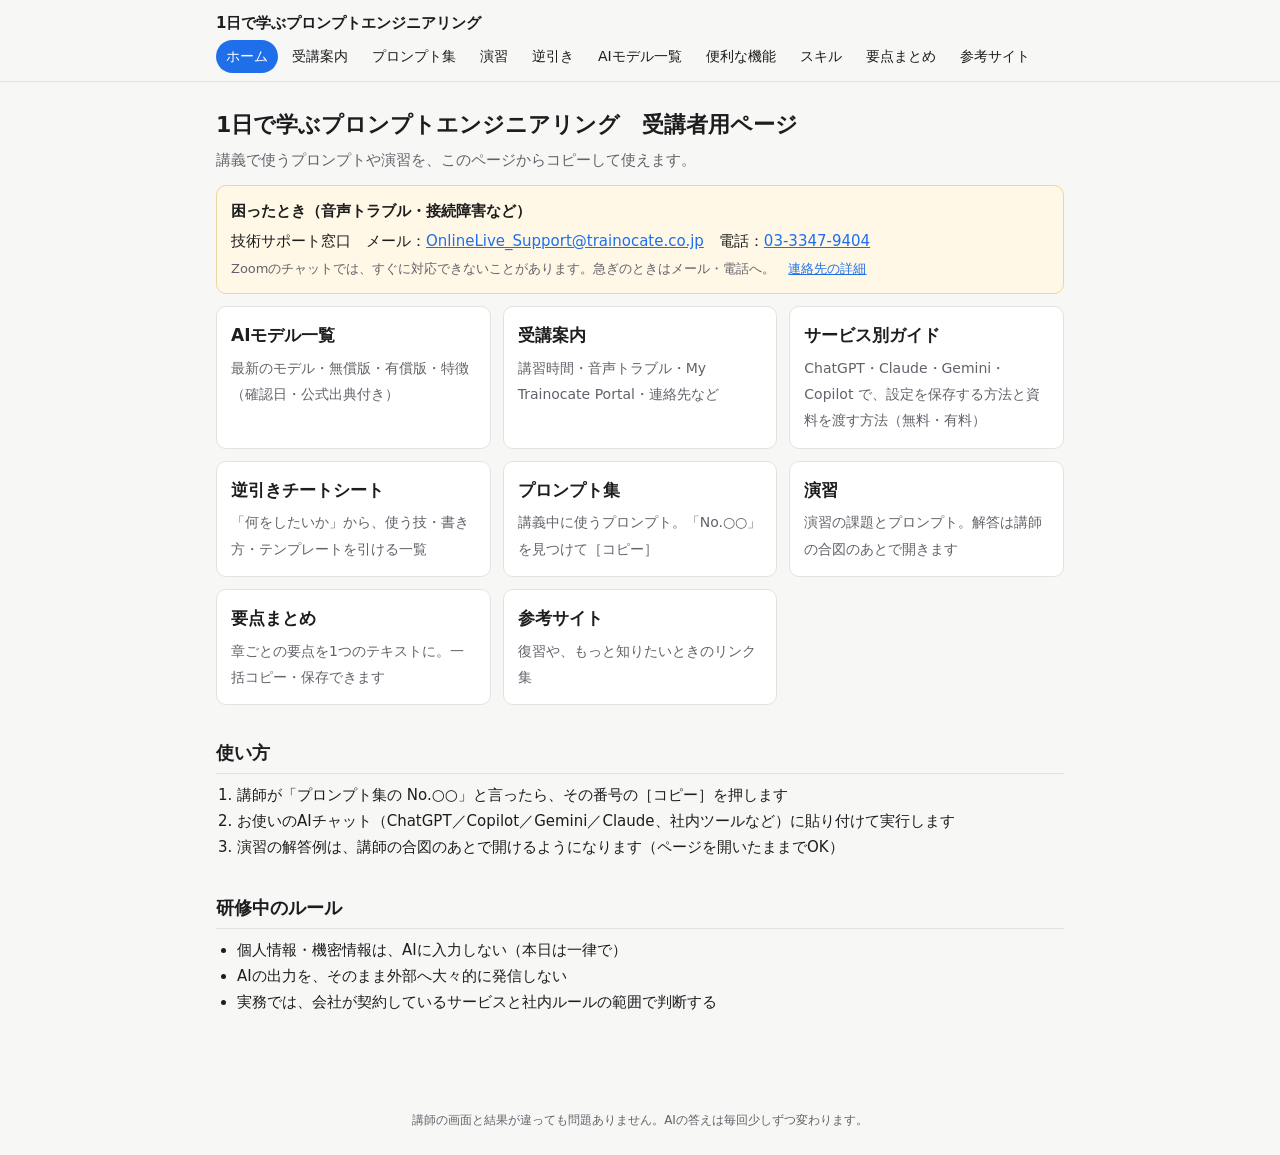
<file: docs/index.html>
<!DOCTYPE html>
<html lang="ja">
<head>
<meta charset="utf-8">
<meta name="viewport" content="width=device-width, initial-scale=1">
<title>1日で学ぶプロンプトエンジニアリング　受講者用ページ</title>
<meta name="description" content="1日で学ぶプロンプトエンジニアリング 受講者用ページ">
<meta name="release-source" content="https://api.github.com/repos/trainocateteacher-stack/prompt-engineering-1day/contents/release.json https://raw.githubusercontent.com/trainocateteacher-stack/prompt-engineering-1day/main/release.json">
<link rel="stylesheet" href="assets/style.css">
</head>
<body>
<header class="site-head"><div class="wrap">
<a class="brand" href="index.html">1日で学ぶプロンプトエンジニアリング</a>
<nav class="nav"><a href="index.html" aria-current=page>ホーム</a><a href="guide.html">受講案内</a><a href="prompts.html">プロンプト集</a><a href="exercises.html">演習</a><a href="cheatsheet.html">逆引き</a><a href="models.html">AIモデル一覧</a><a href="services.html">便利な機能</a><a href="skills.html">スキル</a><a href="summary.html">要点まとめ</a><a href="references.html">参考サイト</a></nav>
</div></header>
<main><div class="wrap">
<h1>1日で学ぶプロンプトエンジニアリング　受講者用ページ</h1><p class="lead">講義で使うプロンプトや演習を、このページからコピーして使えます。</p><div class="card alert"><div class="ttl">困ったとき（音声トラブル・接続障害など）</div><p style="margin:4px 0">技術サポート窓口　メール：<a href="mailto:OnlineLive_Support@trainocate.co.jp">OnlineLive_Support@trainocate.co.jp</a>　電話：<a href="tel:0333479404">03-3347-9404</a></p><p class="sub" style="margin:0">Zoomのチャットでは、すぐに対応できないことがあります。急ぎのときはメール・電話へ。　<a href="guide.html#contact">連絡先の詳細</a></p></div><div class="grid"><a class="tile" href="models.html"><b>AIモデル一覧</b><span>最新のモデル・無償版・有償版・特徴（確認日・公式出典付き）</span></a><a class="tile" href="guide.html"><b>受講案内</b><span>講習時間・音声トラブル・My Trainocate Portal・連絡先など</span></a><a class="tile" href="services.html"><b>サービス別ガイド</b><span>ChatGPT・Claude・Gemini・Copilot で、設定を保存する方法と資料を渡す方法（無料・有料）</span></a><a class="tile" href="cheatsheet.html"><b>逆引きチートシート</b><span>「何をしたいか」から、使う技・書き方・テンプレートを引ける一覧</span></a><a class="tile" href="prompts.html"><b>プロンプト集</b><span>講義中に使うプロンプト。「No.○○」を見つけて［コピー］</span></a><a class="tile" href="exercises.html"><b>演習</b><span>演習の課題とプロンプト。解答は講師の合図のあとで開きます</span></a><a class="tile" href="summary.html"><b>要点まとめ</b><span>章ごとの要点を1つのテキストに。一括コピー・保存できます</span></a><a class="tile" href="references.html"><b>参考サイト</b><span>復習や、もっと知りたいときのリンク集</span></a></div><h2>使い方</h2>
<ol class="steps">
<li>講師が「プロンプト集の No.○○」と言ったら、その番号の［コピー］を押します</li>
<li>お使いのAIチャット（ChatGPT／Copilot／Gemini／Claude、社内ツールなど）に貼り付けて実行します</li>
<li>演習の解答例は、講師の合図のあとで開けるようになります（ページを開いたままでOK）</li>
</ol>
<h2>研修中のルール</h2>
<ul class="steps">
<li>個人情報・機密情報は、AIに入力しない（本日は一律で）</li>
<li>AIの出力を、そのまま外部へ大々的に発信しない</li>
<li>実務では、会社が契約しているサービスと社内ルールの範囲で判断する</li>
</ul>
</div></main>
<footer class="foot">講師の画面と結果が違っても問題ありません。AIの答えは毎回少しずつ変わります。</footer>
<script src="assets/app.js"></script>
</body>
</html>
</file>
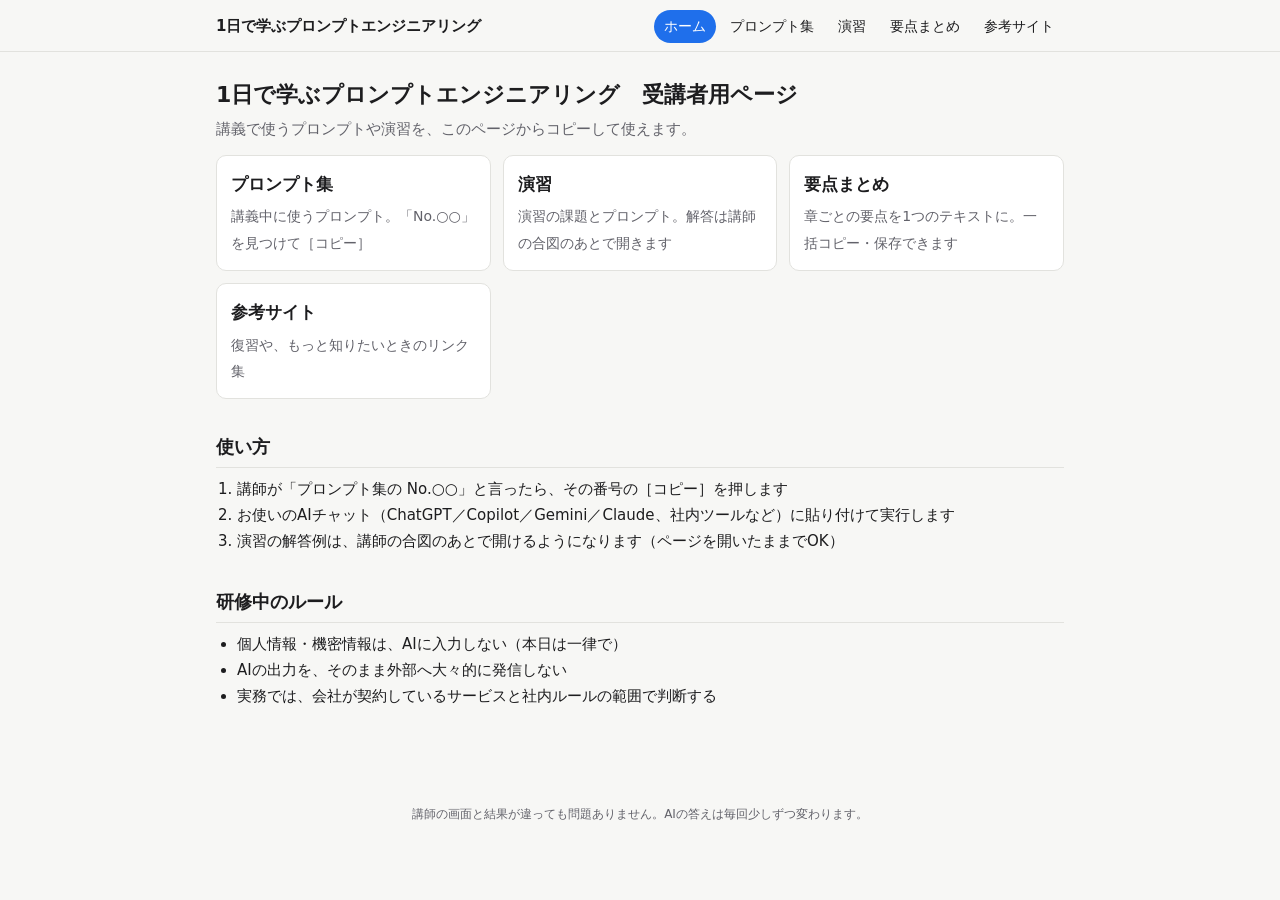
<file: site/index.html>
<!DOCTYPE html>
<html lang="ja">
<head>
<meta charset="utf-8">
<meta name="viewport" content="width=device-width, initial-scale=1">
<title>1日で学ぶプロンプトエンジニアリング　受講者用ページ</title>
<meta name="description" content="1日で学ぶプロンプトエンジニアリング 受講者用ページ">
<meta name="release-source" content="https://api.github.com/repos/umeharatakahito/prompt-engineering-1day/contents/release.json release.json">
<link rel="stylesheet" href="assets/style.css">
</head>
<body>
<header class="site-head"><div class="wrap">
<a class="brand" href="index.html">1日で学ぶプロンプトエンジニアリング</a>
<nav class="nav"><a href="index.html" aria-current=page>ホーム</a><a href="prompts.html">プロンプト集</a><a href="exercises.html">演習</a><a href="summary.html">要点まとめ</a><a href="references.html">参考サイト</a></nav>
</div></header>
<main><div class="wrap">
<h1>1日で学ぶプロンプトエンジニアリング　受講者用ページ</h1><p class="lead">講義で使うプロンプトや演習を、このページからコピーして使えます。</p><div class="grid"><a class="tile" href="prompts.html"><b>プロンプト集</b><span>講義中に使うプロンプト。「No.○○」を見つけて［コピー］</span></a><a class="tile" href="exercises.html"><b>演習</b><span>演習の課題とプロンプト。解答は講師の合図のあとで開きます</span></a><a class="tile" href="summary.html"><b>要点まとめ</b><span>章ごとの要点を1つのテキストに。一括コピー・保存できます</span></a><a class="tile" href="references.html"><b>参考サイト</b><span>復習や、もっと知りたいときのリンク集</span></a></div><h2>使い方</h2>
<ol class="steps">
<li>講師が「プロンプト集の No.○○」と言ったら、その番号の［コピー］を押します</li>
<li>お使いのAIチャット（ChatGPT／Copilot／Gemini／Claude、社内ツールなど）に貼り付けて実行します</li>
<li>演習の解答例は、講師の合図のあとで開けるようになります（ページを開いたままでOK）</li>
</ol>
<h2>研修中のルール</h2>
<ul class="steps">
<li>個人情報・機密情報は、AIに入力しない（本日は一律で）</li>
<li>AIの出力を、そのまま外部へ大々的に発信しない</li>
<li>実務では、会社が契約しているサービスと社内ルールの範囲で判断する</li>
</ul>
</div></main>
<footer class="foot">講師の画面と結果が違っても問題ありません。AIの答えは毎回少しずつ変わります。</footer>
<script src="assets/app.js"></script>
</body>
</html>
</file>
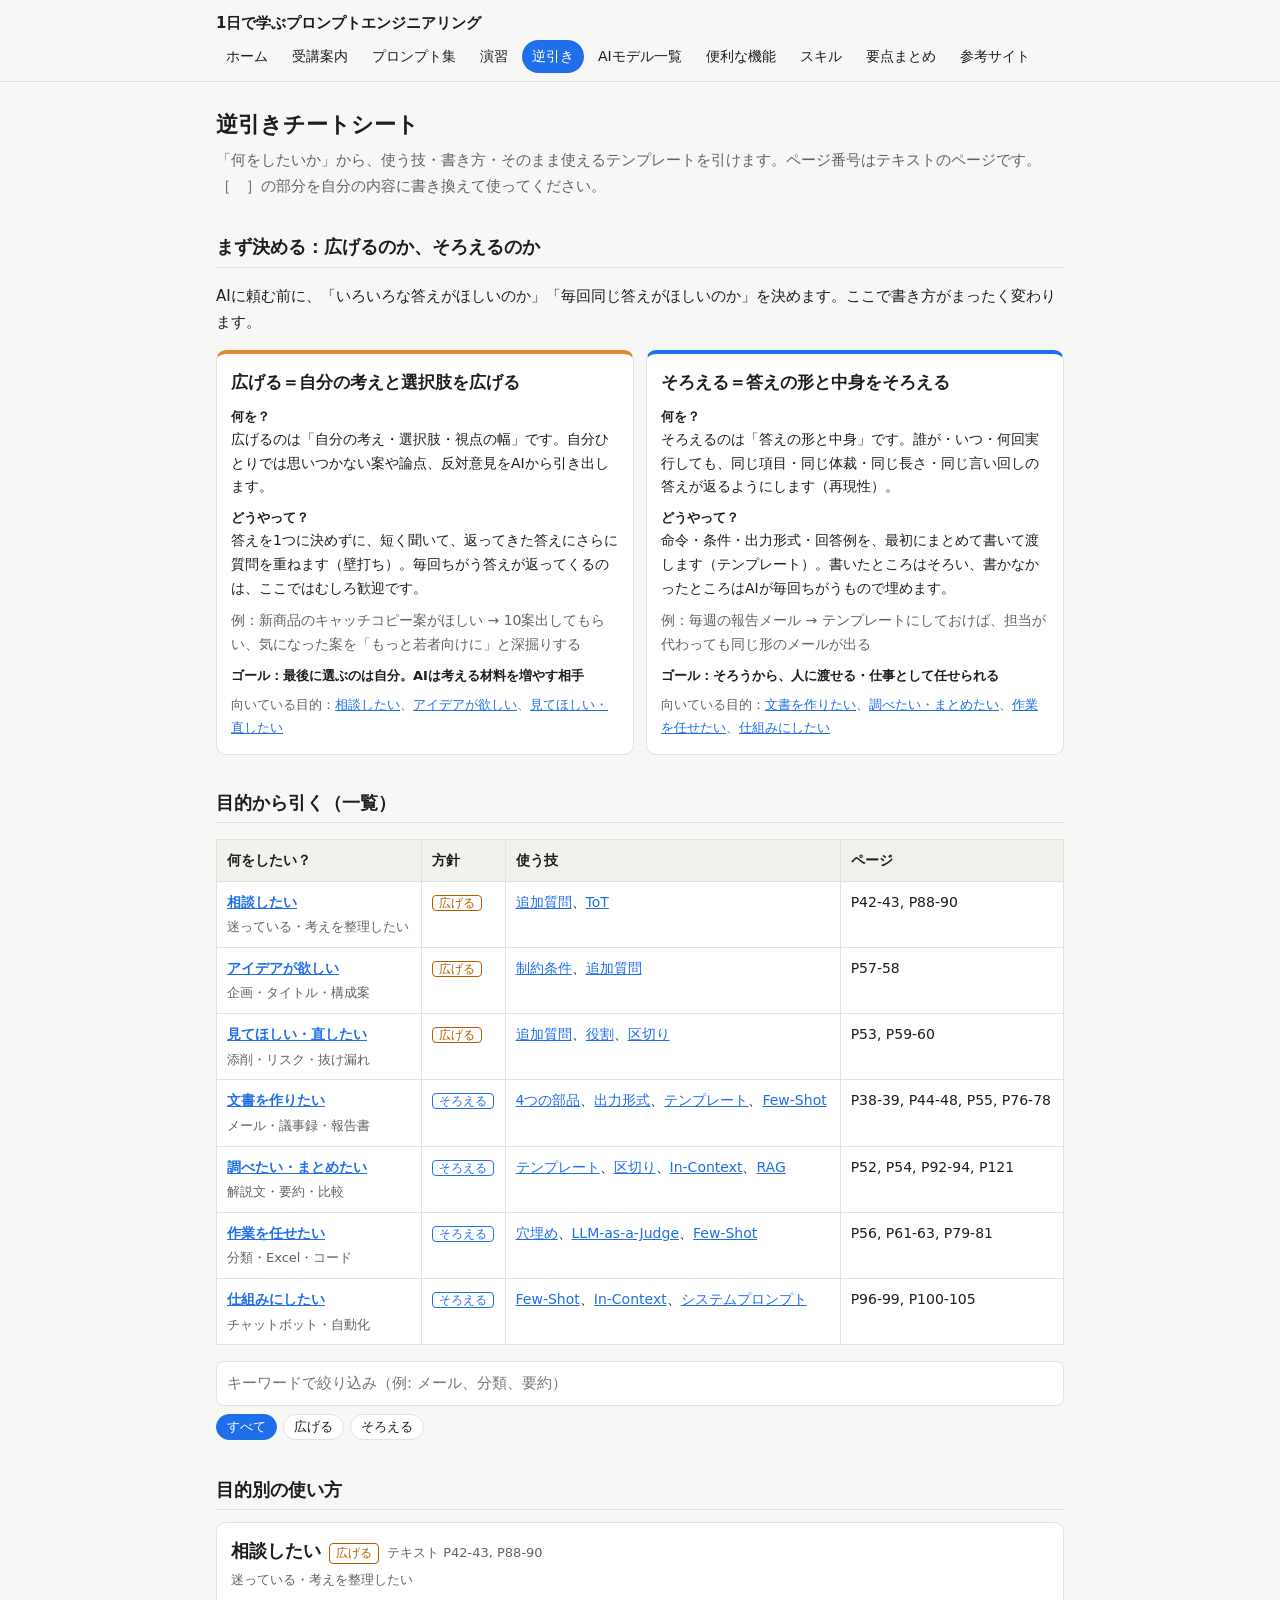
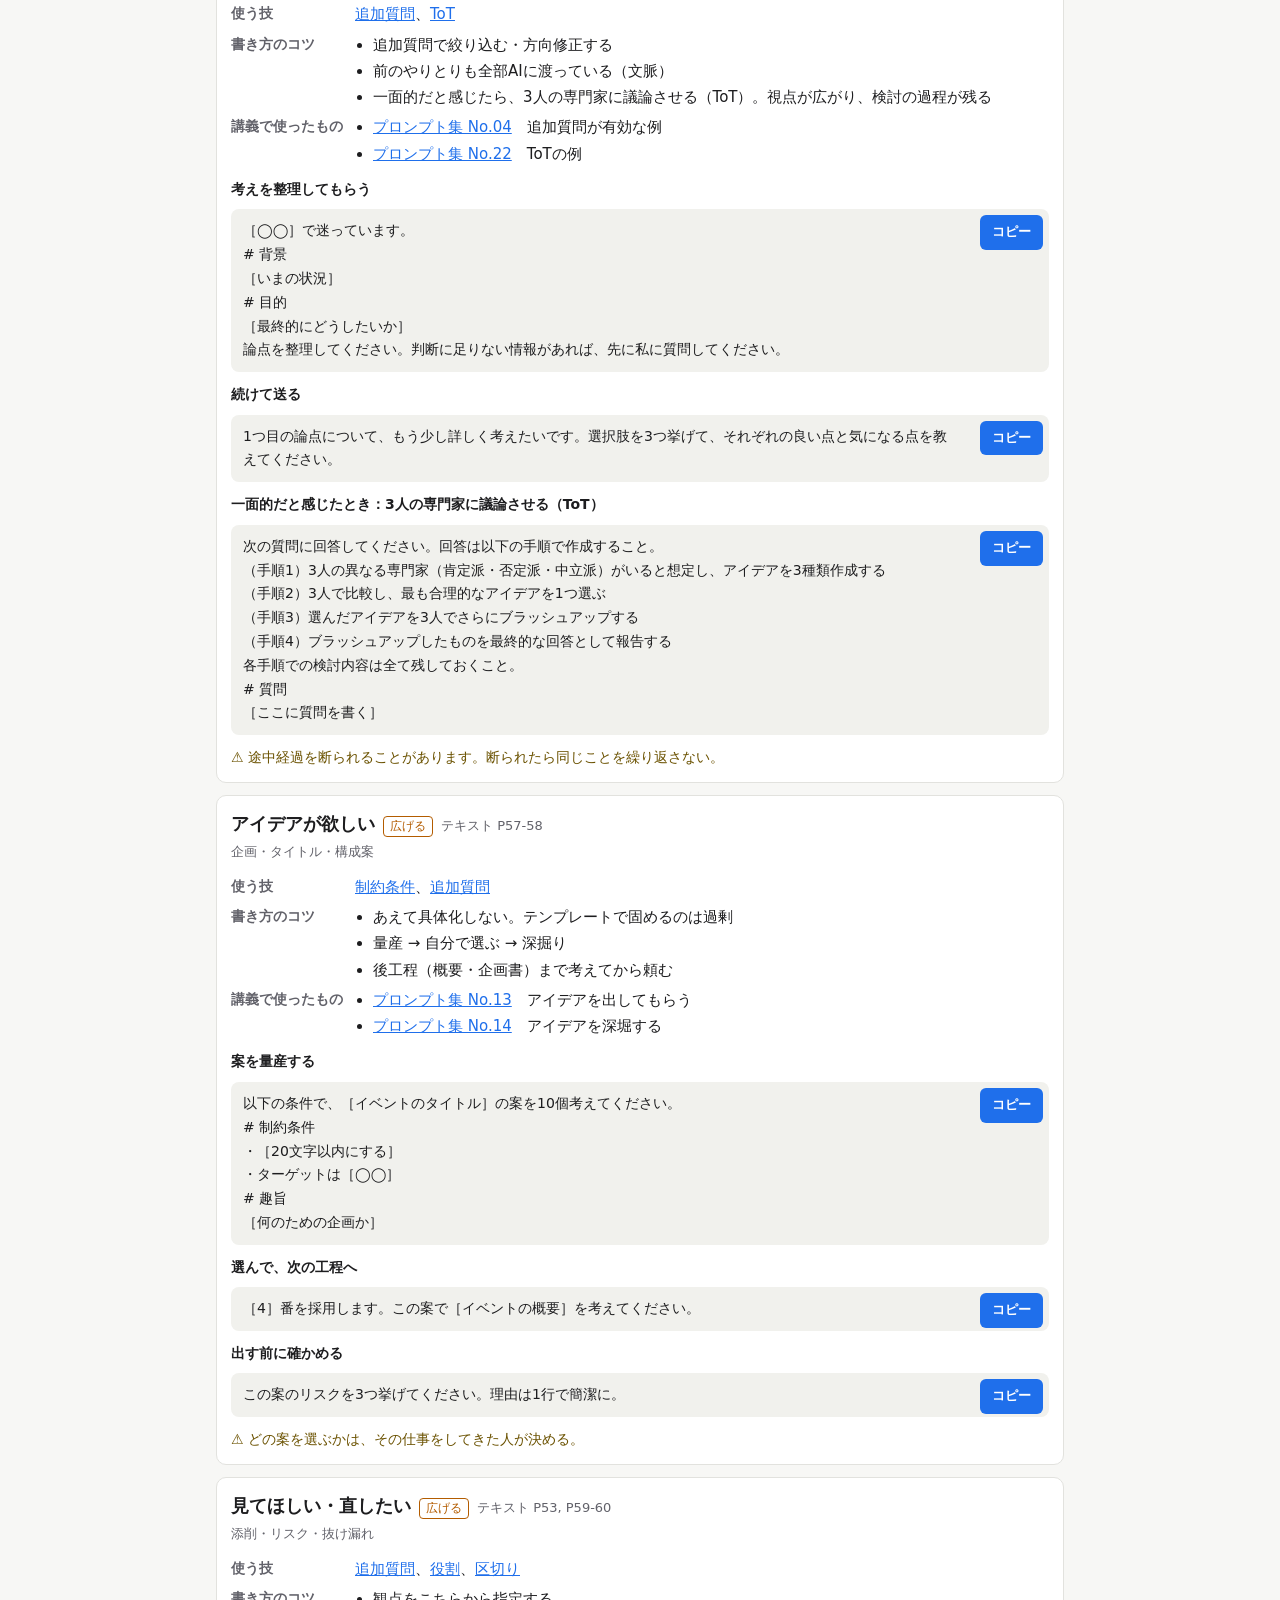
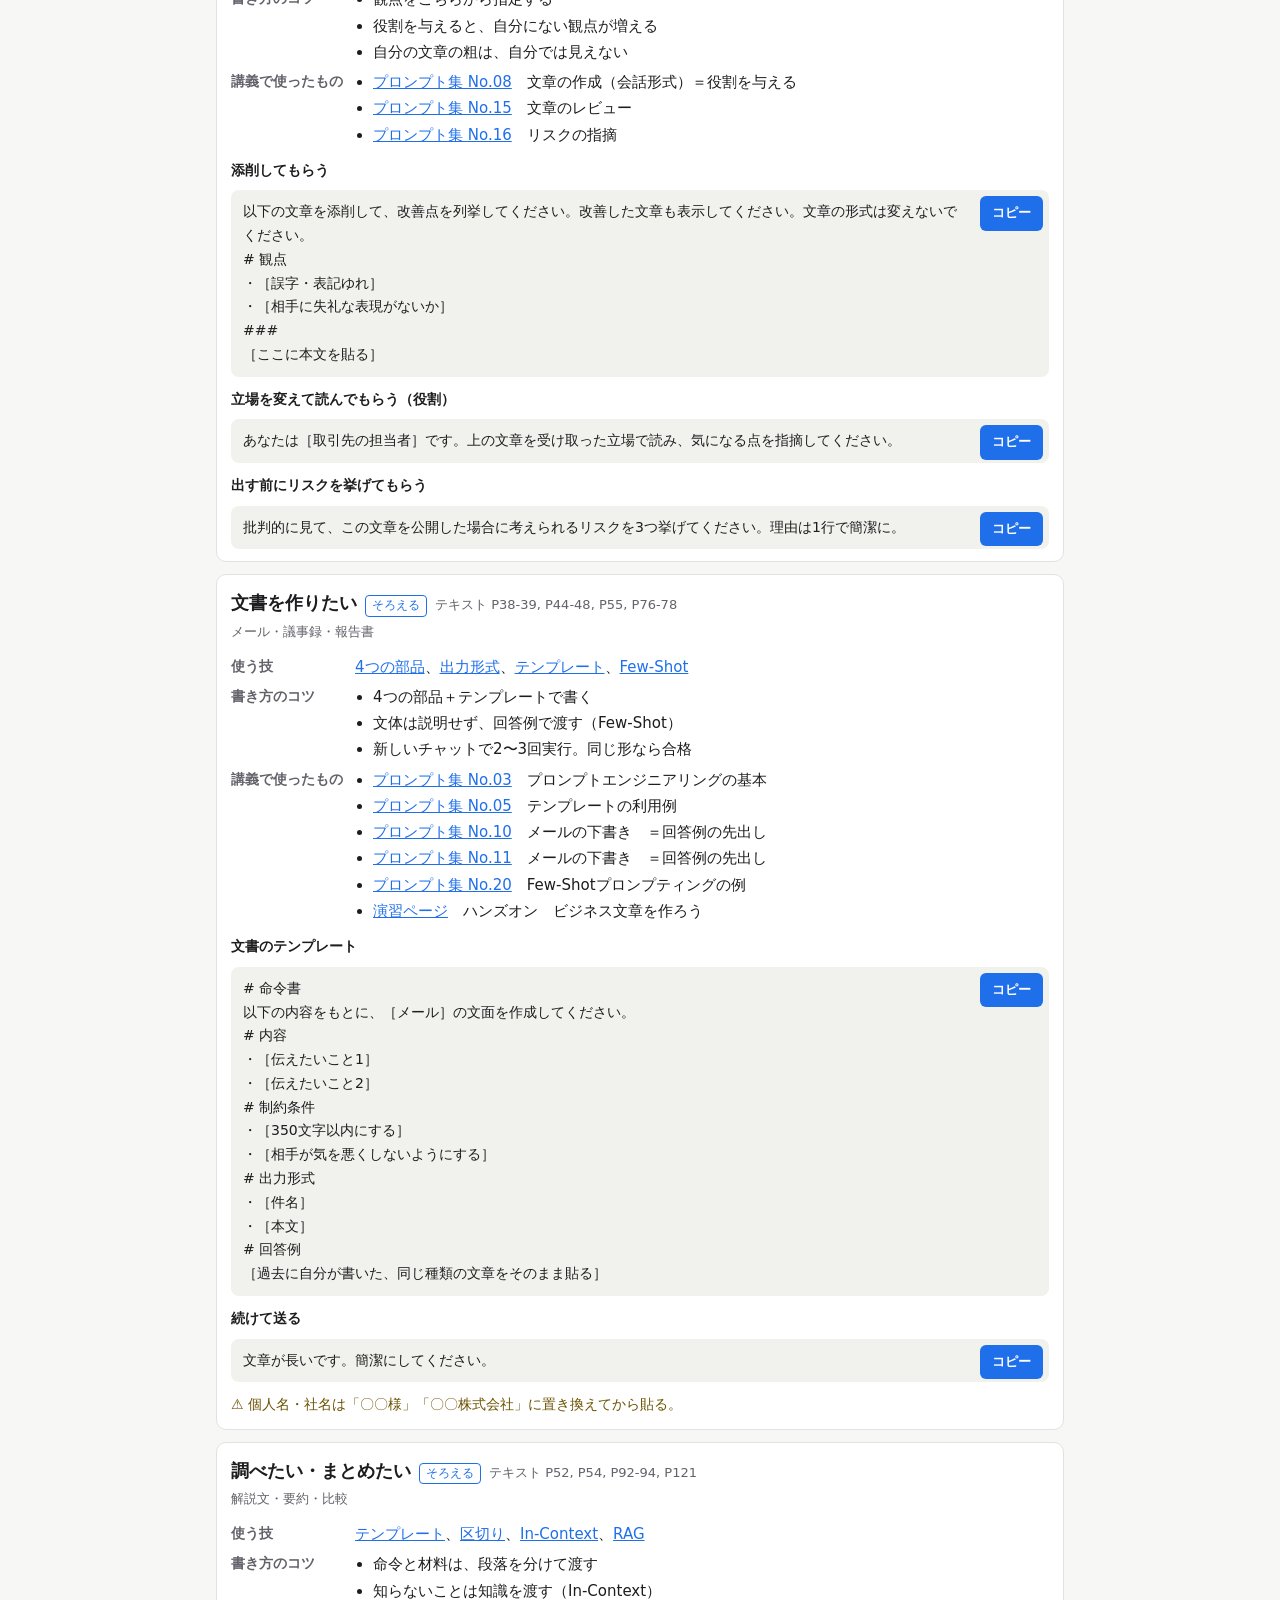
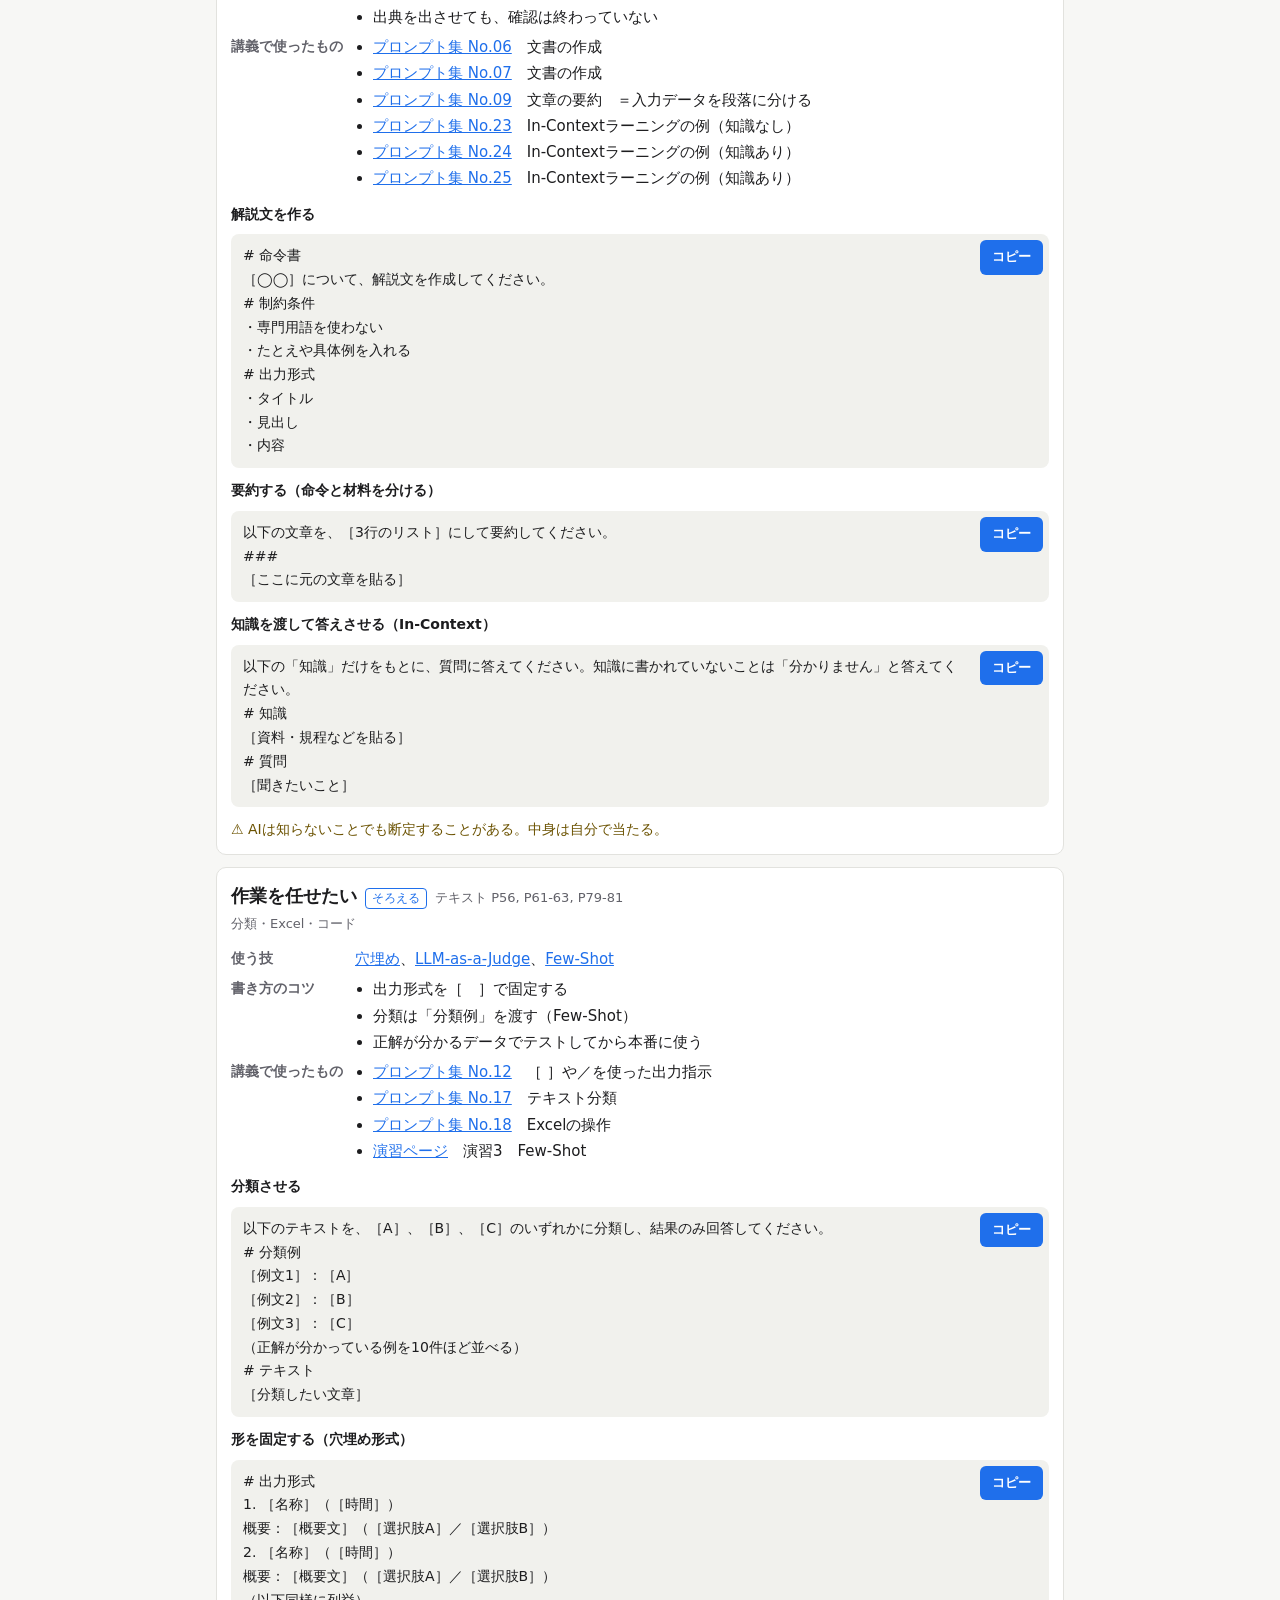
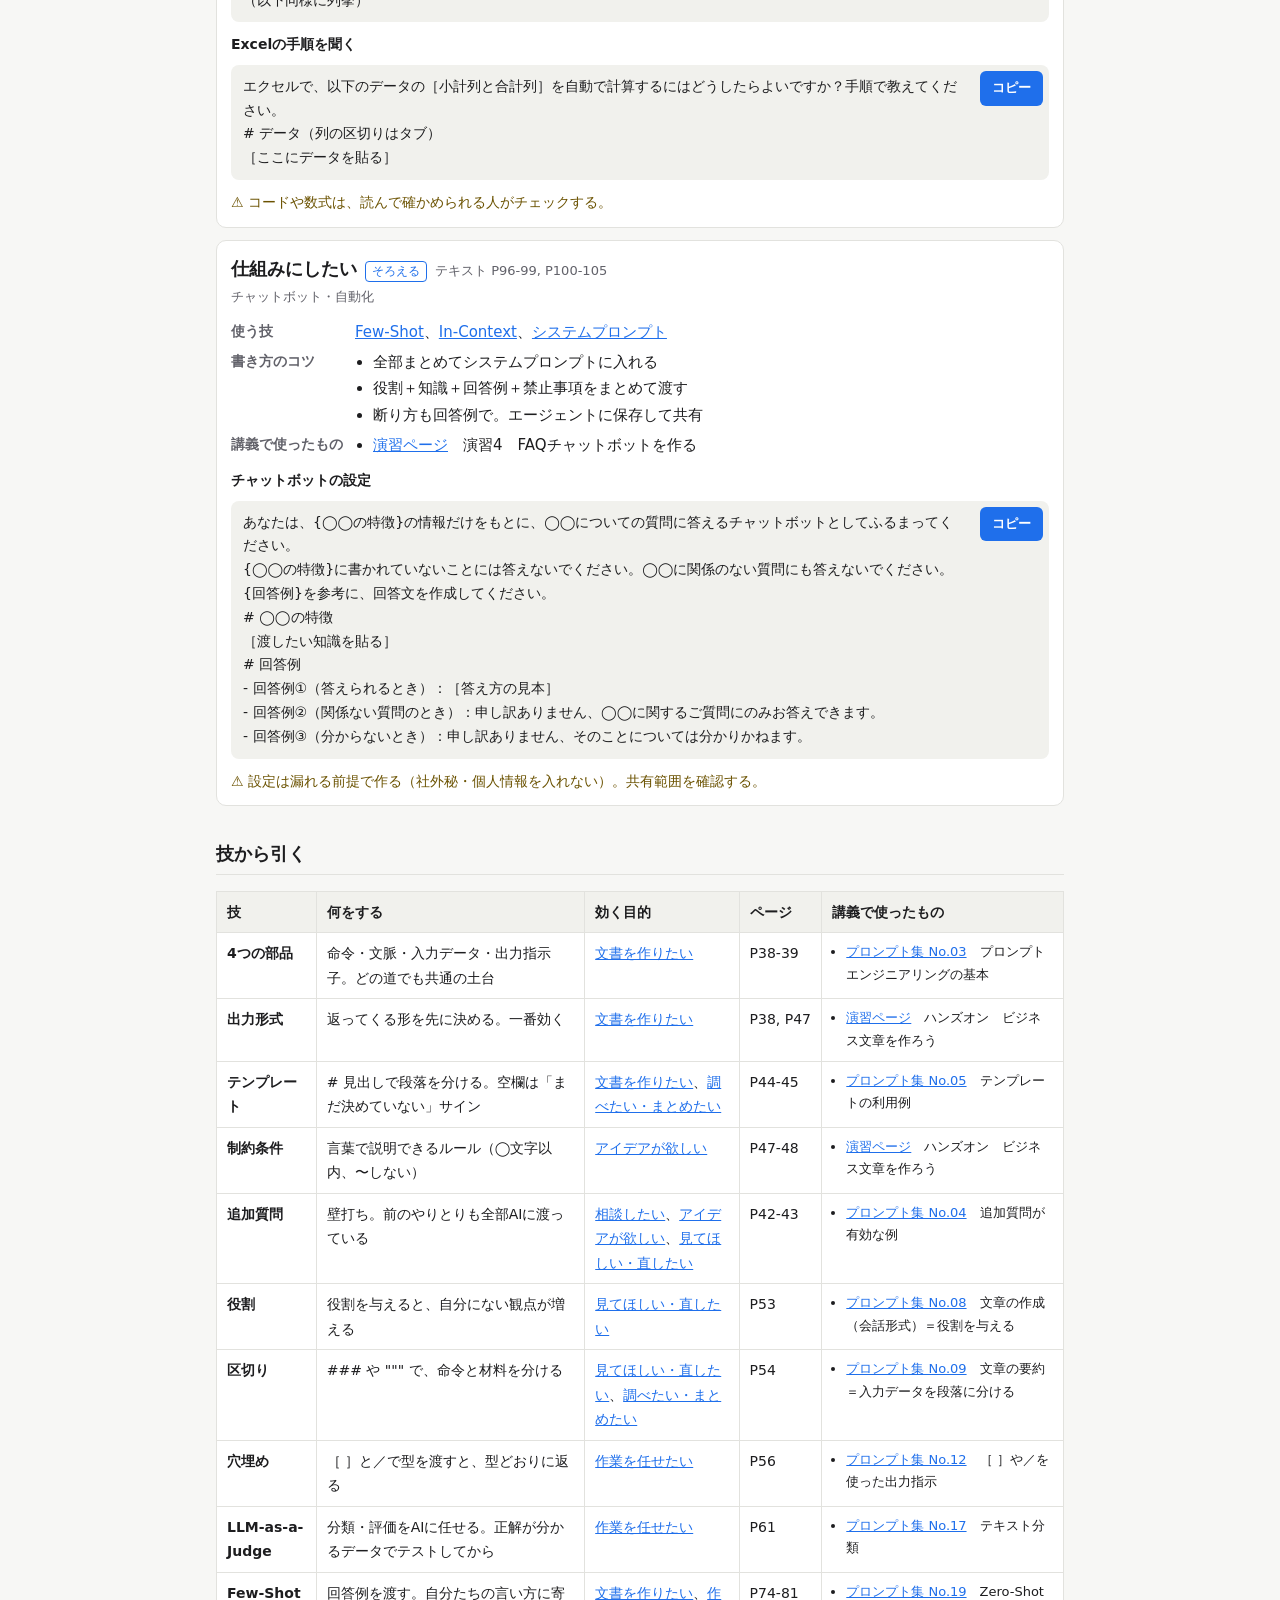
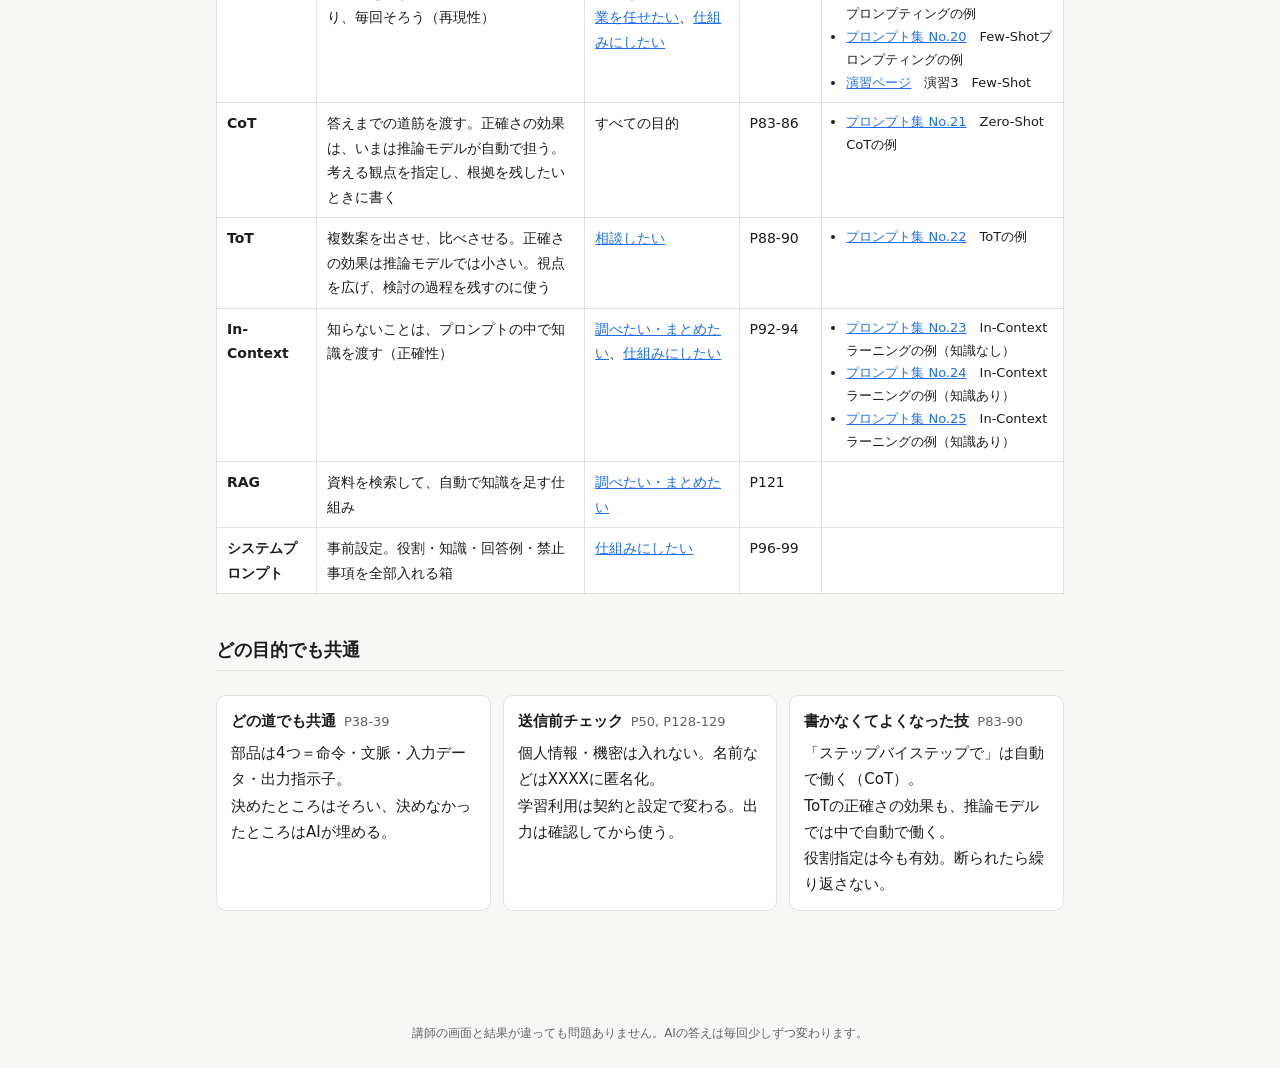
<file: docs/cheatsheet.html>
<!DOCTYPE html>
<html lang="ja">
<head>
<meta charset="utf-8">
<meta name="viewport" content="width=device-width, initial-scale=1">
<title>逆引きチートシート｜1日で学ぶプロンプトエンジニアリング</title>
<meta name="description" content="目的から、プロンプトの技・書き方・テンプレート・テキストのページを逆引きできる一覧">
<meta name="release-source" content="https://api.github.com/repos/trainocateteacher-stack/prompt-engineering-1day/contents/release.json https://raw.githubusercontent.com/trainocateteacher-stack/prompt-engineering-1day/main/release.json">
<link rel="stylesheet" href="assets/style.css">
</head>
<body>
<header class="site-head"><div class="wrap">
<a class="brand" href="index.html">1日で学ぶプロンプトエンジニアリング</a>
<nav class="nav"><a href="index.html">ホーム</a><a href="guide.html">受講案内</a><a href="prompts.html">プロンプト集</a><a href="exercises.html">演習</a><a href="cheatsheet.html" aria-current=page>逆引き</a><a href="models.html">AIモデル一覧</a><a href="services.html">便利な機能</a><a href="skills.html">スキル</a><a href="summary.html">要点まとめ</a><a href="references.html">参考サイト</a></nav>
</div></header>
<main><div class="wrap">
<h1>逆引きチートシート</h1><p class="lead">「何をしたいか」から、使う技・書き方・そのまま使えるテンプレートを引けます。ページ番号はテキストのページです。［　］の部分を自分の内容に書き換えて使ってください。</p><h2>まず決める：広げるのか、そろえるのか</h2><p>AIに頼む前に、「いろいろな答えがほしいのか」「毎回同じ答えがほしいのか」を決めます。ここで書き方がまったく変わります。</p><div class="grid"><div class="tile mode-wide"><b>広げる＝自分の考えと選択肢を広げる</b><p class="mode-p"><strong>何を？</strong>広げるのは「自分の考え・選択肢・視点の幅」です。自分ひとりでは思いつかない案や論点、反対意見をAIから引き出します。</p><p class="mode-p"><strong>どうやって？</strong>答えを1つに決めずに、短く聞いて、返ってきた答えにさらに質問を重ねます（壁打ち）。毎回ちがう答えが返ってくるのは、ここではむしろ歓迎です。</p><p class="mode-p sub">例：新商品のキャッチコピー案がほしい → 10案出してもらい、気になった案を「もっと若者向けに」と深掘りする</p><p class="mode-p"><strong>ゴール：最後に選ぶのは自分。AIは考える材料を増やす相手</strong></p><div class="sub" style="margin-top:6px">向いている目的：<a href="#consult">相談したい</a>、<a href="#idea">アイデアが欲しい</a>、<a href="#review">見てほしい・直したい</a></div></div><div class="tile mode-same"><b>そろえる＝答えの形と中身をそろえる</b><p class="mode-p"><strong>何を？</strong>そろえるのは「答えの形と中身」です。誰が・いつ・何回実行しても、同じ項目・同じ体裁・同じ長さ・同じ言い回しの答えが返るようにします（再現性）。</p><p class="mode-p"><strong>どうやって？</strong>命令・条件・出力形式・回答例を、最初にまとめて書いて渡します（テンプレート）。書いたところはそろい、書かなかったところはAIが毎回ちがうもので埋めます。</p><p class="mode-p sub">例：毎週の報告メール → テンプレートにしておけば、担当が代わっても同じ形のメールが出る</p><p class="mode-p"><strong>ゴール：そろうから、人に渡せる・仕事として任せられる</strong></p><div class="sub" style="margin-top:6px">向いている目的：<a href="#write">文書を作りたい</a>、<a href="#research">調べたい・まとめたい</a>、<a href="#task">作業を任せたい</a>、<a href="#system">仕組みにしたい</a></div></div></div><h2>目的から引く（一覧）</h2><div class="tbl-wrap"><table class="tbl idx"><thead><tr><th>何をしたい？</th><th>方針</th><th>使う技</th><th>ページ</th></tr></thead><tbody><tr><td><a href="#consult"><b>相談したい</b></a><br><span class="sub">迷っている・考えを整理したい</span></td><td data-l="方針"><span class="tag mode-tag-wide">広げる</span></td><td data-l="使う技"><a href="#skill-4">追加質問</a>、<a href="#skill-11">ToT</a></td><td data-l="ページ" class="nowrap">P42-43, P88-90</td></tr><tr><td><a href="#idea"><b>アイデアが欲しい</b></a><br><span class="sub">企画・タイトル・構成案</span></td><td data-l="方針"><span class="tag mode-tag-wide">広げる</span></td><td data-l="使う技"><a href="#skill-3">制約条件</a>、<a href="#skill-4">追加質問</a></td><td data-l="ページ" class="nowrap">P57-58</td></tr><tr><td><a href="#review"><b>見てほしい・直したい</b></a><br><span class="sub">添削・リスク・抜け漏れ</span></td><td data-l="方針"><span class="tag mode-tag-wide">広げる</span></td><td data-l="使う技"><a href="#skill-4">追加質問</a>、<a href="#skill-5">役割</a>、<a href="#skill-6">区切り</a></td><td data-l="ページ" class="nowrap">P53, P59-60</td></tr><tr><td><a href="#write"><b>文書を作りたい</b></a><br><span class="sub">メール・議事録・報告書</span></td><td data-l="方針"><span class="tag mode-tag-same">そろえる</span></td><td data-l="使う技"><a href="#skill-0">4つの部品</a>、<a href="#skill-1">出力形式</a>、<a href="#skill-2">テンプレート</a>、<a href="#skill-9">Few-Shot</a></td><td data-l="ページ" class="nowrap">P38-39, P44-48, P55, P76-78</td></tr><tr><td><a href="#research"><b>調べたい・まとめたい</b></a><br><span class="sub">解説文・要約・比較</span></td><td data-l="方針"><span class="tag mode-tag-same">そろえる</span></td><td data-l="使う技"><a href="#skill-2">テンプレート</a>、<a href="#skill-6">区切り</a>、<a href="#skill-12">In-Context</a>、<a href="#skill-13">RAG</a></td><td data-l="ページ" class="nowrap">P52, P54, P92-94, P121</td></tr><tr><td><a href="#task"><b>作業を任せたい</b></a><br><span class="sub">分類・Excel・コード</span></td><td data-l="方針"><span class="tag mode-tag-same">そろえる</span></td><td data-l="使う技"><a href="#skill-7">穴埋め</a>、<a href="#skill-8">LLM-as-a-Judge</a>、<a href="#skill-9">Few-Shot</a></td><td data-l="ページ" class="nowrap">P56, P61-63, P79-81</td></tr><tr><td><a href="#system"><b>仕組みにしたい</b></a><br><span class="sub">チャットボット・自動化</span></td><td data-l="方針"><span class="tag mode-tag-same">そろえる</span></td><td data-l="使う技"><a href="#skill-9">Few-Shot</a>、<a href="#skill-12">In-Context</a>、<a href="#skill-14">システムプロンプト</a></td><td data-l="ページ" class="nowrap">P96-99, P100-105</td></tr></tbody></table></div><div class="toolbar"><input type="search" id="q" placeholder="キーワードで絞り込み（例: メール、分類、要約）" aria-label="検索"></div><div class="chips"><button class="chip" type="button" aria-pressed="true" data-ch="">すべて</button><button class="chip" type="button" aria-pressed="false" data-ch="広げる">広げる</button><button class="chip" type="button" aria-pressed="false" data-ch="そろえる">そろえる</button></div><section data-filter-group><h2>目的別の使い方</h2><section class="card purpose" id="consult" data-filter-item data-no="0" data-ch="広げる" data-search="相談したい 迷っている・考えを整理したい 追加質問 tot 追加質問で絞り込む・方向修正する 前のやりとりも全部aiに渡っている（文脈） 一面的だと感じたら、3人の専門家に議論させる（tot）。視点が広がり、検討の過程が残る ［◯◯］で迷っています。
# 背景
［いまの状況］
# 目的
［最終的にどうしたいか］
論点を整理してください。判断に足りない情報があれば、先に私に質問してください。 1つ目の論点について、もう少し詳しく考えたいです。選択肢を3つ挙げて、それぞれの良い点と気になる点を教えてください。 次の質問に回答してください。回答は以下の手順で作成すること。
（手順1）3人の異なる専門家（肯定派・否定派・中立派）がいると想定し、アイデアを3種類作成する
（手順2）3人で比較し、最も合理的なアイデアを1つ選ぶ
（手順3）選んだアイデアを3人でさらにブラッシュアップする
（手順4）ブラッシュアップしたものを最終的な回答として報告する
各手順での検討内容は全て残しておくこと。
# 質問
［ここに質問を書く］ 考えを整理してもらう 続けて送る 一面的だと感じたとき：3人の専門家に議論させる（tot）"><div class="meta"><span class="ttl" style="font-size:18px">相談したい</span><span class="tag mode-tag-wide">広げる</span><span class="pg">テキスト P42-43, P88-90</span></div><div class="sub">迷っている・考えを整理したい</div><dl class="kv"><dt>使う技</dt><dd><a href="#skill-4">追加質問</a>、<a href="#skill-11">ToT</a></dd><dt>書き方のコツ</dt><dd><ul><li>追加質問で絞り込む・方向修正する</li><li>前のやりとりも全部AIに渡っている（文脈）</li><li>一面的だと感じたら、3人の専門家に議論させる（ToT）。視点が広がり、検討の過程が残る</li></ul></dd><dt>講義で使ったもの</dt><dd><ul><li><a href="prompts.html#n4">プロンプト集 No.04</a>　追加質問が有効な例</li><li><a href="prompts.html#n22">プロンプト集 No.22</a>　ToTの例</li></ul></dd></dl><div class="tpl"><div class="tpl-name">考えを整理してもらう</div><div class="box"><pre>［◯◯］で迷っています。
# 背景
［いまの状況］
# 目的
［最終的にどうしたいか］
論点を整理してください。判断に足りない情報があれば、先に私に質問してください。</pre><button class="copy" type="button">コピー</button></div></div><div class="tpl"><div class="tpl-name">続けて送る</div><div class="box"><pre>1つ目の論点について、もう少し詳しく考えたいです。選択肢を3つ挙げて、それぞれの良い点と気になる点を教えてください。</pre><button class="copy" type="button">コピー</button></div></div><div class="tpl"><div class="tpl-name">一面的だと感じたとき：3人の専門家に議論させる（ToT）</div><div class="box"><pre>次の質問に回答してください。回答は以下の手順で作成すること。
（手順1）3人の異なる専門家（肯定派・否定派・中立派）がいると想定し、アイデアを3種類作成する
（手順2）3人で比較し、最も合理的なアイデアを1つ選ぶ
（手順3）選んだアイデアを3人でさらにブラッシュアップする
（手順4）ブラッシュアップしたものを最終的な回答として報告する
各手順での検討内容は全て残しておくこと。
# 質問
［ここに質問を書く］</pre><button class="copy" type="button">コピー</button></div></div><p class="caution">⚠ 途中経過を断られることがあります。断られたら同じことを繰り返さない。</p></section><section class="card purpose" id="idea" data-filter-item data-no="0" data-ch="広げる" data-search="アイデアが欲しい 企画・タイトル・構成案 追加質問 制約条件 あえて具体化しない。テンプレートで固めるのは過剰 量産 → 自分で選ぶ → 深掘り 後工程（概要・企画書）まで考えてから頼む 以下の条件で、［イベントのタイトル］の案を10個考えてください。
# 制約条件
・［20文字以内にする］
・ターゲットは［◯◯］
# 趣旨
［何のための企画か］ ［4］番を採用します。この案で［イベントの概要］を考えてください。 この案のリスクを3つ挙げてください。理由は1行で簡潔に。 案を量産する 選んで、次の工程へ 出す前に確かめる"><div class="meta"><span class="ttl" style="font-size:18px">アイデアが欲しい</span><span class="tag mode-tag-wide">広げる</span><span class="pg">テキスト P57-58</span></div><div class="sub">企画・タイトル・構成案</div><dl class="kv"><dt>使う技</dt><dd><a href="#skill-3">制約条件</a>、<a href="#skill-4">追加質問</a></dd><dt>書き方のコツ</dt><dd><ul><li>あえて具体化しない。テンプレートで固めるのは過剰</li><li>量産 → 自分で選ぶ → 深掘り</li><li>後工程（概要・企画書）まで考えてから頼む</li></ul></dd><dt>講義で使ったもの</dt><dd><ul><li><a href="prompts.html#n13">プロンプト集 No.13</a>　アイデアを出してもらう</li><li><a href="prompts.html#n14">プロンプト集 No.14</a>　アイデアを深堀する</li></ul></dd></dl><div class="tpl"><div class="tpl-name">案を量産する</div><div class="box"><pre>以下の条件で、［イベントのタイトル］の案を10個考えてください。
# 制約条件
・［20文字以内にする］
・ターゲットは［◯◯］
# 趣旨
［何のための企画か］</pre><button class="copy" type="button">コピー</button></div></div><div class="tpl"><div class="tpl-name">選んで、次の工程へ</div><div class="box"><pre>［4］番を採用します。この案で［イベントの概要］を考えてください。</pre><button class="copy" type="button">コピー</button></div></div><div class="tpl"><div class="tpl-name">出す前に確かめる</div><div class="box"><pre>この案のリスクを3つ挙げてください。理由は1行で簡潔に。</pre><button class="copy" type="button">コピー</button></div></div><p class="caution">⚠ どの案を選ぶかは、その仕事をしてきた人が決める。</p></section><section class="card purpose" id="review" data-filter-item data-no="0" data-ch="広げる" data-search="見てほしい・直したい 添削・リスク・抜け漏れ 役割 区切り 追加質問 観点をこちらから指定する 役割を与えると、自分にない観点が増える 自分の文章の粗は、自分では見えない 以下の文章を添削して、改善点を列挙してください。改善した文章も表示してください。文章の形式は変えないでください。
# 観点
・［誤字・表記ゆれ］
・［相手に失礼な表現がないか］
###
［ここに本文を貼る］ あなたは［取引先の担当者］です。上の文章を受け取った立場で読み、気になる点を指摘してください。 批判的に見て、この文章を公開した場合に考えられるリスクを3つ挙げてください。理由は1行で簡潔に。 添削してもらう 立場を変えて読んでもらう（役割） 出す前にリスクを挙げてもらう"><div class="meta"><span class="ttl" style="font-size:18px">見てほしい・直したい</span><span class="tag mode-tag-wide">広げる</span><span class="pg">テキスト P53, P59-60</span></div><div class="sub">添削・リスク・抜け漏れ</div><dl class="kv"><dt>使う技</dt><dd><a href="#skill-4">追加質問</a>、<a href="#skill-5">役割</a>、<a href="#skill-6">区切り</a></dd><dt>書き方のコツ</dt><dd><ul><li>観点をこちらから指定する</li><li>役割を与えると、自分にない観点が増える</li><li>自分の文章の粗は、自分では見えない</li></ul></dd><dt>講義で使ったもの</dt><dd><ul><li><a href="prompts.html#n8">プロンプト集 No.08</a>　文章の作成（会話形式）＝役割を与える</li><li><a href="prompts.html#n15">プロンプト集 No.15</a>　文章のレビュー</li><li><a href="prompts.html#n16">プロンプト集 No.16</a>　リスクの指摘</li></ul></dd></dl><div class="tpl"><div class="tpl-name">添削してもらう</div><div class="box"><pre>以下の文章を添削して、改善点を列挙してください。改善した文章も表示してください。文章の形式は変えないでください。
# 観点
・［誤字・表記ゆれ］
・［相手に失礼な表現がないか］
###
［ここに本文を貼る］</pre><button class="copy" type="button">コピー</button></div></div><div class="tpl"><div class="tpl-name">立場を変えて読んでもらう（役割）</div><div class="box"><pre>あなたは［取引先の担当者］です。上の文章を受け取った立場で読み、気になる点を指摘してください。</pre><button class="copy" type="button">コピー</button></div></div><div class="tpl"><div class="tpl-name">出す前にリスクを挙げてもらう</div><div class="box"><pre>批判的に見て、この文章を公開した場合に考えられるリスクを3つ挙げてください。理由は1行で簡潔に。</pre><button class="copy" type="button">コピー</button></div></div></section><section class="card purpose" id="write" data-filter-item data-no="0" data-ch="そろえる" data-search="文書を作りたい メール・議事録・報告書 4つの部品 テンプレート 出力形式 few-shot 4つの部品＋テンプレートで書く 文体は説明せず、回答例で渡す（few-shot） 新しいチャットで2〜3回実行。同じ形なら合格 # 命令書
以下の内容をもとに、［メール］の文面を作成してください。
# 内容
・［伝えたいこと1］
・［伝えたいこと2］
# 制約条件
・［350文字以内にする］
・［相手が気を悪くしないようにする］
# 出力形式
・［件名］
・［本文］
# 回答例
［過去に自分が書いた、同じ種類の文章をそのまま貼る］ 文章が長いです。簡潔にしてください。 文書のテンプレート 続けて送る"><div class="meta"><span class="ttl" style="font-size:18px">文書を作りたい</span><span class="tag mode-tag-same">そろえる</span><span class="pg">テキスト P38-39, P44-48, P55, P76-78</span></div><div class="sub">メール・議事録・報告書</div><dl class="kv"><dt>使う技</dt><dd><a href="#skill-0">4つの部品</a>、<a href="#skill-1">出力形式</a>、<a href="#skill-2">テンプレート</a>、<a href="#skill-9">Few-Shot</a></dd><dt>書き方のコツ</dt><dd><ul><li>4つの部品＋テンプレートで書く</li><li>文体は説明せず、回答例で渡す（Few-Shot）</li><li>新しいチャットで2〜3回実行。同じ形なら合格</li></ul></dd><dt>講義で使ったもの</dt><dd><ul><li><a href="prompts.html#n3">プロンプト集 No.03</a>　プロンプトエンジニアリングの基本</li><li><a href="prompts.html#n5">プロンプト集 No.05</a>　テンプレートの利用例</li><li><a href="prompts.html#n10">プロンプト集 No.10</a>　メールの下書き　＝回答例の先出し</li><li><a href="prompts.html#n11">プロンプト集 No.11</a>　メールの下書き　＝回答例の先出し</li><li><a href="prompts.html#n20">プロンプト集 No.20</a>　Few-Shotプロンプティングの例</li><li><a href="exercises.html#ex-e">演習ページ</a>　ハンズオン　ビジネス文章を作ろう</li></ul></dd></dl><div class="tpl"><div class="tpl-name">文書のテンプレート</div><div class="box"><pre># 命令書
以下の内容をもとに、［メール］の文面を作成してください。
# 内容
・［伝えたいこと1］
・［伝えたいこと2］
# 制約条件
・［350文字以内にする］
・［相手が気を悪くしないようにする］
# 出力形式
・［件名］
・［本文］
# 回答例
［過去に自分が書いた、同じ種類の文章をそのまま貼る］</pre><button class="copy" type="button">コピー</button></div></div><div class="tpl"><div class="tpl-name">続けて送る</div><div class="box"><pre>文章が長いです。簡潔にしてください。</pre><button class="copy" type="button">コピー</button></div></div><p class="caution">⚠ 個人名・社名は「〇〇様」「〇〇株式会社」に置き換えてから貼る。</p></section><section class="card purpose" id="research" data-filter-item data-no="0" data-ch="そろえる" data-search="調べたい・まとめたい 解説文・要約・比較 区切り テンプレート in-context rag 命令と材料は、段落を分けて渡す 知らないことは知識を渡す（in-context） 出典を出させても、確認は終わっていない # 命令書
［◯◯］について、解説文を作成してください。
# 制約条件
・専門用語を使わない
・たとえや具体例を入れる
# 出力形式
・タイトル
・見出し
・内容 以下の文章を、［3行のリスト］にして要約してください。
###
［ここに元の文章を貼る］ 以下の「知識」だけをもとに、質問に答えてください。知識に書かれていないことは「分かりません」と答えてください。
# 知識
［資料・規程などを貼る］
# 質問
［聞きたいこと］ 解説文を作る 要約する（命令と材料を分ける） 知識を渡して答えさせる（in-context）"><div class="meta"><span class="ttl" style="font-size:18px">調べたい・まとめたい</span><span class="tag mode-tag-same">そろえる</span><span class="pg">テキスト P52, P54, P92-94, P121</span></div><div class="sub">解説文・要約・比較</div><dl class="kv"><dt>使う技</dt><dd><a href="#skill-2">テンプレート</a>、<a href="#skill-6">区切り</a>、<a href="#skill-12">In-Context</a>、<a href="#skill-13">RAG</a></dd><dt>書き方のコツ</dt><dd><ul><li>命令と材料は、段落を分けて渡す</li><li>知らないことは知識を渡す（In-Context）</li><li>出典を出させても、確認は終わっていない</li></ul></dd><dt>講義で使ったもの</dt><dd><ul><li><a href="prompts.html#n6">プロンプト集 No.06</a>　文書の作成</li><li><a href="prompts.html#n7">プロンプト集 No.07</a>　文書の作成</li><li><a href="prompts.html#n9">プロンプト集 No.09</a>　文章の要約　＝入力データを段落に分ける</li><li><a href="prompts.html#n23">プロンプト集 No.23</a>　In-Contextラーニングの例（知識なし）</li><li><a href="prompts.html#n24">プロンプト集 No.24</a>　In-Contextラーニングの例（知識あり）</li><li><a href="prompts.html#n25">プロンプト集 No.25</a>　In-Contextラーニングの例（知識あり）</li></ul></dd></dl><div class="tpl"><div class="tpl-name">解説文を作る</div><div class="box"><pre># 命令書
［◯◯］について、解説文を作成してください。
# 制約条件
・専門用語を使わない
・たとえや具体例を入れる
# 出力形式
・タイトル
・見出し
・内容</pre><button class="copy" type="button">コピー</button></div></div><div class="tpl"><div class="tpl-name">要約する（命令と材料を分ける）</div><div class="box"><pre>以下の文章を、［3行のリスト］にして要約してください。
###
［ここに元の文章を貼る］</pre><button class="copy" type="button">コピー</button></div></div><div class="tpl"><div class="tpl-name">知識を渡して答えさせる（In-Context）</div><div class="box"><pre>以下の「知識」だけをもとに、質問に答えてください。知識に書かれていないことは「分かりません」と答えてください。
# 知識
［資料・規程などを貼る］
# 質問
［聞きたいこと］</pre><button class="copy" type="button">コピー</button></div></div><p class="caution">⚠ AIは知らないことでも断定することがある。中身は自分で当たる。</p></section><section class="card purpose" id="task" data-filter-item data-no="0" data-ch="そろえる" data-search="作業を任せたい 分類・excel・コード 穴埋め few-shot llm-as-a-judge 出力形式を［　］で固定する 分類は「分類例」を渡す（few-shot） 正解が分かるデータでテストしてから本番に使う 以下のテキストを、［a］、［b］、［c］のいずれかに分類し、結果のみ回答してください。
# 分類例
［例文1］：［a］
［例文2］：［b］
［例文3］：［c］
（正解が分かっている例を10件ほど並べる）
# テキスト
［分類したい文章］ # 出力形式
1. ［名称］（［時間］）
概要：［概要文］（［選択肢a］／［選択肢b］）
2. ［名称］（［時間］）
概要：［概要文］（［選択肢a］／［選択肢b］）
（以下同様に列挙） エクセルで、以下のデータの［小計列と合計列］を自動で計算するにはどうしたらよいですか？手順で教えてください。
# データ（列の区切りはタブ）
［ここにデータを貼る］ 分類させる 形を固定する（穴埋め形式） excelの手順を聞く"><div class="meta"><span class="ttl" style="font-size:18px">作業を任せたい</span><span class="tag mode-tag-same">そろえる</span><span class="pg">テキスト P56, P61-63, P79-81</span></div><div class="sub">分類・Excel・コード</div><dl class="kv"><dt>使う技</dt><dd><a href="#skill-7">穴埋め</a>、<a href="#skill-8">LLM-as-a-Judge</a>、<a href="#skill-9">Few-Shot</a></dd><dt>書き方のコツ</dt><dd><ul><li>出力形式を［　］で固定する</li><li>分類は「分類例」を渡す（Few-Shot）</li><li>正解が分かるデータでテストしてから本番に使う</li></ul></dd><dt>講義で使ったもの</dt><dd><ul><li><a href="prompts.html#n12">プロンプト集 No.12</a>　［ ］や／を使った出力指示</li><li><a href="prompts.html#n17">プロンプト集 No.17</a>　テキスト分類</li><li><a href="prompts.html#n18">プロンプト集 No.18</a>　Excelの操作</li><li><a href="exercises.html#ex-3">演習ページ</a>　演習3　Few-Shot</li></ul></dd></dl><div class="tpl"><div class="tpl-name">分類させる</div><div class="box"><pre>以下のテキストを、［A］、［B］、［C］のいずれかに分類し、結果のみ回答してください。
# 分類例
［例文1］：［A］
［例文2］：［B］
［例文3］：［C］
（正解が分かっている例を10件ほど並べる）
# テキスト
［分類したい文章］</pre><button class="copy" type="button">コピー</button></div></div><div class="tpl"><div class="tpl-name">形を固定する（穴埋め形式）</div><div class="box"><pre># 出力形式
1. ［名称］（［時間］）
概要：［概要文］（［選択肢A］／［選択肢B］）
2. ［名称］（［時間］）
概要：［概要文］（［選択肢A］／［選択肢B］）
（以下同様に列挙）</pre><button class="copy" type="button">コピー</button></div></div><div class="tpl"><div class="tpl-name">Excelの手順を聞く</div><div class="box"><pre>エクセルで、以下のデータの［小計列と合計列］を自動で計算するにはどうしたらよいですか？手順で教えてください。
# データ（列の区切りはタブ）
［ここにデータを貼る］</pre><button class="copy" type="button">コピー</button></div></div><p class="caution">⚠ コードや数式は、読んで確かめられる人がチェックする。</p></section><section class="card purpose" id="system" data-filter-item data-no="0" data-ch="そろえる" data-search="仕組みにしたい チャットボット・自動化 システムプロンプト in-context few-shot 全部まとめてシステムプロンプトに入れる 役割＋知識＋回答例＋禁止事項をまとめて渡す 断り方も回答例で。エージェントに保存して共有 あなたは、{◯◯の特徴}の情報だけをもとに、◯◯についての質問に答えるチャットボットとしてふるまってください。
{◯◯の特徴}に書かれていないことには答えないでください。◯◯に関係のない質問にも答えないでください。
{回答例}を参考に、回答文を作成してください。
# ◯◯の特徴
［渡したい知識を貼る］
# 回答例
- 回答例①（答えられるとき）：［答え方の見本］
- 回答例②（関係ない質問のとき）：申し訳ありません、◯◯に関するご質問にのみお答えできます。
- 回答例③（分からないとき）：申し訳ありません、そのことについては分かりかねます。 チャットボットの設定"><div class="meta"><span class="ttl" style="font-size:18px">仕組みにしたい</span><span class="tag mode-tag-same">そろえる</span><span class="pg">テキスト P96-99, P100-105</span></div><div class="sub">チャットボット・自動化</div><dl class="kv"><dt>使う技</dt><dd><a href="#skill-9">Few-Shot</a>、<a href="#skill-12">In-Context</a>、<a href="#skill-14">システムプロンプト</a></dd><dt>書き方のコツ</dt><dd><ul><li>全部まとめてシステムプロンプトに入れる</li><li>役割＋知識＋回答例＋禁止事項をまとめて渡す</li><li>断り方も回答例で。エージェントに保存して共有</li></ul></dd><dt>講義で使ったもの</dt><dd><ul><li><a href="exercises.html#ex-4">演習ページ</a>　演習4　FAQチャットボットを作る</li></ul></dd></dl><div class="tpl"><div class="tpl-name">チャットボットの設定</div><div class="box"><pre>あなたは、{◯◯の特徴}の情報だけをもとに、◯◯についての質問に答えるチャットボットとしてふるまってください。
{◯◯の特徴}に書かれていないことには答えないでください。◯◯に関係のない質問にも答えないでください。
{回答例}を参考に、回答文を作成してください。
# ◯◯の特徴
［渡したい知識を貼る］
# 回答例
- 回答例①（答えられるとき）：［答え方の見本］
- 回答例②（関係ない質問のとき）：申し訳ありません、◯◯に関するご質問にのみお答えできます。
- 回答例③（分からないとき）：申し訳ありません、そのことについては分かりかねます。</pre><button class="copy" type="button">コピー</button></div></div><p class="caution">⚠ 設定は漏れる前提で作る（社外秘・個人情報を入れない）。共有範囲を確認する。</p></section><p id="empty" class="hidden">該当するものがありません。</p></section><h2>技から引く</h2><div class="tbl-wrap"><table class="tbl idx"><thead><tr><th>技</th><th>何をする</th><th>効く目的</th><th>ページ</th><th>講義で使ったもの</th></tr></thead><tbody><tr id="skill-0"><td><b>4つの部品</b></td><td data-l="何をする">命令・文脈・入力データ・出力指示子。どの道でも共通の土台</td><td data-l="効く目的"><a href="#write">文書を作りたい</a></td><td data-l="ページ" class="nowrap">P38-39</td><td data-l="講義で使ったもの" class="rel"><ul><li><a href="prompts.html#n3">プロンプト集 No.03</a>　プロンプトエンジニアリングの基本</li></ul></td></tr><tr id="skill-1"><td><b>出力形式</b></td><td data-l="何をする">返ってくる形を先に決める。一番効く</td><td data-l="効く目的"><a href="#write">文書を作りたい</a></td><td data-l="ページ" class="nowrap">P38, P47</td><td data-l="講義で使ったもの" class="rel"><ul><li><a href="exercises.html#ex-e">演習ページ</a>　ハンズオン　ビジネス文章を作ろう</li></ul></td></tr><tr id="skill-2"><td><b>テンプレート</b></td><td data-l="何をする"># 見出しで段落を分ける。空欄は「まだ決めていない」サイン</td><td data-l="効く目的"><a href="#write">文書を作りたい</a>、<a href="#research">調べたい・まとめたい</a></td><td data-l="ページ" class="nowrap">P44-45</td><td data-l="講義で使ったもの" class="rel"><ul><li><a href="prompts.html#n5">プロンプト集 No.05</a>　テンプレートの利用例</li></ul></td></tr><tr id="skill-3"><td><b>制約条件</b></td><td data-l="何をする">言葉で説明できるルール（◯文字以内、〜しない）</td><td data-l="効く目的"><a href="#idea">アイデアが欲しい</a></td><td data-l="ページ" class="nowrap">P47-48</td><td data-l="講義で使ったもの" class="rel"><ul><li><a href="exercises.html#ex-e">演習ページ</a>　ハンズオン　ビジネス文章を作ろう</li></ul></td></tr><tr id="skill-4"><td><b>追加質問</b></td><td data-l="何をする">壁打ち。前のやりとりも全部AIに渡っている</td><td data-l="効く目的"><a href="#consult">相談したい</a>、<a href="#idea">アイデアが欲しい</a>、<a href="#review">見てほしい・直したい</a></td><td data-l="ページ" class="nowrap">P42-43</td><td data-l="講義で使ったもの" class="rel"><ul><li><a href="prompts.html#n4">プロンプト集 No.04</a>　追加質問が有効な例</li></ul></td></tr><tr id="skill-5"><td><b>役割</b></td><td data-l="何をする">役割を与えると、自分にない観点が増える</td><td data-l="効く目的"><a href="#review">見てほしい・直したい</a></td><td data-l="ページ" class="nowrap">P53</td><td data-l="講義で使ったもの" class="rel"><ul><li><a href="prompts.html#n8">プロンプト集 No.08</a>　文章の作成（会話形式）＝役割を与える</li></ul></td></tr><tr id="skill-6"><td><b>区切り</b></td><td data-l="何をする">### や &quot;&quot;&quot; で、命令と材料を分ける</td><td data-l="効く目的"><a href="#review">見てほしい・直したい</a>、<a href="#research">調べたい・まとめたい</a></td><td data-l="ページ" class="nowrap">P54</td><td data-l="講義で使ったもの" class="rel"><ul><li><a href="prompts.html#n9">プロンプト集 No.09</a>　文章の要約　＝入力データを段落に分ける</li></ul></td></tr><tr id="skill-7"><td><b>穴埋め</b></td><td data-l="何をする">［ ］と／で型を渡すと、型どおりに返る</td><td data-l="効く目的"><a href="#task">作業を任せたい</a></td><td data-l="ページ" class="nowrap">P56</td><td data-l="講義で使ったもの" class="rel"><ul><li><a href="prompts.html#n12">プロンプト集 No.12</a>　［ ］や／を使った出力指示</li></ul></td></tr><tr id="skill-8"><td><b>LLM-as-a-Judge</b></td><td data-l="何をする">分類・評価をAIに任せる。正解が分かるデータでテストしてから</td><td data-l="効く目的"><a href="#task">作業を任せたい</a></td><td data-l="ページ" class="nowrap">P61</td><td data-l="講義で使ったもの" class="rel"><ul><li><a href="prompts.html#n17">プロンプト集 No.17</a>　テキスト分類</li></ul></td></tr><tr id="skill-9"><td><b>Few-Shot</b></td><td data-l="何をする">回答例を渡す。自分たちの言い方に寄り、毎回そろう（再現性）</td><td data-l="効く目的"><a href="#write">文書を作りたい</a>、<a href="#task">作業を任せたい</a>、<a href="#system">仕組みにしたい</a></td><td data-l="ページ" class="nowrap">P74-81</td><td data-l="講義で使ったもの" class="rel"><ul><li><a href="prompts.html#n19">プロンプト集 No.19</a>　Zero-Shotプロンプティングの例</li><li><a href="prompts.html#n20">プロンプト集 No.20</a>　Few-Shotプロンプティングの例</li><li><a href="exercises.html#ex-3">演習ページ</a>　演習3　Few-Shot</li></ul></td></tr><tr id="skill-10"><td><b>CoT</b></td><td data-l="何をする">答えまでの道筋を渡す。正確さの効果は、いまは推論モデルが自動で担う。考える観点を指定し、根拠を残したいときに書く</td><td data-l="効く目的">すべての目的</td><td data-l="ページ" class="nowrap">P83-86</td><td data-l="講義で使ったもの" class="rel"><ul><li><a href="prompts.html#n21">プロンプト集 No.21</a>　Zero-Shot CoTの例</li></ul></td></tr><tr id="skill-11"><td><b>ToT</b></td><td data-l="何をする">複数案を出させ、比べさせる。正確さの効果は推論モデルでは小さい。視点を広げ、検討の過程を残すのに使う</td><td data-l="効く目的"><a href="#consult">相談したい</a></td><td data-l="ページ" class="nowrap">P88-90</td><td data-l="講義で使ったもの" class="rel"><ul><li><a href="prompts.html#n22">プロンプト集 No.22</a>　ToTの例</li></ul></td></tr><tr id="skill-12"><td><b>In-Context</b></td><td data-l="何をする">知らないことは、プロンプトの中で知識を渡す（正確性）</td><td data-l="効く目的"><a href="#research">調べたい・まとめたい</a>、<a href="#system">仕組みにしたい</a></td><td data-l="ページ" class="nowrap">P92-94</td><td data-l="講義で使ったもの" class="rel"><ul><li><a href="prompts.html#n23">プロンプト集 No.23</a>　In-Contextラーニングの例（知識なし）</li><li><a href="prompts.html#n24">プロンプト集 No.24</a>　In-Contextラーニングの例（知識あり）</li><li><a href="prompts.html#n25">プロンプト集 No.25</a>　In-Contextラーニングの例（知識あり）</li></ul></td></tr><tr id="skill-13"><td><b>RAG</b></td><td data-l="何をする">資料を検索して、自動で知識を足す仕組み</td><td data-l="効く目的"><a href="#research">調べたい・まとめたい</a></td><td data-l="ページ" class="nowrap">P121</td><td data-l="講義で使ったもの" class="rel"></td></tr><tr id="skill-14"><td><b>システムプロンプト</b></td><td data-l="何をする">事前設定。役割・知識・回答例・禁止事項を全部入れる箱</td><td data-l="効く目的"><a href="#system">仕組みにしたい</a></td><td data-l="ページ" class="nowrap">P96-99</td><td data-l="講義で使ったもの" class="rel"></td></tr></tbody></table></div><h2>どの目的でも共通</h2><div class="grid"><div class="card"><div class="meta"><span class="ttl">どの道でも共通</span><span class="pg">P38-39</span></div><p style="margin:6px 0 0;white-space:pre-line">部品は4つ＝命令・文脈・入力データ・出力指示子。
決めたところはそろい、決めなかったところはAIが埋める。</p></div><div class="card"><div class="meta"><span class="ttl">送信前チェック</span><span class="pg">P50, P128-129</span></div><p style="margin:6px 0 0;white-space:pre-line">個人情報・機密は入れない。名前などはXXXXに匿名化。
学習利用は契約と設定で変わる。出力は確認してから使う。</p></div><div class="card"><div class="meta"><span class="ttl">書かなくてよくなった技</span><span class="pg">P83-90</span></div><p style="margin:6px 0 0;white-space:pre-line">「ステップバイステップで」は自動で働く（CoT）。
ToTの正確さの効果も、推論モデルでは中で自動で働く。
役割指定は今も有効。断られたら繰り返さない。</p></div></div>
</div></main>
<footer class="foot">講師の画面と結果が違っても問題ありません。AIの答えは毎回少しずつ変わります。</footer>
<script src="assets/app.js"></script>
</body>
</html>
</file>
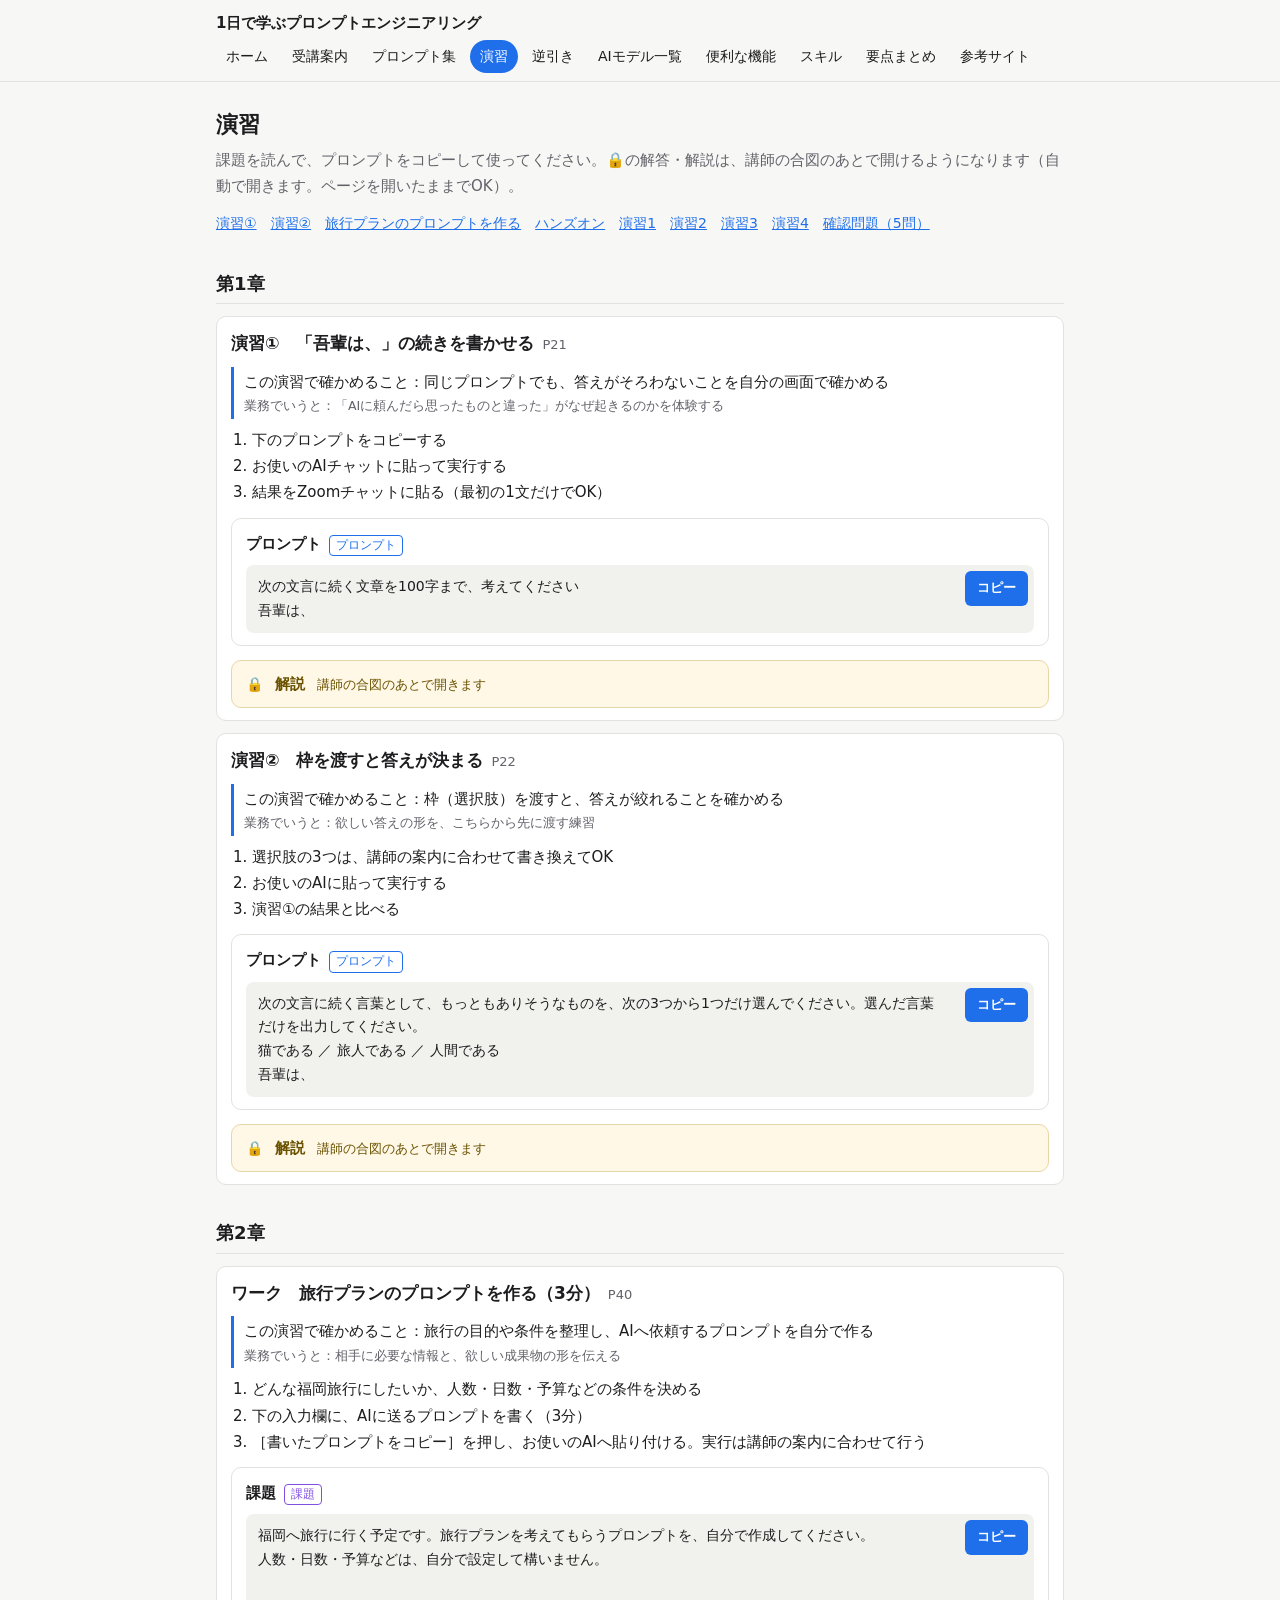
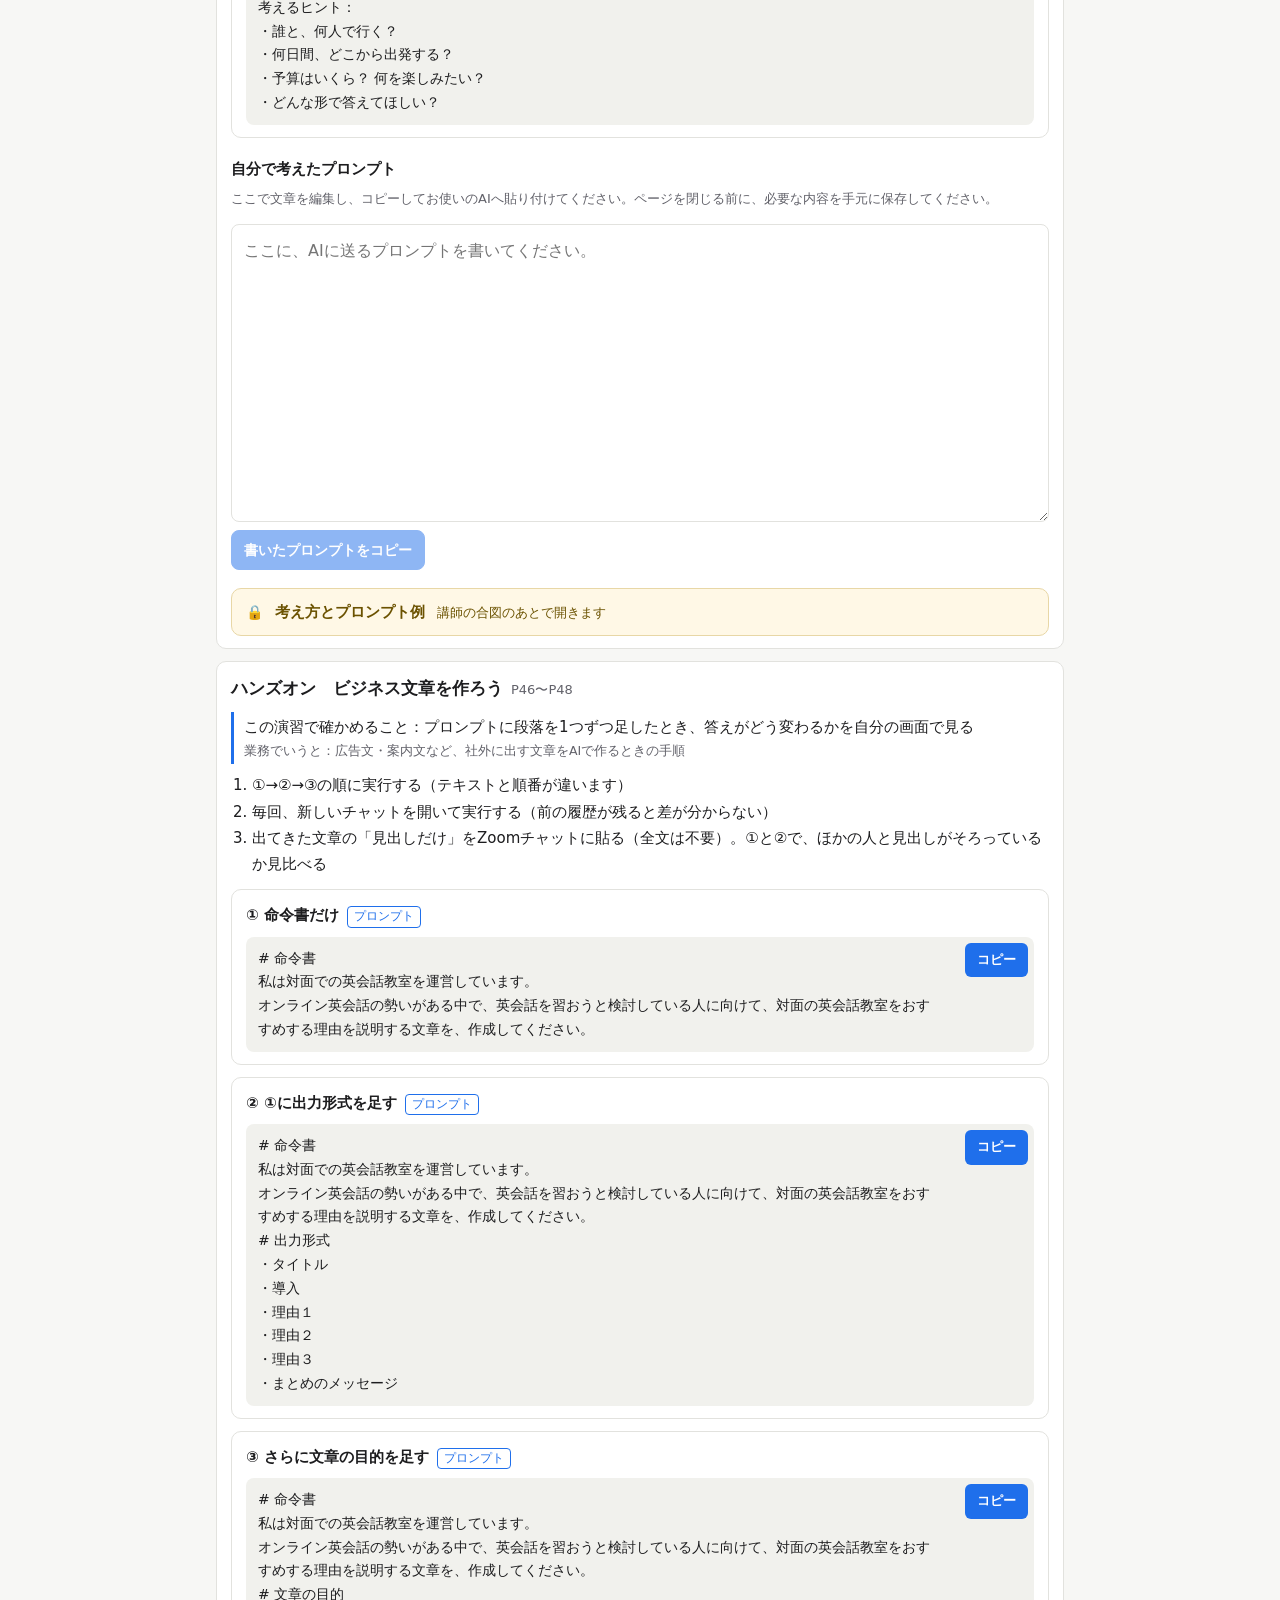
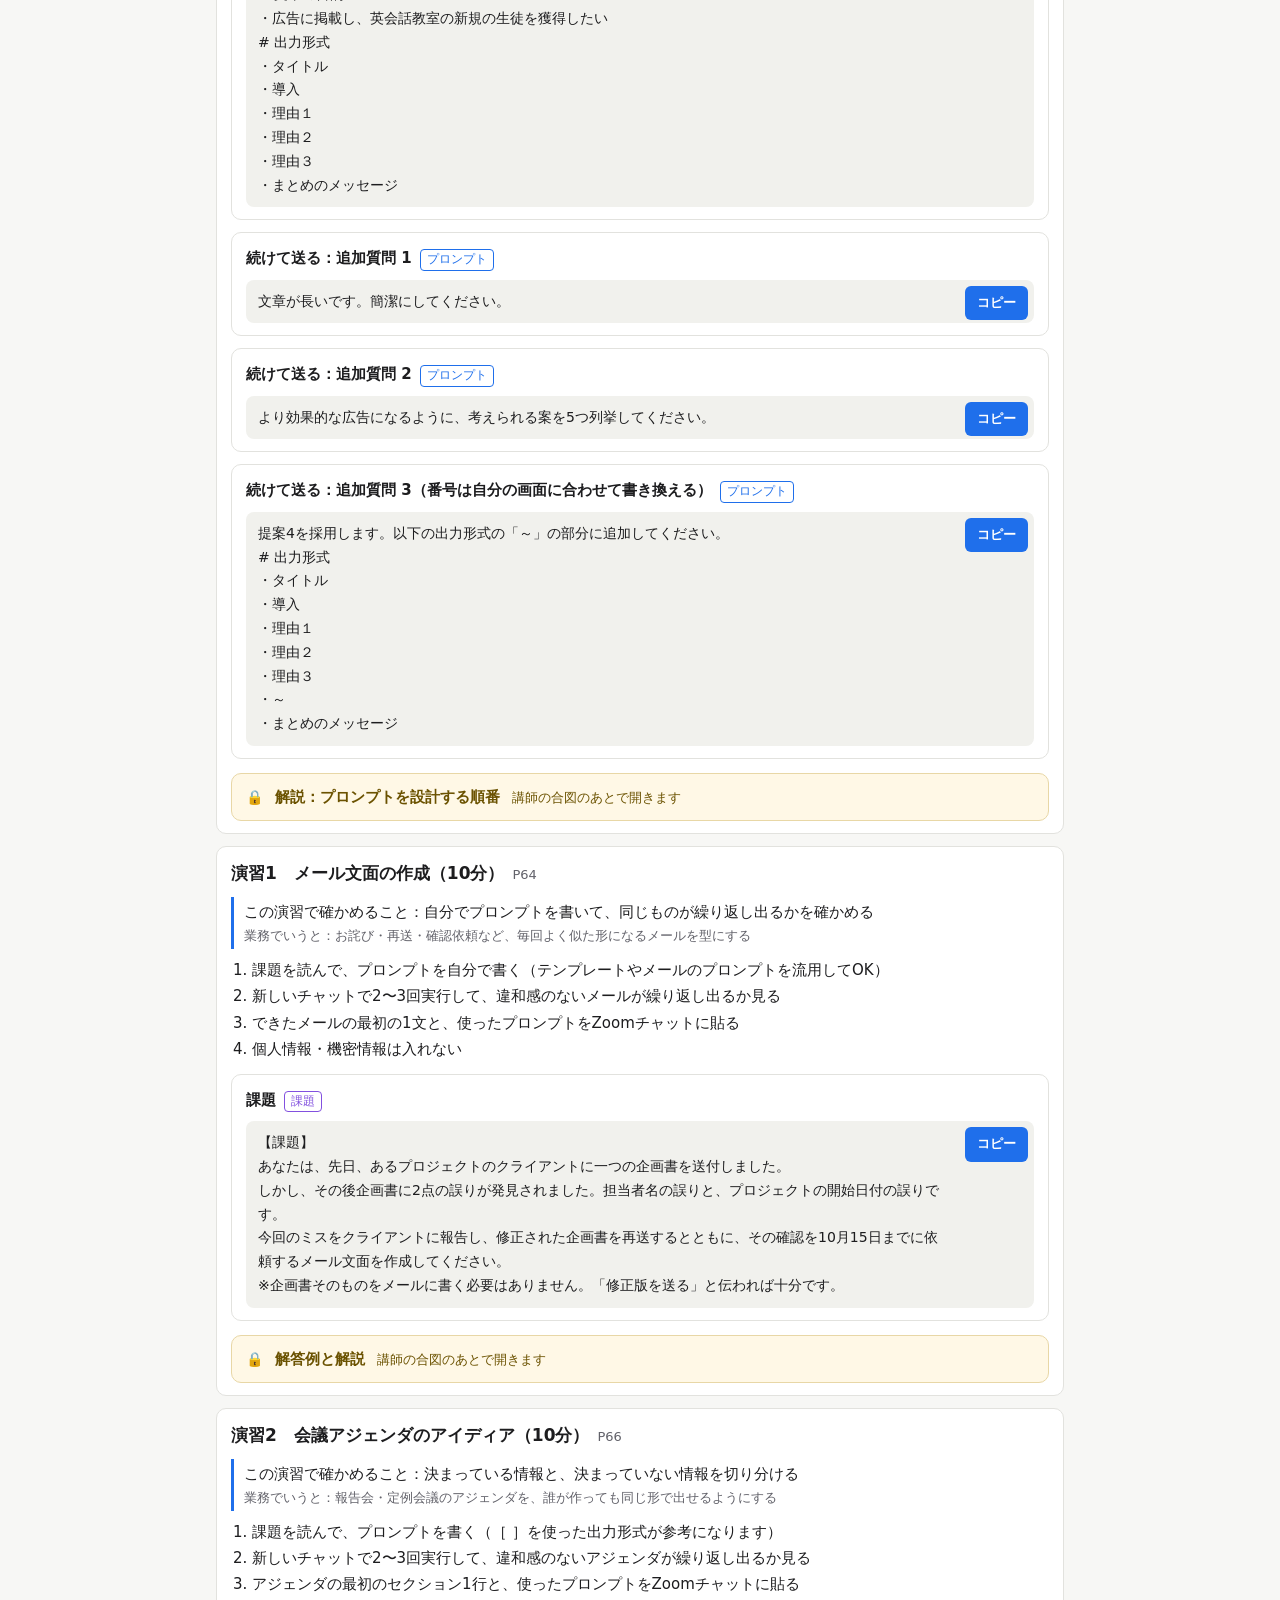
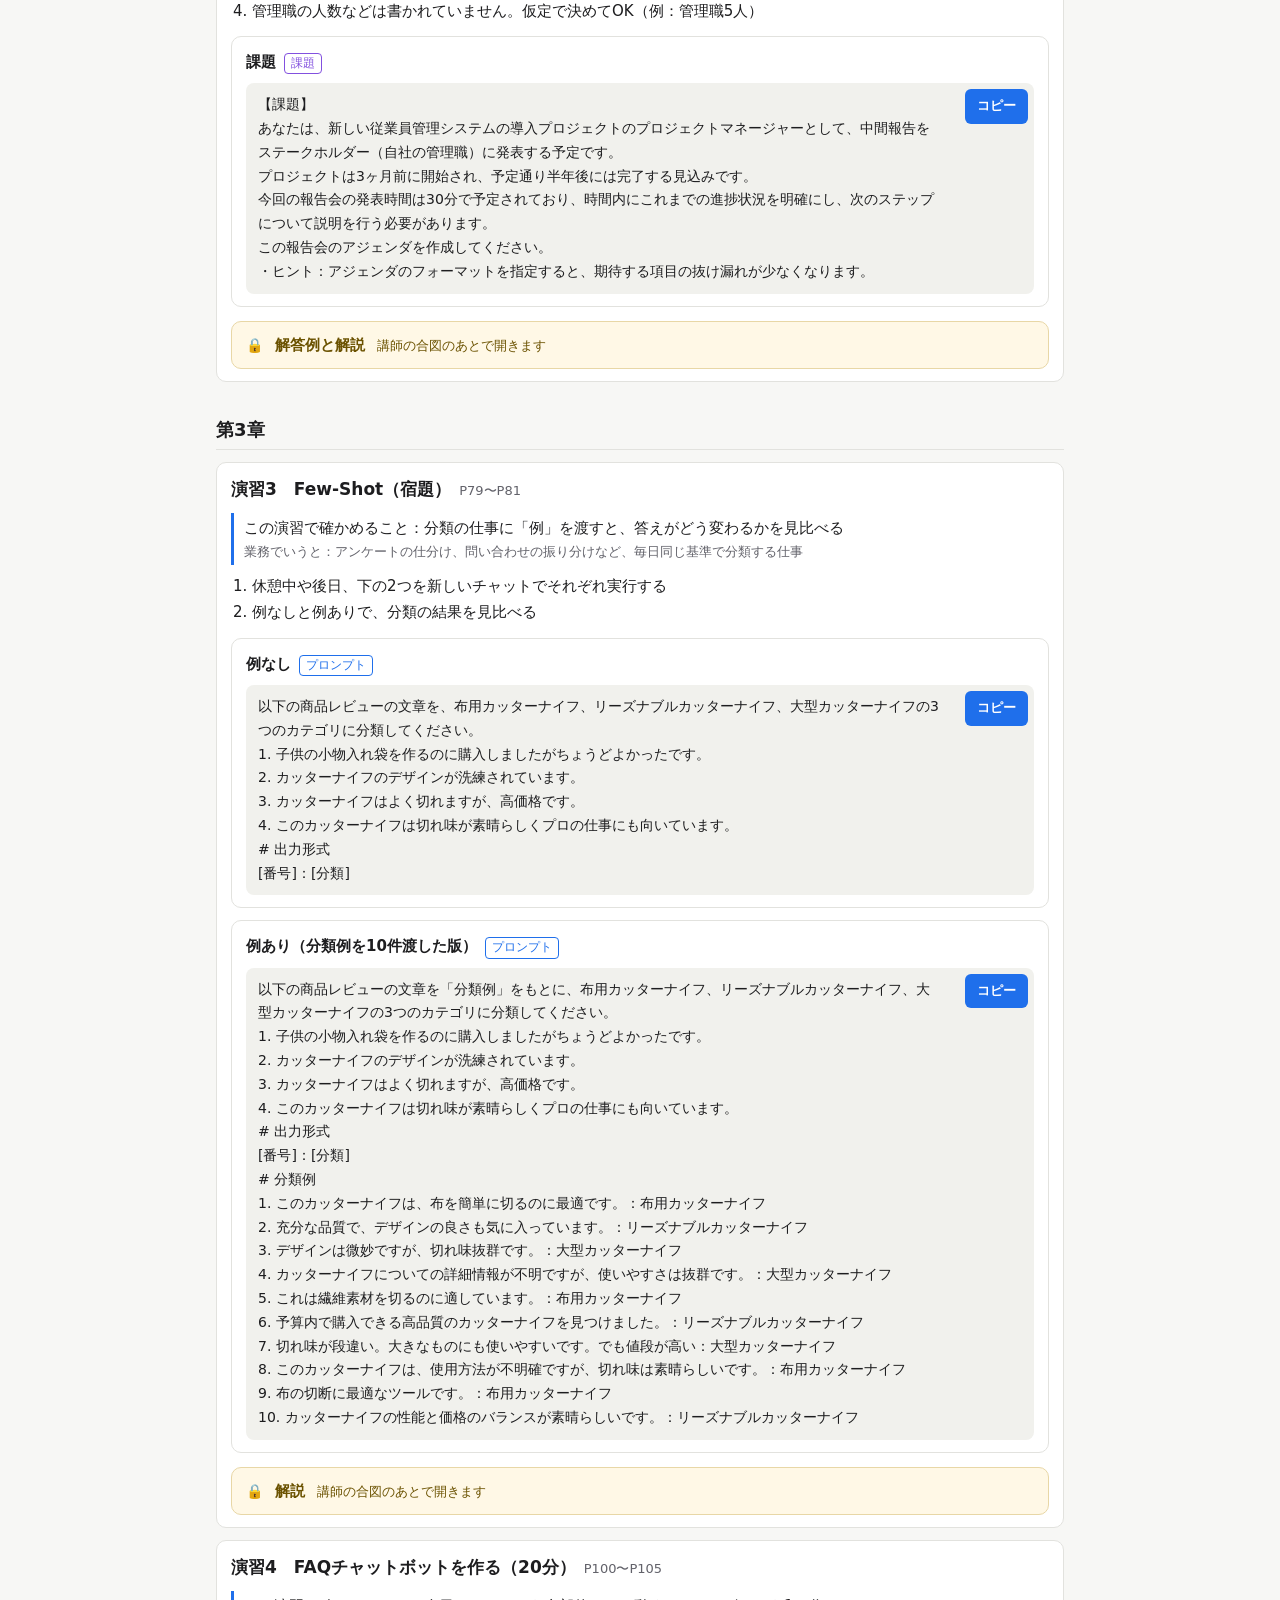
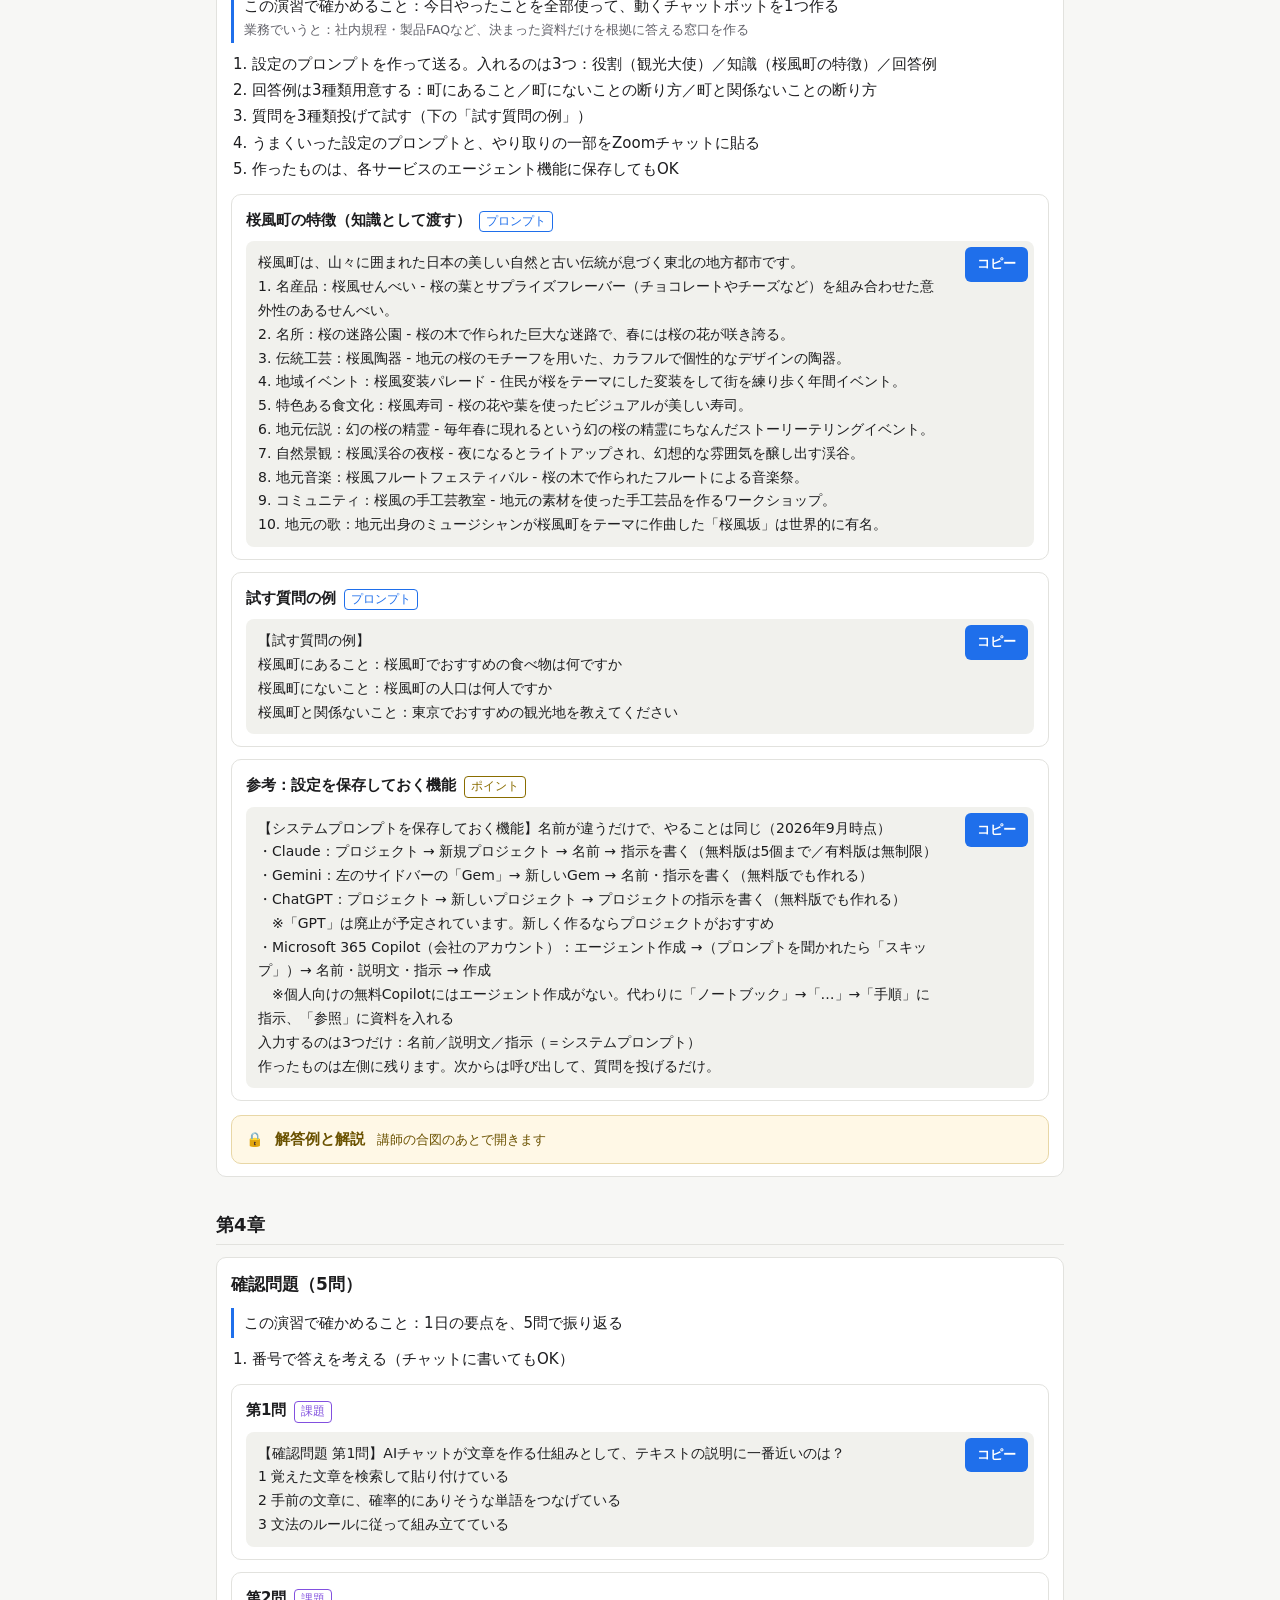
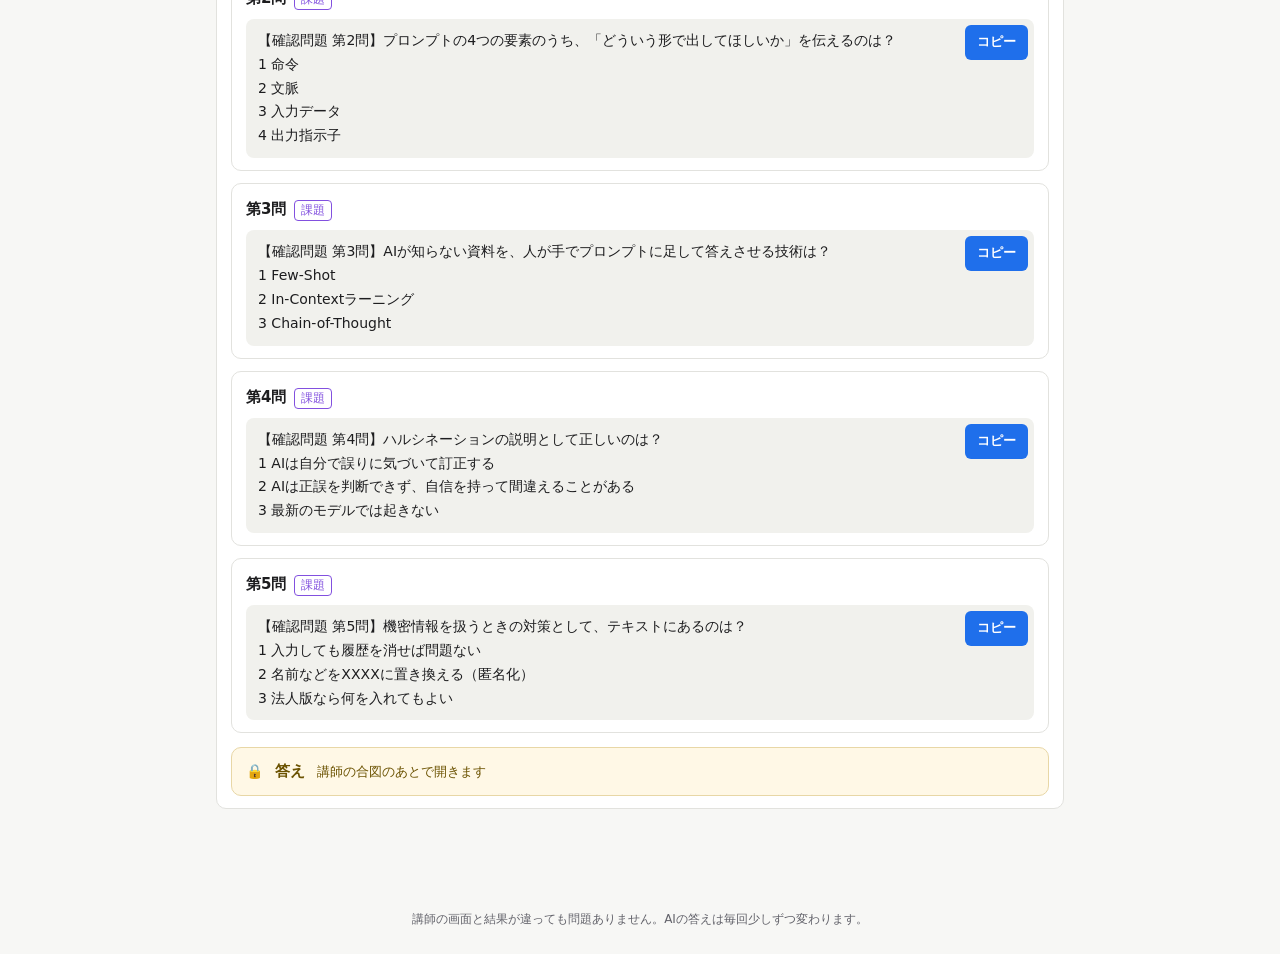
<file: docs/exercises.html>
<!DOCTYPE html>
<html lang="ja">
<head>
<meta charset="utf-8">
<meta name="viewport" content="width=device-width, initial-scale=1">
<title>演習｜1日で学ぶプロンプトエンジニアリング</title>
<meta name="description" content="1日で学ぶプロンプトエンジニアリング 受講者用ページ">
<meta name="release-source" content="https://api.github.com/repos/trainocateteacher-stack/prompt-engineering-1day/contents/release.json https://raw.githubusercontent.com/trainocateteacher-stack/prompt-engineering-1day/main/release.json">
<link rel="stylesheet" href="assets/style.css?v=20261104-editor">
</head>
<body>
<header class="site-head"><div class="wrap">
<a class="brand" href="index.html">1日で学ぶプロンプトエンジニアリング</a>
<nav class="nav"><a href="index.html">ホーム</a><a href="guide.html">受講案内</a><a href="prompts.html">プロンプト集</a><a href="exercises.html" aria-current=page>演習</a><a href="cheatsheet.html">逆引き</a><a href="models.html">AIモデル一覧</a><a href="services.html">便利な機能</a><a href="skills.html">スキル</a><a href="summary.html">要点まとめ</a><a href="references.html">参考サイト</a></nav>
</div></header>
<main><div class="wrap">
<h1>演習</h1><p class="lead">課題を読んで、プロンプトをコピーして使ってください。🔒の解答・解説は、講師の合図のあとで開けるようになります（自動で開きます。ページを開いたままでOK）。</p><ul class="toc"><li><a href="#ex-a">演習①</a></li><li><a href="#ex-b">演習②</a></li><li><a href="#ex-c">旅行プランのプロンプトを作る</a></li><li><a href="#ex-e">ハンズオン</a></li><li><a href="#ex-1">演習1</a></li><li><a href="#ex-2">演習2</a></li><li><a href="#ex-3">演習3</a></li><li><a href="#ex-4">演習4</a></li><li><a href="#ex-q">確認問題（5問）</a></li></ul><h2>第1章</h2><section class="card" id="ex-a"><div class="meta"><span class="ttl" style="font-size:17px">演習①　「吾輩は、」の続きを書かせる</span><span class="pg">P21</span></div><div class="goal">この演習で確かめること：同じプロンプトでも、答えがそろわないことを自分の画面で確かめる<small>業務でいうと：「AIに頼んだら思ったものと違った」がなぜ起きるのかを体験する</small></div><ol class="steps"><li>下のプロンプトをコピーする</li><li>お使いのAIチャットに貼って実行する</li><li>結果をZoomチャットに貼る（最初の1文だけでOK）</li></ol><div class="card"><div class="meta"><span class="ttl">プロンプト</span><span class="tag t-prompt">プロンプト</span></div><div class="box"><pre>次の文言に続く文章を100字まで、考えてください
吾輩は、</pre><button class="copy" type="button">コピー</button></div></div><details class="lock" data-id="ex-a" data-salt="p+sM2oxbxSq2l3PQ+zfe9g==" data-iv="WHdEOCNb4ySn/XXA" data-ct="S/f/i+6ffwKBn6fyyu1hly7XWXeGh/[base64]/kqIEpcxikYMASGUw1UoPOYBoYB/nHAGt+gahFC2fpKLUpvh6IzsoJ76n+lYuMc6/vAPRJaXkqxAv40KZflPFc2O1mT22nxn8BVK+I92tm4MjzOzIdDZi6WNdKxVw8m8O8CKvD+pofikgNna2mqC8VH3wW9kIiHpmNlYNUo2jG2SvfgCEaIS41kFFlmjeqysE8Yrsot7MXR13EknNFtlCtBnHAM/XYQ/TWpDzpWNpYUQuIq6vFAP/Wnc9WJfauaXcL+GNzigSAfXVuDlIaIvljqXLp2hpIcoxkY7r2FL89uiOEsiJCTH19XvU4zn5bo4BgUBBAx7jdQpg7QthygorHsW/Sb1Urbm8ywJqKVMcZHOtNLvlD/UgHVmdCbTXXefu4gEI92fxd0EDEMeoOucGe0Wbqr56qlt6Jc2Letzl2BS1nSphX0prfPOvjnokCJzFZ/tckGc4kquOKYS9pda7yz954yAZuOTnNaDEqVqZ1MLCjYMtHg0Z4Kj4s2SPQoqZf9yxdKkBtW/ldMKzck8DMf4E8WLZGPyank4cMBHfC0bBnd5UHIJISp5CvSp2xDlwH44jtKL4gcnqPSw9GW5ZTkXkb6u1jkx+KCVRMorYvYR+sELiZOJwL3LcYg4gFdvUe1rAnTDh4xgKe+cgzsIU6K/OqZYupRwIYZq9khM8MyBTpog1wOD5Uti5PAh+ErtwdHxQy9fzG4jsOJvv06Wj5X5ueEplwHufyP+ku+GB/[base64]/kOFcjLDZ1PnNhT4CcO/Goz/CxlKKQAFP2IdoDdD5kXG8KDKofQmlLtsYw+BRDR/T3NcWPdy3khGL3epTQuD/yVdGT3NN13ddurLASShQpa4znM6xK2GIiD1/z5Y2y3UCQjn6c263cdEviCnxfYJJAu8MQeRr59/hxRZJ0ZOLmqFF3aoGgQzd8+JU/qvNCmJj/Q0hTFbPJu2iye5l9rRdab5ATXYKpPtt9qVDEy0WaBclj0zKt4MwcDn9eL92YQ2WOCnSMGn21NcPrE+KiISKjWdsPdtPTfA5OFyk7J7HhhnaMfEa3zElumd9aGMwK9+pW+m+q7AS63Trx5Vbr8FYskeR47j5wmIV54v6Hfi/2/9bmQ5wh//Aq+Kq/LwS4530zl427XrSiT3zfZ5RtzwtxR46X+9oqlX4rBoz8cf0yQnXfRi+zGfCjJJnB6X2vr0vI6YgS1Y+LXinmUUcUwKnaYNT5QKZ4mG9+8VDjtFLwEizMPPdFL0ZG+tzma0GTkCMAmbOQ8AypMoF4YgxkJRwamS0qw538q+j/PAtygJCK440d/aE9N69ClNIR72fzgw3deYmg4zMyGkJwLPq/kflQUWCx3tnIqbNo50IhLBy+NHOzEQhtPPNgVoPbhIOlKT58yvAl/cQ0eOOUTowBsSwh6vw/hh2FPkEoYsXAIV3KiYd1dkKovpkSQj2viFpoPmeK5EygxasatEoOXEWHw+s3Ag5M1xXCJ9ikChrPi+Bya2uNeQ0Yaky817HUabHaDU100STiWPWIBCL/iee3duiW/j+fxglNCgZEAnJXgpsnBKLFZjZTb9r8Ai4PTZEPjuGi+C+bFjQq1CxpXRwCGkSyoVPK7XzDatGfYbpioK1mCRdcG3hEc2XG5wI7n75rKJqds0KLHAInrqsETUlKDL2jh99I0z/YX8Nxv2U/P0DV0ye8UE0EWIWSH/nnGiwx0XobzooTm/gf23cZOREGEM3NnL2eU1GnaFtt7SDRKBU4ryxARmtoDF7u/fn/EexWhJlBMQsXYw7CO1eP0cuXx0TqK2esPbdUIHGtKGfOrvnChaHw+/fZOmP1FfRiTaH+JuqKYwr4XScbHhdPrA4wVv82Fplb2IgY5NeT5a0wW9JI1LvST0l2Tys9nyDCQqQeffAQ9qYBjA5mqbG+0to0BeNf6I/4cH7F4cd2vI7DZOb666aIB98fMO0SBWumgngGQf/lgepCLyzFrOti0i284zgix/7X/5Ng/whcvtA=" data-iter="150000"><summary><span class="lk-title">解説</span><span class="lk-state">講師の合図のあとで開きます</span></summary><div class="lk-body"></div></details></section><section class="card" id="ex-b"><div class="meta"><span class="ttl" style="font-size:17px">演習②　枠を渡すと答えが決まる</span><span class="pg">P22</span></div><div class="goal">この演習で確かめること：枠（選択肢）を渡すと、答えが絞れることを確かめる<small>業務でいうと：欲しい答えの形を、こちらから先に渡す練習</small></div><ol class="steps"><li>選択肢の3つは、講師の案内に合わせて書き換えてOK</li><li>お使いのAIに貼って実行する</li><li>演習①の結果と比べる</li></ol><div class="card"><div class="meta"><span class="ttl">プロンプト</span><span class="tag t-prompt">プロンプト</span></div><div class="box"><pre>次の文言に続く言葉として、もっともありそうなものを、次の3つから1つだけ選んでください。選んだ言葉だけを出力してください。
猫である ／ 旅人である ／ 人間である
吾輩は、</pre><button class="copy" type="button">コピー</button></div></div><details class="lock" data-id="ex-b" data-salt="lUahL27z/EizVScPRIZwqw==" data-iv="M163ykbyMDIZpvrl" data-ct="AQuEFdUNo5ajBPP0n8JB9XjSaFM0TH6nY8ZKZ8AA/xMmYpYiRPSz9f2UM20ZIOpaw2cihmPfVrmhi9U0YVXQOA1SOFijoWy9CSqqupPA/VLdFNSYbOtVGN+Z49gGb78vPMkVb+v9UjfYQd43dloPJHH5vUsyKx/GWxOFiD99RtTZ+NdHrA2npB+F8QCOcnOP0eKoU7g9AdmM0nPztkBPr86BoveX/m/KvvPEn7VRyQtqqOfsqJmK83LSKZmuyNvy1K2byNLVdeQYIrNquVSwcZKez0CWS8a+VcIhg2H2uMsnCJhFgK0CmlGayWkMFbc+xuELtDBcXS/qZ7CRia4WdMW3TtCo1W1wZiA2aHizogGiUcZXMQ/kVIX4woDWI4F4L/X1Zk4EdLsZuo4wosfwcnXN5wYtVeJr7d79neAaM95CFGD6flccNW+BJw05kvUiC5SY0Wuv2zl0xQetpbHi4K2V8Qj0jGEJYIH1PJqdL8OwWxE6PLYaVPXElyP6R6x/JcAFvaSwikRBn4Nq14P0Hvl/QURc5xCdAoHLyizlISGh5C8rNqK1j7KJxXTihj0ICuCXgZDEd72q8V2qfPHaYE5XTaliuiQImz4A5/lkXOzzxRnCZTxMhWGBnSP4iUCAgGHonUl/0Gg11KEn0xmm4WYT2V/bZt/n63SzGJnPx4qtwnU4LYpgZM9v7bX/f3zj1IAmOGk1n7DladL1Fdz2Nq1UWcvn7GGMscX890InhS16zB6HEFkEwamUKjef+Hqb6wBGcP2iQkX8UM+jtqJUvEcuzzacVWvHV6g67MzZ6Qg/i1hlHUjFQF+O2hEbxZITqOrfmbwDPj5y3XZCG1gAdpwcNSAUw7Q6QXjtol31znpVBqVJBWrmchuu48ii8qkQ7oHGBBKVQ+bdBgD4KX6J0lOsqVrZ5XXcSwjYOVvQwb3OP0xeVKvd6lMXi2WbNBoooxC+OqC2X2m4VjUnwq/NsMGMpcmGEF0kHFFG0V/S6uuhDPP0dqBy3jNT6QByZj1UNkG6bLrWyWg9mpUqMG5AXgrAsITd1h++WDxJ22QTY3FrthysBXL9DeIs3GEOlKxcuk/yKXhVzZ/VtuZpViJVXq5JUYpU70NENHzhmdvUmRBIuXS5PrQCFtibx6rftX/GX3FHRHRva+2T5mHHCiD6xHJWwWMzIlMH/1bqSxS/1sMtNpzYWdSC+wDLNOg/TTVjtd2sPehJsc3oPQKIAcJcdWj/r5iFvpec83r/sGZDkcNAE3ZSD+sU8eMTdWHLsGuvauLxwYddCfZ7g4OwXD80j/isbur70YkaL/r7+l0f7xNO7e3h32SniLv0IfijQyqfWuGCsZLu0Sb3VISR0+DaIrp2+qcE61c0mJijV7CTIHY9mnIM3Th4NC0IV+rbTkun3El81AWGGqeDkB1/nM49u/w3p/LTzNFRB1VrTz8XOhFeQ3Rnliiwj9LvkcP/2j7Na6RYH1kOgRXqQtOKQHfou9ib5Lo6nsaADpVhoSyon1V4" data-iter="150000"><summary><span class="lk-title">解説</span><span class="lk-state">講師の合図のあとで開きます</span></summary><div class="lk-body"></div></details></section><h2>第2章</h2><section class="card" id="ex-c"><div class="meta"><span class="ttl" style="font-size:17px">ワーク　旅行プランのプロンプトを作る（3分）</span><span class="pg">P40</span></div><div class="goal">この演習で確かめること：旅行の目的や条件を整理し、AIへ依頼するプロンプトを自分で作る<small>業務でいうと：相手に必要な情報と、欲しい成果物の形を伝える</small></div><ol class="steps"><li>どんな福岡旅行にしたいか、人数・日数・予算などの条件を決める</li><li>下の入力欄に、AIに送るプロンプトを書く（3分）</li><li>［書いたプロンプトをコピー］を押し、お使いのAIへ貼り付ける。実行は講師の案内に合わせて行う</li></ol><div class="card"><div class="meta"><span class="ttl">課題</span><span class="tag t-task">課題</span></div><div class="box"><pre>福岡へ旅行に行く予定です。旅行プランを考えてもらうプロンプトを、自分で作成してください。
人数・日数・予算などは、自分で設定して構いません。

考えるヒント：
・誰と、何人で行く？
・何日間、どこから出発する？
・予算はいくら？ 何を楽しみたい？
・どんな形で答えてほしい？</pre><button class="copy" type="button">コピー</button></div></div><div class="prompt-editor"><label for="draft-ex-c">自分で考えたプロンプト</label><p class="sub" id="draft-ex-c-hint">ここで文章を編集し、コピーしてお使いのAIへ貼り付けてください。ページを閉じる前に、必要な内容を手元に保存してください。</p><textarea id="draft-ex-c" rows="10" aria-describedby="draft-ex-c-hint" placeholder="ここに、AIに送るプロンプトを書いてください。" spellcheck="false"></textarea><div class="toolbar"><button class="btn primary" type="button" data-copy-editor="draft-ex-c" disabled>書いたプロンプトをコピー</button><span id="draft-ex-c-status" class="sub" role="status" aria-live="polite"></span></div></div><details class="lock" data-id="ex-c" data-salt="cZV1jOTFDpaliKt+HHMf3w==" data-iv="3VwEihxlmIspfBsd" data-ct="2YxbjDt1XQa6S1SQt/nfp+Qx7s3ZsElFJ3ZG3q1z8MirxM6Swm8HI63gq4sUeEtprHIRtniTw9Q5UsjtZVHBJ+9aSr2SAK/bLi/36OWPr5URkGQ+Dv9SCfmxfUt9UxOLFoiuKDEq9H9sMJmQo8N32+BgTIr2gO/tZ6NIlYYiu4X+4Ez/05W/gtPoeovQRI/69j74aVwdRjAf68xLL+ozlOkJ2zGU8IRdXpMmTwMhdf9Q05tQbrtqAZwj0HGtMrkkH5aITdz4k9IRhhgr5cwhqmusod6usmLvJjN3Td0vIMgShRHsf7fk4SbZHBOksyT3l8WCh7jvhfGzmVitRLtqp+Z9GdOST/5PCuuDlD1Lt0opmjv+nj52Iil1LoGnY9s5qVt5bif7gnAMjs1j7chaRU9oPS1dDFWAYBtQWbhZNS+0EaAQjEnZjr+Wq6HU9zEV4Tfxezm1ONjqSbkzPcpkXB4P6T5QsOL8mBOAMQTtAc2zSjn/CIcW20IRSHTTSIaLhcjS/VagsgwXMnNOJau2zAdsX7ahMKa0A6wQitqFd0NIVSDGAOcALyS5SGvkZP1Dn6gnlY8zfDbaYU9L5WI6Kc4y9647XePhO3EJb+WzQeALla+K0nT+mmEW7VA+OVOm0KZ8YPCTtbpcSOK2/yOXaH5I/MRMGqv+jFXJ6N1MtHHIN/R7e0AfanvahRZOZOZEgIX4eEkT8RoyncoiZHZdac6nLP4I+uB6Z4Q5J6nGkd2mOGdWTDhZ8CzUbneQQHnFYfOnBkSX8eamoOMyNsnDzfsMbU15ZjzLEDH/VqE3jIuxovD4KeugAdll7ewdLLmpBwGlocEt1zAmy/xVGloWtQk0NEcuyDI88OnCPNogAjcIQI8IxXwAxBMoCqMKGt/OkOClFR7Z6JTZ2MIJBZ7WuQd90Oe2RU6Kwypu60WARFCskcJ5YoRYDh8/sHEVK4McONYxidXWUo2NaIt0r29J5Z/MArBY53Lt1pSl1E7GpRKDhQFx3scbqSUZsnsFKpMBf7LcLukrU+33k2OEx56ywJYQA6MhWAT2w1t4/L5RaEHw7NYPOXMIcwhtPf0K7QkHEMBMNLO53MJzASsDBH6Z9wkzNujJUnip23lT5fkHrZKdSjIo3sPoBSgrxwI2JBhcC7PABc7sKaJhcYsz2lMxQ2c2rnVFOMRC5DpCaJzNp+NOP/c+clxagmwp0TDQaKsC4zuOiYVO3/BWZe6ljIf4bKYWp6JO7sHODZPGvdaz4t6BbWMsHAffZ9xN4kHyFOOhPecfaLrFQG+24XDbDOrHtmGd2A9j+AbFxQlnG7pNK5LvLWIzh6FaE7YkytlRimcpY473V182OMh+I8+BPDfrZY754VD2/JnZ5P7c9lWk4RfpomvXAFgOi2JdFmP0EI42HdD7omGwubw6BS0akrwh1goGK4Ge4GiKTiU8cdwwaSJqYwlkgsyPtrHNY/5nHYi3R6FkdFNGjG9t6jOiz1iq7ocHOlE+mVdw6+klXvMZ5x8EasfnNml4bCA2gL6eQ4dL6MohMR7tIv92UzmRKABB8ab2GGMB4XWjzZMlNMKscy7D8PVvOuIXgWLYsTWQQJM0CDHsf3hKyBEdl79r/pRVcm7a/Cl+LmXY8th5fT50Y88GCgUrMmgHOmKJc/[base64]//fBc6pAEwH9cI8hlv+cFGDCpzLiJAjNjp6wEf+72e8hiEYOM2HQJJPZmDPC1hfdvbZCizQE5jILGpZq7eF4ngAknthnfnUDte+NRBTxrP7RR3StLZcP/ZQy9iunzX24g/wsWUB4FjCaIm/gzNOcyZVfhzcoPKNCwlvV1kRhcWm5V3Qjs9T4+Pa8hbMHt33TOySNVxNiW39145GUy11Q6UVL0PwHjgxWF1PdbI25K0XI4S8BgXm6GrGptEoWx33qxBejm6xW6YvSI1Ge9rWOap6knt4UVEu4Dy1jdPbRg/[base64]/S4X5z3qZbbTkpOq5b/Inyx7QPkHOEh6barZzpZ+278+XwblAFX1h8H7h3LNTfWlFJ5XxbjNmZjxOTdUa0q4bcjmdNcAyF/idIdadTjxum2lMpCwAqLw3vVxbXL9cJoXF+gIWU5SE6atiny837IjS20WyZrexLiUEWGbjATO/hUvwnkso7K7zWw17ZvfDtaDbMl2bqFx30RU+n7gmtfVTttqSOivl0oBzv2s9xL/dzwP35vYzftCepOJ9MB3E3VOq18CIlyit7RiLvXEyjJnHAXlJY9lptAOQQyMye4cOMnBjklsFb6Sysc2y1R9r28jE4giQNBDEy1mp7RVEa8M57ekcDpQ7pTQPzHs1WNLG32oG7m2rBvR2cKud4yqnFmYxVnce98E1/dm+oECctpw5GmTmRSkG4WsqLcI/5tO85imUwsLjwywoDecLmcVg0vfq2bNOa1KyeAnKLAJuruyj5iIxksSH3iyQ1at7wp0LkQbmzc5pja1ad4M3joI7Gb5EpLAyE2fI1TDfvoJglWXDhm2WPNS/Gp8bp4FMfJxljBU/5Fkga1wcY/pusKjHT2+rN//Qznd0QJGgF5IOCWDXCfxscKBMg0DyBt3rbu1ua01MSCrWayOugjx8bWn/OO712ZVbIq1Lbq+Dsz+DUtP8ysqr3vvVzUiP+km0G1MdrRp/[base64]/yl/yB3JMvTBOp3enWjG2q/Pje5p/Fxg1Re6/AZXYoq/ul8KJzMdfzQAYPQ6vYlw82+o9zPnebjPIH/sIHYWX1F8yL0aQEzDUbb8drVEoWncaE6f3conBcAhx75XOPvRovYST/jRJ6ME5nnBUNJUkkZrL6RcNNlpovpGFIeHon3UepQX+iqNY02FYytT7t9HAOD/FuEMfceoWFg/TB2IoS8cJz5EHf4a80y6YcdAeKiCqB3sJyU/ZOzmkZgEoX91in05UfO8aQSx/Or5Lb6Vp4PK/M/YlDfa47hJpjVEe/0gbHhK8c63ksNSA8Y9PdzvCimvLuOoF1CSHlBO87wLKztcfTKEYAhppgVCj4KhzmStl5X0ztAbFAyLJWeHpLSE/nks7L2YegaEeJWNumWJxyAZIlVtM1qeYi87dJ+jTsTcFheE64r5iJI8T8ABVbDraGxgMEJJ298SLqsjUbYxYu5fYPokkfBfsZwH93/jihYxA7V6JXxDdNJz1PyQRI1vr3a2aW3y8SBhKiqIckcBz111gyhwjx0U8+sFIleR2GziSNOqb/8k6aS6gdaNDCvCEYCr6rNK0bsrz5GfNKcDDAiLXd8gP9Zg6FvyQbXEgMFmYY1NprMKH/xqbsqZ2jmJv+V2YqWDt17q49r5XII1StZYQb8/T3c6zGhpWQXytznYSt7UY8F365ulDhS/7pccaF6f+SkLUOEaB6HN84QapN3wqaCL/x2aFVJM1qArL52ltQUYKwzC+yFxWiFO45fwcdxi+gPtgsj3KQrXLgSct9PUGrB9Wi6yfo/HGJbfCeCsKX3E2PA0YtvkMjo+JAenXSDhBtBLuU2vspusFN0uGma4AhQZxsbh+FpFMRo6ap+ulz7nL/w+FkHzvtTo/BUnuTdXZMkk9naZHR+H7bPlzfSiGJ/nALNSoJbUBUYDbq+Ynu6rJZGmwOkyDJpw97E7ioEyxadtP0WgiF2l6fxiGFDTrMx9K6HNObWQbtj1Ai2XaO2YC27Q3bFCO/EALlk7YoBuEdqd6eFMgpX+tBMDH9Gk7jvOl7aflCYEn/V0ApViP9e8iGVIDm5ByiaNJEjckN4YpHHf/6kEaO//rIA+gzWoRqRsP7m94NFKJDsMlEVd37tos55zIPpeiTmBNNMAmJhwp5fh28DeEkK69H1y3x0C2xacWwauHIo9e+Ufmig4cqMer5bO8KfCuy970MTIVV1FO3xA50tp3L59YEHdeBibtwE3z/PIVCIa+4MZsILkX/GxCq9DHzttrRQhqbwCSRVs0Xd7b6MGDa1VQWO5dBqrUKTsC2GX/cD21g+v5LdD1TTC2WGzOgJ+d7cxceCTvfJkfatIYqwhwZocu7DbLLNHvJd8CouNd+ITHJ12IgQ2vKpmes5k5/w/BA8g9EETPmwP6GBbcRt9+auk9d8La69ZWhXrucWtfGYy2ZI1MNFSKJIX5gUevJG7CkbuetGuaZfVX/vm7WSk2P8TZxUD2ybyG7Ywg0aD7kywXFpVaKBxAv1GZ6buKHsr8g7HKdpxkVjasTevu0Ildc6vf24O2bMdrxzqXZ4bWYWdW8DQ3pg6+GKdb7A5OEkHN388SEF9Rbw04vGg9/dce3hUqkiTQtbTmelrMWW+Jn722+Rf7r3eXXbF3wcPwXnHRcFsLBfF5SK3BplC00v2BeU+vy3RgK9Dl3TFdT6Sb5yaJHlo/EBrYAG3RmNlPtUJvqQs9unCCO+T/XHiSS9dnzqQJf4UCj0RjchyW50YoqCSaah9h14t11uk+2paUizKGtD8fY9Gx0W9Zmz2qXBKPcoy3kIXqeHGinUCPcuscheU8BqSw6M/in5aIr+cp6ESwayTf2RCFBxS0pwM0ef303cPcze42dFJO1U/9UDzlrp/+xTRsosuEFv4xXQhjL6vmCRy/dWEVLpYhXjZJT7uuPNZXfOT+CCn6a8ARpNr8lg1Oei/8JV07aEquo5cLhMHNCaoePyVfgcMQCDWAjpCbzXnVtE+d2h6gpMRZrtDw7e/LqWFerjTGp52WyXbbzMNugGPrpktMfczVs0/[base64]/Y4EZBOKYbTfDb72PSENm7RYfh790MmfiplFZ2UqqPGiwN5zV3oENSvl+caSoXsPJbQdl58EgsCk9WXYoApPpqrkB7Ozy+esL8KwGaSMfcsDTA2PN6etE6iWUHEodW/JPWRWdfwCAo5isGFFrnomoqgjdX5BbFOkr4UnRxh3b/r9ww2Lib+x+eCVuutcNfQejkkbI1L3QMTF5IHxpDwpVcVc7Omp1wUAI1co+/cmgDj75YY56OFVreA/gxdH1KkdXbf+VCnxjbf0ShE4n63eVKnyv/xR3518SeC2l/MU7WsiDiHBqJbxUypEL283jfBfIgm5hO+Rc7UOLGRNl4VSilQuLn8FuHoLxumyh+6LLgEImEQRLw2v5p8CRmZYdO60UHQKq4lWbhWsjQOFRDMKXq/2gnS6EYfSMrEY8Exm/wkT4ru+Axr9XSaDxkCSlFTDS7M3zxxq2Ldf9o36jYxOM2XeWGIAm5hAVGK6/UolBt1QX0aaXeIbZ1Ti/gUuHn1bjaHnfNT5qSKCPy3EIpo0tSsU8B7xtmbviMHjaaOC+h9oSS2L5xiuECNjFJGt/8IgANbLLWI+kEoEku/nLTKPS7IFBfmvVI3BSKOv4CAhj3KEJhmcIFkLr/NQH7urC+Oqqg/QbTbRM+RVa5/UcudnaGvhonQ6H3LXSFu+IWq7NGXCG/WzpulSGKYPu3eql206+YHtZNYLFeR2hpQpCXxUM3sV14OngQo8dH3SttCPNTc4GB0QRAILbWAn1nzpWh/X8hor2Guq8myPp9a8Es0Wlv///fmgenEzkvwzh4Lm79wpADQSRtBYgKwJNxaiuiTu94hWTEWzNWTH/x1KVvwaKTHr+g32KaX7k/20BJkYYQOrMyf9dpIml0LZDYPrZdu0cNSVhHofSRDmoA2xoDOuHiBsp4rQgwEIn4V0hoh9gdklI/E+6Ivgq2zirHtHlDNBuAtiXpmpnoZ7vyNm9D1LNdTDYY+Std/t39LPgvne0Rov1udvuPMVr5zjwacMIbwvQBcWURJxZ95MFmIOY2BCHvobldla2FUddbRIp49Lfv0RpUORkUNp2tUI3Awhs6RY1tBODUOEM9JrkgOMHIxknfi7//sKce0hzTog8FLGB66OOzOHZVObJLaK96KF7jm6PR4j87a3RrpxlCCz5Fo8Evdgb4/iE3gMLsQlqug==" data-iter="150000"><summary><span class="lk-title">考え方とプロンプト例</span><span class="lk-state">講師の合図のあとで開きます</span></summary><div class="lk-body"></div></details></section><section class="card" id="ex-e"><div class="meta"><span class="ttl" style="font-size:17px">ハンズオン　ビジネス文章を作ろう</span><span class="pg">P46〜P48</span></div><div class="goal">この演習で確かめること：プロンプトに段落を1つずつ足したとき、答えがどう変わるかを自分の画面で見る<small>業務でいうと：広告文・案内文など、社外に出す文章をAIで作るときの手順</small></div><ol class="steps"><li>①→②→③の順に実行する（テキストと順番が違います）</li><li>毎回、新しいチャットを開いて実行する（前の履歴が残ると差が分からない）</li><li>出てきた文章の「見出しだけ」をZoomチャットに貼る（全文は不要）。①と②で、ほかの人と見出しがそろっているか見比べる</li></ol><div class="card"><div class="meta"><span class="ttl">① 命令書だけ</span><span class="tag t-prompt">プロンプト</span></div><div class="box"><pre># 命令書
私は対面での英会話教室を運営しています。
オンライン英会話の勢いがある中で、英会話を習おうと検討している人に向けて、対面の英会話教室をおすすめする理由を説明する文章を、作成してください。</pre><button class="copy" type="button">コピー</button></div></div><div class="card"><div class="meta"><span class="ttl">② ①に出力形式を足す</span><span class="tag t-prompt">プロンプト</span></div><div class="box"><pre># 命令書
私は対面での英会話教室を運営しています。
オンライン英会話の勢いがある中で、英会話を習おうと検討している人に向けて、対面の英会話教室をおすすめする理由を説明する文章を、作成してください。
# 出力形式
・タイトル
・導入
・理由１
・理由２
・理由３
・まとめのメッセージ</pre><button class="copy" type="button">コピー</button></div></div><div class="card"><div class="meta"><span class="ttl">③ さらに文章の目的を足す</span><span class="tag t-prompt">プロンプト</span></div><div class="box"><pre># 命令書
私は対面での英会話教室を運営しています。
オンライン英会話の勢いがある中で、英会話を習おうと検討している人に向けて、対面の英会話教室をおすすめする理由を説明する文章を、作成してください。
# 文章の目的
・広告に掲載し、英会話教室の新規の生徒を獲得したい
# 出力形式
・タイトル
・導入
・理由１
・理由２
・理由３
・まとめのメッセージ</pre><button class="copy" type="button">コピー</button></div></div><div class="card"><div class="meta"><span class="ttl">続けて送る：追加質問 1</span><span class="tag t-prompt">プロンプト</span></div><div class="box"><pre>文章が長いです。簡潔にしてください。</pre><button class="copy" type="button">コピー</button></div></div><div class="card"><div class="meta"><span class="ttl">続けて送る：追加質問 2</span><span class="tag t-prompt">プロンプト</span></div><div class="box"><pre>より効果的な広告になるように、考えられる案を5つ列挙してください。</pre><button class="copy" type="button">コピー</button></div></div><div class="card"><div class="meta"><span class="ttl">続けて送る：追加質問 3（番号は自分の画面に合わせて書き換える）</span><span class="tag t-prompt">プロンプト</span></div><div class="box"><pre>提案4を採用します。以下の出力形式の「～」の部分に追加してください。
# 出力形式
・タイトル
・導入
・理由１
・理由２
・理由３
・～
・まとめのメッセージ</pre><button class="copy" type="button">コピー</button></div></div><details class="lock" data-id="ex-e" data-salt="wPtLRaTHLQk1Hf5LP9o1kg==" data-iv="wx/jggCuo8k04FOG" data-ct="Z75eGZiZS1gdv1LkxJEPF2mfaUNRCQ8HSafQ56Cd44hvsT68ujVBLLZ7aZ1ftqvQ6/gH4XGBu+iFXtY39n4sp9hEvaeU8Cn+nYmU01JI+Rrg5vvcEWTSoL1DLQLPrMlknCTXIQ91V8L8J08V1vwlcwmZlPTBrIBYPzIyL7NRSqRadrysu2khkvLOEi2Y6SdPxPhixUgLf1wzJk0Gefp74vqnWsYfG2drh64D4POYi9w+qQj8m4SMU1y1od/VktlxMn4+yb/RWv9h69KzMm5fE1eGa+ZwNU94Xn5QLdlFgQR5WINJ135svkJWaLs3LhbrZXQ5RsvM8E0RnqoyaqgJa7s0EwllL4YO1iPo3xDW+voXe4af9bk7r4yV2sdwHzFI7epaGr5/lxcJyxsEwhJ6ASdyTeu9jgN3A9W0RibZ1BmDfol3+A5PbenYf+S+18bQgQE5o8vYvFAKjrfcA0kvKInh1SxvPk3jifLfrFeLcMznsOmPNsrS/8EcLNaKFvZirT1MjxJnCyZ17nM0CZJUyPpXVTOcL7nSTBX+Obx4CZWTLo4XXjKW/3s4FqOlILQFaCz6UVKLWMeE50LP0L9rtGU2d5Ucn8jYzpnL9xpUQ51KMMEDoMtcY9Qkj79B4Vs6nsZ+Wg6WOnlEVHXArMlTLqqNjN7nehAQHJeAtJVouhj5TEd/HdnA2q0FHUVTv8KYOLEhCkjTwKjxiSXyzdwsyiy7t+/vrDzIOwA/tisc+vZuspXHhTet+T9mKUo3CyzU2vazO6i8t9xXMnWK4oju5GVeYb0OHH7b488123zCAssgsdNl0b6joOjkbjTI5aTfefI/lcb5jx6XcJowpD9AZyy5hMnsbQYI/pcBjD+FrWpdc8pJ8A8RgD1fhdLFtrWkWuqPxdEJn/CKkUnPHfZb0He9umkH5f9fDclQYAnRuj0tf/Pj3hc5oIELMTS/s7cnRkW/h2yQS28//ElPDtnTPfeLPzLdT9dVNjWsHA/PkR9M4+mZv7DfeiNMgDlIG+fjmxbl9vUTyjL+G1sVucmwWqhuHLmB3Gep1QFc59iK+HmpkbS96VzRL6546Tq3DohZkgI7IMH++zUhJXCNmZBhtUOUWOOrGRkXaJ44k0w4BwB75oC2BpmwWNZatqLLJRfGZL7IZrPhlhZgPn4KNicQXxGZYvLKD4/3dkYjDkS8lNf1eV687Afu1lieBg7li3rJJ+Yy9AojXFq0Wrb3QtYqcg89wJ3Rw6eRNOlRLCh2TiYklXHHJKXh" data-iter="150000"><summary><span class="lk-title">解説：プロンプトを設計する順番</span><span class="lk-state">講師の合図のあとで開きます</span></summary><div class="lk-body"></div></details></section><section class="card" id="ex-1"><div class="meta"><span class="ttl" style="font-size:17px">演習1　メール文面の作成（10分）</span><span class="pg">P64</span></div><div class="goal">この演習で確かめること：自分でプロンプトを書いて、同じものが繰り返し出るかを確かめる<small>業務でいうと：お詫び・再送・確認依頼など、毎回よく似た形になるメールを型にする</small></div><ol class="steps"><li>課題を読んで、プロンプトを自分で書く（テンプレートやメールのプロンプトを流用してOK）</li><li>新しいチャットで2〜3回実行して、違和感のないメールが繰り返し出るか見る</li><li>できたメールの最初の1文と、使ったプロンプトをZoomチャットに貼る</li><li>個人情報・機密情報は入れない</li></ol><div class="card"><div class="meta"><span class="ttl">課題</span><span class="tag t-task">課題</span></div><div class="box"><pre>【課題】
あなたは、先日、あるプロジェクトのクライアントに一つの企画書を送付しました。
しかし、その後企画書に2点の誤りが発見されました。担当者名の誤りと、プロジェクトの開始日付の誤りです。
今回のミスをクライアントに報告し、修正された企画書を再送するとともに、その確認を10月15日までに依頼するメール文面を作成してください。
※企画書そのものをメールに書く必要はありません。「修正版を送る」と伝われば十分です。</pre><button class="copy" type="button">コピー</button></div></div><details class="lock" data-id="ex-1" data-salt="gkhqkropVtGRKRNUHE3avw==" data-iv="koLt7NPpji1dmxyZ" data-ct="uf4OMRYbEuOSx6dKb5g4JPj/Oks9yAqKv9GvfF1kWKkkOn9YlCuB/ZO0WfqFmQuTOeSncJ53hKE2UzIKqbjBFimwsdzKr8Ry6RMZrIqwKMnKkCH/0gY6APdOi6VXsPoxAwTy7zNpgUUIwnKAIh/RDEwxmPEIk27GhDT5B16ArQdONjEf2jkYf0A9bo/2MODoXDpxp0QLeD/0Cn8i7FWJdOj3C0Lk4TbSD866An/aXrJN2hS4CpX7spRZtuPP+JoAD2307L0r1mZqmmul8/[base64]/GVR6+jpcD5HR44ZScK0YSFv6G1MEGTJCWefRiC5qD2yPAwTic97nkh3awUpq8sqXWScDvPTgV+bNyXM3/z+klKcU3zIYRuss01hNvPpVxJZXr2PKayqDu39nDfffZbiVfURdfUf4ZBpAYqwHAegvasnxFnCqm0KNlVCVbb0UaZGe6l6DcZrl/R2WeyWtbJRJ2cfFDXsbsLjH73t7MCfyYAsWLJfLTJDEuIpY6wUy9ACZl95/lIKjuDxjQOkFh8eZWVTEmdYF3GCfF8Dyx2G7lbX3zJ58VLRiR12SCTZ8Qd9Bp6s3BM9bhX4N4fG80wKeuwIhO7/bs7jn5/LfG1zQR5YzemLHeBWwvf7e3CZHnWjFUWa7HP90+XTDotn0CQ4lgnjzg339Y1CECG1vuawiqjY+5rc6UiL9KP2VlTAYNlqO+PZ1FiGJ+AGZMCGKlYxDYYFjnNIAVzktzO1fn/LtKpsLO5NQzJCrhlOEA18gV6ifp62tea+GiiQ5qEsa/wcST8IvekUY+93OM+fqoXbeTQiNws02kZmGceV7C+sXFUqiCDWkA9ozN1/UBK6M1lM8tPMkL1BCVmhTypi4VoQvZ3iFjZ4E5IIZQES7ZBg7LipkRPGKrTCHqIyMS4MeWYshUe3Mi4WKJ/wjjOFh8nuhyHn0dvaCOvlvJYWznHY2l9mxUmV9Re3gjQt903UOqr22+0LYjxEVClkoZ+jCVGOjanWubVNBhMU1QT22HM5vx23JBXNpiKJpTqt5OGf61kTTL55wPLnbvPZBKDoS0fnE0LPV/[base64]/VYsTGiDOlqa+J5abMYeiFJAvwPyEhYvs0ZHBNTe1qPC+XO1AToDIublD3mmrI2sZ7Bnuw1Iny" data-iter="150000"><summary><span class="lk-title">解答例と解説</span><span class="lk-state">講師の合図のあとで開きます</span></summary><div class="lk-body"></div></details></section><section class="card" id="ex-2"><div class="meta"><span class="ttl" style="font-size:17px">演習2　会議アジェンダのアイディア（10分）</span><span class="pg">P66</span></div><div class="goal">この演習で確かめること：決まっている情報と、決まっていない情報を切り分ける<small>業務でいうと：報告会・定例会議のアジェンダを、誰が作っても同じ形で出せるようにする</small></div><ol class="steps"><li>課題を読んで、プロンプトを書く（［ ］を使った出力形式が参考になります）</li><li>新しいチャットで2〜3回実行して、違和感のないアジェンダが繰り返し出るか見る</li><li>アジェンダの最初のセクション1行と、使ったプロンプトをZoomチャットに貼る</li><li>管理職の人数などは書かれていません。仮定で決めてOK（例：管理職5人）</li></ol><div class="card"><div class="meta"><span class="ttl">課題</span><span class="tag t-task">課題</span></div><div class="box"><pre>【課題】
あなたは、新しい従業員管理システムの導入プロジェクトのプロジェクトマネージャーとして、中間報告をステークホルダー（自社の管理職）に発表する予定です。
プロジェクトは3ヶ月前に開始され、予定通り半年後には完了する見込みです。
今回の報告会の発表時間は30分で予定されており、時間内にこれまでの進捗状況を明確にし、次のステップについて説明を行う必要があります。
この報告会のアジェンダを作成してください。
・ヒント：アジェンダのフォーマットを指定すると、期待する項目の抜け漏れが少なくなります。</pre><button class="copy" type="button">コピー</button></div></div><details class="lock" data-id="ex-2" data-salt="rqw2q6ulM3dpDGHJw2qsOw==" data-iv="461e2MB/IdDKVDXc" data-ct="mePeK5OkpDQKJao/FMYydC/DbuW+9ZtDewphyfc0MVBEyc2AVEhUoRq8CdojSxXsSg1ZkDOoGK4qELCgTUFFZrO50drOkHr9mkAAU8C0p3YEMYAyJe6SU+0dzduTFfduOM84tU8/hF/e4oZMsZtqBhYEgiknLEwxJtUJvGl+bOpwz3Tt6/9gJYEgI/0cfS4AMkvjNr3fuX0PgVWvlBUa5EetX+ij3pYLdId6TrTommlAdP+smi1U86kTMGCyDzZIlBiTh8yD9SFyNQyZTKoeBymS6COijatt95pcirCk+ltoeUUhwtj2HSUMJDOtJYet8Zg5PjPDEC2u1iQqIpKi3a8TNiVlFtYUksr0s94GEIPBZXUn05IJG2UPDcGO2QfV/tKlDXIirLBEw8qakid74rUFB2D1TTnnfqJ79mlaBuSeeZM8/Il/26CkilmvohVE75pdufSUkvXucynzOnrmHm9/00lAenS3AKcexs56Wxm+lQzWRbm1z07bwJdHNxxrhhelieAuo4pR8hSaqbVQPlbcEanpBzc4WKneUlq16xHRql9y055W8frieqw6UQduIihE4V9s1dpuYtXPjPgEgOw8vLv/2jgaxHdEELeRMu4KHCbL0wFCqs2a2qETbbYI9bsk1kscG1gsn6YnTLd5yMTMCHOYMYdw3NDQSx7conjbHxn6BVFC+wzr76mvWZfIq9bd1rEzFTSTAchR/uAEzrotXNdyPydajrhoIIKt+3sPR06GV/RYLbRyqGjJVImr4XthmfLznJDDNNQPa3877g5ylHWNEwPNemysyepRgiTq7rIZayRN+Mc8azk3Mn6/9KjVbetRfQQmRukLq+tC1OshLfMEjYPTfPOLxKGUzP79IyEX4oJHd0pVKtzp+Jzu0yrW+62bhsegEmx5tt+X5T+zGRY3XqGzUHQqOLDRhRigRntdd8Q0dURRRDevsoyDZBdNcS8gkCYg5qqCnCTvf9VhMs6Zs929xK/HFuijQwdRU/7sasv1iICPnb/TogvnSW3GHIQGUgIfWTTMBr26yP8MUGGHcyG/UjMvN523cX0O7cuPHSDErowEuOt2MiAXOHsJOejix37OQDXUEcXLq1PPU6tVf2ctJl9TQBqatwMNgaIwOnj72yY7oYo7b48HvjOaaTU6vd9cKG8Vwj0yA0VicoX6Lq0F+S3uu4/7LwsJ9am8HjfUjMJB4ynQkcWm64vmg0gK7vwDBZ/E+0w5ZW9vLEWy9YGH32ykzKAi33eSskXVnhyCiq5YpI2/t+hWWWKmvve/io1FuT4KlsoY+QCT+V0pZlTdWKTQ9RcXaz+GJX7jAJPnVptVyV4bIExJ/6mhAkSy7iqFtthsqJxkE2sw0a0+iYGjczFeuezl45Auv2jVifCFBqJF7zI7tgeL6XGcuRCEQj+x9LfsVDpoAkGtiPziwefIjXBNRTTDz3pVbaK7MFOVeH+d/YD/VSFMtPrrYPRo5bq5IaWhHHf/b1ZxNyfydMUZvy8211UHLbFuxVBOur2WqXRh/SWlZwx/39hizK2YufWvFF0tHpmx2vLovaVwlLVC85hB6MXob2/yzYTa9S6iNTsx+3mWuz+9DxN7jxBTQLTQyPrjBGdVsnBKLst0pZJfrHGmPfruutxIwpLCAZuY7S2QhiX0RuS1quw+bH7tWH/UCyJDoSrHMaRl+hwK2ZFmx9bPlYvpmSp8FQvrqsCN3tkJTUzuBUoTIJBxfYLxdgwFV2ua+fFEU9zM/jQWAMWHlmHrIemX8gIdxOihiPTyBfJl4ftupSVdRhh3Bdsm0Fdyz2DZjcBNWkKp0rV6N9ss5bfWQdEIf153WP9rztDgcFSCKRO4SZs0YaJaTzuP63cKxNNWAjo5IsvHvEG6zEqHJkghNTispt4arwZwaRA/psJkg0HLwg5gwsSmhSTfvMKPlGfRg80s6hsZKmN+JPlerAqEBzMBw9c/" data-iter="150000"><summary><span class="lk-title">解答例と解説</span><span class="lk-state">講師の合図のあとで開きます</span></summary><div class="lk-body"></div></details></section><h2>第3章</h2><section class="card" id="ex-3"><div class="meta"><span class="ttl" style="font-size:17px">演習3　Few-Shot（宿題）</span><span class="pg">P79〜P81</span></div><div class="goal">この演習で確かめること：分類の仕事に「例」を渡すと、答えがどう変わるかを見比べる<small>業務でいうと：アンケートの仕分け、問い合わせの振り分けなど、毎日同じ基準で分類する仕事</small></div><ol class="steps"><li>休憩中や後日、下の2つを新しいチャットでそれぞれ実行する</li><li>例なしと例ありで、分類の結果を見比べる</li></ol><div class="card"><div class="meta"><span class="ttl">例なし</span><span class="tag t-prompt">プロンプト</span></div><div class="box"><pre>以下の商品レビューの文章を、布用カッターナイフ、リーズナブルカッターナイフ、大型カッターナイフの3つのカテゴリに分類してください。
1. 子供の小物入れ袋を作るのに購入しましたがちょうどよかったです。
2. カッターナイフのデザインが洗練されています。
3. カッターナイフはよく切れますが、高価格です。
4. このカッターナイフは切れ味が素晴らしくプロの仕事にも向いています。
# 出力形式
[番号]：[分類]</pre><button class="copy" type="button">コピー</button></div></div><div class="card"><div class="meta"><span class="ttl">例あり（分類例を10件渡した版）</span><span class="tag t-prompt">プロンプト</span></div><div class="box"><pre>以下の商品レビューの文章を「分類例」をもとに、布用カッターナイフ、リーズナブルカッターナイフ、大型カッターナイフの3つのカテゴリに分類してください。
1. 子供の小物入れ袋を作るのに購入しましたがちょうどよかったです。
2. カッターナイフのデザインが洗練されています。
3. カッターナイフはよく切れますが、高価格です。
4. このカッターナイフは切れ味が素晴らしくプロの仕事にも向いています。
# 出力形式
[番号]：[分類]
# 分類例
1. このカッターナイフは、布を簡単に切るのに最適です。：布用カッターナイフ
2. 充分な品質で、デザインの良さも気に入っています。：リーズナブルカッターナイフ
3. デザインは微妙ですが、切れ味抜群です。：大型カッターナイフ
4. カッターナイフについての詳細情報が不明ですが、使いやすさは抜群です。：大型カッターナイフ
5. これは繊維素材を切るのに適しています。：布用カッターナイフ
6. 予算内で購入できる高品質のカッターナイフを見つけました。：リーズナブルカッターナイフ
7. 切れ味が段違い。大きなものにも使いやすいです。でも値段が高い：大型カッターナイフ
8. このカッターナイフは、使用方法が不明確ですが、切れ味は素晴らしいです。：布用カッターナイフ
9. 布の切断に最適なツールです。：布用カッターナイフ
10. カッターナイフの性能と価格のバランスが素晴らしいです。：リーズナブルカッターナイフ</pre><button class="copy" type="button">コピー</button></div></div><details class="lock" data-id="ex-3" data-salt="yAJCrXZMGkUfOhy438npgg==" data-iv="n+1x374rdsBcjlCR" data-ct="CmbJNJifU2K2irWULxWSZCewLuHoB+Yi3IUreen+tciwjUs0y1QyoVBAf3+ujK9HUCw/jP38cusaczUlIHCT89SEgtERWvHm9vfB7RKm5j5i6KE1/VJiFQqfffYseKkPn8RbZlZ1tzqfePH1wY8ldOXDimufrkUCXXWcVp0I7KM4ekMnDYhSypyPumOKgUZrfwtY66rQtXahL6ob3LMGlcaANZ9N7R4HuJ900dPahMWJ9Lpn/cA912F+ZueFyhZhTVExE1vz7Mv3S+G6RP8H6SgC2LIcpjj4p8k2RtrncKoWdwBQx81x7DwaC38owYpEqg4XlDApiJRxHfMs/VOG0Wxb3TRYN4T8CKQebjerONvCbM+Idi1gqMmNv1VDkwJeAksDBbAchyLDATQncKIkFk8572Wf8UYX/o8iDYcxYoKzdgey+F62LctLAm039h0kORFqhPnQMAw+qjarZaGz9LFEHzVn8YQz6rW7hfO0ZM75lrPE2kBxQlzoRJ6ldP4xqXx3uI5x/YXW2A8fFQhKSDUZ4w+xhMRoQ9nKajuiQhSxQGHUFRNw3aaZ6D1wPiU1UBxWr9x3kxA/t29JKosRHNvn7fLsZ2ewohCegBXuES3v/RQHgoR9QdXCbt83BOwB3ALReX6gdrakLFElK7UszjMVuknITrj37JNHMQozGBOou3zE0vcaTUwg6kWX3A7vS/gdpWh9nH6sg2SkAvh+N1dAoJI10aJF+O4t29RskDRXgVAxPF0G8HonpvqG0NUqbHDdXKKPRbYvwZvM41HX1PKncPIQTGd3h90xLQmvuHIDvKUos6HiA4dIjaeSvvZf8hhm/9X0Y6jwqYawaKweX9EHC+5/EFd81YzSg5ib7eAA4Bm7kvl2iBFRT4bk4Uk0VrAwU29s5l/e35arrQuAzbfrs96Agi87FvaS9aTmwSGIdnO3D5+nmOgusZoh/sS4QgOTJU36nY0dXknjbocfcvWVDb+WYWwCVygXbVn2NX6xlXxlthLeJcvjEDxbfWJaVIORasj3+AxZbWhFJEb00PHCSDasydmU72RSMzsNsoqoS093XaXmF9wVnzFFPWYZnUgVzQLHeNBPW9q/ViA/84CpRCdakjDz3g/MLN3Q7fkSzl7isu3NO8S7ITILkvwMZWjsTmbfPxTfG+tN6k715MzimwpYoIxGTB1uLFnt0H08uiN89d/Q51/r0r/1rkAjVm1Vj2Jru0Bp5002xt1StcjlBgZlLdthAk1CxZEpt3zM5HuXnLVB1z+3Hwk/m0dn5rqVI+X/XD1jLNPXvYMOhrAL8RTXvlFBL68sKNhxxaDRtwXinCmm+rtmXG8shmaHV4bZywtBd4feh0mzPYFTgp2HGoSvlIixz9xId5g4mzZE/vbvbWaoi5s7LRbiCqu9Hbwcp0Dy8RNyciqigYzmopTItOxyvyZ8ibblS9ldb384W0eUTlkCXmnJ8Fp0Z3uJsNe7G4gUE+TdCZ0RNUSkr6A2j1Y=" data-iter="150000"><summary><span class="lk-title">解説</span><span class="lk-state">講師の合図のあとで開きます</span></summary><div class="lk-body"></div></details></section><section class="card" id="ex-4"><div class="meta"><span class="ttl" style="font-size:17px">演習4　FAQチャットボットを作る（20分）</span><span class="pg">P100〜P105</span></div><div class="goal">この演習で確かめること：今日やったことを全部使って、動くチャットボットを1つ作る<small>業務でいうと：社内規程・製品FAQなど、決まった資料だけを根拠に答える窓口を作る</small></div><ol class="steps"><li>設定のプロンプトを作って送る。入れるのは3つ：役割（観光大使）／知識（桜風町の特徴）／回答例</li><li>回答例は3種類用意する：町にあること／町にないことの断り方／町と関係ないことの断り方</li><li>質問を3種類投げて試す（下の「試す質問の例」）</li><li>うまくいった設定のプロンプトと、やり取りの一部をZoomチャットに貼る</li><li>作ったものは、各サービスのエージェント機能に保存してもOK</li></ol><div class="card"><div class="meta"><span class="ttl">桜風町の特徴（知識として渡す）</span><span class="tag t-prompt">プロンプト</span></div><div class="box"><pre>桜風町は、山々に囲まれた日本の美しい自然と古い伝統が息づく東北の地方都市です。
1. 名産品：桜風せんべい - 桜の葉とサプライズフレーバー（チョコレートやチーズなど）を組み合わせた意外性のあるせんべい。
2. 名所：桜の迷路公園 - 桜の木で作られた巨大な迷路で、春には桜の花が咲き誇る。
3. 伝統工芸：桜風陶器 - 地元の桜のモチーフを用いた、カラフルで個性的なデザインの陶器。
4. 地域イベント：桜風変装パレード - 住民が桜をテーマにした変装をして街を練り歩く年間イベント。
5. 特色ある食文化：桜風寿司 - 桜の花や葉を使ったビジュアルが美しい寿司。
6. 地元伝説：幻の桜の精霊 - 毎年春に現れるという幻の桜の精霊にちなんだストーリーテリングイベント。
7. 自然景観：桜風渓谷の夜桜 - 夜になるとライトアップされ、幻想的な雰囲気を醸し出す渓谷。
8. 地元音楽：桜風フルートフェスティバル - 桜の木で作られたフルートによる音楽祭。
9. コミュニティ：桜風の手工芸教室 - 地元の素材を使った手工芸品を作るワークショップ。
10. 地元の歌：地元出身のミュージシャンが桜風町をテーマに作曲した「桜風坂」は世界的に有名。</pre><button class="copy" type="button">コピー</button></div></div><div class="card"><div class="meta"><span class="ttl">試す質問の例</span><span class="tag t-prompt">プロンプト</span></div><div class="box"><pre>【試す質問の例】
桜風町にあること：桜風町でおすすめの食べ物は何ですか
桜風町にないこと：桜風町の人口は何人ですか
桜風町と関係ないこと：東京でおすすめの観光地を教えてください</pre><button class="copy" type="button">コピー</button></div></div><div class="card"><div class="meta"><span class="ttl">参考：設定を保存しておく機能</span><span class="tag t-note">ポイント</span></div><div class="box"><pre>【システムプロンプトを保存しておく機能】名前が違うだけで、やることは同じ（2026年9月時点）
・Claude：プロジェクト → 新規プロジェクト → 名前 → 指示を書く（無料版は5個まで／有料版は無制限）
・Gemini：左のサイドバーの「Gem」→ 新しいGem → 名前・指示を書く（無料版でも作れる）
・ChatGPT：プロジェクト → 新しいプロジェクト → プロジェクトの指示を書く（無料版でも作れる）
　※「GPT」は廃止が予定されています。新しく作るならプロジェクトがおすすめ
・Microsoft 365 Copilot（会社のアカウント）：エージェント作成 →（プロンプトを聞かれたら「スキップ」）→ 名前・説明文・指示 → 作成
　※個人向けの無料Copilotにはエージェント作成がない。代わりに「ノートブック」→「…」→「手順」に指示、「参照」に資料を入れる
入力するのは3つだけ：名前／説明文／指示（＝システムプロンプト）
作ったものは左側に残ります。次からは呼び出して、質問を投げるだけ。</pre><button class="copy" type="button">コピー</button></div></div><details class="lock" data-id="ex-4" data-salt="LepIUiXlrSBL1AFaWa9Mhg==" data-iv="k1NdahTDyQRlinPq" data-ct="+D55D4lygBF427W/ip0nHM1aqxDgQGoXAQmkXyUFEsKvF4/xfohjbAmyZKjmJsHiH6KtUmd/A8/4rm1buTvBHKOzRAQAzkfaW1OHwpbsXNKBNx7Q/1jS9w6wuxdXb33hf5DLRhFmxPJCXVwsthhAgUp3g/MWaubTGglZ89khoboc3av80b6Qp3KnPwV7CaQh5jPcF1ENNuG4Sa9joTrWxApoiHK4D/nlxofSeOy3sNaDx7ijQ2r29W2KUQvyZUjrz2LKOzu91gHWTu+fI8Xs4tdUISRyRxVSjbVB4ooUgYdersM5h0+C5oqT4aa42zVjHl4EM3ar649+nDEs0sH9d+9jo8C5Cc3fWWznCgnsOeFH2gAjPhq+Qxx9TFtVlNeiABdLONtn4K9XeED9JJRKKpdytI/LfW5VgxC5b77kv3lKCW8+xuIBZmw4y6fSBMvZkY7SGiuK7NfIOPFcAxEqbRKlhgJIRrfVj9HQVDkOKQvKgdXq5LgTtO3/GI6AjmEWMQy5xE1b8hELbPsTBjZR6rH4QNc+0h/knFq+LyFBvF3aywopSi6TGMglKmp4mWFkgMtuAxx95mLrB8PuHw/4hAi6CeBdq65+mAxglavc6l5uyM3PaLKL0cM2rM5aZZm6dWBr7So0Nwg8V6nPAM1Ho3hJYBBySOSIpZSX29EJIN+zGyCz4uwl5J5K7h/QHsHd89T/bWVd7kd1m6Iv359HJcjiKSQiKrhBaF3fB3qbSHZawWWSVmUxBKV1WVM/8ycIPI5r+2FMC8AybV6TWsEfLrPIsknwn39fWwaBAYNZ+f+feC/TvVwDVJc3ulhk3YZxQw8kFmCDK6Po8l1i7mQ2D1faSMDntJmarb4VGVSL0rek5CvgZd1tK7o2xG9eqcRWyazUv2b9aJhQmk+Yfloo5jbfV/0NH+FSsRnqyOMsvfn+mXjIBnh1K2BnzJsGElfCzZdTm6lx1P8lHZlgnwjuHNk5XelfyVUpBGminjd/4tAM9NugQ8zDpFgX4cUEe56S8RnNirfGF1yWGFaJZ0ggbo2cyrjqFV6sX7MEz5tJWgY/8KDZr1A4ua8t2+2x4FyLX6PPmLFhFalF2+JfMn2qDPNSdrwYV5WYm931KsY3NdwiRB/HfnCsqrNgE5bn01iyK1qB7ObKMK725MLIOhzylUp2EJeJ51rI8nO9dRVjvwPdwGsUYhNzyQ+9y5Fq0NOwX7RaT9AI9D3wW3ytmYdk9Zuv1Gd4uU5P5cRk+0BYzhtjJqgSKOm/1aAgPRjxvT8T9uFL2seObtEp8d4fsYIjVgaG6dDGwCpYrEqwlKbp6LejYRlErzaPLvS99KHkwVANUz7rwg/OLsOOWMx6vqVSndvkTk7gOumku9rwKvN+VsdsQyaGdrTuOemPvdy/K36ie78546ZF6rLyzYKyN60ck2xeVcCy2OD2zTQx9PPkIspFgJUfEgejJ1c8fyH9L0UW9xmbN8NwG2NMDy8ZGb1xeE3Sa65SJwjzE4lj8MKNByTk8lriAEMmpdsq5npjGnrt+QdAIkjLaOde/zfMtmbKUG0A41gcwoqcjXQr/4Ymyv4Mik//W0iiB7o7s18ph2f5F9NP/U9+mBZUvt6QCkTye2Uj0BtbWtI58CdlL6tYnV4NpE1i/VLB4qga36J4vXFHnwvSofV2J3T07EWoUOCV/HeuXMa8DRXk3mfAJDYFpJGIIcWHZTMCiuEGRJj51GJ3UjBowZ54oNORzu/3cWfxVXSrj9WJIbKK8JDxOCTGT8T/NTUdypt2CZRwS77YEPThz3Rkl3moGw/5HTV+7L4hcbdocodU8iWhiZvAYdggbxEKN/PJMuiTb2znbI+h6DDf+BUaEC/R6ga41+KRJvF+3/0sBLdyDRh1pKbugkckCsrTP4fL5DdYBN1RMJjtk/wNpPTH8uCDOesUOQNWy6ol2PAi8ozUYTXcej6YqVGnsX+oAwIan7T46UoaYx5XK3YxXeq+KQvY0TQLVnWLjeYFs/KOgxSZu9N3duq7L7uB1lOG8P1ml2igasfNHF0zoRa3iIjzlalJI0GBnPijzMjyQKk+4gGO37GeV91euTq4Sm6n/AuRo1+RPUt/fg2dSPGoNh+asRhmNvxikBg9x92VsU6E7djzOYgQ7QwIjnRFi7XY6RMBzkOjpSHnXJH/y7L7GcfA/2YjuqGwvSBxKREqJjEja3ywKVtS2pPgW+rZ4yNKrJBzbtuH7b6vdL7H+kd8inuTxwnVjIYmlYzO7p1ndyYxD1N2Qlm29d+Jnjg1UOIgR+30a4IVkAY7Z1UqSw5LMshxesqiIyEwXOCYcY847Pwx/LsBkDT0VZD31ykIR3T90l5Qs0w1Tr75OKXo28ZkNqzcC28jxPkE/Kna35eis7wJEQ0L/1ICn7vIFP7BJM6K9xwogkbyyBzQSe4APJnS7YAj8tsI6/tYrQBx5bAuhaJafYlH3+WtchucSAB/5NKVm1/eknL2HKvMIEA+o1k/FBdPjceP/Mtb1R+5MTsFKGVXAQg4boMTnQAWkueUUPMZHLCQnTxAedJOGGufvtlaH5/uN0WwlSRcBfA6FSIgmhFUG96kZKGUhV7aPTAQnUCaqRyRA9wMaFKYrJ9tPN2Bi2Ojj154t6JCAiCQ+MhXvc4Cv/y8IDBFtfjB1FOIfA5Qu213/Hf4sLNbnbtfUYgIsRw0NXKyo121pbEe4EkvP9PiYa212njaLz/5xGNiMrxtH980Bha6dSRNr0yhKVCWLDfXfpXPh2dbzfheLKWycC0xXx8QUUikyV9oi7hy5Fkw7D9/[base64]/nSKEQFA4iQLhf8RnEgLeXqFzxEUTBcrn+U5Z2kuaBlWjABC1fuu8bpZZ2axvehScMn7Ujzdq4srOYe574dOGYlNOoY5yhtBrcNPMbwcGJHGKdkuvl2JXXwcpK8MUOC2Lc/lAmnfPrCk2sNCBnT8+8RmDgtpd5Qib8xBr7OKXGOSDHGmybtIkjunzv2m8XYYWf04Fw+vRM2sLoullXXHMhF7LWHAFDQkyThvX5292xsRtBinZsTLj78hjyefpNaAD8BXlka9PjaayNgHNwycbSa+7ZTPfdp/TE5vxzv/nwVp0OevHcGc+GwdQEL4dbtzuqyarZr9nQJSZTrzv7xwnQxR98PqfOxsSP/P0jkTboK3rp0tenVVoU+9xvkg08o5P32n/is0GG9UDwpe+bD1WAx9qj/L+wCB6tot/rVMBTHwzIWoI5TYiMCP6i39Jol77Nmwpa6giSNhCQjt/snGBIbDEkqIt9A6xIHkXVzemRsTJkPHrGoYM+FcJZ654skQBRNxKQZ2qRJAEMdR0mGgcjrEG/bQPVSaUHAo5tIpzI9wHLUowyuxssLxkcGGR0vU1OkRqEBQ3KZICX4jhEXkyvX1zh2leOxMNKDqgdHkd6KHC4KG9dl1dmFrWdKIiCBElR8KxWqoifC/Tw4h0bzx9LiwTBe+dxW6bRJ2Qi8LjSSkjoDvRYCj/1IhklpawuOJVFZn7q7JBrcK73QxCsFz8zy4M7JtugoEIuRuXnm+tJr87StZ7M5xXm2nnWeR1PRKZbPVA8jFj8QCSBN51svhBLY8OStCX+jETlwFrKoAb4ssu95d5yEAny/FY+XxSv6wAuNeeR36KlELv+P7C469PPEzr/djN0S8aG5CXB8Y2crcHwZG8j1h/EOaa7iPb8MjWuOSq/NjD7EtddWhgv1GiX0hwRnbsdXAuF6GWXuPBb5xkSKIPMLETZcScBOJaTfo7T4wL9zGvsc1rsZC3aBEB3VY5I7LBvCLw/oqPspWxqteoPoUjxtio6WN15YLfAcdrJ7T3JmHlzbcxeWJpAdUxJBk5WPl3KMCQH7hj2XWTsWCJlkZ6uiiksGCL2YHgQxQyjxBxvGgpbGlxGTdTrCzW2qxXXQ1DSbMbnLTJg54Znjs+DOpznJf9/hMocD3cd4VatBesA0dcgIlTtJ9DSTU1/EkbOz64KyrwaYxJwkdDXDBmXXYryHWvu/IulREzuoVQnGY4iayE8iBaRZJlOq0/NhNRC407qEurCfnYO9nJc8dwenWGVEjqT1lT2NP53VKM5RiXBHPHmRv+VpfASEU7wmdqwVVuPRsu1FhzqLC97uzOM4QT0rSOcHvshxF76AoEhf7DMnRy4f/hnL+mBSK3PeUxgU8ZpOctRHe7c1gciQTxZOIwIpf0uNU26+iweluPf8SJwYiyZaM9Q7KJiObpgZoQLO3145FBplv0AFivvWwzvZip6hldnK98ocLJCm5edqdq1QZ1vP78rpuR1Mw4nU/MK4/1XJm5RbdkeR9AFOCw/5mMqEv11jo5YUTXdZAjF8FSAgONvhRsFn4gOB7ieZH/i15CjLRuxCBdh46UtciKcmsXiSqb+4sL/GELRpRC+4wVx0IZDgVhflibkrf5fX39OxtHduEayOIlqJrNzUMUomlXNTuCsZG40eWJ+FaZPu9McBQkpT4GGSoLRQdmQ5HuwMZZ2UIW+uycw17TQ3BVC7RQN39xeN3BkL+Z9QU1R0nA3uBQ+hnGncIqb7PXd1fHYZqUOT9fE+8D4emKQRGdg==" data-iter="150000"><summary><span class="lk-title">解答例と解説</span><span class="lk-state">講師の合図のあとで開きます</span></summary><div class="lk-body"></div></details></section><h2>第4章</h2><section class="card" id="ex-q"><div class="meta"><span class="ttl" style="font-size:17px">確認問題（5問）</span></div><div class="goal">この演習で確かめること：1日の要点を、5問で振り返る</div><ol class="steps"><li>番号で答えを考える（チャットに書いてもOK）</li></ol><div class="card"><div class="meta"><span class="ttl">第1問</span><span class="tag t-task">課題</span></div><div class="box"><pre>【確認問題 第1問】AIチャットが文章を作る仕組みとして、テキストの説明に一番近いのは？
1 覚えた文章を検索して貼り付けている
2 手前の文章に、確率的にありそうな単語をつなげている
3 文法のルールに従って組み立てている</pre><button class="copy" type="button">コピー</button></div></div><div class="card"><div class="meta"><span class="ttl">第2問</span><span class="tag t-task">課題</span></div><div class="box"><pre>【確認問題 第2問】プロンプトの4つの要素のうち、「どういう形で出してほしいか」を伝えるのは？
1 命令
2 文脈
3 入力データ
4 出力指示子</pre><button class="copy" type="button">コピー</button></div></div><div class="card"><div class="meta"><span class="ttl">第3問</span><span class="tag t-task">課題</span></div><div class="box"><pre>【確認問題 第3問】AIが知らない資料を、人が手でプロンプトに足して答えさせる技術は？
1 Few-Shot
2 In-Contextラーニング
3 Chain-of-Thought</pre><button class="copy" type="button">コピー</button></div></div><div class="card"><div class="meta"><span class="ttl">第4問</span><span class="tag t-task">課題</span></div><div class="box"><pre>【確認問題 第4問】ハルシネーションの説明として正しいのは？
1 AIは自分で誤りに気づいて訂正する
2 AIは正誤を判断できず、自信を持って間違えることがある
3 最新のモデルでは起きない</pre><button class="copy" type="button">コピー</button></div></div><div class="card"><div class="meta"><span class="ttl">第5問</span><span class="tag t-task">課題</span></div><div class="box"><pre>【確認問題 第5問】機密情報を扱うときの対策として、テキストにあるのは？
1 入力しても履歴を消せば問題ない
2 名前などをXXXXに置き換える（匿名化）
3 法人版なら何を入れてもよい</pre><button class="copy" type="button">コピー</button></div></div><details class="lock" data-id="ex-q" data-salt="2BFf4gJxhsRvWIqeKO0I7Q==" data-iv="doM6RipfNtMbLtUv" data-ct="ZFfKHalPvswDT5BcimttrzM973RP8sOSrkUcXEDJ0+rmkAlrA9dY+4JuSdQdcE9FeGcsalV2DbPS+z3nzs3Z5G6aSkBuU5ahNpGyWxb2aUVtIfoD1iR+w4KD5SKKDE0ovkIGhICzonp9gzxQkNhJQvS69kpUrA2GjE8cXkeunpvQd4L3cw6m/ksMcTvCHCE+JEYgAP8m1Y2YNG9PHT3bi3HlarpVhzhZbMx1wQEqDI7ChmEXtHuwVSYAsnWZp3KWYhGC77VOLrdssF92tMAVjEiL3KpSf7RUm2SvAgWuuSI6iSW25hb8EpMRBlOE9VLv6X4UXEejri/kl+ek5PEbABdbPhD5INubsWMizjzcHY5U96/c0ZdjsUDbrlK5vbYKAEfYpbDuIktdU9Ov+yuxnEfQ3enRB61bjVufQPpZ8f2KTSUZTxJUPyM4S0ndftvUEJS240jiy1pSYpnTj2JSHasLrR0T/9cXpVMvR4uFvOAx+nN1dnfa0Ws6o1LhLurxd5GlhOwL4jbvzzTwwD3IT55rOJCjezn/6m6rg5ykUyQCPzay4OaBQaxKv/o5hCpwtPMu43M3gNefu457U3mSz832+yYLL6jWD4EjR1u4yCxy//j8b7KYvIprZ5ge29JwOymRChFOGY6cyfrdqz8MX45mOeAd7RBrN16CY9WdQulqqix5c8+MwOc/A6pj4vK8UdEUzf9XhPCtt20dCsKSEvsW3Yqy5K2xiYfG60h4MiLa0ug0t+ksCP+1IhqFbVjuOmTxskJcRPcQXkrhXmtstWFhO7zFUqWCuAWK5cmJjIdWmfnsf5WTWxMWRI81oj13JvMKiVtnuV/DcFZ7tO/q9VhQfprC3Viy6X29uFVbMw==" data-iter="150000"><summary><span class="lk-title">答え</span><span class="lk-state">講師の合図のあとで開きます</span></summary><div class="lk-body"></div></details></section>
</div></main>
<footer class="foot">講師の画面と結果が違っても問題ありません。AIの答えは毎回少しずつ変わります。</footer>
<script src="assets/app.js?v=20261104-editor"></script>
</body>
</html>
</file>
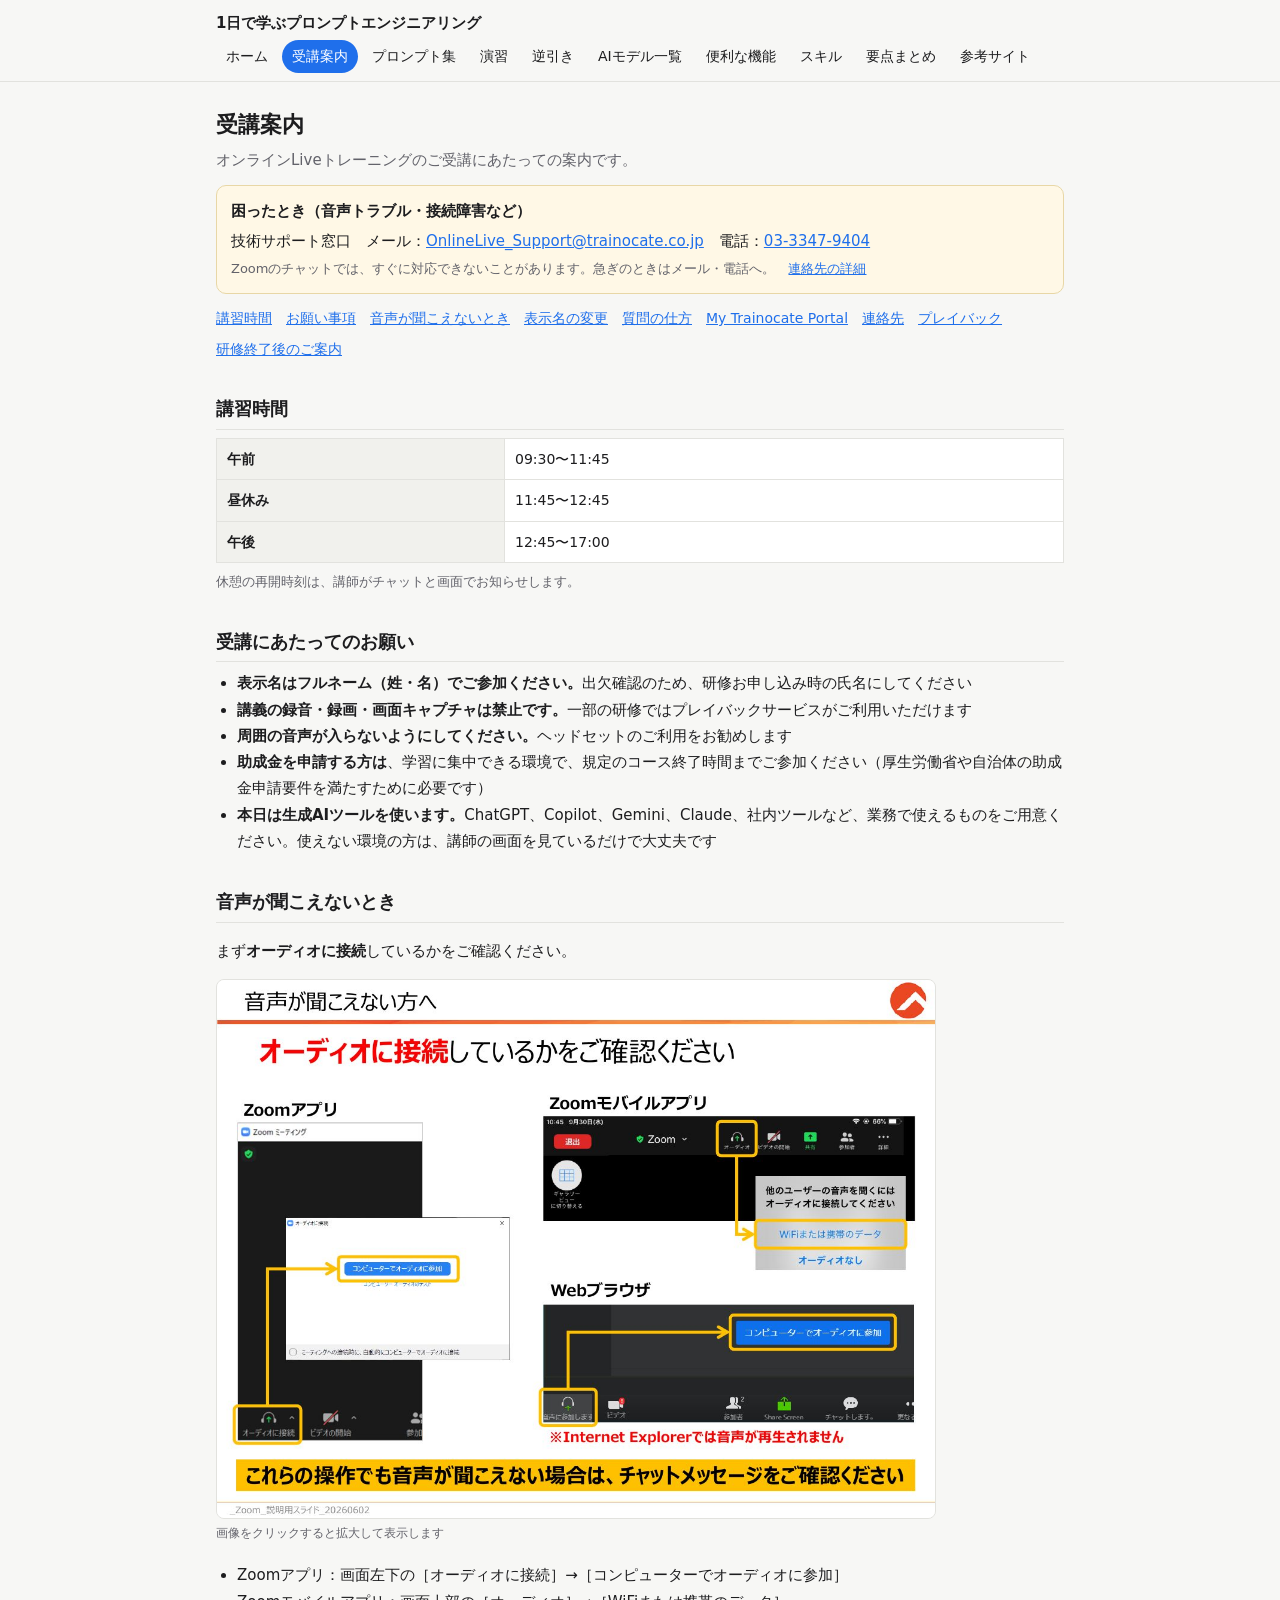
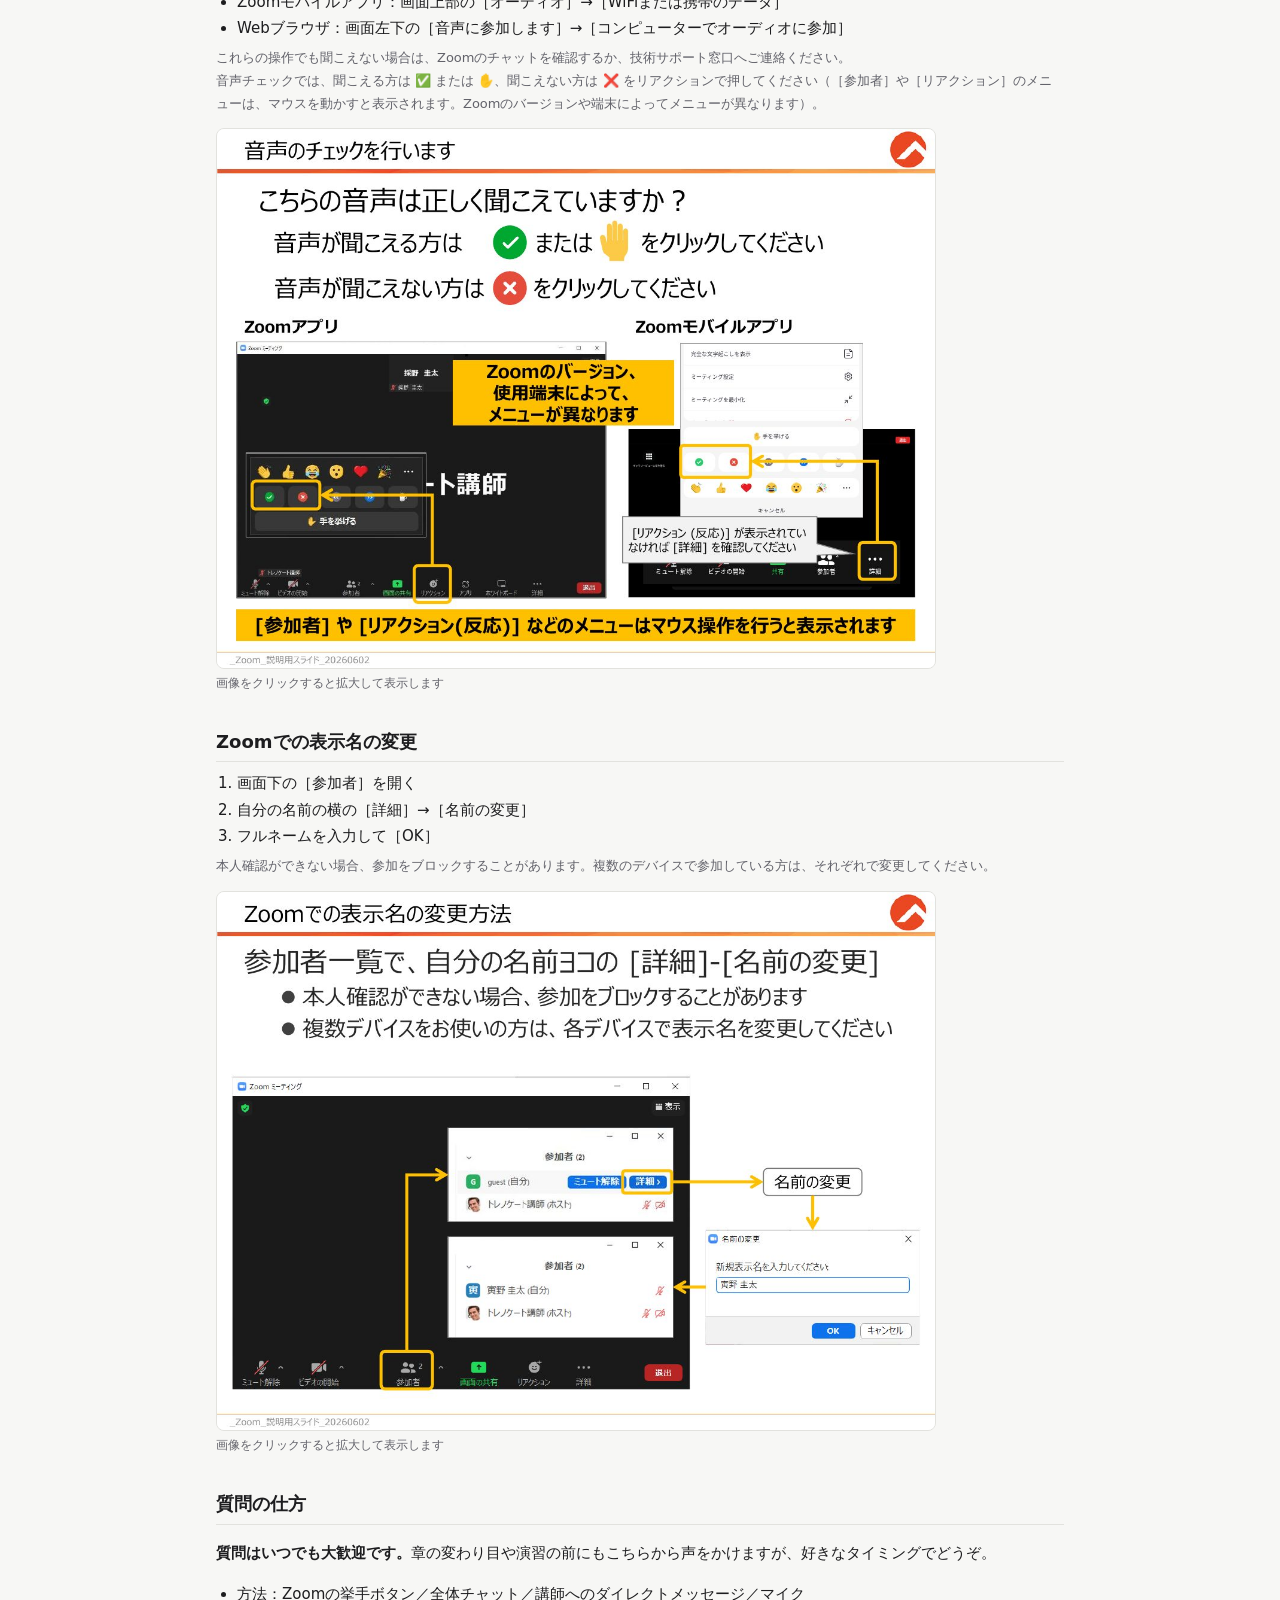
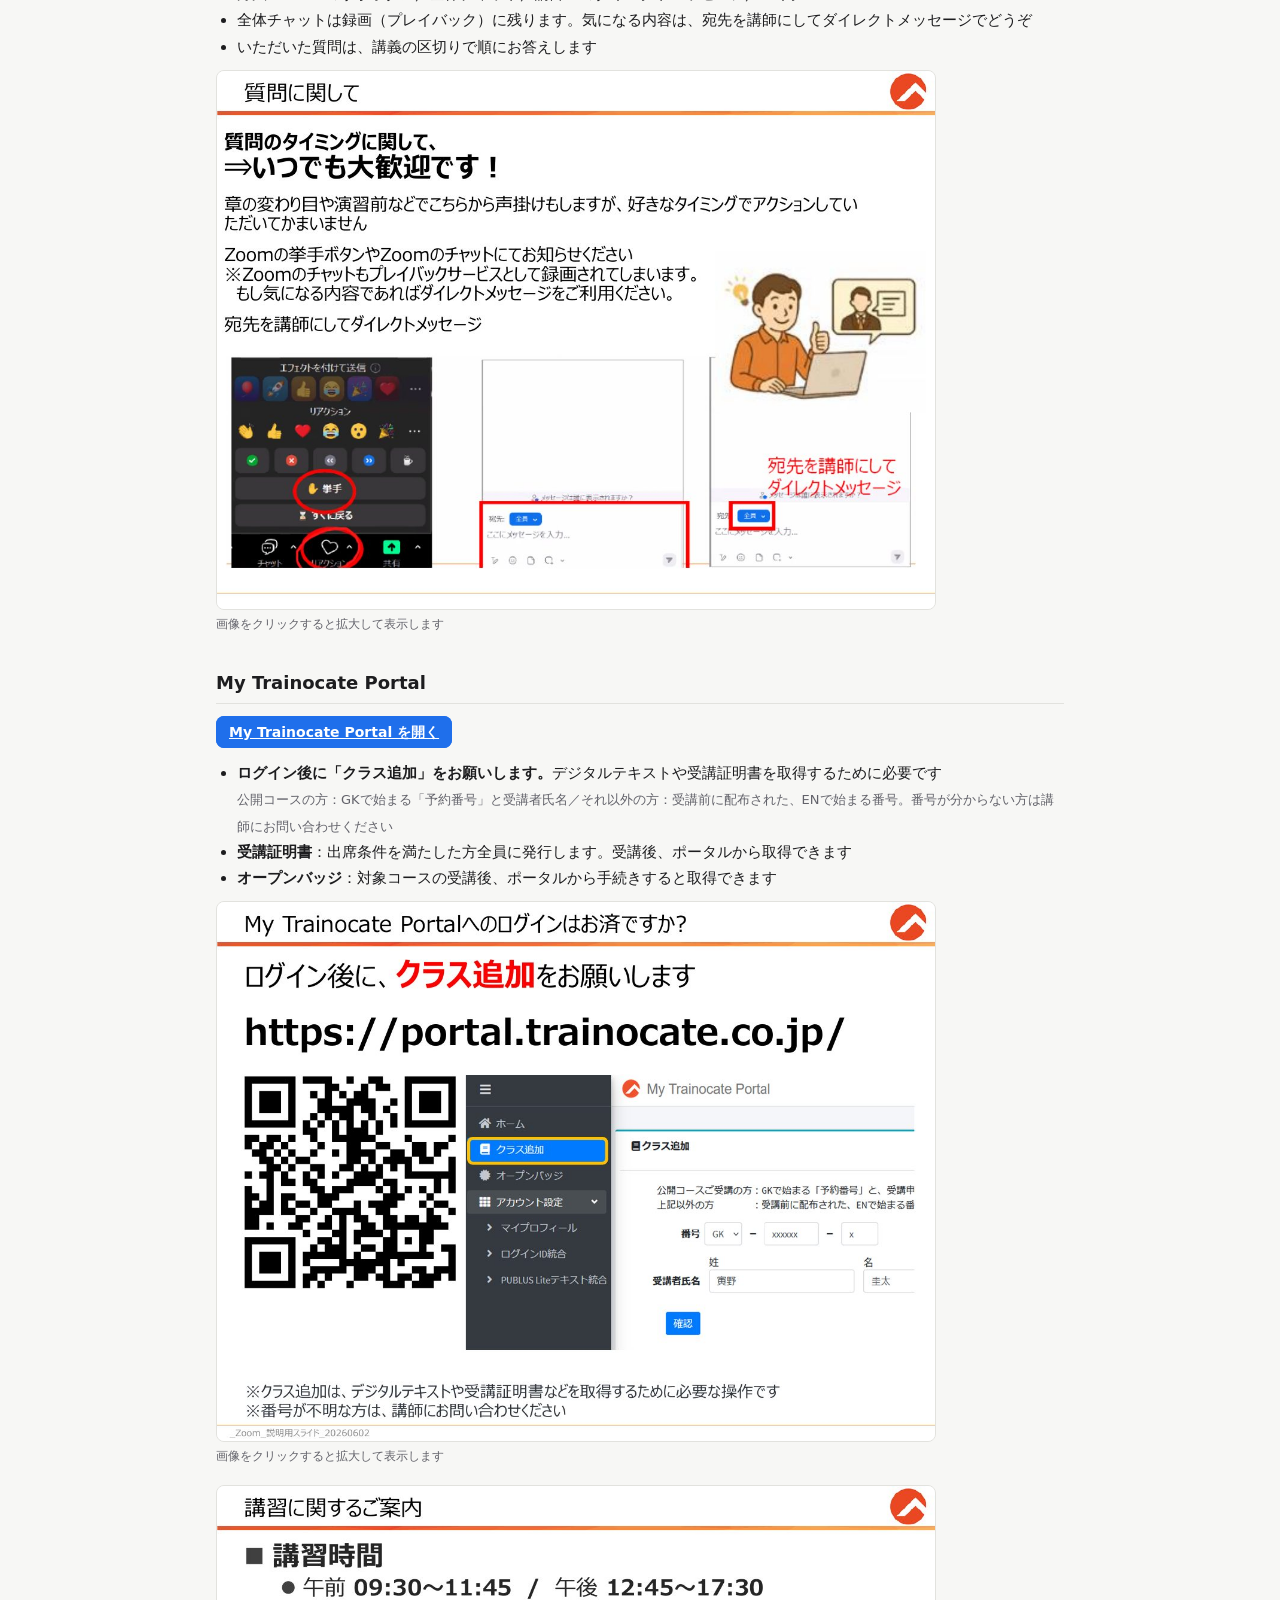
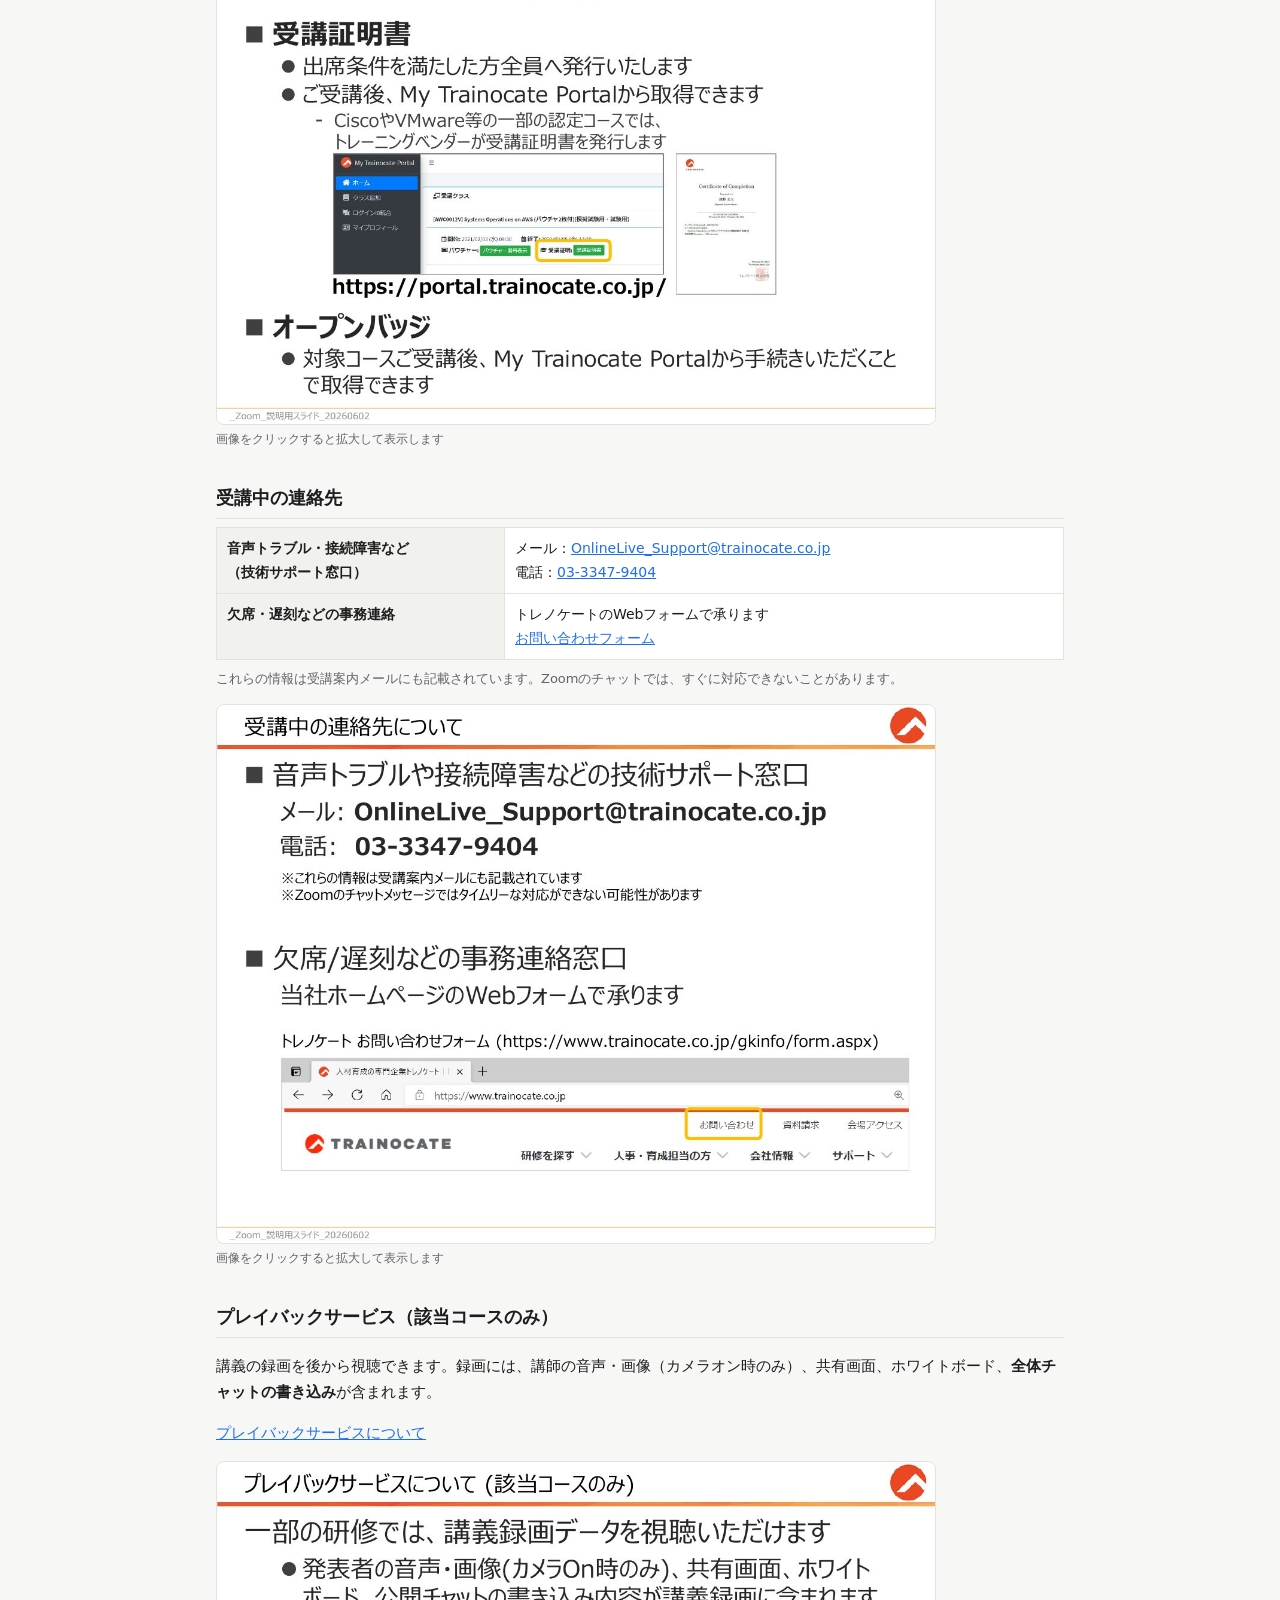
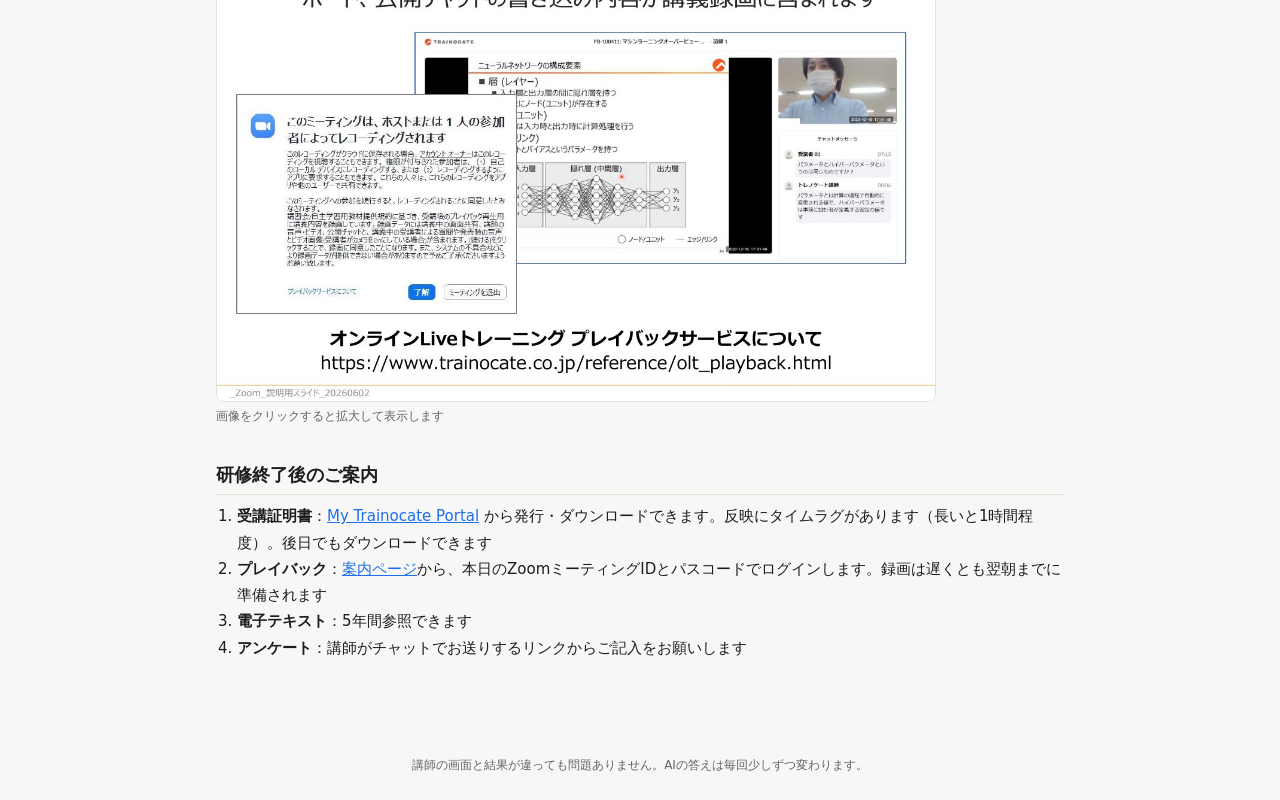
<file: docs/guide.html>
<!DOCTYPE html>
<html lang="ja">
<head>
<meta charset="utf-8">
<meta name="viewport" content="width=device-width, initial-scale=1">
<title>受講案内｜1日で学ぶプロンプトエンジニアリング</title>
<meta name="description" content="1日で学ぶプロンプトエンジニアリング 受講者用ページ">
<meta name="release-source" content="https://api.github.com/repos/trainocateteacher-stack/prompt-engineering-1day/contents/release.json https://raw.githubusercontent.com/trainocateteacher-stack/prompt-engineering-1day/main/release.json">
<link rel="stylesheet" href="assets/style.css">
</head>
<body>
<header class="site-head"><div class="wrap">
<a class="brand" href="index.html">1日で学ぶプロンプトエンジニアリング</a>
<nav class="nav"><a href="index.html">ホーム</a><a href="guide.html" aria-current=page>受講案内</a><a href="prompts.html">プロンプト集</a><a href="exercises.html">演習</a><a href="cheatsheet.html">逆引き</a><a href="models.html">AIモデル一覧</a><a href="services.html">便利な機能</a><a href="skills.html">スキル</a><a href="summary.html">要点まとめ</a><a href="references.html">参考サイト</a></nav>
</div></header>
<main><div class="wrap">
<h1>受講案内</h1><p class="lead">オンラインLiveトレーニングのご受講にあたっての案内です。</p><div class="card alert"><div class="ttl">困ったとき（音声トラブル・接続障害など）</div><p style="margin:4px 0">技術サポート窓口　メール：<a href="mailto:OnlineLive_Support@trainocate.co.jp">OnlineLive_Support@trainocate.co.jp</a>　電話：<a href="tel:0333479404">03-3347-9404</a></p><p class="sub" style="margin:0">Zoomのチャットでは、すぐに対応できないことがあります。急ぎのときはメール・電話へ。　<a href="guide.html#contact">連絡先の詳細</a></p></div><ul class="toc"><li><a href="#time">講習時間</a></li><li><a href="#rules">お願い事項</a></li><li><a href="#audio">音声が聞こえないとき</a></li><li><a href="#name">表示名の変更</a></li><li><a href="#question">質問の仕方</a></li><li><a href="#portal">My Trainocate Portal</a></li><li><a href="#contact">連絡先</a></li><li><a href="#playback">プレイバック</a></li><li><a href="#end">研修終了後のご案内</a></li></ul><h2 id="time">講習時間</h2><table class="tbl"><tr><th>午前</th><td>09:30〜11:45</td></tr><tr><th>昼休み</th><td>11:45〜12:45</td></tr><tr><th>午後</th><td>12:45〜17:00</td></tr></table><p class="sub">休憩の再開時刻は、講師がチャットと画面でお知らせします。</p>
<h2 id="rules">受講にあたってのお願い</h2>
<ul class="steps">
<li><b>表示名はフルネーム（姓・名）でご参加ください。</b>出欠確認のため、研修お申し込み時の氏名にしてください</li>
<li><b>講義の録音・録画・画面キャプチャは禁止です。</b>一部の研修ではプレイバックサービスがご利用いただけます</li>
<li><b>周囲の音声が入らないようにしてください。</b>ヘッドセットのご利用をお勧めします</li>
<li><b>助成金を申請する方は</b>、学習に集中できる環境で、規定のコース終了時間までご参加ください（厚生労働省や自治体の助成金申請要件を満たすために必要です）</li>
<li><b>本日は生成AIツールを使います。</b>ChatGPT、Copilot、Gemini、Claude、社内ツールなど、業務で使えるものをご用意ください。使えない環境の方は、講師の画面を見ているだけで大丈夫です</li>
</ul>

<h2 id="audio">音声が聞こえないとき</h2>
<p>まず<b>オーディオに接続</b>しているかをご確認ください。</p>
<figure class="shot"><a href="assets/guide/slide3.jpg" target="_blank" rel="noopener"><img src="assets/guide/slide3.jpg" alt="オーディオに接続する操作画面（Zoomアプリ・モバイルアプリ・Webブラウザ）" loading="lazy" width="1200" height="900"></a><figcaption>画像をクリックすると拡大して表示します</figcaption></figure>
<ul class="steps">
<li>Zoomアプリ：画面左下の［オーディオに接続］→［コンピューターでオーディオに参加］</li>
<li>Zoomモバイルアプリ：画面上部の［オーディオ］→［WiFiまたは携帯のデータ］</li>
<li>Webブラウザ：画面左下の［音声に参加します］→［コンピューターでオーディオに参加］</li>
</ul>
<p class="sub">これらの操作でも聞こえない場合は、Zoomのチャットを確認するか、技術サポート窓口へご連絡ください。<br>
音声チェックでは、聞こえる方は ✅ または ✋、聞こえない方は ❌ をリアクションで押してください（［参加者］や［リアクション］のメニューは、マウスを動かすと表示されます。Zoomのバージョンや端末によってメニューが異なります）。</p>
<figure class="shot"><a href="assets/guide/slide2.jpg" target="_blank" rel="noopener"><img src="assets/guide/slide2.jpg" alt="音声チェックのリアクションの押し方" loading="lazy" width="1200" height="900"></a><figcaption>画像をクリックすると拡大して表示します</figcaption></figure>

<h2 id="name">Zoomでの表示名の変更</h2>
<ol class="steps">
<li>画面下の［参加者］を開く</li>
<li>自分の名前の横の［詳細］→［名前の変更］</li>
<li>フルネームを入力して［OK］</li>
</ol>
<p class="sub">本人確認ができない場合、参加をブロックすることがあります。複数のデバイスで参加している方は、それぞれで変更してください。</p>
<figure class="shot"><a href="assets/guide/slide8.jpg" target="_blank" rel="noopener"><img src="assets/guide/slide8.jpg" alt="Zoomで表示名を変更する操作画面" loading="lazy" width="1200" height="900"></a><figcaption>画像をクリックすると拡大して表示します</figcaption></figure>

<h2 id="question">質問の仕方</h2>
<p><b>質問はいつでも大歓迎です。</b>章の変わり目や演習の前にもこちらから声をかけますが、好きなタイミングでどうぞ。</p>
<ul class="steps">
<li>方法：Zoomの挙手ボタン／全体チャット／講師へのダイレクトメッセージ／マイク</li>
<li>全体チャットは録画（プレイバック）に残ります。気になる内容は、宛先を講師にしてダイレクトメッセージでどうぞ</li>
<li>いただいた質問は、講義の区切りで順にお答えします</li>
</ul>
<figure class="shot"><a href="assets/guide/slide10.jpg" target="_blank" rel="noopener"><img src="assets/guide/slide10.jpg" alt="挙手ボタンと、講師へのダイレクトメッセージの送り方" loading="lazy" width="1200" height="900"></a><figcaption>画像をクリックすると拡大して表示します</figcaption></figure>

<h2 id="portal">My Trainocate Portal</h2>
<p><a class="btn primary" href="https://portal.trainocate.co.jp/" target="_blank" rel="noopener">My Trainocate Portal を開く</a></p>
<ul class="steps">
<li><b>ログイン後に「クラス追加」をお願いします。</b>デジタルテキストや受講証明書を取得するために必要です<br>
<span class="sub">公開コースの方：GKで始まる「予約番号」と受講者氏名／それ以外の方：受講前に配布された、ENで始まる番号。番号が分からない方は講師にお問い合わせください</span></li>
<li><b>受講証明書</b>：出席条件を満たした方全員に発行します。受講後、ポータルから取得できます</li>
<li><b>オープンバッジ</b>：対象コースの受講後、ポータルから手続きすると取得できます</li>
</ul>
<figure class="shot"><a href="assets/guide/slide4.jpg" target="_blank" rel="noopener"><img src="assets/guide/slide4.jpg" alt="My Trainocate Portal のクラス追加画面" loading="lazy" width="1200" height="900"></a><figcaption>画像をクリックすると拡大して表示します</figcaption></figure>
<figure class="shot"><a href="assets/guide/slide6.jpg" target="_blank" rel="noopener"><img src="assets/guide/slide6.jpg" alt="受講証明書の取得画面" loading="lazy" width="1200" height="900"></a><figcaption>画像をクリックすると拡大して表示します</figcaption></figure>

<h2 id="contact">受講中の連絡先</h2>
<table class="tbl">
<tr><th>音声トラブル・接続障害など<br>（技術サポート窓口）</th>
<td>メール：<a href="mailto:OnlineLive_Support@trainocate.co.jp">OnlineLive_Support@trainocate.co.jp</a><br>電話：<a href="tel:0333479404">03-3347-9404</a></td></tr>
<tr><th>欠席・遅刻などの事務連絡</th>
<td>トレノケートのWebフォームで承ります<br><a href="https://www.trainocate.co.jp/gkinfo/form.aspx" target="_blank" rel="noopener">お問い合わせフォーム</a></td></tr>
</table>
<p class="sub">これらの情報は受講案内メールにも記載されています。Zoomのチャットでは、すぐに対応できないことがあります。</p>
<figure class="shot"><a href="assets/guide/slide7.jpg" target="_blank" rel="noopener"><img src="assets/guide/slide7.jpg" alt="受講中の連絡先とお問い合わせフォームの場所" loading="lazy" width="1200" height="900"></a><figcaption>画像をクリックすると拡大して表示します</figcaption></figure>

<h2 id="playback">プレイバックサービス（該当コースのみ）</h2>
<p>講義の録画を後から視聴できます。録画には、講師の音声・画像（カメラオン時のみ）、共有画面、ホワイトボード、<b>全体チャットの書き込み</b>が含まれます。</p>
<p><a href="https://www.trainocate.co.jp/reference/olt_playback.html" target="_blank" rel="noopener">プレイバックサービスについて</a></p>
<figure class="shot"><a href="assets/guide/slide9.jpg" target="_blank" rel="noopener"><img src="assets/guide/slide9.jpg" alt="プレイバックサービスの録画画面と、録画の同意画面" loading="lazy" width="1200" height="900"></a><figcaption>画像をクリックすると拡大して表示します</figcaption></figure>

<h2 id="end">研修終了後のご案内</h2>
<ol class="steps">
<li><b>受講証明書</b>：<a href="https://portal.trainocate.co.jp/" target="_blank" rel="noopener">My Trainocate Portal</a> から発行・ダウンロードできます。反映にタイムラグがあります（長いと1時間程度）。後日でもダウンロードできます</li>
<li><b>プレイバック</b>：<a href="https://www.trainocate.co.jp/reference/olt_playback.html" target="_blank" rel="noopener">案内ページ</a>から、本日のZoomミーティングIDとパスコードでログインします。録画は遅くとも翌朝までに準備されます</li>
<li><b>電子テキスト</b>：5年間参照できます</li>
<li><b>アンケート</b>：講師がチャットでお送りするリンクからご記入をお願いします</li>
</ol>

</div></main>
<footer class="foot">講師の画面と結果が違っても問題ありません。AIの答えは毎回少しずつ変わります。</footer>
<script src="assets/app.js"></script>
</body>
</html>
</file>
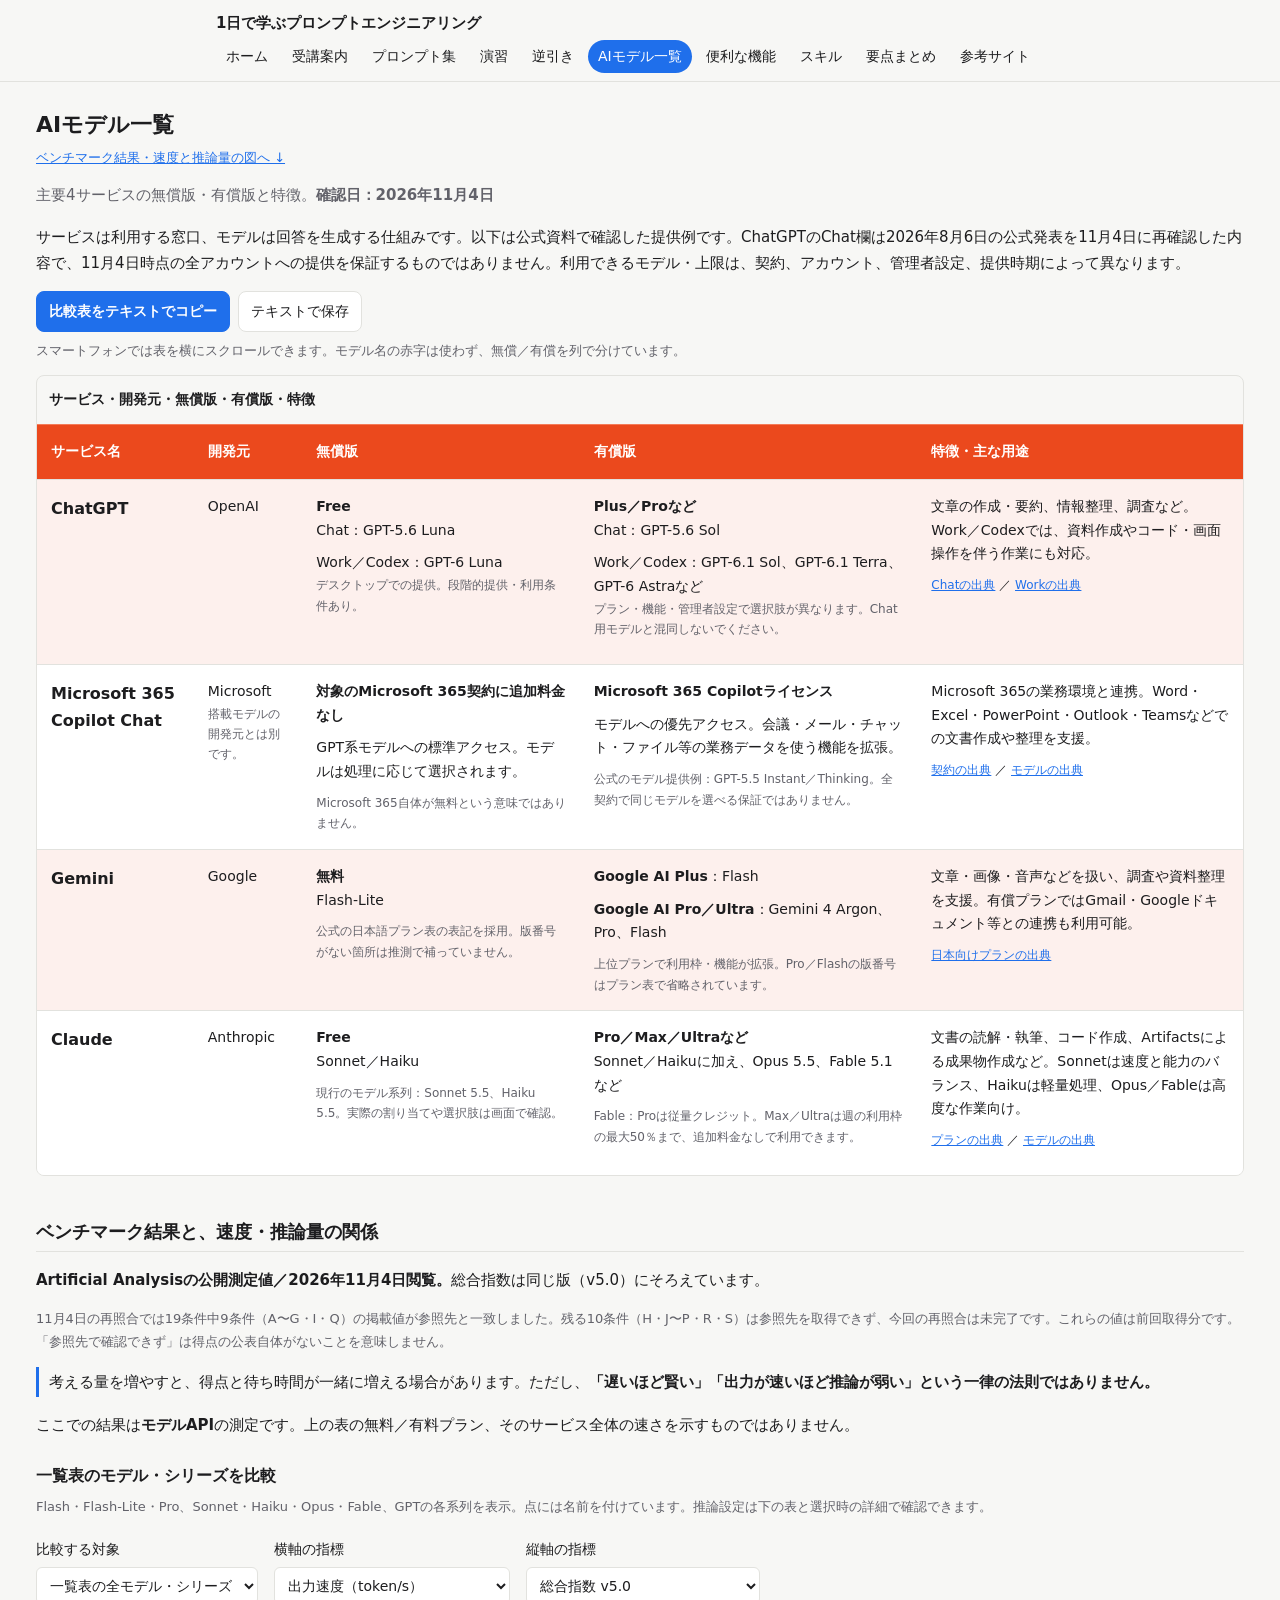
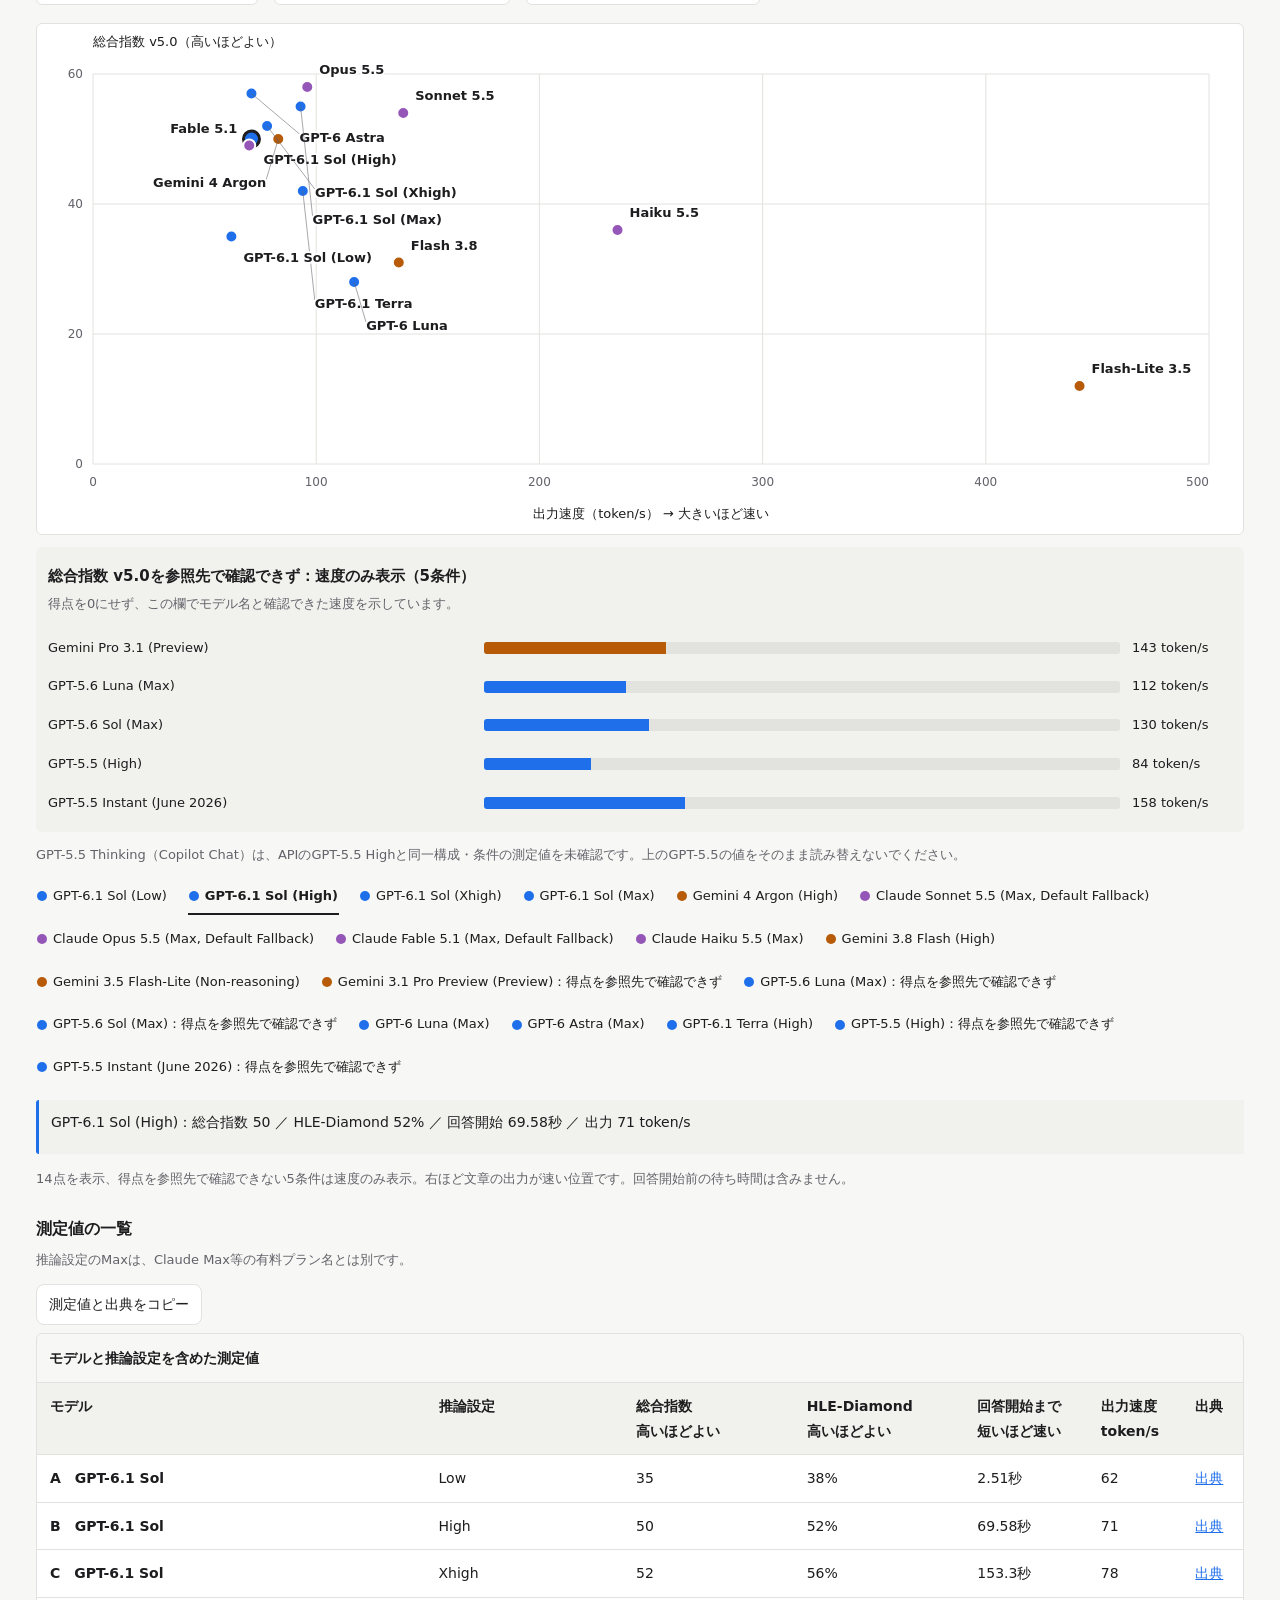
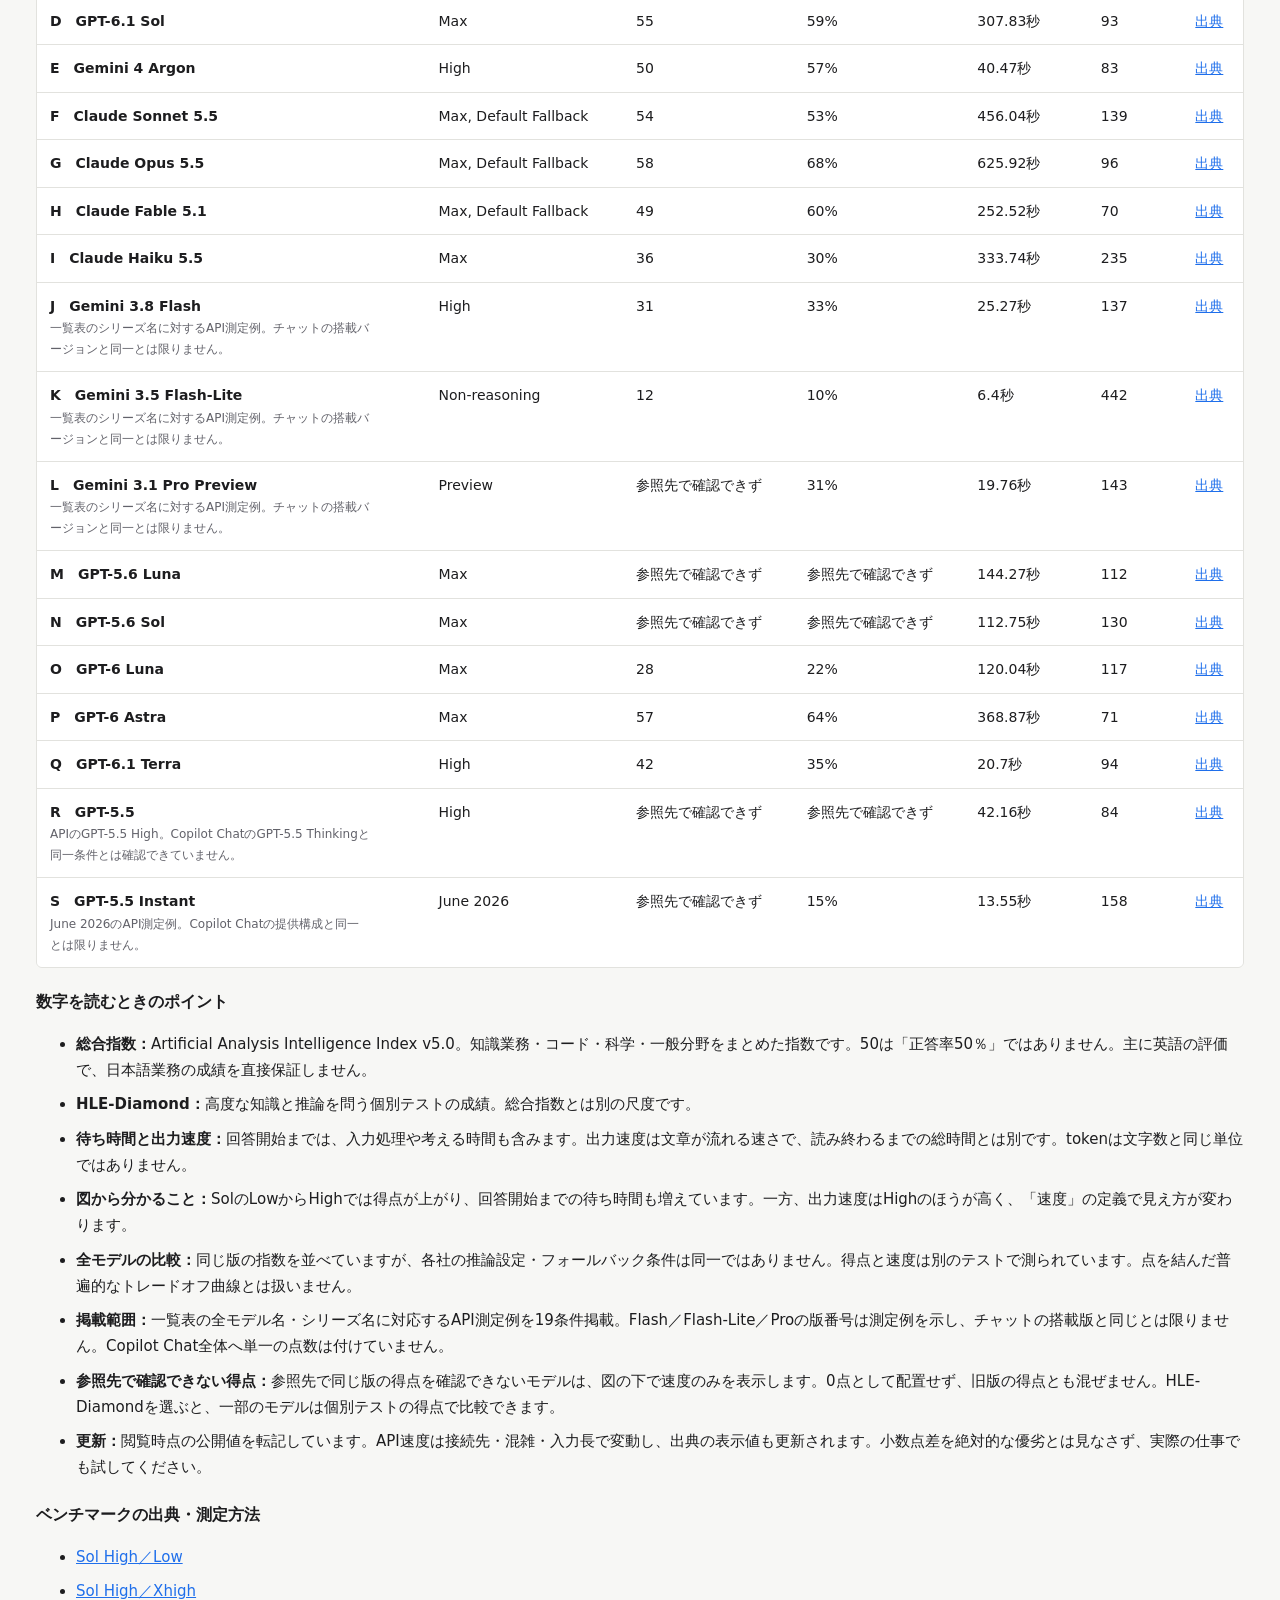
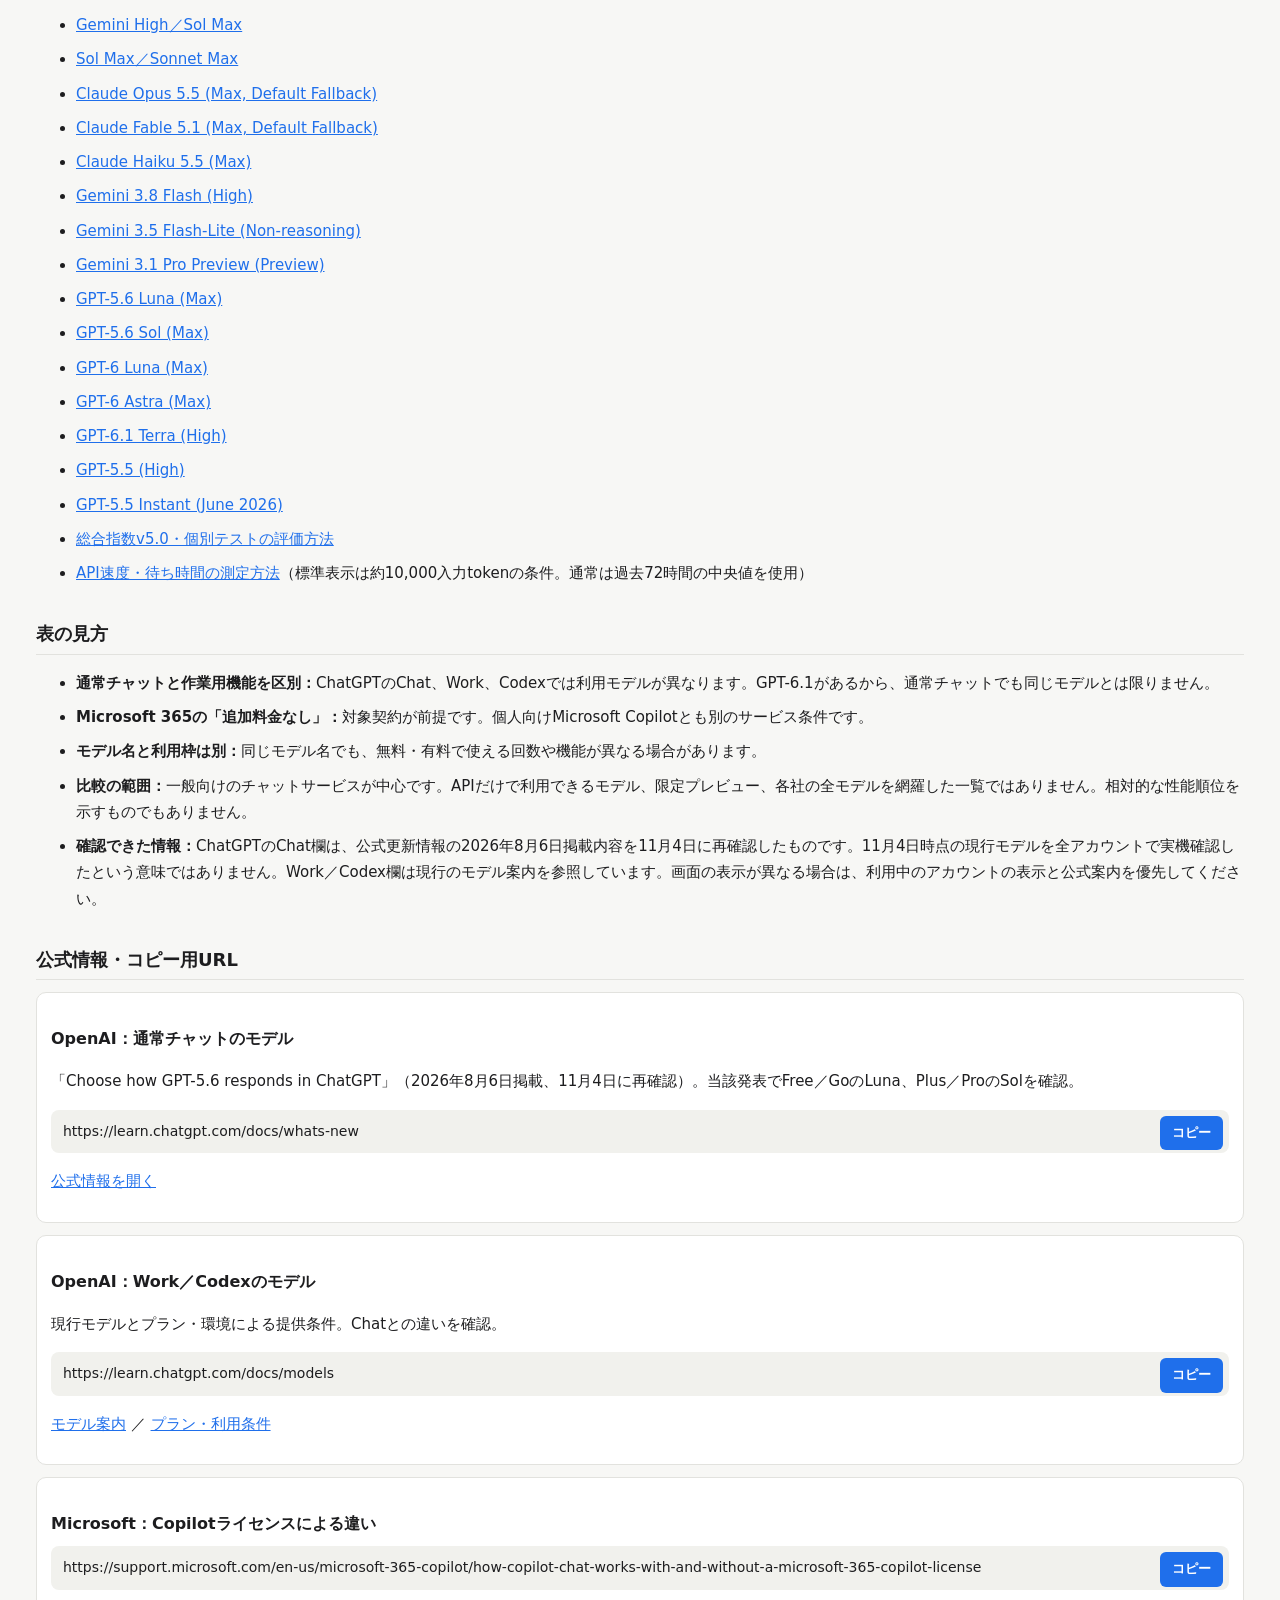
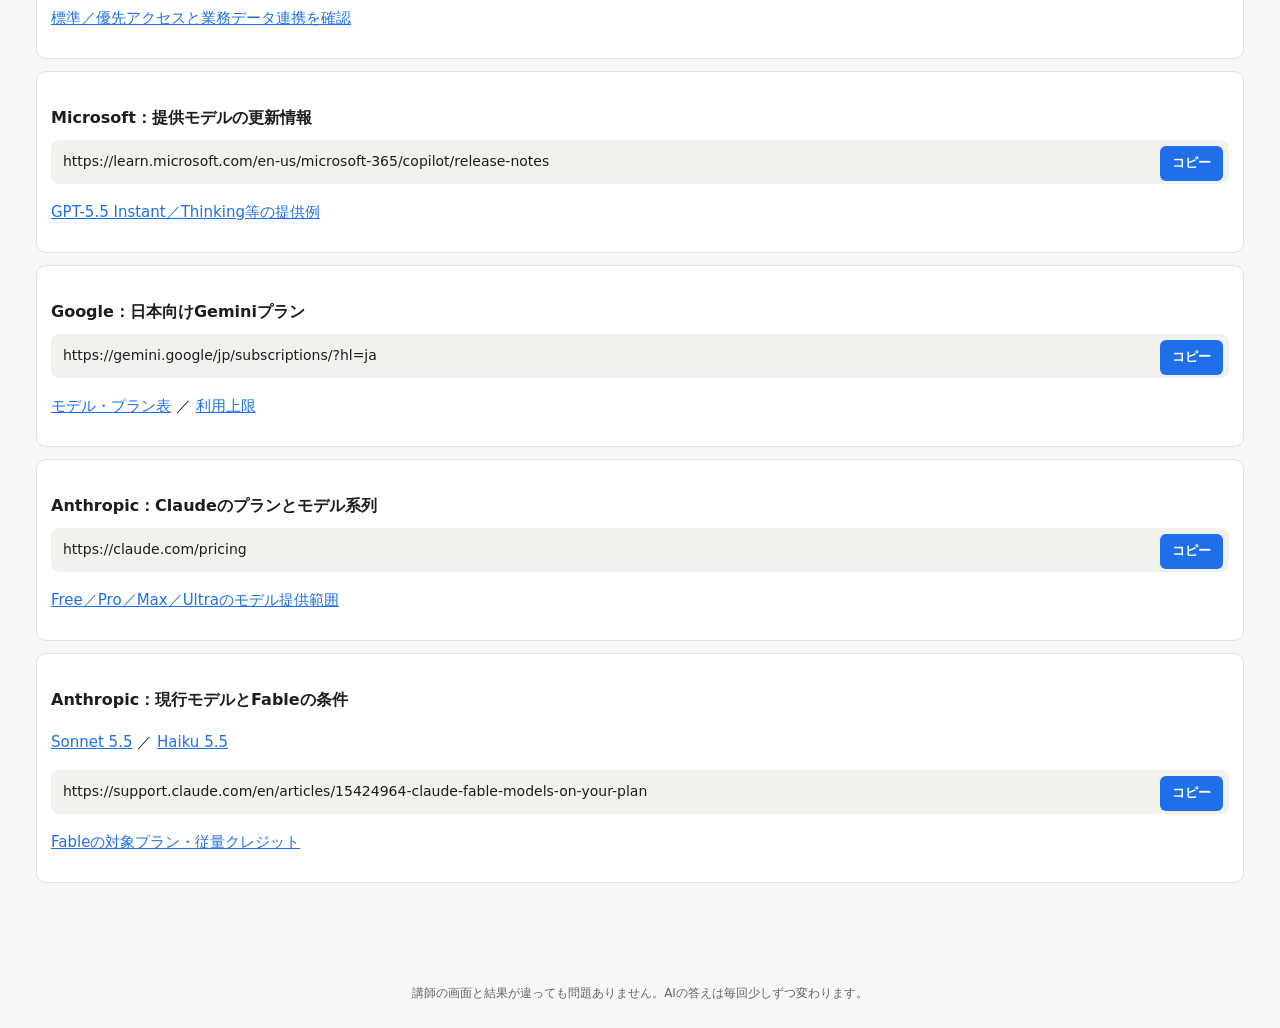
<file: docs/models.html>
<!DOCTYPE html>
<html lang="ja">
<head>
<meta charset="utf-8">
<meta name="viewport" content="width=device-width, initial-scale=1">
<title>AIモデル一覧｜1日で学ぶプロンプトエンジニアリング</title>
<meta name="description" content="主要AIサービスの無償版・有償版・モデル・特徴。2026年11月4日確認、公式出典付き。">
<meta name="release-source" content="https://api.github.com/repos/trainocateteacher-stack/prompt-engineering-1day/contents/release.json https://raw.githubusercontent.com/trainocateteacher-stack/prompt-engineering-1day/main/release.json">
<link rel="stylesheet" href="assets/style.css">
</head>
<body>
<header class="site-head"><div class="wrap">
<a class="brand" href="index.html">1日で学ぶプロンプトエンジニアリング</a>
<nav class="nav"><a href="index.html">ホーム</a><a href="guide.html">受講案内</a><a href="prompts.html">プロンプト集</a><a href="exercises.html">演習</a><a href="cheatsheet.html">逆引き</a><a href="models.html" aria-current="page">AIモデル一覧</a><a href="services.html">便利な機能</a><a href="skills.html">スキル</a><a href="summary.html">要点まとめ</a><a href="references.html">参考サイト</a></nav>
</div></header>
<main><div class="wrap model-wrap">
<h1>AIモデル一覧</h1>
<p class="sub"><a href="#benchmarks">ベンチマーク結果・速度と推論量の図へ ↓</a></p><p class="lead">主要4サービスの無償版・有償版と特徴。<strong>確認日：2026年11月4日</strong></p>
<p>サービスは利用する窓口、モデルは回答を生成する仕組みです。以下は公式資料で確認した提供例です。ChatGPTのChat欄は2026年8月6日の公式発表を11月4日に再確認した内容で、11月4日時点の全アカウントへの提供を保証するものではありません。利用できるモデル・上限は、契約、アカウント、管理者設定、提供時期によって異なります。</p>
<div class="toolbar"><button class="btn primary" type="button" data-copy-all="#catalog-copy">比較表をテキストでコピー</button><button class="btn" type="button" data-download="#catalog-copy" data-filename="AIモデル一覧_2026-11-04.txt">テキストで保存</button></div>
<style>
.model-wrap{max-width:1240px} .model-scroll{overflow-x:auto;border:1px solid var(--line);border-radius:8px;margin:12px 0}
.model-table{border-collapse:collapse;width:100%;min-width:1000px;background:var(--card);font-size:14px;line-height:1.7}
.model-table caption{text-align:left;font-weight:700;padding:12px}.model-table th,.model-table td{padding:15px 14px;vertical-align:top;text-align:left;border-top:1px solid var(--line)}
.model-table thead th{background:#eb491d;color:#fff;border-color:#f47b58}.model-table tbody th{font-size:16px;width:13%}.model-table td:nth-child(2){width:9%}.model-table td:nth-child(3){width:23%}.model-table td:nth-child(4){width:28%}.model-table td:nth-child(5){width:27%}
.model-table tbody tr:nth-child(odd){background:color-mix(in srgb,var(--card) 92%,#eb491d 8%)}.model-table p{margin:0 0 9px}.model-table small{display:block;color:var(--muted);font-size:12px}.source-links{white-space:nowrap;font-size:12px}.model-tag{font-weight:700}.copy-plain{position:absolute;left:-10000px;width:1px;height:1px;overflow:hidden}.model-notes li{margin:8px 0}.source-url{overflow-wrap:anywhere}
@media print{.model-table{min-width:0;font-size:10px}.model-table td,.model-table th{padding:7px}.model-scroll{overflow:visible}.toolbar{display:none}}
</style>
<p class="sub">スマートフォンでは表を横にスクロールできます。モデル名の赤字は使わず、無償／有償を列で分けています。</p>
<div class="model-scroll" role="region" aria-label="AIモデル比較表" tabindex="0"><table class="model-table">
<caption>サービス・開発元・無償版・有償版・特徴</caption>
<thead><tr><th scope="col">サービス名</th><th scope="col">開発元</th><th scope="col">無償版</th><th scope="col">有償版</th><th scope="col">特徴・主な用途</th></tr></thead>
<tbody>
<tr><th scope="row">ChatGPT</th><td>OpenAI</td>
<td><p><span class="model-tag">Free</span><br>Chat：GPT-5.6 Luna</p><p>Work／Codex：GPT-6 Luna<small>デスクトップでの提供。段階的提供・利用条件あり。</small></p></td>
<td><p><span class="model-tag">Plus／Proなど</span><br>Chat：GPT-5.6 Sol</p><p>Work／Codex：GPT-6.1 Sol、GPT-6.1 Terra、GPT-6 Astraなど<small>プラン・機能・管理者設定で選択肢が異なります。Chat用モデルと混同しないでください。</small></p></td>
<td><p>文章の作成・要約、情報整理、調査など。Work／Codexでは、資料作成やコード・画面操作を伴う作業にも対応。</p><p class="source-links"><a href="#source-openai-chat">Chatの出典</a> ／ <a href="#source-openai-work">Workの出典</a></p></td></tr>
<tr><th scope="row">Microsoft 365<br>Copilot Chat</th><td>Microsoft<br><small>搭載モデルの開発元とは別です。</small></td>
<td><p><span class="model-tag">対象のMicrosoft 365契約に追加料金なし</span></p><p>GPT系モデルへの標準アクセス。モデルは処理に応じて選択されます。</p><small>Microsoft 365自体が無料という意味ではありません。</small></td>
<td><p><span class="model-tag">Microsoft 365 Copilotライセンス</span></p><p>モデルへの優先アクセス。会議・メール・チャット・ファイル等の業務データを使う機能を拡張。</p><small>公式のモデル提供例：GPT-5.5 Instant／Thinking。全契約で同じモデルを選べる保証ではありません。</small></td>
<td><p>Microsoft 365の業務環境と連携。Word・Excel・PowerPoint・Outlook・Teamsなどでの文書作成や整理を支援。</p><p class="source-links"><a href="#source-copilot">契約の出典</a> ／ <a href="#source-copilot-models">モデルの出典</a></p></td></tr>
<tr><th scope="row">Gemini</th><td>Google</td>
<td><p><span class="model-tag">無料</span><br>Flash-Lite</p><small>公式の日本語プラン表の表記を採用。版番号がない箇所は推測で補っていません。</small></td>
<td><p><span class="model-tag">Google AI Plus</span>：Flash</p><p><span class="model-tag">Google AI Pro／Ultra</span>：Gemini 4 Argon、Pro、Flash</p><small>上位プランで利用枠・機能が拡張。Pro／Flashの版番号はプラン表で省略されています。</small></td>
<td><p>文章・画像・音声などを扱い、調査や資料整理を支援。有償プランではGmail・Googleドキュメント等との連携も利用可能。</p><p class="source-links"><a href="#source-gemini">日本向けプランの出典</a></p></td></tr>
<tr><th scope="row">Claude</th><td>Anthropic</td>
<td><p><span class="model-tag">Free</span><br>Sonnet／Haiku</p><small>現行のモデル系列：Sonnet 5.5、Haiku 5.5。実際の割り当てや選択肢は画面で確認。</small></td>
<td><p><span class="model-tag">Pro／Max／Ultraなど</span><br>Sonnet／Haikuに加え、Opus 5.5、Fable 5.1など</p><small>Fable：Proは従量クレジット。Max／Ultraは週の利用枠の最大50％まで、追加料金なしで利用できます。</small></td>
<td><p>文書の読解・執筆、コード作成、Artifactsによる成果物作成など。Sonnetは速度と能力のバランス、Haikuは軽量処理、Opus／Fableは高度な作業向け。</p><p class="source-links"><a href="#source-claude">プランの出典</a> ／ <a href="#source-claude-models">モデルの出典</a></p></td></tr>
</tbody></table></div>
<div id="catalog-copy" class="copy-plain" aria-hidden="true">AIモデル一覧（2026年11月4日確認）
サービス名｜開発元｜無償版｜有償版｜特徴
ChatGPT｜OpenAI｜Free：ChatはGPT-5.6 Luna。Work/CodexはデスクトップでGPT-6 Luna（提供条件あり）｜Plus/Pro等：ChatはGPT-5.6 Sol。Work/CodexはGPT-6.1 Sol・Terra、GPT-6 Astra等（契約・機能で異なる）｜文章作成・要約・調査、Work/Codexで資料作成・コード・画面操作。
Microsoft 365 Copilot Chat｜Microsoft｜対象のMicrosoft 365契約に追加料金なし。GPT系モデルへの標準アクセス｜Copilotライセンスで優先アクセス・業務データ連携を拡張。提供モデル例GPT-5.5 Instant/Thinking（全契約共通ではない）｜Microsoft 365の業務環境と連携。
Gemini｜Google｜Flash-Lite｜AI Plus：Flash。AI Pro/Ultra：Gemini 4 Argon・Pro・Flash｜文章・画像・音声、調査、Googleアプリ連携。
Claude｜Anthropic｜Sonnet/Haiku（現行系列5.5、割り当ては画面で確認）｜Pro/Max/Ultra等：Opus 5.5・Fable 5.1等も利用可能。ProのFableは従量クレジット。Max/UltraのFableは週の利用枠の最大50％まで追加料金なし｜文書読解・執筆・コード・Artifacts。
注意：サービスとモデルは別です。利用枠・モデル・機能は変更されます。無料版にも上限があります。APIのモデル一覧とは別です。
公式出典：
OpenAI Chat：https://learn.chatgpt.com/docs/whats-new
OpenAI Work/Codex：https://learn.chatgpt.com/docs/models
Copilot：https://support.microsoft.com/en-us/microsoft-365-copilot/how-copilot-chat-works-with-and-without-a-microsoft-365-copilot-license
Copilotモデル：https://learn.microsoft.com/en-us/microsoft-365/copilot/release-notes
Gemini：https://gemini.google/jp/subscriptions/?hl=ja
Claude：https://claude.com/pricing
Claude Fable：https://support.claude.com/en/articles/15424964-claude-fable-models-on-your-plan</div>




<section id="benchmarks" aria-labelledby="benchmark-heading">
<link rel="stylesheet" href="assets/benchmarks.css?v=20261104-all">
<h2 id="benchmark-heading">ベンチマーク結果と、速度・推論量の関係</h2>
<p><strong>Artificial Analysisの公開測定値／2026年11月4日閲覧。</strong>総合指数は同じ版（v5.0）にそろえています。</p><p class="sub">11月4日の再照合では19条件中9条件（A〜G・I・Q）の掲載値が参照先と一致しました。残る10条件（H・J〜P・R・S）は参照先を取得できず、今回の再照合は未完了です。これらの値は前回取得分です。「参照先で確認できず」は得点の公表自体がないことを意味しません。</p>
<div class="goal">考える量を増やすと、得点と待ち時間が一緒に増える場合があります。ただし、<strong>「遅いほど賢い」「出力が速いほど推論が弱い」という一律の法則ではありません。</strong></div>
<p>ここでの結果は<strong>モデルAPI</strong>の測定です。上の表の無料／有料プラン、そのサービス全体の速さを示すものではありません。</p>
<figure class="bench-figure" aria-labelledby="bench-chart-title">
<h3 id="bench-chart-title">一覧表に登場するモデル・シリーズを比較</h3>
<p class="sub">Flash・Flash-Lite・Pro、Sonnet・Haiku・Opus・Fable、GPTの各系列を表示。点には名前を付けています。推論設定は下の表と選択時の詳細で確認できます。</p>
<div class="bench-controls">
<label>比較する対象<select id="bench-scope"><option value="all">一覧表の全モデル・シリーズ</option><option value="sol">同じモデルの推論量（Sol）</option></select></label>
<label>横軸の指標<select id="bench-metric"><option value="speed">出力速度（token/s）</option><option value="wait">回答開始までの待ち時間（秒）</option></select></label>
<label>縦軸の指標<select id="bench-score"><option value="index">総合指数 v5.0</option><option value="hle">HLE-Diamond（知識・推論）</option></select></label>
</div>
<div id="bench-chart" aria-label="速度と総合指数の散布図"></div>
<div id="bench-unscored" class="bench-unscored"></div>
<p class="sub">GPT-5.5 Thinking（Copilot Chat）は、APIのGPT-5.5 Highと同一構成・条件の測定値を未確認です。上のGPT-5.5の値をそのまま読み替えないでください。</p>
<div id="bench-legend" class="bench-legend" aria-label="モデル・設定を選ぶ"></div>
<p id="bench-detail" class="bench-detail" aria-live="polite"></p>
<figcaption id="bench-caption">左ほど回答開始が速く、上ほど総合指数が高い位置です。総合指数は推論専用の得点ではありません。</figcaption>
<noscript><p>図の操作にはJavaScriptが必要です。測定値は下の表でも確認できます。</p></noscript>
</figure>
<h3>測定値の一覧</h3><p class="sub">推論設定のMaxは、Claude Max等の有料プラン名とは別です。</p>
<div class="toolbar"><button class="btn" type="button" data-copy-all="#benchmark-copy">測定値と出典をコピー</button></div>
<div class="bench-scroll" role="region" aria-label="ベンチマーク測定値" tabindex="0"><table class="bench-table">
<caption>モデルと推論設定を含めた測定値</caption><thead><tr><th scope="col">モデル</th><th scope="col">推論設定</th><th scope="col">総合指数<br>高いほどよい</th><th scope="col">HLE-Diamond<br>高いほどよい</th><th scope="col">回答開始まで<br>短いほど速い</th><th scope="col">出力速度<br>token/s</th><th scope="col">出典</th></tr></thead><tbody><tr id="bench-A"><th scope="row">A　GPT-6.1 Sol</th><td>Low</td><td>35</td><td>38%</td><td>2.51秒</td><td>62</td><td><a href="#bench-s1">出典</a></td></tr><tr id="bench-B"><th scope="row">B　GPT-6.1 Sol</th><td>High</td><td>50</td><td>52%</td><td>69.58秒</td><td>71</td><td><a href="#bench-s1">出典</a></td></tr><tr id="bench-C"><th scope="row">C　GPT-6.1 Sol</th><td>Xhigh</td><td>52</td><td>56%</td><td>153.3秒</td><td>78</td><td><a href="#bench-s2">出典</a></td></tr><tr id="bench-D"><th scope="row">D　GPT-6.1 Sol</th><td>Max</td><td>55</td><td>59%</td><td>307.83秒</td><td>93</td><td><a href="#bench-s3">出典</a></td></tr><tr id="bench-E"><th scope="row">E　Gemini 4 Argon</th><td>High</td><td>50</td><td>57%</td><td>40.47秒</td><td>83</td><td><a href="#bench-s3">出典</a></td></tr><tr id="bench-F"><th scope="row">F　Claude Sonnet 5.5</th><td>Max, Default Fallback</td><td>54</td><td>53%</td><td>456.04秒</td><td>139</td><td><a href="#bench-s4">出典</a></td></tr><tr id="bench-G"><th scope="row">G　Claude Opus 5.5</th><td>Max, Default Fallback</td><td>58</td><td>68%</td><td>625.92秒</td><td>96</td><td><a href="#bench-sG">出典</a></td></tr><tr id="bench-H"><th scope="row">H　Claude Fable 5.1</th><td>Max, Default Fallback</td><td>49</td><td>60%</td><td>252.52秒</td><td>70</td><td><a href="#bench-sH">出典</a></td></tr><tr id="bench-I"><th scope="row">I　Claude Haiku 5.5</th><td>Max</td><td>36</td><td>30%</td><td>333.74秒</td><td>235</td><td><a href="#bench-sI">出典</a></td></tr><tr id="bench-J"><th scope="row">J　Gemini 3.8 Flash<small>一覧表のシリーズ名に対するAPI測定例。チャットの搭載バージョンと同一とは限りません。</small></th><td>High</td><td>31</td><td>33%</td><td>25.27秒</td><td>137</td><td><a href="#bench-sJ">出典</a></td></tr><tr id="bench-K"><th scope="row">K　Gemini 3.5 Flash-Lite<small>一覧表のシリーズ名に対するAPI測定例。チャットの搭載バージョンと同一とは限りません。</small></th><td>Non-reasoning</td><td>12</td><td>10%</td><td>6.4秒</td><td>442</td><td><a href="#bench-sK">出典</a></td></tr><tr id="bench-L"><th scope="row">L　Gemini 3.1 Pro Preview<small>一覧表のシリーズ名に対するAPI測定例。チャットの搭載バージョンと同一とは限りません。</small></th><td>Preview</td><td>参照先で確認できず</td><td>31%</td><td>19.76秒</td><td>143</td><td><a href="#bench-sL">出典</a></td></tr><tr id="bench-M"><th scope="row">M　GPT-5.6 Luna</th><td>Max</td><td>参照先で確認できず</td><td>参照先で確認できず</td><td>144.27秒</td><td>112</td><td><a href="#bench-sM">出典</a></td></tr><tr id="bench-N"><th scope="row">N　GPT-5.6 Sol</th><td>Max</td><td>参照先で確認できず</td><td>参照先で確認できず</td><td>112.75秒</td><td>130</td><td><a href="#bench-sN">出典</a></td></tr><tr id="bench-O"><th scope="row">O　GPT-6 Luna</th><td>Max</td><td>28</td><td>22%</td><td>120.04秒</td><td>117</td><td><a href="#bench-sO">出典</a></td></tr><tr id="bench-P"><th scope="row">P　GPT-6 Astra</th><td>Max</td><td>57</td><td>64%</td><td>368.87秒</td><td>71</td><td><a href="#bench-sP">出典</a></td></tr><tr id="bench-Q"><th scope="row">Q　GPT-6.1 Terra</th><td>High</td><td>42</td><td>35%</td><td>20.7秒</td><td>94</td><td><a href="#bench-sQ">出典</a></td></tr><tr id="bench-R"><th scope="row">R　GPT-5.5<small>APIのGPT-5.5 High。Copilot ChatのGPT-5.5 Thinkingと同一条件とは確認できていません。</small></th><td>High</td><td>参照先で確認できず</td><td>参照先で確認できず</td><td>42.16秒</td><td>84</td><td><a href="#bench-sR">出典</a></td></tr><tr id="bench-S"><th scope="row">S　GPT-5.5 Instant<small>June 2026のAPI測定例。Copilot Chatの提供構成と同一とは限りません。</small></th><td>June 2026</td><td>参照先で確認できず</td><td>15%</td><td>13.55秒</td><td>158</td><td><a href="#bench-sS">出典</a></td></tr></tbody></table></div>
<div id="benchmark-copy" class="copy-plain" aria-hidden="true">ベンチマーク結果（2026年11月4日閲覧）
Artificial Analysis Intelligence Index v5.0。APIの公開測定値。チャットサービス・無料/有料プランの評価ではありません。
ID｜モデル｜推論設定｜総合指数｜HLE-Diamond（％）｜回答開始まで（秒）｜出力速度（token/s）｜出典
A｜GPT-6.1 Sol｜Low｜35｜38｜2.51｜62｜https://artificialanalysis.ai/models/comparisons/gpt-6-1-sol-high-vs-gpt-6-1-sol-low
B｜GPT-6.1 Sol｜High｜50｜52｜69.58｜71｜https://artificialanalysis.ai/models/comparisons/gpt-6-1-sol-high-vs-gpt-6-1-sol-low
C｜GPT-6.1 Sol｜Xhigh｜52｜56｜153.3｜78｜https://artificialanalysis.ai/models/comparisons/gpt-6-1-sol-high-vs-gpt-6-1-sol-xhigh
D｜GPT-6.1 Sol｜Max｜55｜59｜307.83｜93｜https://artificialanalysis.ai/models/comparisons/gemini-4-argon-vs-gpt-6-1-sol
E｜Gemini 4 Argon｜High｜50｜57｜40.47｜83｜https://artificialanalysis.ai/models/comparisons/gemini-4-argon-vs-gpt-6-1-sol
F｜Claude Sonnet 5.5｜Max, Default Fallback｜54｜53｜456.04｜139｜https://artificialanalysis.ai/models/comparisons/gpt-6-1-sol-vs-claude-sonnet-5-5
G｜Claude Opus 5.5｜Max, Default Fallback｜58｜68｜625.92｜96｜https://artificialanalysis.ai/models/comparisons/claude-opus-5-5-vs-gpt-6-1-sol
H｜Claude Fable 5.1｜Max, Default Fallback｜49｜60｜252.52｜70｜https://artificialanalysis.ai/models/comparisons/claude-fable-5-1-vs-gpt-6-1-sol
I｜Claude Haiku 5.5｜Max｜36｜30｜333.74｜235｜https://artificialanalysis.ai/models/comparisons/claude-haiku-5-5-vs-gpt-6-1-sol
J｜Gemini 3.8 Flash｜High｜31｜33｜25.27｜137｜https://artificialanalysis.ai/models/comparisons/gemini-3-8-flash-vs-gpt-6-1-sol
K｜Gemini 3.5 Flash-Lite｜Non-reasoning｜12｜10｜6.4｜442｜https://artificialanalysis.ai/models/comparisons/gemini-3-5-flash-lite-vs-gpt-6-1-sol
L｜Gemini 3.1 Pro Preview｜Preview｜参照先で確認できず｜31｜19.76｜143｜https://artificialanalysis.ai/models/comparisons/gemini-3-1-pro-preview-vs-gpt-6-1-sol
M｜GPT-5.6 Luna｜Max｜参照先で確認できず｜参照先で確認できず｜144.27｜112｜https://artificialanalysis.ai/models/comparisons/gpt-5-6-luna-vs-gpt-6-1-sol
N｜GPT-5.6 Sol｜Max｜参照先で確認できず｜参照先で確認できず｜112.75｜130｜https://artificialanalysis.ai/models/comparisons/gpt-5-6-sol-vs-gpt-6-1-sol
O｜GPT-6 Luna｜Max｜28｜22｜120.04｜117｜https://artificialanalysis.ai/models/comparisons/gpt-6-luna-vs-gpt-6-1-sol
P｜GPT-6 Astra｜Max｜57｜64｜368.87｜71｜https://artificialanalysis.ai/models/comparisons/gpt-6-astra-vs-gpt-6-1-sol
Q｜GPT-6.1 Terra｜High｜42｜35｜20.7｜94｜https://artificialanalysis.ai/models/comparisons/gpt-6-1-terra-high-vs-gpt-6-1-sol
R｜GPT-5.5｜High｜参照先で確認できず｜参照先で確認できず｜42.16｜84｜https://artificialanalysis.ai/models/comparisons/gpt-5-5-high-vs-gpt-6-1-sol
S｜GPT-5.5 Instant｜June 2026｜参照先で確認できず｜15｜13.55｜158｜https://artificialanalysis.ai/models/comparisons/gpt-5-5-instant-06-26-vs-gpt-6-1-sol</div>
<h3>数字を読むときのポイント</h3>
<ul class="model-notes">
<li><strong>総合指数：</strong>Artificial Analysis Intelligence Index v5.0。知識業務・コード・科学・一般分野をまとめた指数です。50は「正答率50％」ではありません。主に英語の評価で、日本語業務の成績を直接保証しません。</li>
<li><strong>HLE-Diamond：</strong>高度な知識と推論を問う個別テストの成績。総合指数とは別の尺度です。</li>
<li><strong>待ち時間と出力速度：</strong>回答開始までは、入力処理や考える時間も含みます。出力速度は文章が流れる速さで、読み終わるまでの総時間とは別です。tokenは文字数と同じ単位ではありません。</li>
<li><strong>図から分かること：</strong>SolのLowからHighでは得点が上がり、回答開始までの待ち時間も増えています。一方、出力速度はHighのほうが高く、「速度」の定義で見え方が変わります。</li>
<li><strong>全モデルの比較：</strong>同じ版の指数を並べていますが、各社の推論設定・フォールバック条件は同一ではありません。得点と速度は別のテストで測られています。点を結んだ普遍的なトレードオフ曲線とは扱いません。</li>
<li><strong>掲載範囲：</strong>一覧表の全モデル名・シリーズ名に対応するAPI測定例を19条件掲載。Flash／Flash-Lite／Proの版番号は測定例を示し、チャットの搭載版と同じとは限りません。Copilot Chat全体へ単一の点数は付けていません。</li>
<li><strong>参照先で確認できない得点：</strong>参照先で同じ版の得点を確認できないモデルは、図の下で速度のみを表示します。0点として配置せず、旧版の得点とも混ぜません。HLE-Diamondを選ぶと、一部のモデルは個別テストの得点で比較できます。</li>
<li><strong>更新：</strong>閲覧時点の公開値を転記しています。API速度は接続先・混雑・入力長で変動し、出典の表示値も更新されます。小数点差を絶対的な優劣とは見なさず、実際の仕事でも試してください。</li>
</ul>
<h3>ベンチマークの出典・測定方法</h3><ul class="bench-sources"><li id="bench-s1"><a href="https://artificialanalysis.ai/models/comparisons/gpt-6-1-sol-high-vs-gpt-6-1-sol-low" target="_blank" rel="noopener">Sol High／Low</a></li><li id="bench-s2"><a href="https://artificialanalysis.ai/models/comparisons/gpt-6-1-sol-high-vs-gpt-6-1-sol-xhigh" target="_blank" rel="noopener">Sol High／Xhigh</a></li><li id="bench-s3"><a href="https://artificialanalysis.ai/models/comparisons/gemini-4-argon-vs-gpt-6-1-sol" target="_blank" rel="noopener">Gemini High／Sol Max</a></li><li id="bench-s4"><a href="https://artificialanalysis.ai/models/comparisons/gpt-6-1-sol-vs-claude-sonnet-5-5" target="_blank" rel="noopener">Sol Max／Sonnet Max</a></li><li id="bench-sG"><a href="https://artificialanalysis.ai/models/comparisons/claude-opus-5-5-vs-gpt-6-1-sol" target="_blank" rel="noopener">Claude Opus 5.5 (Max, Default Fallback)</a></li><li id="bench-sH"><a href="https://artificialanalysis.ai/models/comparisons/claude-fable-5-1-vs-gpt-6-1-sol" target="_blank" rel="noopener">Claude Fable 5.1 (Max, Default Fallback)</a></li><li id="bench-sI"><a href="https://artificialanalysis.ai/models/comparisons/claude-haiku-5-5-vs-gpt-6-1-sol" target="_blank" rel="noopener">Claude Haiku 5.5 (Max)</a></li><li id="bench-sJ"><a href="https://artificialanalysis.ai/models/comparisons/gemini-3-8-flash-vs-gpt-6-1-sol" target="_blank" rel="noopener">Gemini 3.8 Flash (High)</a></li><li id="bench-sK"><a href="https://artificialanalysis.ai/models/comparisons/gemini-3-5-flash-lite-vs-gpt-6-1-sol" target="_blank" rel="noopener">Gemini 3.5 Flash-Lite (Non-reasoning)</a></li><li id="bench-sL"><a href="https://artificialanalysis.ai/models/comparisons/gemini-3-1-pro-preview-vs-gpt-6-1-sol" target="_blank" rel="noopener">Gemini 3.1 Pro Preview (Preview)</a></li><li id="bench-sM"><a href="https://artificialanalysis.ai/models/comparisons/gpt-5-6-luna-vs-gpt-6-1-sol" target="_blank" rel="noopener">GPT-5.6 Luna (Max)</a></li><li id="bench-sN"><a href="https://artificialanalysis.ai/models/comparisons/gpt-5-6-sol-vs-gpt-6-1-sol" target="_blank" rel="noopener">GPT-5.6 Sol (Max)</a></li><li id="bench-sO"><a href="https://artificialanalysis.ai/models/comparisons/gpt-6-luna-vs-gpt-6-1-sol" target="_blank" rel="noopener">GPT-6 Luna (Max)</a></li><li id="bench-sP"><a href="https://artificialanalysis.ai/models/comparisons/gpt-6-astra-vs-gpt-6-1-sol" target="_blank" rel="noopener">GPT-6 Astra (Max)</a></li><li id="bench-sQ"><a href="https://artificialanalysis.ai/models/comparisons/gpt-6-1-terra-high-vs-gpt-6-1-sol" target="_blank" rel="noopener">GPT-6.1 Terra (High)</a></li><li id="bench-sR"><a href="https://artificialanalysis.ai/models/comparisons/gpt-5-5-high-vs-gpt-6-1-sol" target="_blank" rel="noopener">GPT-5.5 (High)</a></li><li id="bench-sS"><a href="https://artificialanalysis.ai/models/comparisons/gpt-5-5-instant-06-26-vs-gpt-6-1-sol" target="_blank" rel="noopener">GPT-5.5 Instant (June 2026)</a></li><li><a href="https://artificialanalysis.ai/methodology/intelligence-benchmarking" target="_blank" rel="noopener">総合指数v5.0・個別テストの評価方法</a></li><li><a href="https://artificialanalysis.ai/methodology/performance-benchmarking" target="_blank" rel="noopener">API速度・待ち時間の測定方法</a>（標準表示は約10,000入力tokenの条件。通常は過去72時間の中央値を使用）</li></ul>
<script id="benchmark-data" type="application/json">[{"id":"A","family":"sol","model":"GPT-6.1 Sol","setting":"Low","index":35,"hle":38,"wait":2.51,"speed":62,"source":"s1"},{"id":"B","family":"sol","model":"GPT-6.1 Sol","setting":"High","index":50,"hle":52,"wait":69.58,"speed":71,"source":"s1"},{"id":"C","family":"sol","model":"GPT-6.1 Sol","setting":"Xhigh","index":52,"hle":56,"wait":153.3,"speed":78,"source":"s2"},{"id":"D","family":"sol","model":"GPT-6.1 Sol","setting":"Max","index":55,"hle":59,"wait":307.83,"speed":93,"source":"s3"},{"id":"E","family":"gemini","model":"Gemini 4 Argon","setting":"High","index":50,"hle":57,"wait":40.47,"speed":83,"source":"s3"},{"id":"F","family":"claude","model":"Claude Sonnet 5.5","setting":"Max, Default Fallback","index":54,"hle":53,"wait":456.04,"speed":139,"source":"s4"},{"id":"G","family":"claude","model":"Claude Opus 5.5","setting":"Max, Default Fallback","plot_name":"Opus 5.5","index":58.0,"hle":68.0,"wait":625.92,"speed":96.0,"source":"sG"},{"id":"H","family":"claude","model":"Claude Fable 5.1","setting":"Max, Default Fallback","plot_name":"Fable 5.1","index":49.0,"hle":60.0,"wait":252.52,"speed":70.0,"source":"sH"},{"id":"I","family":"claude","model":"Claude Haiku 5.5","setting":"Max","plot_name":"Haiku 5.5","index":36.0,"hle":30.0,"wait":333.74,"speed":235.0,"source":"sI"},{"id":"J","family":"gemini","model":"Gemini 3.8 Flash","setting":"High","plot_name":"Flash 3.8","index":31.0,"hle":33.0,"wait":25.27,"speed":137.0,"source":"sJ","note":"一覧表のシリーズ名に対するAPI測定例。チャットの搭載バージョンと同一とは限りません。"},{"id":"K","family":"gemini","model":"Gemini 3.5 Flash-Lite","setting":"Non-reasoning","plot_name":"Flash-Lite 3.5","index":12.0,"hle":10.0,"wait":6.4,"speed":442.0,"source":"sK","note":"一覧表のシリーズ名に対するAPI測定例。チャットの搭載バージョンと同一とは限りません。"},{"id":"L","family":"gemini","model":"Gemini 3.1 Pro Preview","setting":"Preview","plot_name":"Gemini Pro 3.1","index":null,"hle":31.0,"wait":19.76,"speed":143.0,"source":"sL","note":"一覧表のシリーズ名に対するAPI測定例。チャットの搭載バージョンと同一とは限りません。"},{"id":"M","family":"openai","model":"GPT-5.6 Luna","setting":"Max","plot_name":"GPT-5.6 Luna","index":null,"hle":null,"wait":144.27,"speed":112.0,"source":"sM"},{"id":"N","family":"openai","model":"GPT-5.6 Sol","setting":"Max","plot_name":"GPT-5.6 Sol","index":null,"hle":null,"wait":112.75,"speed":130.0,"source":"sN"},{"id":"O","family":"openai","model":"GPT-6 Luna","setting":"Max","plot_name":"GPT-6 Luna","index":28.0,"hle":22.0,"wait":120.04,"speed":117.0,"source":"sO"},{"id":"P","family":"openai","model":"GPT-6 Astra","setting":"Max","plot_name":"GPT-6 Astra","index":57.0,"hle":64.0,"wait":368.87,"speed":71.0,"source":"sP"},{"id":"Q","family":"openai","model":"GPT-6.1 Terra","setting":"High","plot_name":"GPT-6.1 Terra","index":42.0,"hle":35.0,"wait":20.7,"speed":94.0,"source":"sQ"},{"id":"R","family":"openai","model":"GPT-5.5","setting":"High","plot_name":"GPT-5.5","index":null,"hle":null,"wait":42.16,"speed":84.0,"source":"sR","note":"APIのGPT-5.5 High。Copilot ChatのGPT-5.5 Thinkingと同一条件とは確認できていません。"},{"id":"S","family":"openai","model":"GPT-5.5 Instant","setting":"June 2026","plot_name":"GPT-5.5 Instant","index":null,"hle":15.0,"wait":13.55,"speed":158.0,"source":"sS","note":"June 2026のAPI測定例。Copilot Chatの提供構成と同一とは限りません。"}]</script>
<script src="assets/benchmarks.js?v=20261104-factcheck" defer></script>
</section>
<h2>表の見方</h2><ul class="model-notes">
<li><strong>通常チャットと作業用機能を区別：</strong>ChatGPTのChat、Work、Codexでは利用モデルが異なります。GPT-6.1があるから、通常チャットでも同じモデルとは限りません。</li>
<li><strong>Microsoft 365の「追加料金なし」：</strong>対象契約が前提です。個人向けMicrosoft Copilotとも別のサービス条件です。</li>
<li><strong>モデル名と利用枠は別：</strong>同じモデル名でも、無料・有料で使える回数や機能が異なる場合があります。</li>
<li><strong>比較の範囲：</strong>一般向けのチャットサービスが中心です。APIだけで利用できるモデル、限定プレビュー、各社の全モデルを網羅した一覧ではありません。相対的な性能順位を示すものでもありません。</li>
<li><strong>確認できた情報：</strong>ChatGPTのChat欄は、公式更新情報の2026年8月6日掲載内容を11月4日に再確認したものです。11月4日時点の現行モデルを全アカウントで実機確認したという意味ではありません。Work／Codex欄は現行のモデル案内を参照しています。画面の表示が異なる場合は、利用中のアカウントの表示と公式案内を優先してください。</li>
</ul>
<h2>公式情報・コピー用URL</h2>
<section id="source-openai-chat" class="card"><h3>OpenAI：通常チャットのモデル</h3><p>「Choose how GPT-5.6 responds in ChatGPT」（2026年8月6日掲載、11月4日に再確認）。当該発表でFree／GoのLuna、Plus／ProのSolを確認。</p><div class="box"><pre class="source-url">https://learn.chatgpt.com/docs/whats-new</pre><button class="copy" type="button">コピー</button></div><p><a href="https://learn.chatgpt.com/docs/whats-new" target="_blank" rel="noopener">公式情報を開く</a></p></section>
<section id="source-openai-work" class="card"><h3>OpenAI：Work／Codexのモデル</h3><p>現行モデルとプラン・環境による提供条件。Chatとの違いを確認。</p><div class="box"><pre class="source-url">https://learn.chatgpt.com/docs/models</pre><button class="copy" type="button">コピー</button></div><p><a href="https://learn.chatgpt.com/docs/models" target="_blank" rel="noopener">モデル案内</a> ／ <a href="https://learn.chatgpt.com/docs/pricing" target="_blank" rel="noopener">プラン・利用条件</a></p></section>
<section id="source-copilot" class="card"><h3>Microsoft：Copilotライセンスによる違い</h3><div class="box"><pre class="source-url">https://support.microsoft.com/en-us/microsoft-365-copilot/how-copilot-chat-works-with-and-without-a-microsoft-365-copilot-license</pre><button class="copy" type="button">コピー</button></div><p><a href="https://support.microsoft.com/en-us/microsoft-365-copilot/how-copilot-chat-works-with-and-without-a-microsoft-365-copilot-license" target="_blank" rel="noopener">標準／優先アクセスと業務データ連携を確認</a></p></section>
<section id="source-copilot-models" class="card"><h3>Microsoft：提供モデルの更新情報</h3><div class="box"><pre class="source-url">https://learn.microsoft.com/en-us/microsoft-365/copilot/release-notes</pre><button class="copy" type="button">コピー</button></div><p><a href="https://learn.microsoft.com/en-us/microsoft-365/copilot/release-notes" target="_blank" rel="noopener">GPT-5.5 Instant／Thinking等の提供例</a></p></section>
<section id="source-gemini" class="card"><h3>Google：日本向けGeminiプラン</h3><div class="box"><pre class="source-url">https://gemini.google/jp/subscriptions/?hl=ja</pre><button class="copy" type="button">コピー</button></div><p><a href="https://gemini.google/jp/subscriptions/?hl=ja" target="_blank" rel="noopener">モデル・プラン表</a> ／ <a href="https://support.google.com/gemini/answer/16275805?hl=ja" target="_blank" rel="noopener">利用上限</a></p></section>
<section id="source-claude" class="card"><h3>Anthropic：Claudeのプランとモデル系列</h3><div class="box"><pre class="source-url">https://claude.com/pricing</pre><button class="copy" type="button">コピー</button></div><p><a href="https://claude.com/pricing" target="_blank" rel="noopener">Free／Pro／Max／Ultraのモデル提供範囲</a></p></section>
<section id="source-claude-models" class="card"><h3>Anthropic：現行モデルとFableの条件</h3><p><a href="https://www.anthropic.com/claude/sonnet" target="_blank" rel="noopener">Sonnet 5.5</a> ／ <a href="https://www.anthropic.com/claude/haiku" target="_blank" rel="noopener">Haiku 5.5</a></p><div class="box"><pre class="source-url">https://support.claude.com/en/articles/15424964-claude-fable-models-on-your-plan</pre><button class="copy" type="button">コピー</button></div><p><a href="https://support.claude.com/en/articles/15424964-claude-fable-models-on-your-plan" target="_blank" rel="noopener">Fableの対象プラン・従量クレジット</a></p></section>
</div></main>
<footer class="foot">講師の画面と結果が違っても問題ありません。AIの答えは毎回少しずつ変わります。</footer>
<script src="assets/app.js"></script>
</body>
</html>
</file>
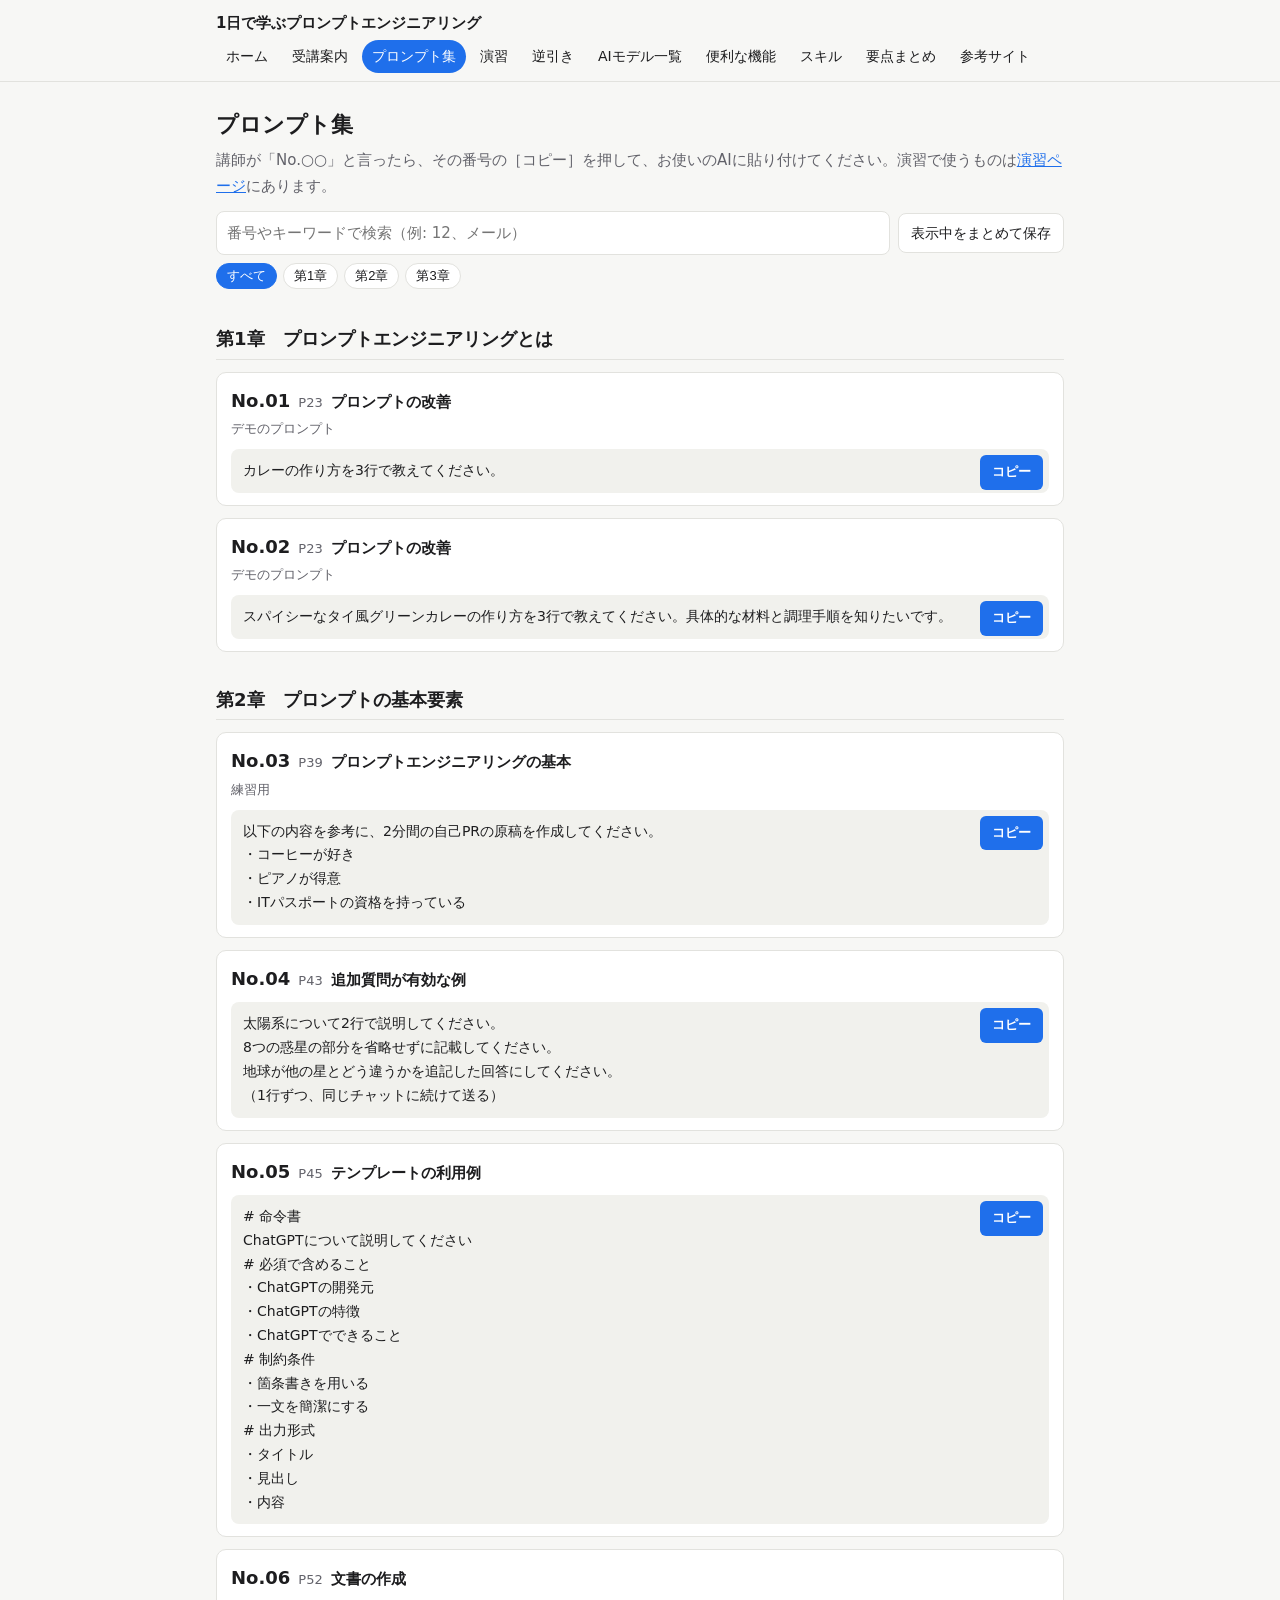
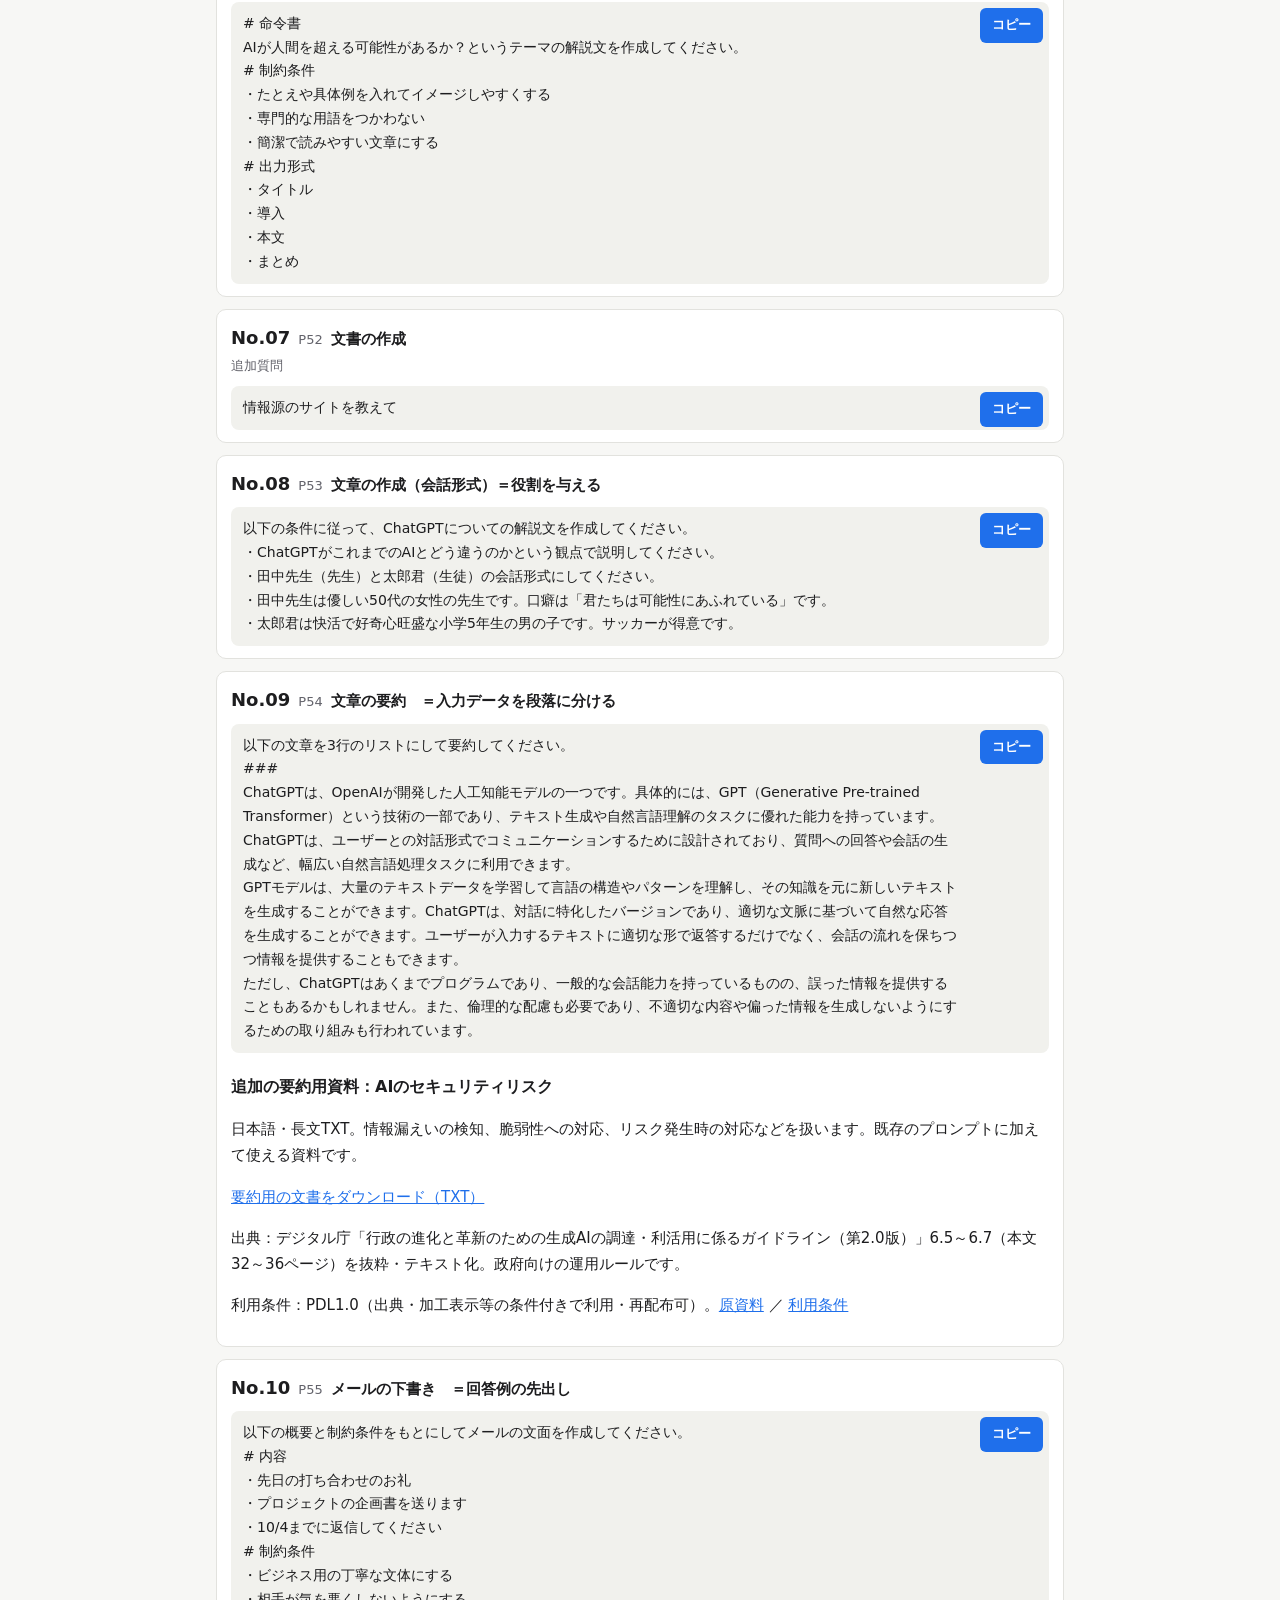
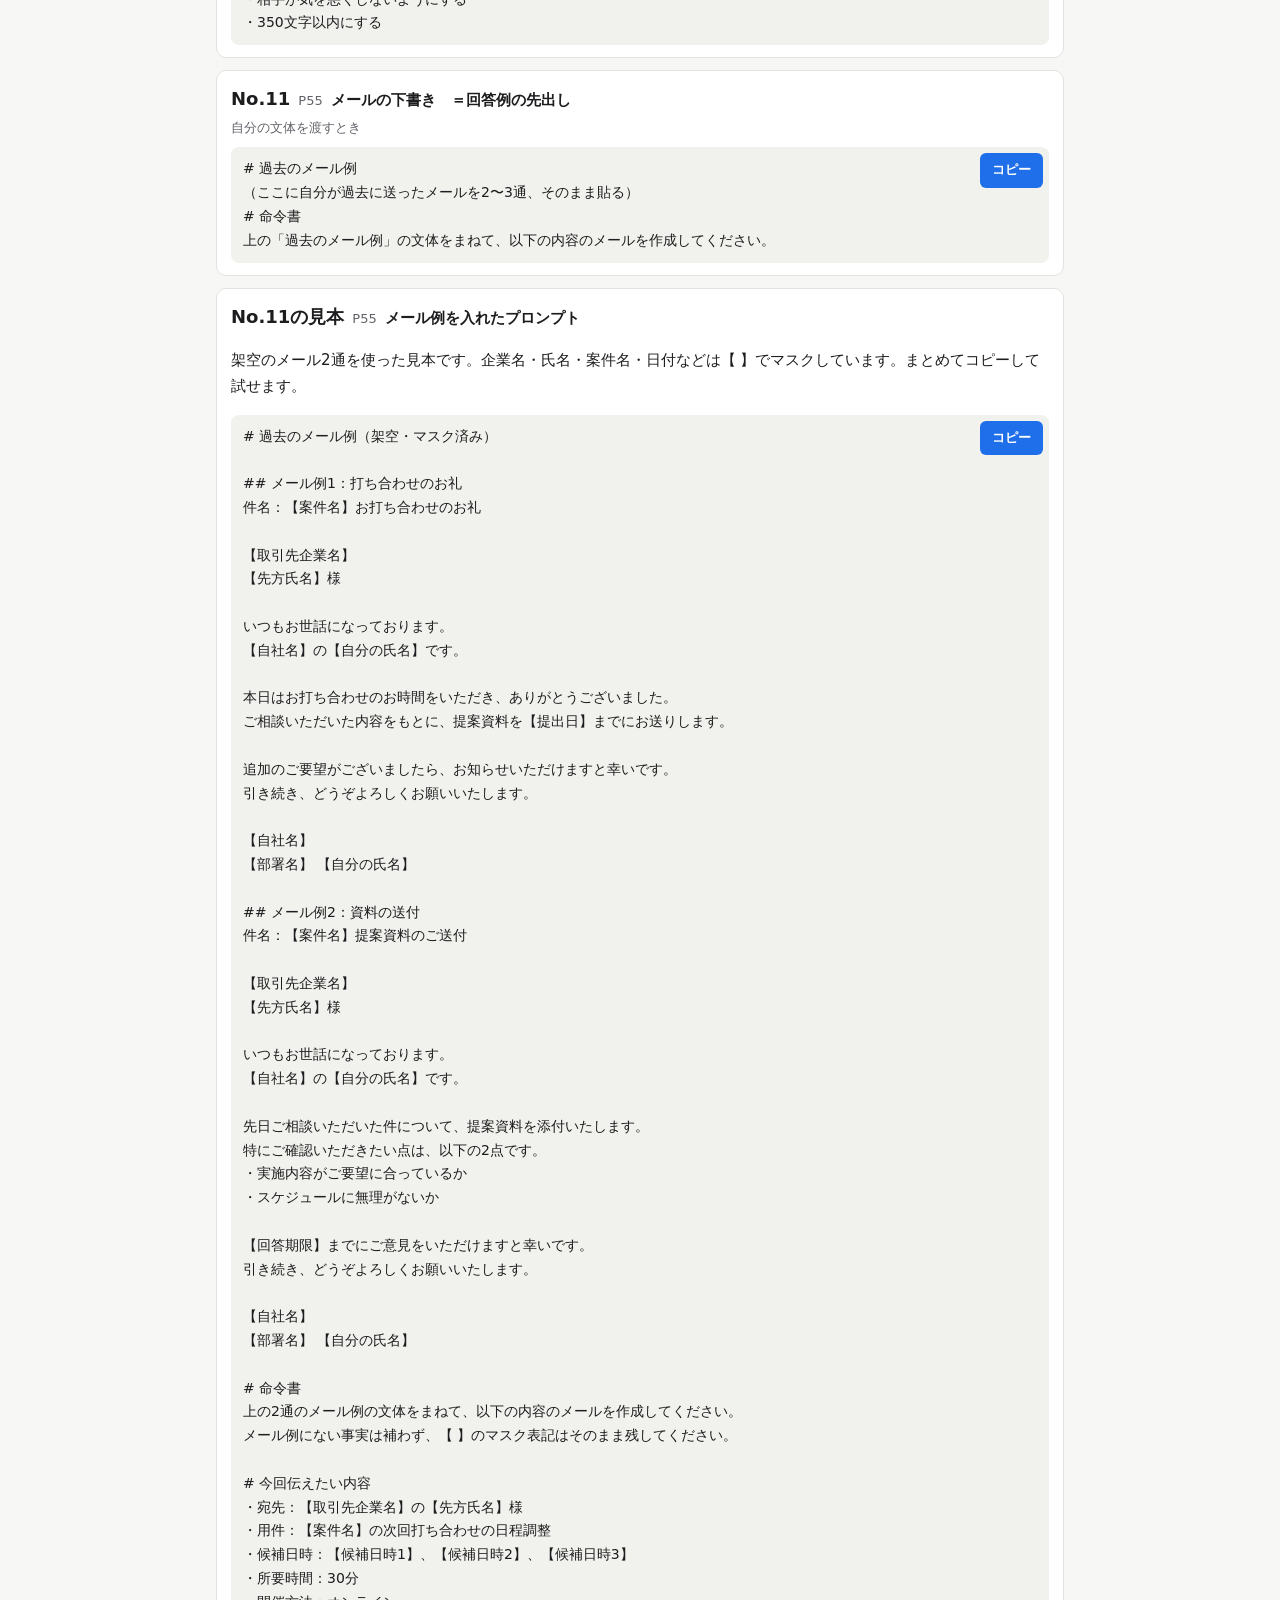
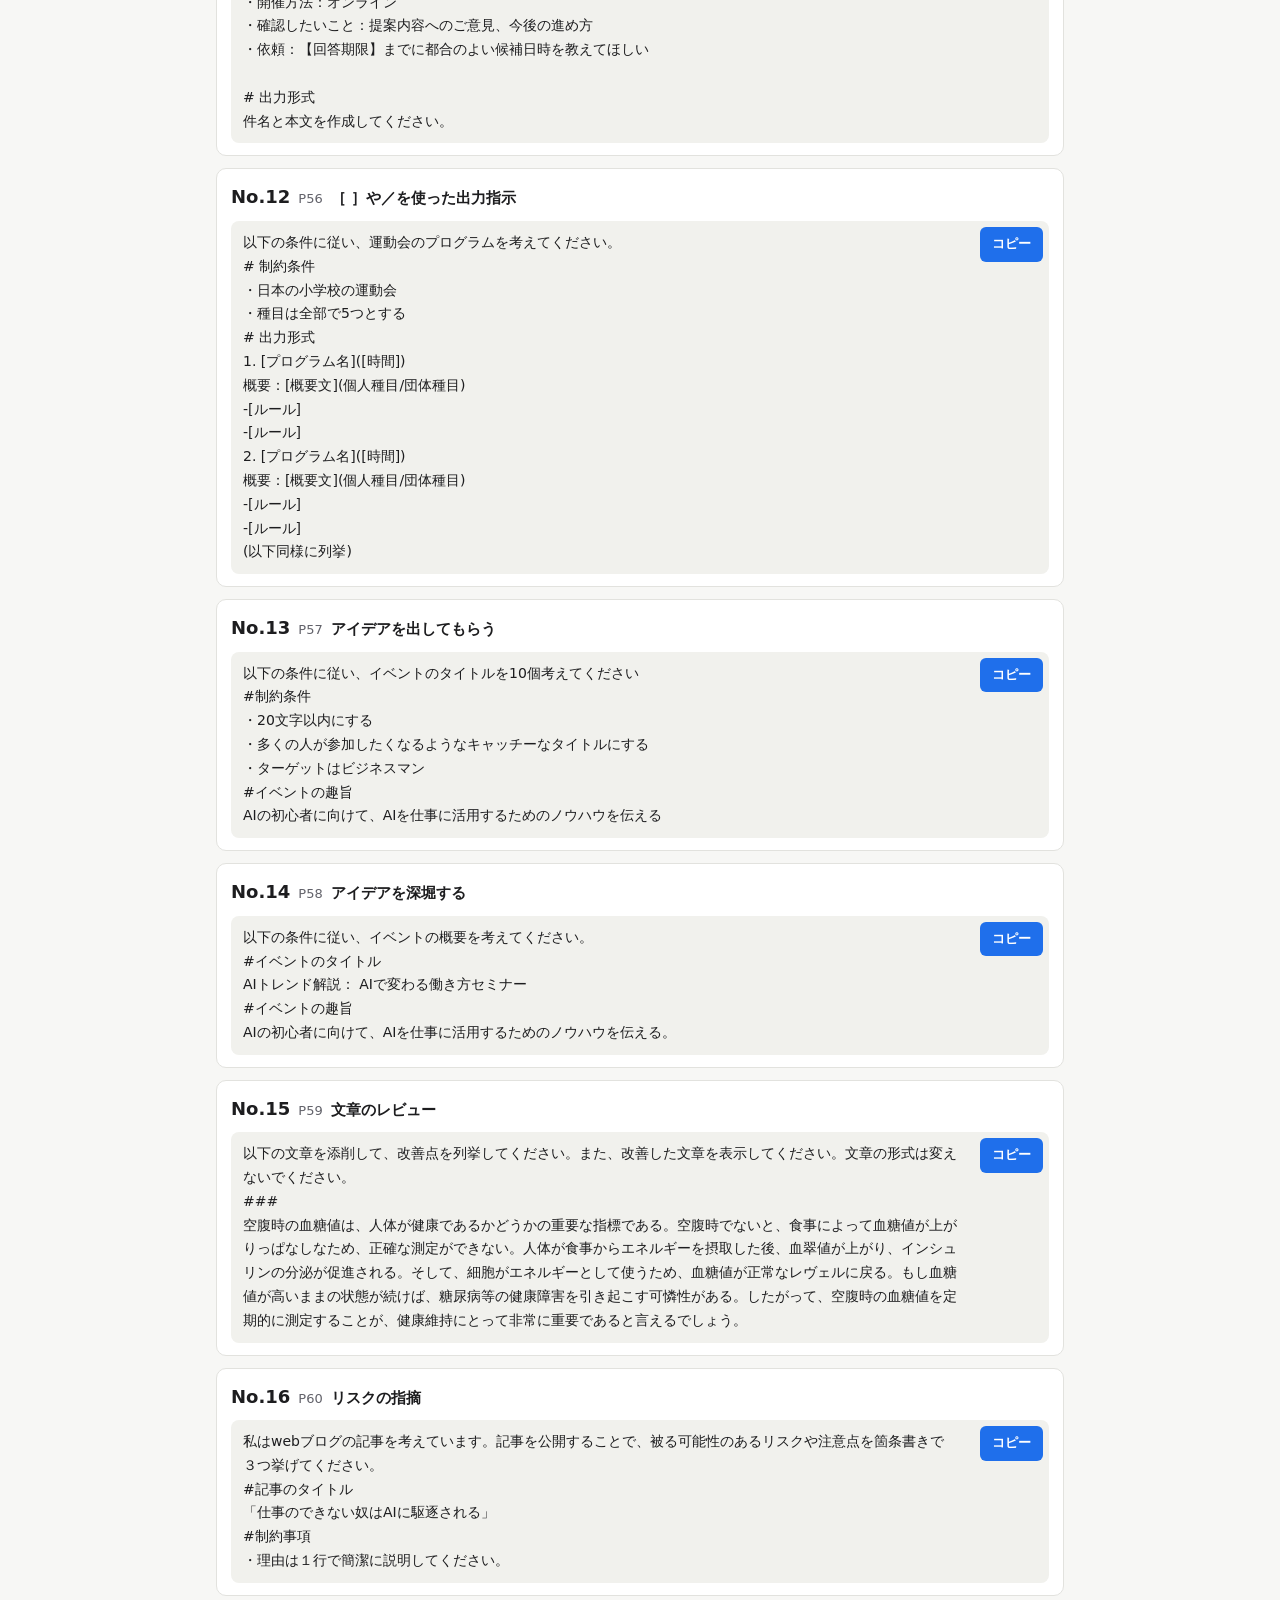
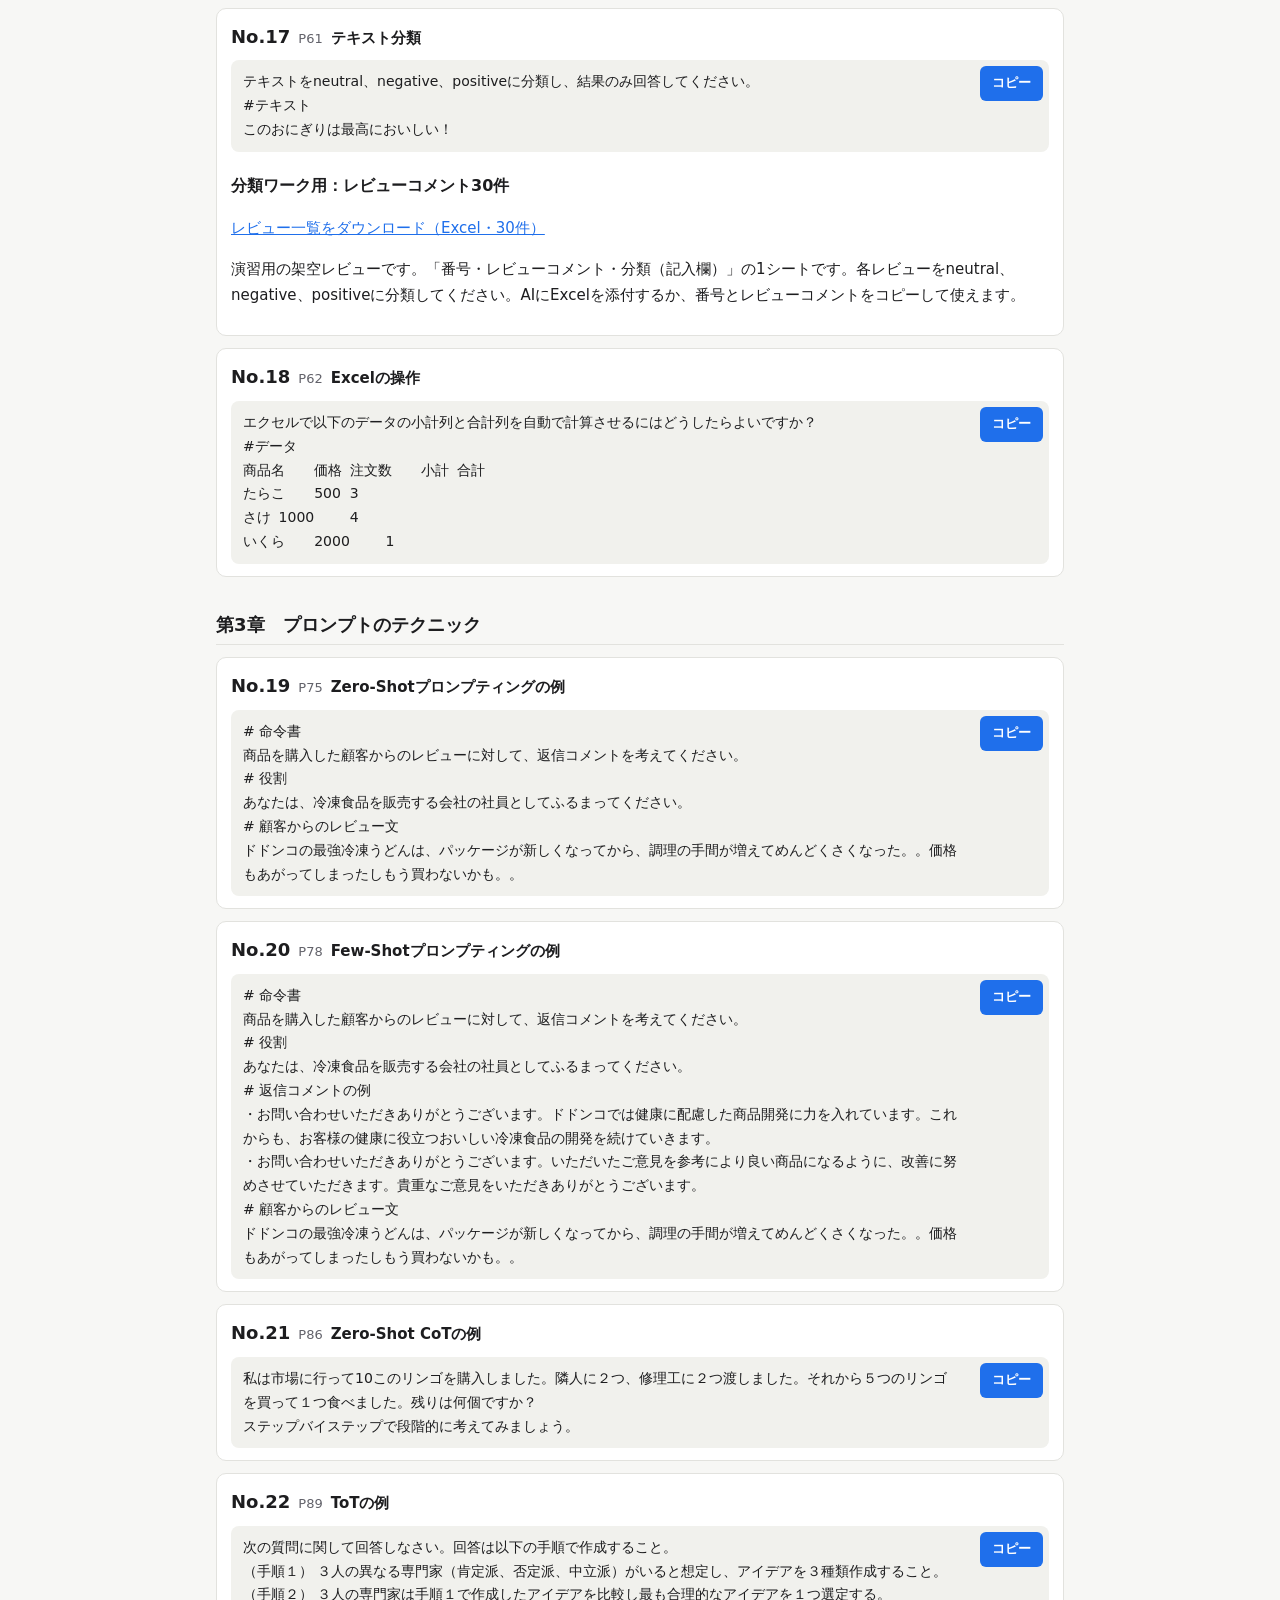
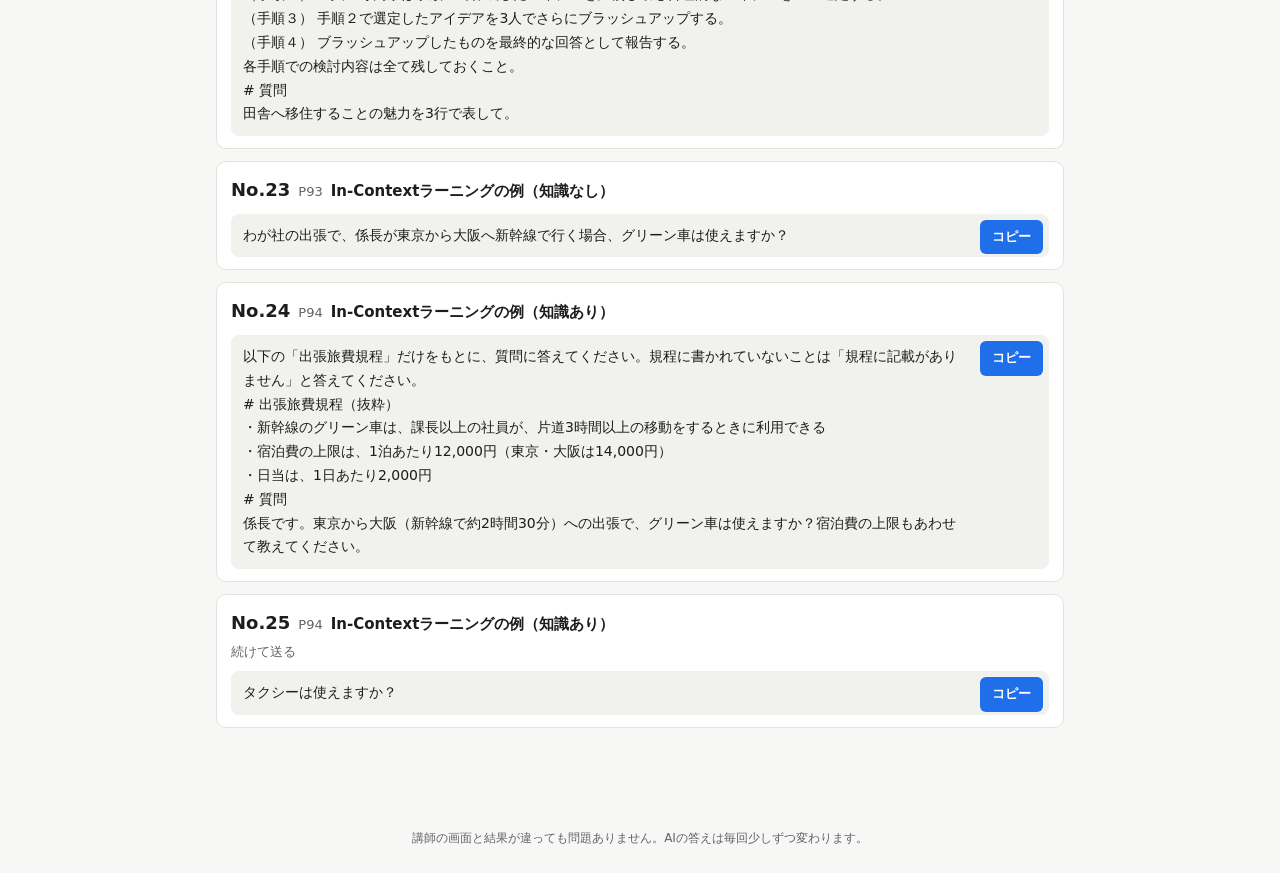
<file: docs/prompts.html>
<!DOCTYPE html>
<html lang="ja">
<head>
<meta charset="utf-8">
<meta name="viewport" content="width=device-width, initial-scale=1">
<title>プロンプト集｜1日で学ぶプロンプトエンジニアリング</title>
<meta name="description" content="1日で学ぶプロンプトエンジニアリング 受講者用ページ">
<meta name="release-source" content="https://api.github.com/repos/trainocateteacher-stack/prompt-engineering-1day/contents/release.json https://raw.githubusercontent.com/trainocateteacher-stack/prompt-engineering-1day/main/release.json">
<link rel="stylesheet" href="assets/style.css">
</head>
<body>
<header class="site-head"><div class="wrap">
<a class="brand" href="index.html">1日で学ぶプロンプトエンジニアリング</a>
<nav class="nav"><a href="index.html">ホーム</a><a href="guide.html">受講案内</a><a href="prompts.html" aria-current=page>プロンプト集</a><a href="exercises.html">演習</a><a href="cheatsheet.html">逆引き</a><a href="models.html">AIモデル一覧</a><a href="services.html">便利な機能</a><a href="skills.html">スキル</a><a href="summary.html">要点まとめ</a><a href="references.html">参考サイト</a></nav>
</div></header>
<main><div class="wrap">
<h1>プロンプト集</h1><p class="lead">講師が「No.○○」と言ったら、その番号の［コピー］を押して、お使いのAIに貼り付けてください。演習で使うものは<a href="exercises.html">演習ページ</a>にあります。</p><div class="toolbar"><input type="search" id="q" placeholder="番号やキーワードで検索（例: 12、メール）" aria-label="検索"><button class="btn" type="button" data-download=".card:not(.hidden) pre" data-filename="プロンプト集.txt">表示中をまとめて保存</button></div><div class="chips"><button class="chip" type="button" aria-pressed="true" data-ch="">すべて</button><button class="chip" type="button" aria-pressed="false" data-ch="第1章">第1章</button><button class="chip" type="button" aria-pressed="false" data-ch="第2章">第2章</button><button class="chip" type="button" aria-pressed="false" data-ch="第3章">第3章</button></div><section data-filter-group><h2>第1章　プロンプトエンジニアリングとは</h2><section class="card" id="n1" data-filter-item data-no="1" data-ch="第1章" data-search="1 p23 プロンプトの改善 デモのプロンプト カレーの作り方を3行で教えてください。"><div class="meta"><span class="no">No.01</span><span class="pg">P23</span><span class="ttl">プロンプトの改善</span></div><div class="sub">デモのプロンプト</div><div class="box"><pre>カレーの作り方を3行で教えてください。</pre><button class="copy" type="button">コピー</button></div></section><section class="card" id="n2" data-filter-item data-no="2" data-ch="第1章" data-search="2 p23 プロンプトの改善 デモのプロンプト スパイシーなタイ風グリーンカレーの作り方を3行で教えてください。具体的な材料と調理手順を知りたいです。"><div class="meta"><span class="no">No.02</span><span class="pg">P23</span><span class="ttl">プロンプトの改善</span></div><div class="sub">デモのプロンプト</div><div class="box"><pre>スパイシーなタイ風グリーンカレーの作り方を3行で教えてください。具体的な材料と調理手順を知りたいです。</pre><button class="copy" type="button">コピー</button></div></section></section><section data-filter-group><h2>第2章　プロンプトの基本要素</h2><section class="card" id="n3" data-filter-item data-no="3" data-ch="第2章" data-search="3 p39 プロンプトエンジニアリングの基本 練習用 以下の内容を参考に、2分間の自己prの原稿を作成してください。
・コーヒーが好き
・ピアノが得意
・itパスポートの資格を持っている"><div class="meta"><span class="no">No.03</span><span class="pg">P39</span><span class="ttl">プロンプトエンジニアリングの基本</span></div><div class="sub">練習用</div><div class="box"><pre>以下の内容を参考に、2分間の自己PRの原稿を作成してください。
・コーヒーが好き
・ピアノが得意
・ITパスポートの資格を持っている</pre><button class="copy" type="button">コピー</button></div></section><section class="card" id="n4" data-filter-item data-no="4" data-ch="第2章" data-search="4 p43 追加質問が有効な例  太陽系について2行で説明してください。
8つの惑星の部分を省略せずに記載してください。
地球が他の星とどう違うかを追記した回答にしてください。
（1行ずつ、同じチャットに続けて送る）"><div class="meta"><span class="no">No.04</span><span class="pg">P43</span><span class="ttl">追加質問が有効な例</span></div><div class="box"><pre>太陽系について2行で説明してください。
8つの惑星の部分を省略せずに記載してください。
地球が他の星とどう違うかを追記した回答にしてください。
（1行ずつ、同じチャットに続けて送る）</pre><button class="copy" type="button">コピー</button></div></section><section class="card" id="n5" data-filter-item data-no="5" data-ch="第2章" data-search="5 p45 テンプレートの利用例  # 命令書
chatgptについて説明してください
# 必須で含めること
・chatgptの開発元
・chatgptの特徴
・chatgptでできること
# 制約条件
・箇条書きを用いる
・一文を簡潔にする
# 出力形式
・タイトル
・見出し
・内容"><div class="meta"><span class="no">No.05</span><span class="pg">P45</span><span class="ttl">テンプレートの利用例</span></div><div class="box"><pre># 命令書
ChatGPTについて説明してください
# 必須で含めること
・ChatGPTの開発元
・ChatGPTの特徴
・ChatGPTでできること
# 制約条件
・箇条書きを用いる
・一文を簡潔にする
# 出力形式
・タイトル
・見出し
・内容</pre><button class="copy" type="button">コピー</button></div></section><section class="card" id="n6" data-filter-item data-no="6" data-ch="第2章" data-search="6 p52 文書の作成  # 命令書
aiが人間を超える可能性があるか？というテーマの解説文を作成してください。
# 制約条件
・たとえや具体例を入れてイメージしやすくする
・専門的な用語をつかわない
・簡潔で読みやすい文章にする
# 出力形式
・タイトル
・導入
・本文
・まとめ"><div class="meta"><span class="no">No.06</span><span class="pg">P52</span><span class="ttl">文書の作成</span></div><div class="box"><pre># 命令書
AIが人間を超える可能性があるか？というテーマの解説文を作成してください。
# 制約条件
・たとえや具体例を入れてイメージしやすくする
・専門的な用語をつかわない
・簡潔で読みやすい文章にする
# 出力形式
・タイトル
・導入
・本文
・まとめ</pre><button class="copy" type="button">コピー</button></div></section><section class="card" id="n7" data-filter-item data-no="7" data-ch="第2章" data-search="7 p52 文書の作成 追加質問 情報源のサイトを教えて"><div class="meta"><span class="no">No.07</span><span class="pg">P52</span><span class="ttl">文書の作成</span></div><div class="sub">追加質問</div><div class="box"><pre>情報源のサイトを教えて</pre><button class="copy" type="button">コピー</button></div></section><section class="card" id="n8" data-filter-item data-no="8" data-ch="第2章" data-search="8 p53 文章の作成（会話形式）＝役割を与える  以下の条件に従って、chatgptについての解説文を作成してください。
・chatgptがこれまでのaiとどう違うのかという観点で説明してください。
・田中先生（先生）と太郎君（生徒）の会話形式にしてください。
・田中先生は優しい50代の女性の先生です。口癖は「君たちは可能性にあふれている」です。
・太郎君は快活で好奇心旺盛な小学5年生の男の子です。サッカーが得意です。"><div class="meta"><span class="no">No.08</span><span class="pg">P53</span><span class="ttl">文章の作成（会話形式）＝役割を与える</span></div><div class="box"><pre>以下の条件に従って、ChatGPTについての解説文を作成してください。
・ChatGPTがこれまでのAIとどう違うのかという観点で説明してください。
・田中先生（先生）と太郎君（生徒）の会話形式にしてください。
・田中先生は優しい50代の女性の先生です。口癖は「君たちは可能性にあふれている」です。
・太郎君は快活で好奇心旺盛な小学5年生の男の子です。サッカーが得意です。</pre><button class="copy" type="button">コピー</button></div></section><section class="card" id="n9" data-filter-item data-no="9" data-ch="第2章" data-search="9 p54 文章の要約　＝入力データを段落に分ける  以下の文章を3行のリストにして要約してください。
###
chatgptは、openaiが開発した人工知能モデルの一つです。具体的には、gpt（generative pre-trained transformer）という技術の一部であり、テキスト生成や自然言語理解のタスクに優れた能力を持っています。chatgptは、ユーザーとの対話形式でコミュニケーションするために設計されており、質問への回答や会話の生成など、幅広い自然言語処理タスクに利用できます。
gptモデルは、大量のテキストデータを学習して言語の構造やパターンを理解し、その知識を元に新しいテキストを生成することができます。chatgptは、対話に特化したバージョンであり、適切な文脈に基づいて自然な応答を生成することができます。ユーザーが入力するテキストに適切な形で返答するだけでなく、会話の流れを保ちつつ情報を提供することもできます。
ただし、chatgptはあくまでプログラムであり、一般的な会話能力を持っているものの、誤った情報を提供することもあるかもしれません。また、倫理的な配慮も必要であり、不適切な内容や偏った情報を生成しないようにするための取り組みも行われています。"><div class="meta"><span class="no">No.09</span><span class="pg">P54</span><span class="ttl">文章の要約　＝入力データを段落に分ける</span></div><div class="box"><pre>以下の文章を3行のリストにして要約してください。
###
ChatGPTは、OpenAIが開発した人工知能モデルの一つです。具体的には、GPT（Generative Pre-trained Transformer）という技術の一部であり、テキスト生成や自然言語理解のタスクに優れた能力を持っています。ChatGPTは、ユーザーとの対話形式でコミュニケーションするために設計されており、質問への回答や会話の生成など、幅広い自然言語処理タスクに利用できます。
GPTモデルは、大量のテキストデータを学習して言語の構造やパターンを理解し、その知識を元に新しいテキストを生成することができます。ChatGPTは、対話に特化したバージョンであり、適切な文脈に基づいて自然な応答を生成することができます。ユーザーが入力するテキストに適切な形で返答するだけでなく、会話の流れを保ちつつ情報を提供することもできます。
ただし、ChatGPTはあくまでプログラムであり、一般的な会話能力を持っているものの、誤った情報を提供することもあるかもしれません。また、倫理的な配慮も必要であり、不適切な内容や偏った情報を生成しないようにするための取り組みも行われています。</pre><button class="copy" type="button">コピー</button></div><aside class="note" aria-label="追加の要約用資料"><h3>追加の要約用資料：AIのセキュリティリスク</h3><p>日本語・長文TXT。情報漏えいの検知、脆弱性への対応、リスク発生時の対応などを扱います。既存のプロンプトに加えて使える資料です。</p><p><a href="assets/downloads/ai-security-risks-ja.txt" download="ai-security-risks-ja.txt">要約用の文書をダウンロード（TXT）</a></p><p>出典：デジタル庁「行政の進化と革新のための生成AIの調達・利活用に係るガイドライン（第2.0版）」6.5～6.7（本文32～36ページ）を抜粋・テキスト化。政府向けの運用ルールです。</p><p>利用条件：PDL1.0（出典・加工表示等の条件付きで利用・再配布可）。<a href="https://www.digital.go.jp/news/decb64eb-f26e-41cb-8d37-f3dd173108b8" target="_blank" rel="noopener">原資料</a> ／ <a href="https://www.digital.go.jp/copyright-policy" target="_blank" rel="noopener">利用条件</a></p></aside></section><section class="card" id="n10" data-filter-item data-no="10" data-ch="第2章" data-search="10 p55 メールの下書き　＝回答例の先出し  以下の概要と制約条件をもとにしてメールの文面を作成してください。
# 内容
・先日の打ち合わせのお礼
・プロジェクトの企画書を送ります
・10/4までに返信してください
# 制約条件
・ビジネス用の丁寧な文体にする
・相手が気を悪くしないようにする
・350文字以内にする"><div class="meta"><span class="no">No.10</span><span class="pg">P55</span><span class="ttl">メールの下書き　＝回答例の先出し</span></div><div class="box"><pre>以下の概要と制約条件をもとにしてメールの文面を作成してください。
# 内容
・先日の打ち合わせのお礼
・プロジェクトの企画書を送ります
・10/4までに返信してください
# 制約条件
・ビジネス用の丁寧な文体にする
・相手が気を悪くしないようにする
・350文字以内にする</pre><button class="copy" type="button">コピー</button></div></section><section class="card" id="n11" data-filter-item data-no="11" data-ch="第2章" data-search="11 p55 メールの下書き　＝回答例の先出し 自分の文体を渡すとき # 過去のメール例
（ここに自分が過去に送ったメールを2〜3通、そのまま貼る）
# 命令書
上の「過去のメール例」の文体をまねて、以下の内容のメールを作成してください。"><div class="meta"><span class="no">No.11</span><span class="pg">P55</span><span class="ttl">メールの下書き　＝回答例の先出し</span></div><div class="sub">自分の文体を渡すとき</div><div class="box"><pre># 過去のメール例
（ここに自分が過去に送ったメールを2〜3通、そのまま貼る）
# 命令書
上の「過去のメール例」の文体をまねて、以下の内容のメールを作成してください。</pre><button class="copy" type="button">コピー</button></div></section><section class="card" id="n11-example" data-filter-item data-no="11" data-ch="第2章" data-search="11 p55 メールの下書き 回答例の先出し マスク済み メール例 見本"><div class="meta"><span class="no">No.11の見本</span><span class="pg">P55</span><span class="ttl">メール例を入れたプロンプト</span></div><p>架空のメール2通を使った見本です。企業名・氏名・案件名・日付などは【 】でマスクしています。まとめてコピーして試せます。</p><div class="box"><pre># 過去のメール例（架空・マスク済み）

## メール例1：打ち合わせのお礼
件名：【案件名】お打ち合わせのお礼

【取引先企業名】
【先方氏名】様

いつもお世話になっております。
【自社名】の【自分の氏名】です。

本日はお打ち合わせのお時間をいただき、ありがとうございました。
ご相談いただいた内容をもとに、提案資料を【提出日】までにお送りします。

追加のご要望がございましたら、お知らせいただけますと幸いです。
引き続き、どうぞよろしくお願いいたします。

【自社名】
【部署名】 【自分の氏名】

## メール例2：資料の送付
件名：【案件名】提案資料のご送付

【取引先企業名】
【先方氏名】様

いつもお世話になっております。
【自社名】の【自分の氏名】です。

先日ご相談いただいた件について、提案資料を添付いたします。
特にご確認いただきたい点は、以下の2点です。
・実施内容がご要望に合っているか
・スケジュールに無理がないか

【回答期限】までにご意見をいただけますと幸いです。
引き続き、どうぞよろしくお願いいたします。

【自社名】
【部署名】 【自分の氏名】

# 命令書
上の2通のメール例の文体をまねて、以下の内容のメールを作成してください。
メール例にない事実は補わず、【 】のマスク表記はそのまま残してください。

# 今回伝えたい内容
・宛先：【取引先企業名】の【先方氏名】様
・用件：【案件名】の次回打ち合わせの日程調整
・候補日時：【候補日時1】、【候補日時2】、【候補日時3】
・所要時間：30分
・開催方法：オンライン
・確認したいこと：提案内容へのご意見、今後の進め方
・依頼：【回答期限】までに都合のよい候補日時を教えてほしい

# 出力形式
件名と本文を作成してください。</pre><button class="copy" type="button">コピー</button></div></section><section class="card" id="n12" data-filter-item data-no="12" data-ch="第2章" data-search="12 p56 ［ ］や／を使った出力指示  以下の条件に従い、運動会のプログラムを考えてください。
# 制約条件
・日本の小学校の運動会
・種目は全部で5つとする
# 出力形式
1. [プログラム名]([時間])
概要：[概要文](個人種目/団体種目)
-[ルール]
-[ルール]
2. [プログラム名]([時間])
概要：[概要文](個人種目/団体種目)
-[ルール]
-[ルール]
(以下同様に列挙)"><div class="meta"><span class="no">No.12</span><span class="pg">P56</span><span class="ttl">［ ］や／を使った出力指示</span></div><div class="box"><pre>以下の条件に従い、運動会のプログラムを考えてください。
# 制約条件
・日本の小学校の運動会
・種目は全部で5つとする
# 出力形式
1. [プログラム名]([時間])
概要：[概要文](個人種目/団体種目)
-[ルール]
-[ルール]
2. [プログラム名]([時間])
概要：[概要文](個人種目/団体種目)
-[ルール]
-[ルール]
(以下同様に列挙)</pre><button class="copy" type="button">コピー</button></div></section><section class="card" id="n13" data-filter-item data-no="13" data-ch="第2章" data-search="13 p57 アイデアを出してもらう  以下の条件に従い、イベントのタイトルを10個考えてください
#制約条件
・20文字以内にする
・多くの人が参加したくなるようなキャッチーなタイトルにする
・ターゲットはビジネスマン
#イベントの趣旨
aiの初心者に向けて、aiを仕事に活用するためのノウハウを伝える"><div class="meta"><span class="no">No.13</span><span class="pg">P57</span><span class="ttl">アイデアを出してもらう</span></div><div class="box"><pre>以下の条件に従い、イベントのタイトルを10個考えてください
#制約条件
・20文字以内にする
・多くの人が参加したくなるようなキャッチーなタイトルにする
・ターゲットはビジネスマン
#イベントの趣旨
AIの初心者に向けて、AIを仕事に活用するためのノウハウを伝える</pre><button class="copy" type="button">コピー</button></div></section><section class="card" id="n14" data-filter-item data-no="14" data-ch="第2章" data-search="14 p58 アイデアを深堀する  以下の条件に従い、イベントの概要を考えてください。
#イベントのタイトル
aiトレンド解説： aiで変わる働き方セミナー
#イベントの趣旨
aiの初心者に向けて、aiを仕事に活用するためのノウハウを伝える。"><div class="meta"><span class="no">No.14</span><span class="pg">P58</span><span class="ttl">アイデアを深堀する</span></div><div class="box"><pre>以下の条件に従い、イベントの概要を考えてください。
#イベントのタイトル
AIトレンド解説： AIで変わる働き方セミナー
#イベントの趣旨
AIの初心者に向けて、AIを仕事に活用するためのノウハウを伝える。</pre><button class="copy" type="button">コピー</button></div></section><section class="card" id="n15" data-filter-item data-no="15" data-ch="第2章" data-search="15 p59 文章のレビュー  以下の文章を添削して、改善点を列挙してください。また、改善した文章を表示してください。文章の形式は変えないでください。
###
空腹時の血糖値は、人体が健康であるかどうかの重要な指標である。空腹時でないと、食事によって血糖値が上がりっぱなしなため、正確な測定ができない。人体が食事からエネルギーを摂取した後、血翠値が上がり、インシュリンの分泌が促進される。そして、細胞がエネルギーとして使うため、血糖値が正常なレヴェルに戻る。もし血糖値が高いままの状態が続けば、糖尿病等の健康障害を引き起こす可憐性がある。したがって、空腹時の血糖値を定期的に測定することが、健康維持にとって非常に重要であると言えるでしょう。"><div class="meta"><span class="no">No.15</span><span class="pg">P59</span><span class="ttl">文章のレビュー</span></div><div class="box"><pre>以下の文章を添削して、改善点を列挙してください。また、改善した文章を表示してください。文章の形式は変えないでください。
###
空腹時の血糖値は、人体が健康であるかどうかの重要な指標である。空腹時でないと、食事によって血糖値が上がりっぱなしなため、正確な測定ができない。人体が食事からエネルギーを摂取した後、血翠値が上がり、インシュリンの分泌が促進される。そして、細胞がエネルギーとして使うため、血糖値が正常なレヴェルに戻る。もし血糖値が高いままの状態が続けば、糖尿病等の健康障害を引き起こす可憐性がある。したがって、空腹時の血糖値を定期的に測定することが、健康維持にとって非常に重要であると言えるでしょう。</pre><button class="copy" type="button">コピー</button></div></section><section class="card" id="n16" data-filter-item data-no="16" data-ch="第2章" data-search="16 p60 リスクの指摘  私はwebブログの記事を考えています。記事を公開することで、被る可能性のあるリスクや注意点を箇条書きで３つ挙げてください。
#記事のタイトル
「仕事のできない奴はaiに駆逐される」
#制約事項
・理由は１行で簡潔に説明してください。"><div class="meta"><span class="no">No.16</span><span class="pg">P60</span><span class="ttl">リスクの指摘</span></div><div class="box"><pre>私はwebブログの記事を考えています。記事を公開することで、被る可能性のあるリスクや注意点を箇条書きで３つ挙げてください。
#記事のタイトル
「仕事のできない奴はAIに駆逐される」
#制約事項
・理由は１行で簡潔に説明してください。</pre><button class="copy" type="button">コピー</button></div></section><section class="card" id="n17" data-filter-item data-no="17" data-ch="第2章" data-search="17 p61 テキスト分類  テキストをneutral、negative、positiveに分類し、結果のみ回答してください。
#テキスト
このおにぎりは最高においしい！"><div class="meta"><span class="no">No.17</span><span class="pg">P61</span><span class="ttl">テキスト分類</span></div><div class="box"><pre>テキストをneutral、negative、positiveに分類し、結果のみ回答してください。
#テキスト
このおにぎりは最高においしい！</pre><button class="copy" type="button">コピー</button></div><aside class="note"><h3>分類ワーク用：レビューコメント30件</h3><p><a href="assets/downloads/review-classification-30.xlsx" download="review-classification-30.xlsx">レビュー一覧をダウンロード（Excel・30件）</a></p><p>演習用の架空レビューです。「番号・レビューコメント・分類（記入欄）」の1シートです。各レビューをneutral、negative、positiveに分類してください。AIにExcelを添付するか、番号とレビューコメントをコピーして使えます。</p></aside></section><section class="card" id="n18" data-filter-item data-no="18" data-ch="第2章" data-search="18 p62 excelの操作  エクセルで以下のデータの小計列と合計列を自動で計算させるにはどうしたらよいですか？
#データ
商品名	価格	注文数	小計	合計
たらこ	500	3
さけ	1000	4
いくら	2000	1"><div class="meta"><span class="no">No.18</span><span class="pg">P62</span><span class="ttl">Excelの操作</span></div><div class="box"><pre>エクセルで以下のデータの小計列と合計列を自動で計算させるにはどうしたらよいですか？
#データ
商品名	価格	注文数	小計	合計
たらこ	500	3
さけ	1000	4
いくら	2000	1</pre><button class="copy" type="button">コピー</button></div></section></section><section data-filter-group><h2>第3章　プロンプトのテクニック</h2><section class="card" id="n19" data-filter-item data-no="19" data-ch="第3章" data-search="19 p75 zero-shotプロンプティングの例  # 命令書
商品を購入した顧客からのレビューに対して、返信コメントを考えてください。
# 役割
あなたは、冷凍食品を販売する会社の社員としてふるまってください。
# 顧客からのレビュー文
ドドンコの最強冷凍うどんは、パッケージが新しくなってから、調理の手間が増えてめんどくさくなった。。価格もあがってしまったしもう買わないかも。。"><div class="meta"><span class="no">No.19</span><span class="pg">P75</span><span class="ttl">Zero-Shotプロンプティングの例</span></div><div class="box"><pre># 命令書
商品を購入した顧客からのレビューに対して、返信コメントを考えてください。
# 役割
あなたは、冷凍食品を販売する会社の社員としてふるまってください。
# 顧客からのレビュー文
ドドンコの最強冷凍うどんは、パッケージが新しくなってから、調理の手間が増えてめんどくさくなった。。価格もあがってしまったしもう買わないかも。。</pre><button class="copy" type="button">コピー</button></div></section><section class="card" id="n20" data-filter-item data-no="20" data-ch="第3章" data-search="20 p78 few-shotプロンプティングの例  # 命令書
商品を購入した顧客からのレビューに対して、返信コメントを考えてください。
# 役割
あなたは、冷凍食品を販売する会社の社員としてふるまってください。
# 返信コメントの例
・お問い合わせいただきありがとうございます。ドドンコでは健康に配慮した商品開発に力を入れています。これからも、お客様の健康に役立つおいしい冷凍食品の開発を続けていきます。
・お問い合わせいただきありがとうございます。いただいたご意見を参考により良い商品になるように、改善に努めさせていただきます。貴重なご意見をいただきありがとうございます。
# 顧客からのレビュー文
ドドンコの最強冷凍うどんは、パッケージが新しくなってから、調理の手間が増えてめんどくさくなった。。価格もあがってしまったしもう買わないかも。。"><div class="meta"><span class="no">No.20</span><span class="pg">P78</span><span class="ttl">Few-Shotプロンプティングの例</span></div><div class="box"><pre># 命令書
商品を購入した顧客からのレビューに対して、返信コメントを考えてください。
# 役割
あなたは、冷凍食品を販売する会社の社員としてふるまってください。
# 返信コメントの例
・お問い合わせいただきありがとうございます。ドドンコでは健康に配慮した商品開発に力を入れています。これからも、お客様の健康に役立つおいしい冷凍食品の開発を続けていきます。
・お問い合わせいただきありがとうございます。いただいたご意見を参考により良い商品になるように、改善に努めさせていただきます。貴重なご意見をいただきありがとうございます。
# 顧客からのレビュー文
ドドンコの最強冷凍うどんは、パッケージが新しくなってから、調理の手間が増えてめんどくさくなった。。価格もあがってしまったしもう買わないかも。。</pre><button class="copy" type="button">コピー</button></div></section><section class="card" id="n21" data-filter-item data-no="21" data-ch="第3章" data-search="21 p86 zero-shot cotの例  私は市場に行って10このリンゴを購入しました。隣人に２つ、修理工に２つ渡しました。それから５つのリンゴを買って１つ食べました。残りは何個ですか？
ステップバイステップで段階的に考えてみましょう。"><div class="meta"><span class="no">No.21</span><span class="pg">P86</span><span class="ttl">Zero-Shot CoTの例</span></div><div class="box"><pre>私は市場に行って10このリンゴを購入しました。隣人に２つ、修理工に２つ渡しました。それから５つのリンゴを買って１つ食べました。残りは何個ですか？
ステップバイステップで段階的に考えてみましょう。</pre><button class="copy" type="button">コピー</button></div></section><section class="card" id="n22" data-filter-item data-no="22" data-ch="第3章" data-search="22 p89 totの例  次の質問に関して回答しなさい。回答は以下の手順で作成すること。
（手順１） ３人の異なる専門家（肯定派、否定派、中立派）がいると想定し、アイデアを３種類作成すること。
（手順２） ３人の専門家は手順１で作成したアイデアを比較し最も合理的なアイデアを１つ選定する。
（手順３） 手順２で選定したアイデアを3人でさらにブラッシュアップする。
（手順４） ブラッシュアップしたものを最終的な回答として報告する。
各手順での検討内容は全て残しておくこと。
# 質問
田舎へ移住することの魅力を3行で表して。"><div class="meta"><span class="no">No.22</span><span class="pg">P89</span><span class="ttl">ToTの例</span></div><div class="box"><pre>次の質問に関して回答しなさい。回答は以下の手順で作成すること。
（手順１） ３人の異なる専門家（肯定派、否定派、中立派）がいると想定し、アイデアを３種類作成すること。
（手順２） ３人の専門家は手順１で作成したアイデアを比較し最も合理的なアイデアを１つ選定する。
（手順３） 手順２で選定したアイデアを3人でさらにブラッシュアップする。
（手順４） ブラッシュアップしたものを最終的な回答として報告する。
各手順での検討内容は全て残しておくこと。
# 質問
田舎へ移住することの魅力を3行で表して。</pre><button class="copy" type="button">コピー</button></div></section><section class="card" id="n23" data-filter-item data-no="23" data-ch="第3章" data-search="23 p93 in-contextラーニングの例（知識なし）  わが社の出張で、係長が東京から大阪へ新幹線で行く場合、グリーン車は使えますか？"><div class="meta"><span class="no">No.23</span><span class="pg">P93</span><span class="ttl">In-Contextラーニングの例（知識なし）</span></div><div class="box"><pre>わが社の出張で、係長が東京から大阪へ新幹線で行く場合、グリーン車は使えますか？</pre><button class="copy" type="button">コピー</button></div></section><section class="card" id="n24" data-filter-item data-no="24" data-ch="第3章" data-search="24 p94 in-contextラーニングの例（知識あり）  以下の「出張旅費規程」だけをもとに、質問に答えてください。規程に書かれていないことは「規程に記載がありません」と答えてください。
# 出張旅費規程（抜粋）
・新幹線のグリーン車は、課長以上の社員が、片道3時間以上の移動をするときに利用できる
・宿泊費の上限は、1泊あたり12,000円（東京・大阪は14,000円）
・日当は、1日あたり2,000円
# 質問
係長です。東京から大阪（新幹線で約2時間30分）への出張で、グリーン車は使えますか？宿泊費の上限もあわせて教えてください。"><div class="meta"><span class="no">No.24</span><span class="pg">P94</span><span class="ttl">In-Contextラーニングの例（知識あり）</span></div><div class="box"><pre>以下の「出張旅費規程」だけをもとに、質問に答えてください。規程に書かれていないことは「規程に記載がありません」と答えてください。
# 出張旅費規程（抜粋）
・新幹線のグリーン車は、課長以上の社員が、片道3時間以上の移動をするときに利用できる
・宿泊費の上限は、1泊あたり12,000円（東京・大阪は14,000円）
・日当は、1日あたり2,000円
# 質問
係長です。東京から大阪（新幹線で約2時間30分）への出張で、グリーン車は使えますか？宿泊費の上限もあわせて教えてください。</pre><button class="copy" type="button">コピー</button></div></section><section class="card" id="n25" data-filter-item data-no="25" data-ch="第3章" data-search="25 p94 in-contextラーニングの例（知識あり） 続けて送る タクシーは使えますか？"><div class="meta"><span class="no">No.25</span><span class="pg">P94</span><span class="ttl">In-Contextラーニングの例（知識あり）</span></div><div class="sub">続けて送る</div><div class="box"><pre>タクシーは使えますか？</pre><button class="copy" type="button">コピー</button></div></section></section><p id="empty" class="hidden">該当するものがありません。</p>
</div></main>
<footer class="foot">講師の画面と結果が違っても問題ありません。AIの答えは毎回少しずつ変わります。</footer>
<script src="assets/app.js"></script>
</body>
</html>
</file>
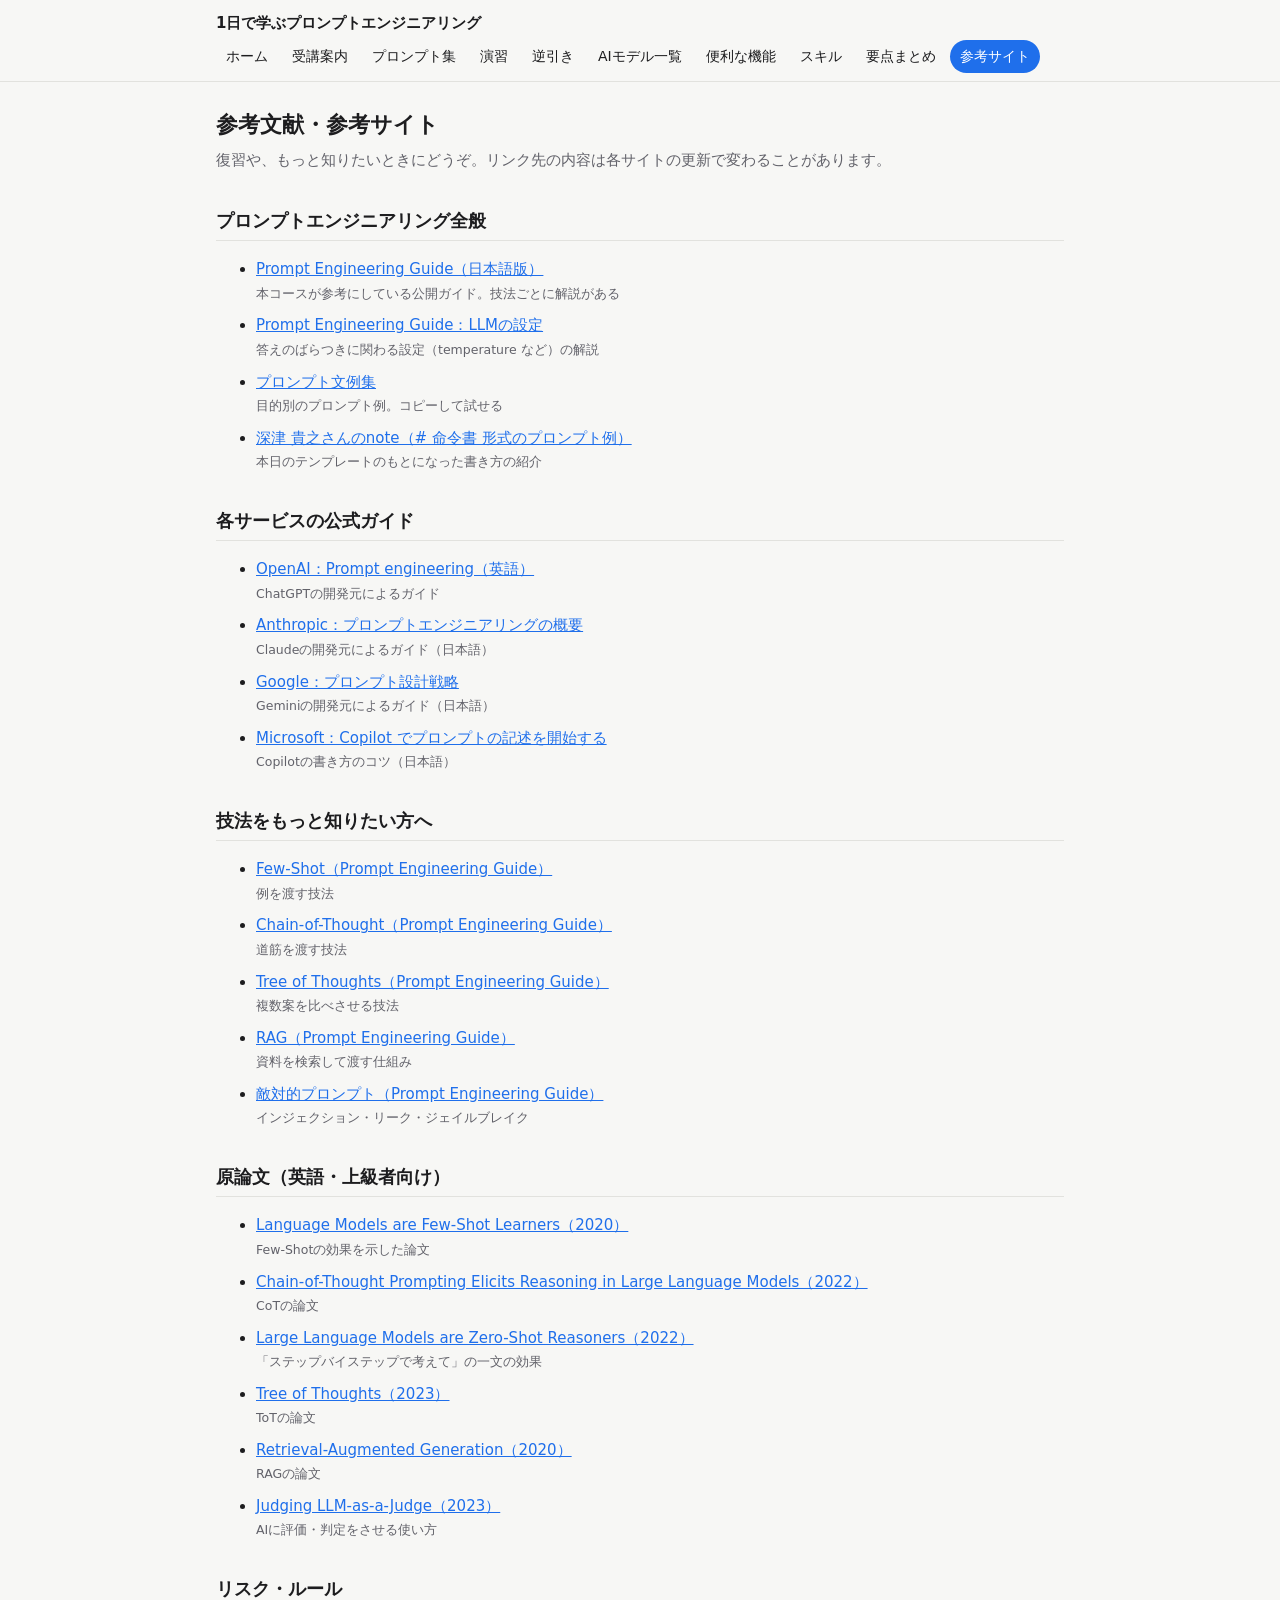
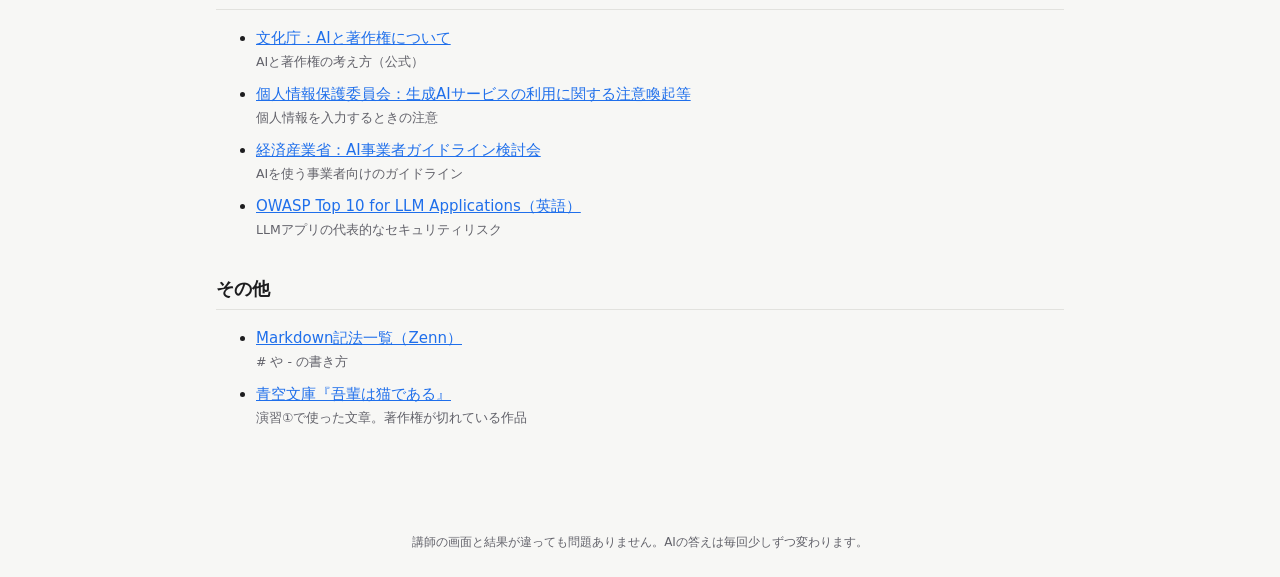
<file: docs/references.html>
<!DOCTYPE html>
<html lang="ja">
<head>
<meta charset="utf-8">
<meta name="viewport" content="width=device-width, initial-scale=1">
<title>参考サイト｜1日で学ぶプロンプトエンジニアリング</title>
<meta name="description" content="1日で学ぶプロンプトエンジニアリング 受講者用ページ">
<meta name="release-source" content="https://api.github.com/repos/trainocateteacher-stack/prompt-engineering-1day/contents/release.json https://raw.githubusercontent.com/trainocateteacher-stack/prompt-engineering-1day/main/release.json">
<link rel="stylesheet" href="assets/style.css">
</head>
<body>
<header class="site-head"><div class="wrap">
<a class="brand" href="index.html">1日で学ぶプロンプトエンジニアリング</a>
<nav class="nav"><a href="index.html">ホーム</a><a href="guide.html">受講案内</a><a href="prompts.html">プロンプト集</a><a href="exercises.html">演習</a><a href="cheatsheet.html">逆引き</a><a href="models.html">AIモデル一覧</a><a href="services.html">便利な機能</a><a href="skills.html">スキル</a><a href="summary.html">要点まとめ</a><a href="references.html" aria-current=page>参考サイト</a></nav>
</div></header>
<main><div class="wrap">
<h1>参考文献・参考サイト</h1><p class="lead">復習や、もっと知りたいときにどうぞ。リンク先の内容は各サイトの更新で変わることがあります。</p><h2>プロンプトエンジニアリング全般</h2><ul class="ref"><li><a href="https://www.promptingguide.ai/jp" target="_blank" rel="noopener">Prompt Engineering Guide（日本語版）</a><small>本コースが参考にしている公開ガイド。技法ごとに解説がある</small></li><li><a href="https://www.promptingguide.ai/jp/introduction/settings" target="_blank" rel="noopener">Prompt Engineering Guide：LLMの設定</a><small>答えのばらつきに関わる設定（temperature など）の解説</small></li><li><a href="https://prompt.quel.jp/" target="_blank" rel="noopener">プロンプト文例集</a><small>目的別のプロンプト例。コピーして試せる</small></li><li><a href="https://note.com/fladdict/n/neff2e9d52224" target="_blank" rel="noopener">深津 貴之さんのnote（# 命令書 形式のプロンプト例）</a><small>本日のテンプレートのもとになった書き方の紹介</small></li></ul><h2>各サービスの公式ガイド</h2><ul class="ref"><li><a href="https://platform.openai.com/docs/guides/prompt-engineering" target="_blank" rel="noopener">OpenAI：Prompt engineering（英語）</a><small>ChatGPTの開発元によるガイド</small></li><li><a href="https://docs.anthropic.com/ja/docs/build-with-claude/prompt-engineering/overview" target="_blank" rel="noopener">Anthropic：プロンプトエンジニアリングの概要</a><small>Claudeの開発元によるガイド（日本語）</small></li><li><a href="https://ai.google.dev/gemini-api/docs/prompting-strategies?hl=ja" target="_blank" rel="noopener">Google：プロンプト設計戦略</a><small>Geminiの開発元によるガイド（日本語）</small></li><li><a href="https://support.microsoft.com/ja-jp/topic/copilot-%E3%83%97%E3%83%AD%E3%83%B3%E3%83%97%E3%83%88%E3%81%AE%E6%A6%82%E8%A6%81-f6c3b467-f07c-4db1-ae54-ffac96184dd5" target="_blank" rel="noopener">Microsoft：Copilot でプロンプトの記述を開始する</a><small>Copilotの書き方のコツ（日本語）</small></li></ul><h2>技法をもっと知りたい方へ</h2><ul class="ref"><li><a href="https://www.promptingguide.ai/jp/techniques/fewshot" target="_blank" rel="noopener">Few-Shot（Prompt Engineering Guide）</a><small>例を渡す技法</small></li><li><a href="https://www.promptingguide.ai/jp/techniques/cot" target="_blank" rel="noopener">Chain-of-Thought（Prompt Engineering Guide）</a><small>道筋を渡す技法</small></li><li><a href="https://www.promptingguide.ai/jp/techniques/tot" target="_blank" rel="noopener">Tree of Thoughts（Prompt Engineering Guide）</a><small>複数案を比べさせる技法</small></li><li><a href="https://www.promptingguide.ai/jp/techniques/rag" target="_blank" rel="noopener">RAG（Prompt Engineering Guide）</a><small>資料を検索して渡す仕組み</small></li><li><a href="https://www.promptingguide.ai/jp/risks/adversarial" target="_blank" rel="noopener">敵対的プロンプト（Prompt Engineering Guide）</a><small>インジェクション・リーク・ジェイルブレイク</small></li></ul><h2>原論文（英語・上級者向け）</h2><ul class="ref"><li><a href="https://arxiv.org/abs/2005.14165" target="_blank" rel="noopener">Language Models are Few-Shot Learners（2020）</a><small>Few-Shotの効果を示した論文</small></li><li><a href="https://arxiv.org/abs/2201.11903" target="_blank" rel="noopener">Chain-of-Thought Prompting Elicits Reasoning in Large Language Models（2022）</a><small>CoTの論文</small></li><li><a href="https://arxiv.org/abs/2205.11916" target="_blank" rel="noopener">Large Language Models are Zero-Shot Reasoners（2022）</a><small>「ステップバイステップで考えて」の一文の効果</small></li><li><a href="https://arxiv.org/abs/2305.10601" target="_blank" rel="noopener">Tree of Thoughts（2023）</a><small>ToTの論文</small></li><li><a href="https://arxiv.org/abs/2005.11401" target="_blank" rel="noopener">Retrieval-Augmented Generation（2020）</a><small>RAGの論文</small></li><li><a href="https://arxiv.org/abs/2306.05685" target="_blank" rel="noopener">Judging LLM-as-a-Judge（2023）</a><small>AIに評価・判定をさせる使い方</small></li></ul><h2>リスク・ルール</h2><ul class="ref"><li><a href="https://www.bunka.go.jp/seisaku/chosakuken/aiandcopyright.html" target="_blank" rel="noopener">文化庁：AIと著作権について</a><small>AIと著作権の考え方（公式）</small></li><li><a href="https://www.ppc.go.jp/news/careful_information/230602_AI_utilize_alert/" target="_blank" rel="noopener">個人情報保護委員会：生成AIサービスの利用に関する注意喚起等</a><small>個人情報を入力するときの注意</small></li><li><a href="https://www.meti.go.jp/shingikai/mono_info_service/ai_shakai_jisso/index.html" target="_blank" rel="noopener">経済産業省：AI事業者ガイドライン検討会</a><small>AIを使う事業者向けのガイドライン</small></li><li><a href="https://genai.owasp.org/llm-top-10/" target="_blank" rel="noopener">OWASP Top 10 for LLM Applications（英語）</a><small>LLMアプリの代表的なセキュリティリスク</small></li></ul><h2>その他</h2><ul class="ref"><li><a href="https://zenn.dev/n_ryosuke/articles/3798c61b8c44df" target="_blank" rel="noopener">Markdown記法一覧（Zenn）</a><small># や - の書き方</small></li><li><a href="https://www.aozora.gr.jp/cards/000148/card789.html" target="_blank" rel="noopener">青空文庫『吾輩は猫である』</a><small>演習①で使った文章。著作権が切れている作品</small></li></ul>
</div></main>
<footer class="foot">講師の画面と結果が違っても問題ありません。AIの答えは毎回少しずつ変わります。</footer>
<script src="assets/app.js"></script>
</body>
</html>
</file>
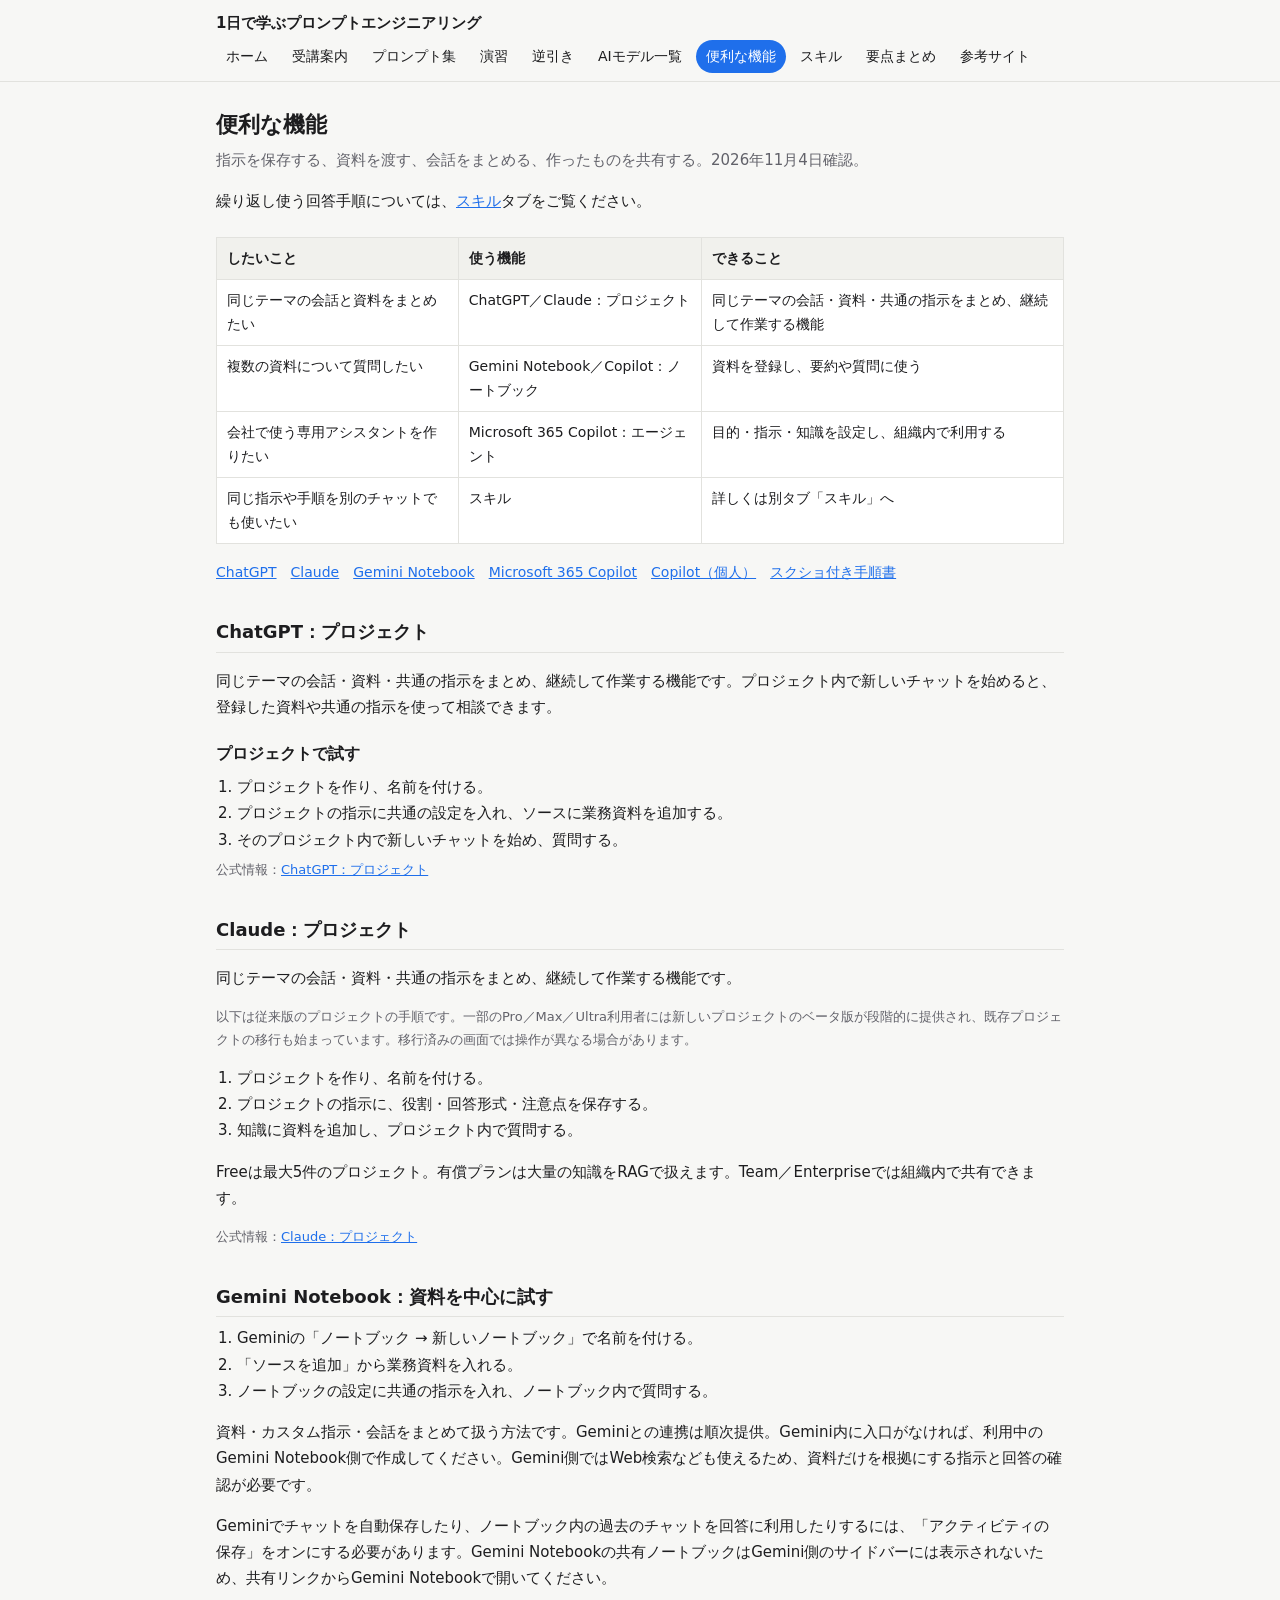
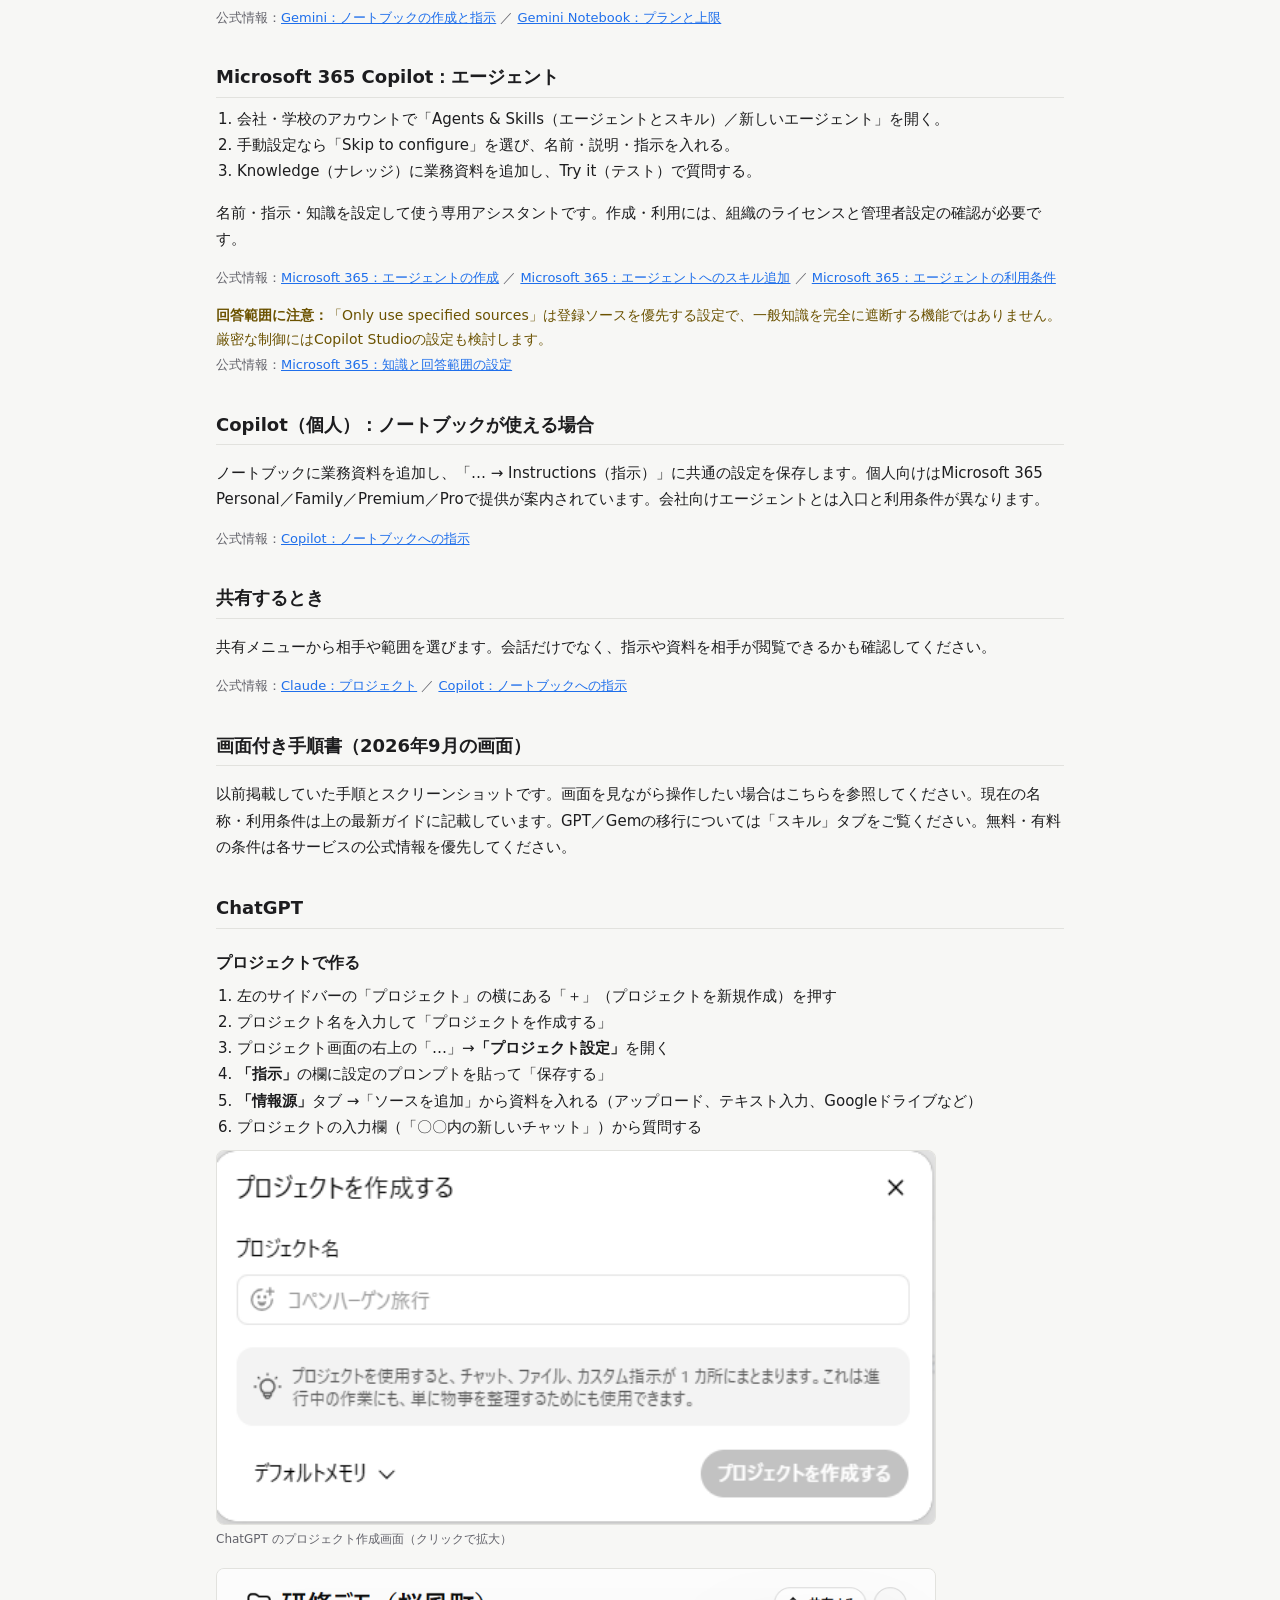
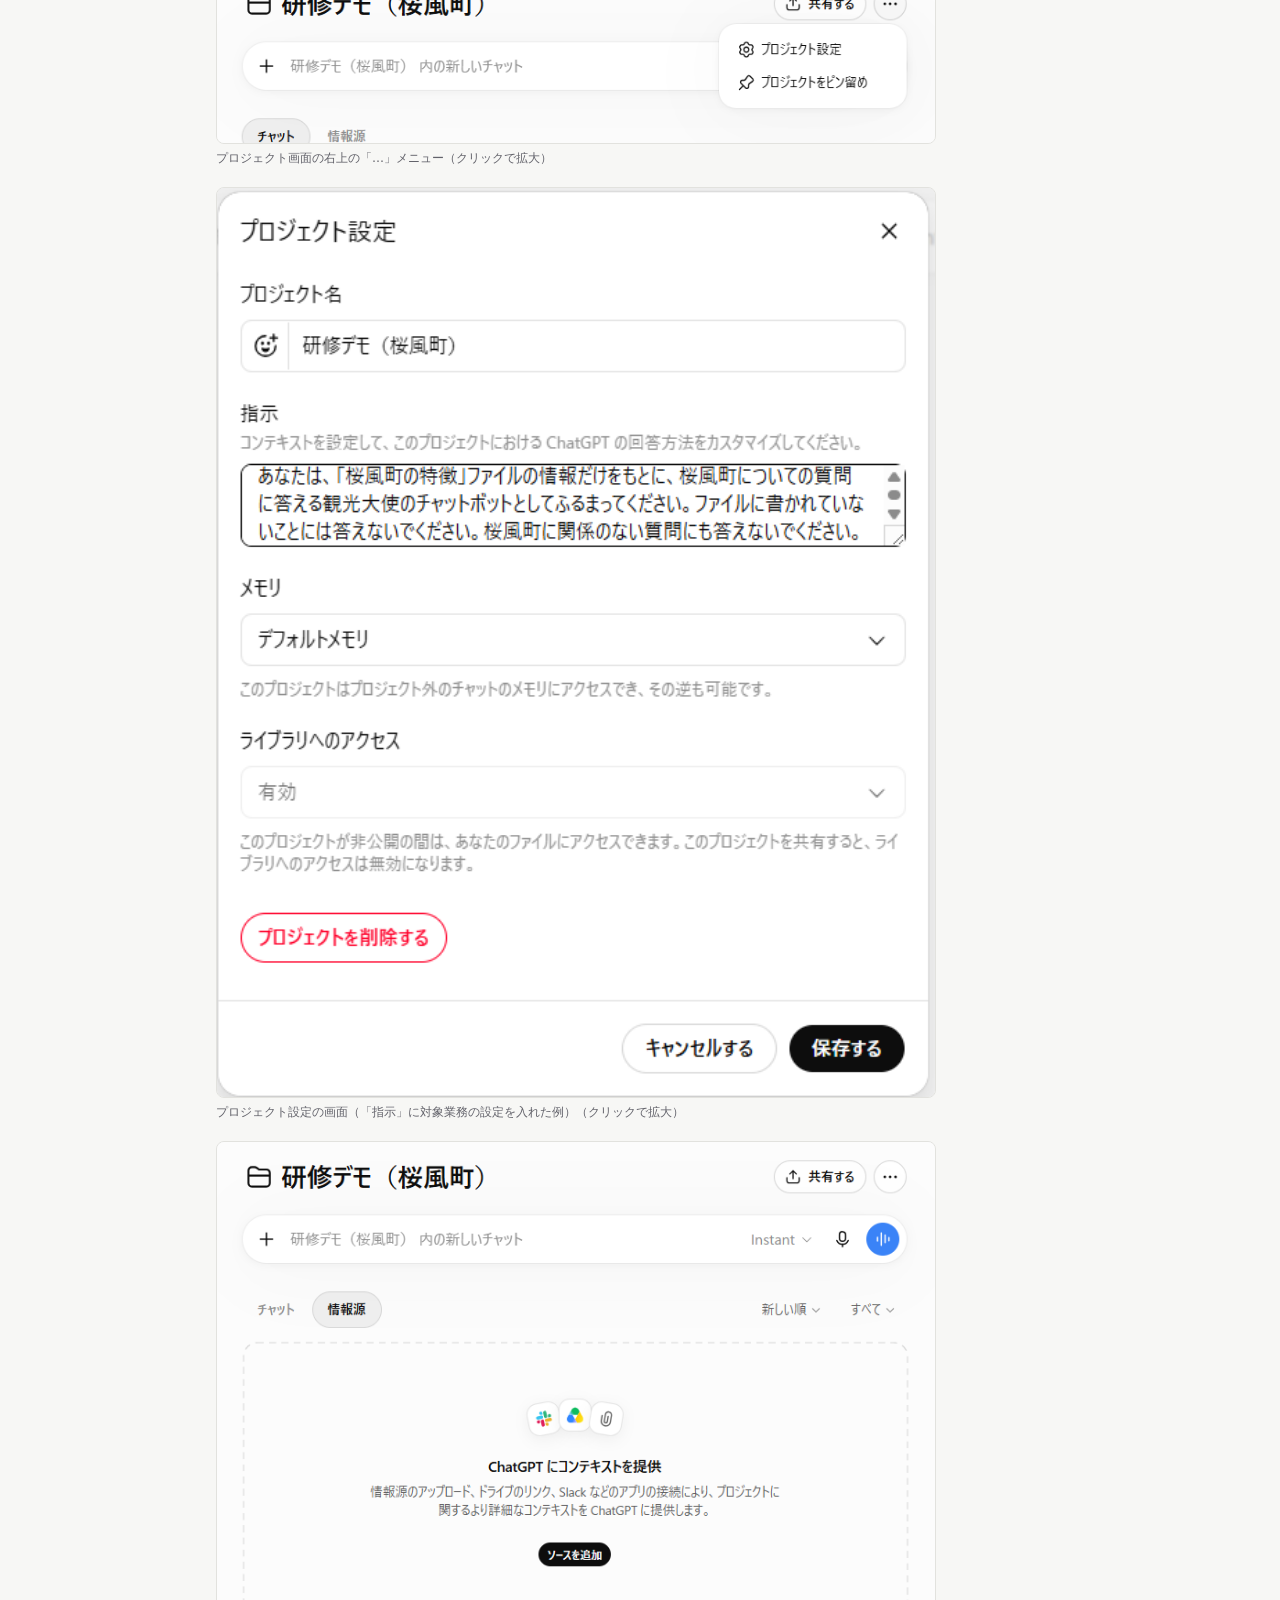
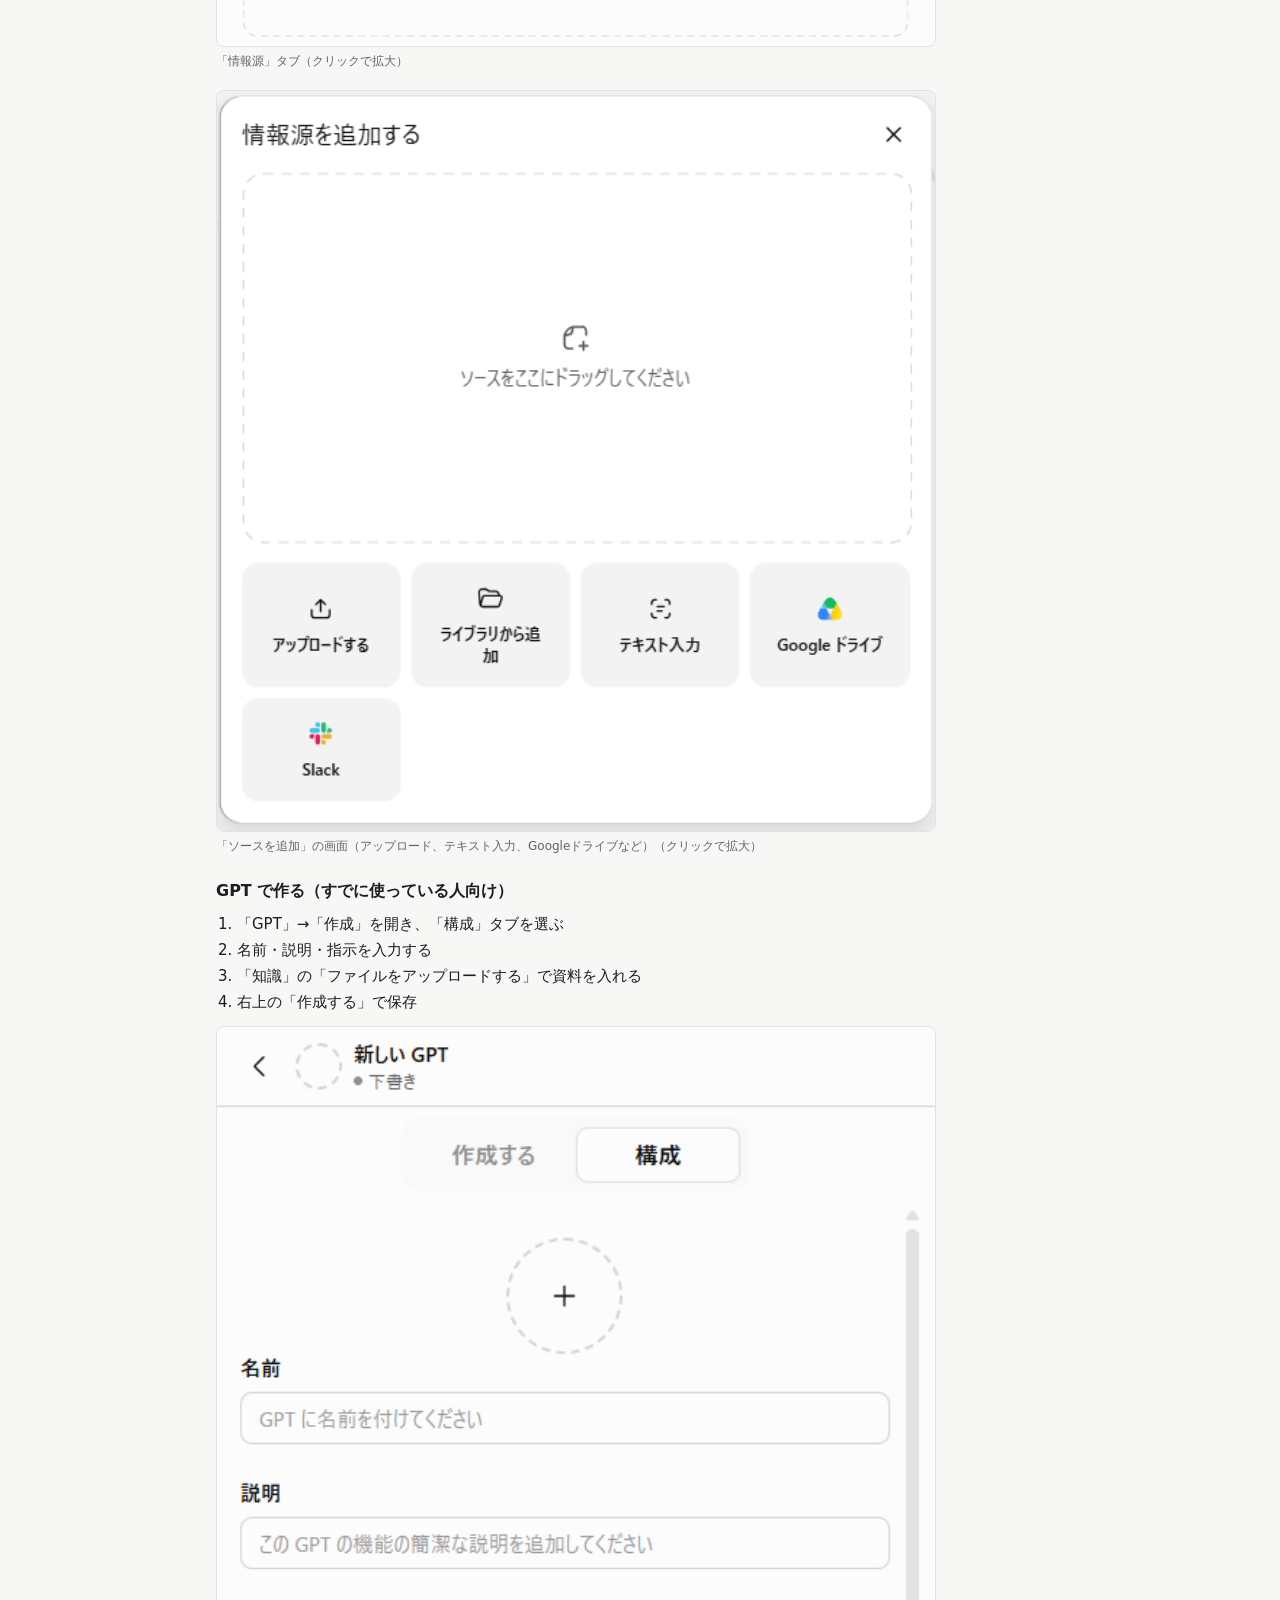
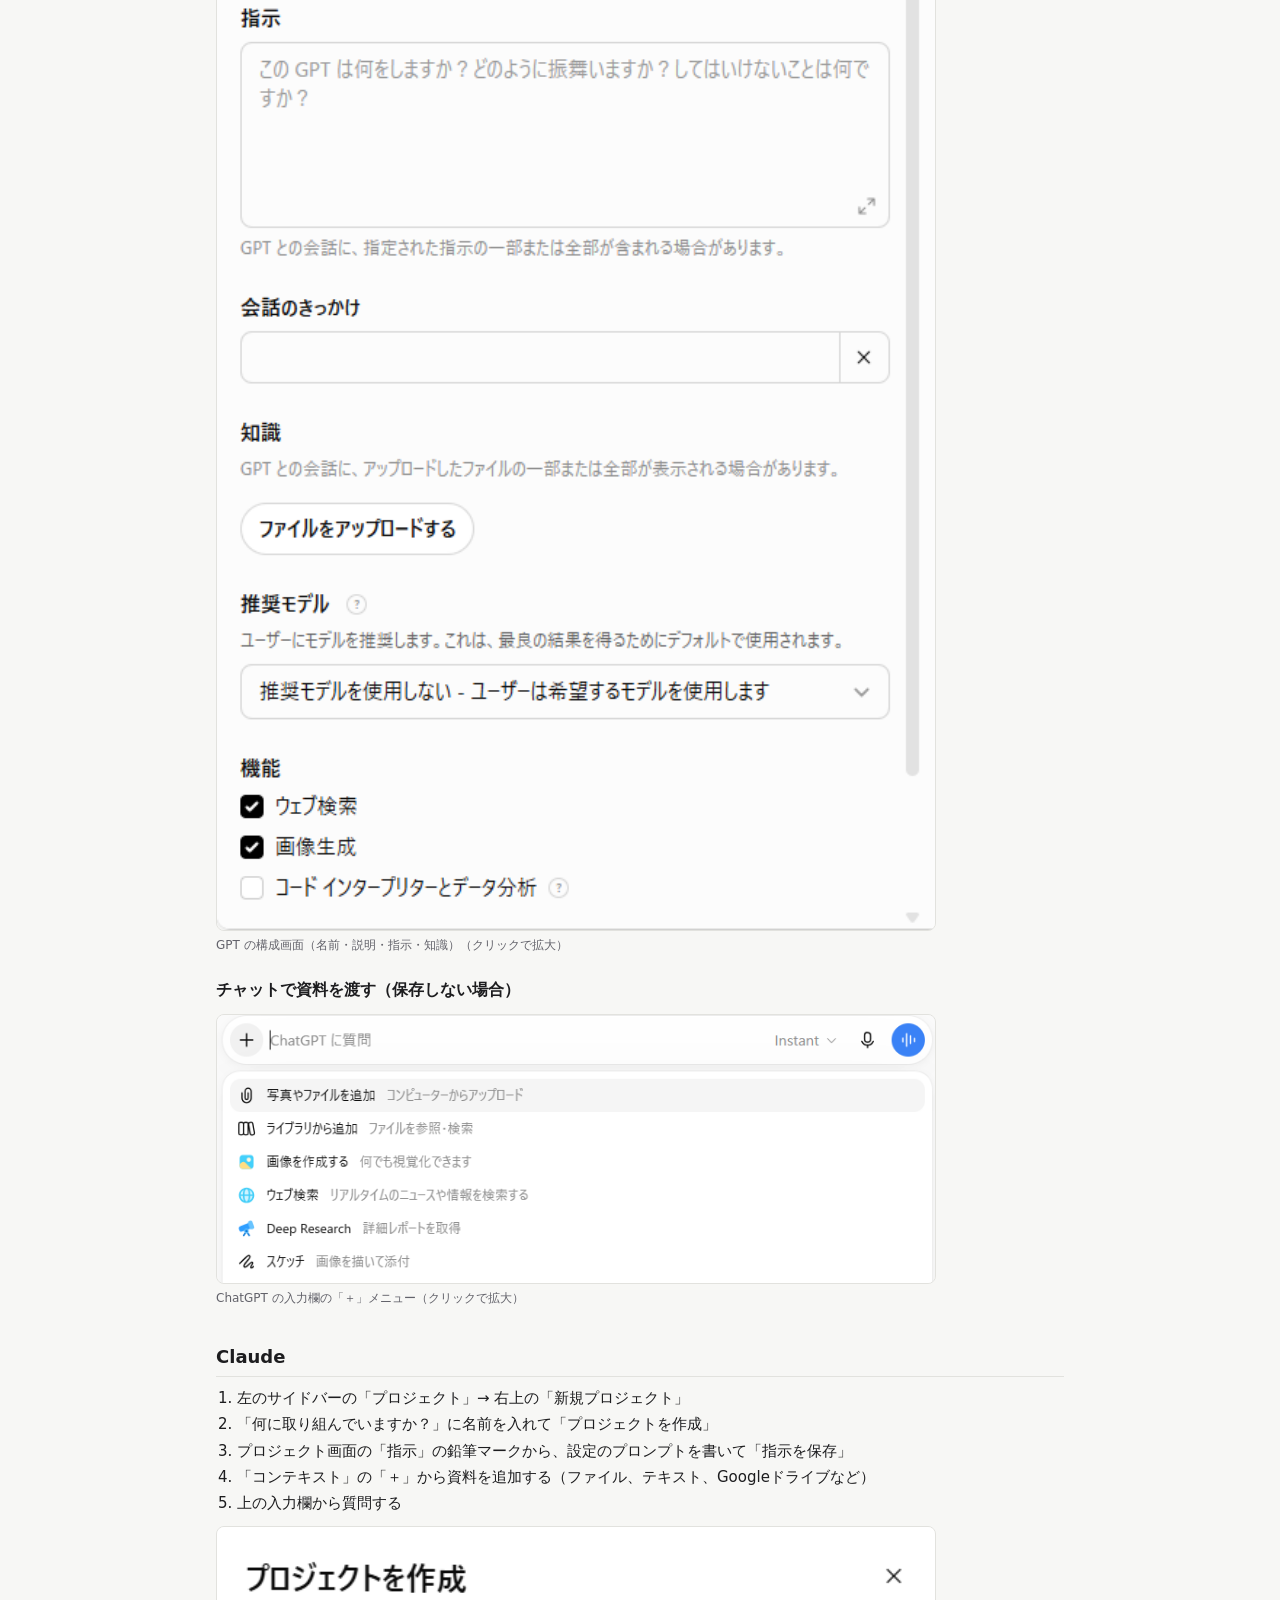
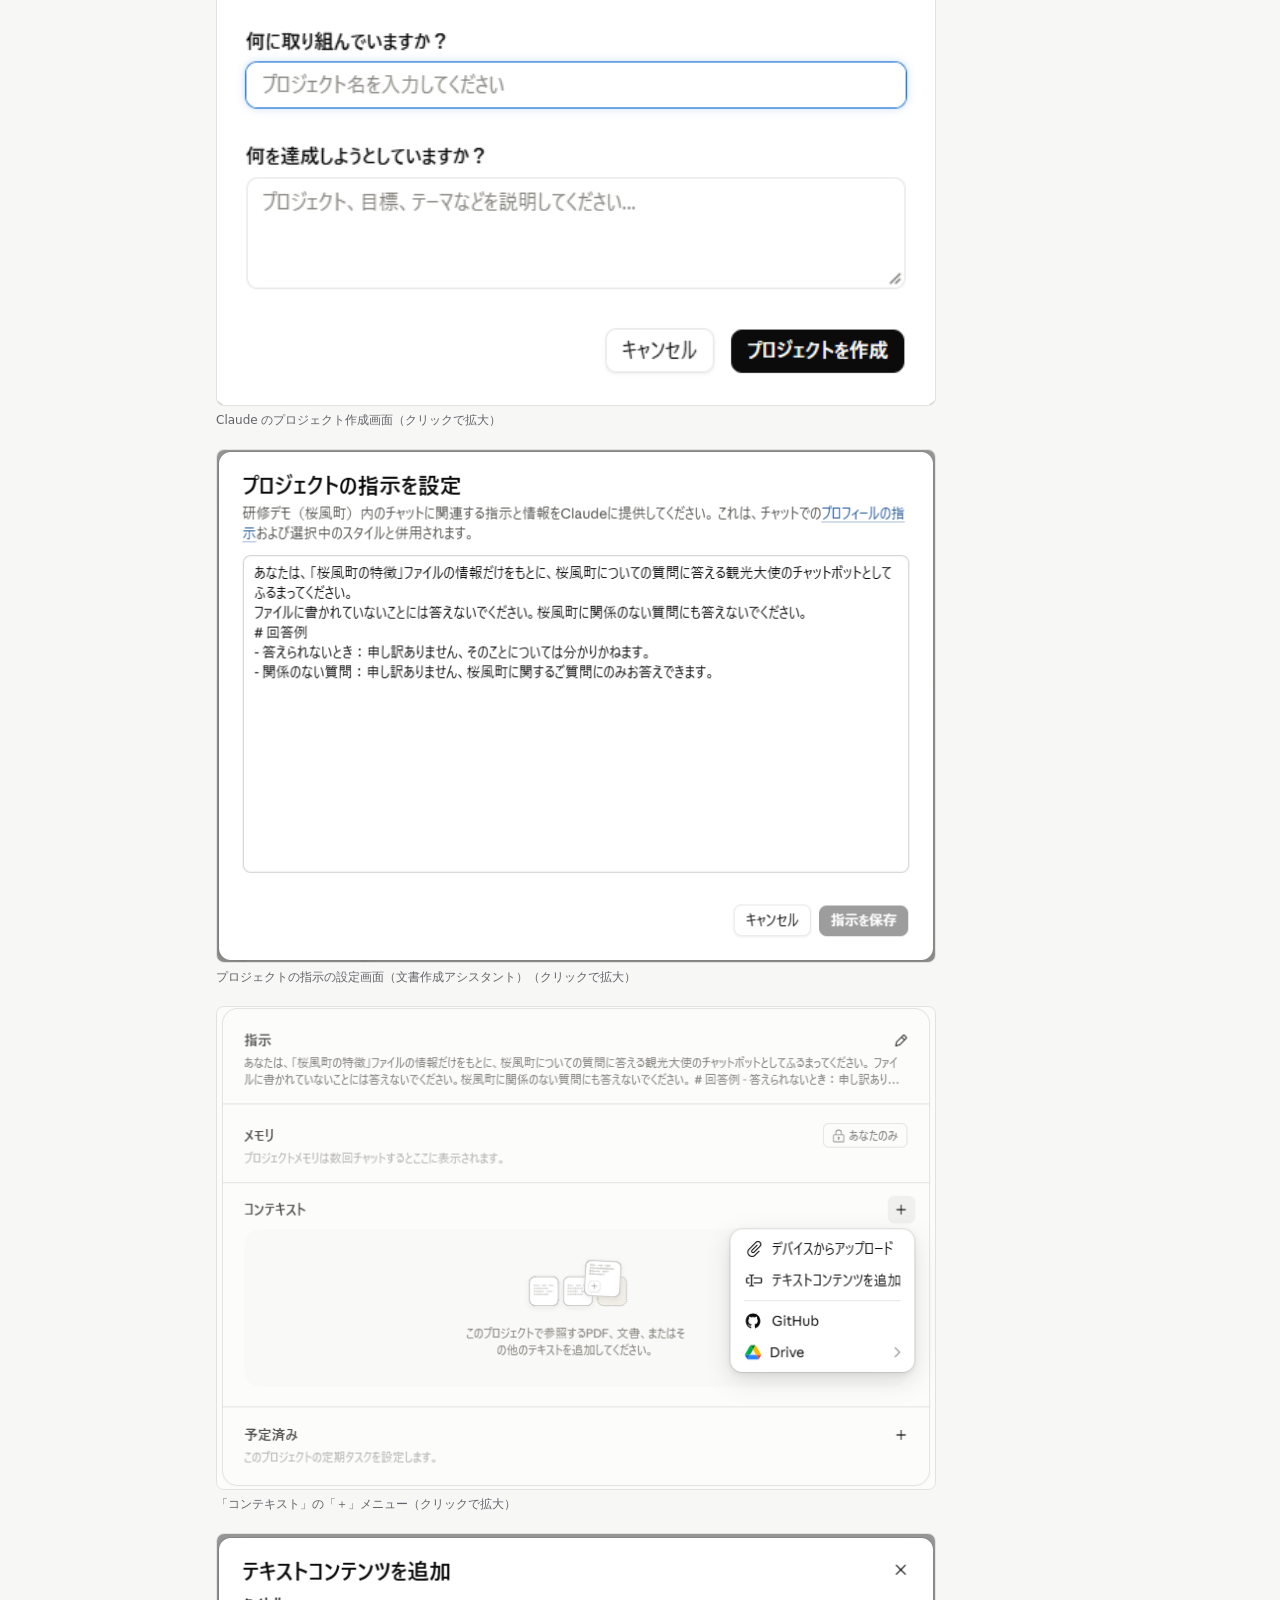
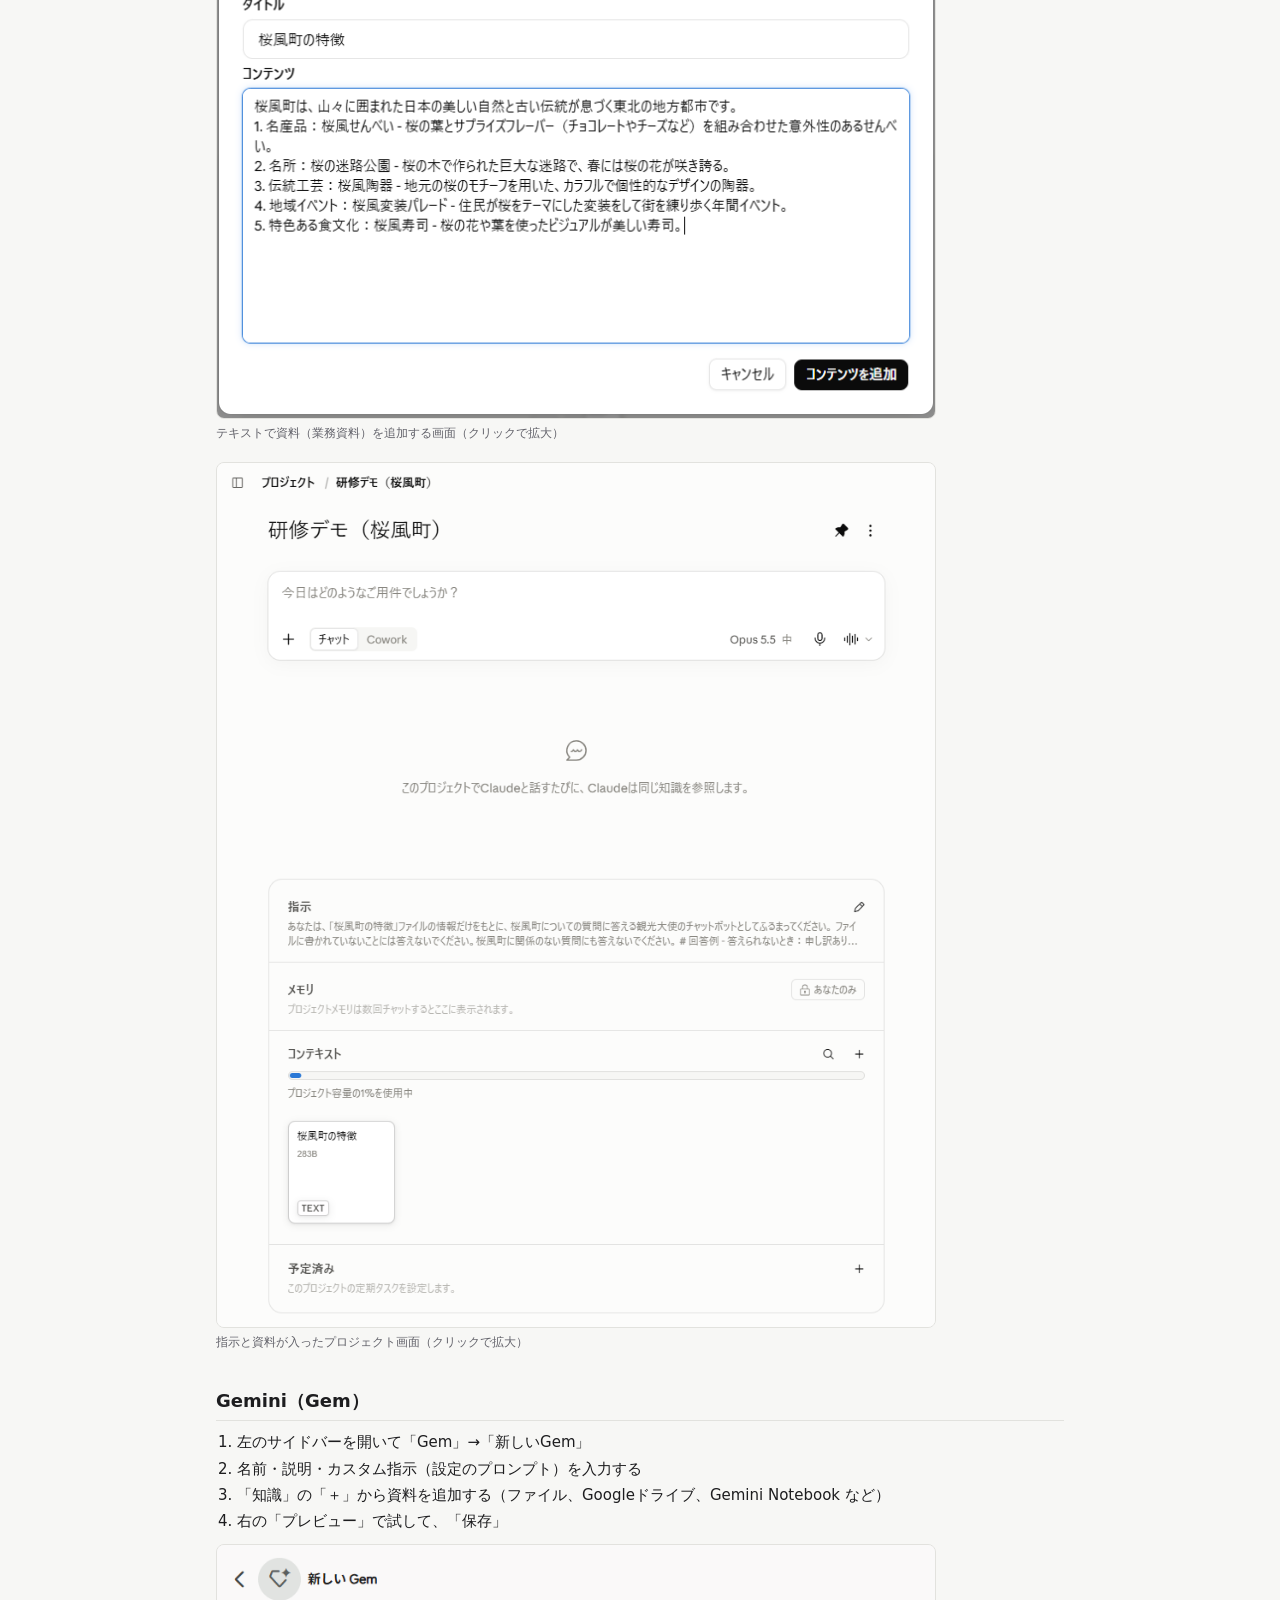
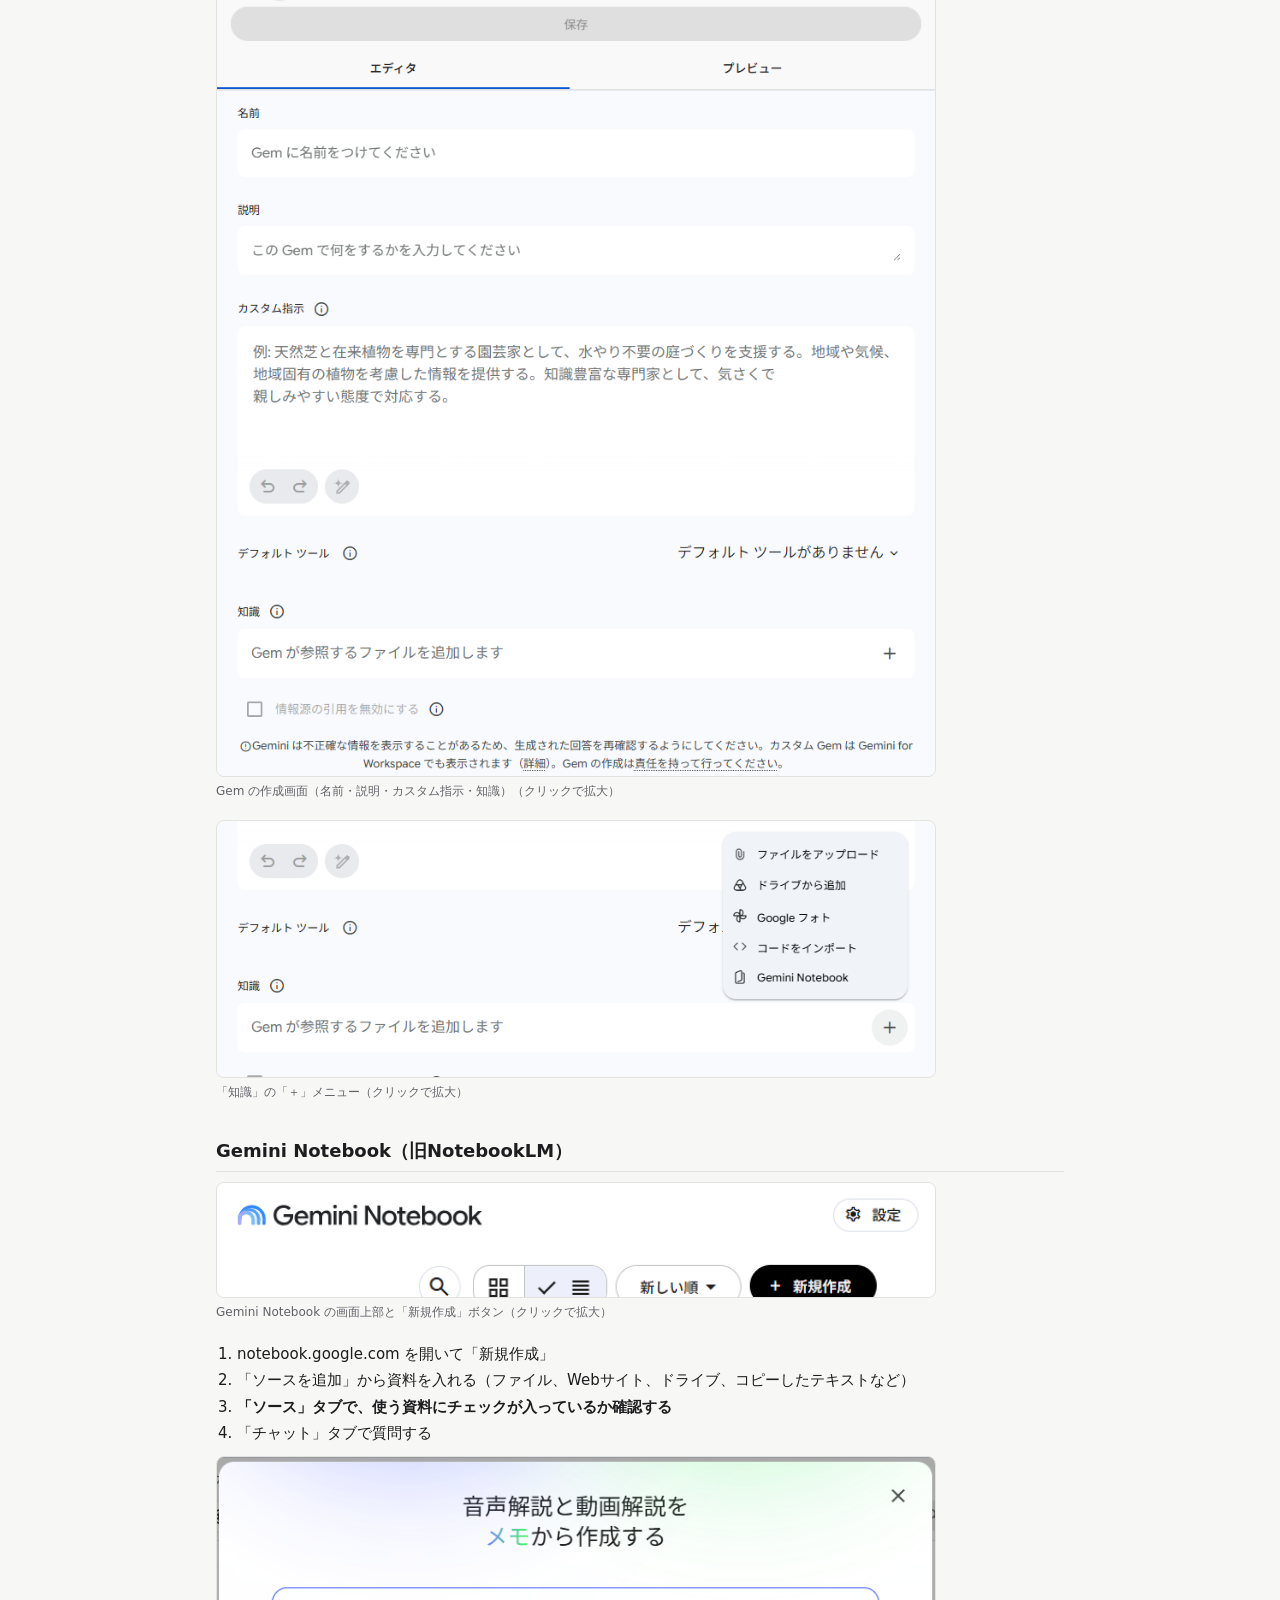
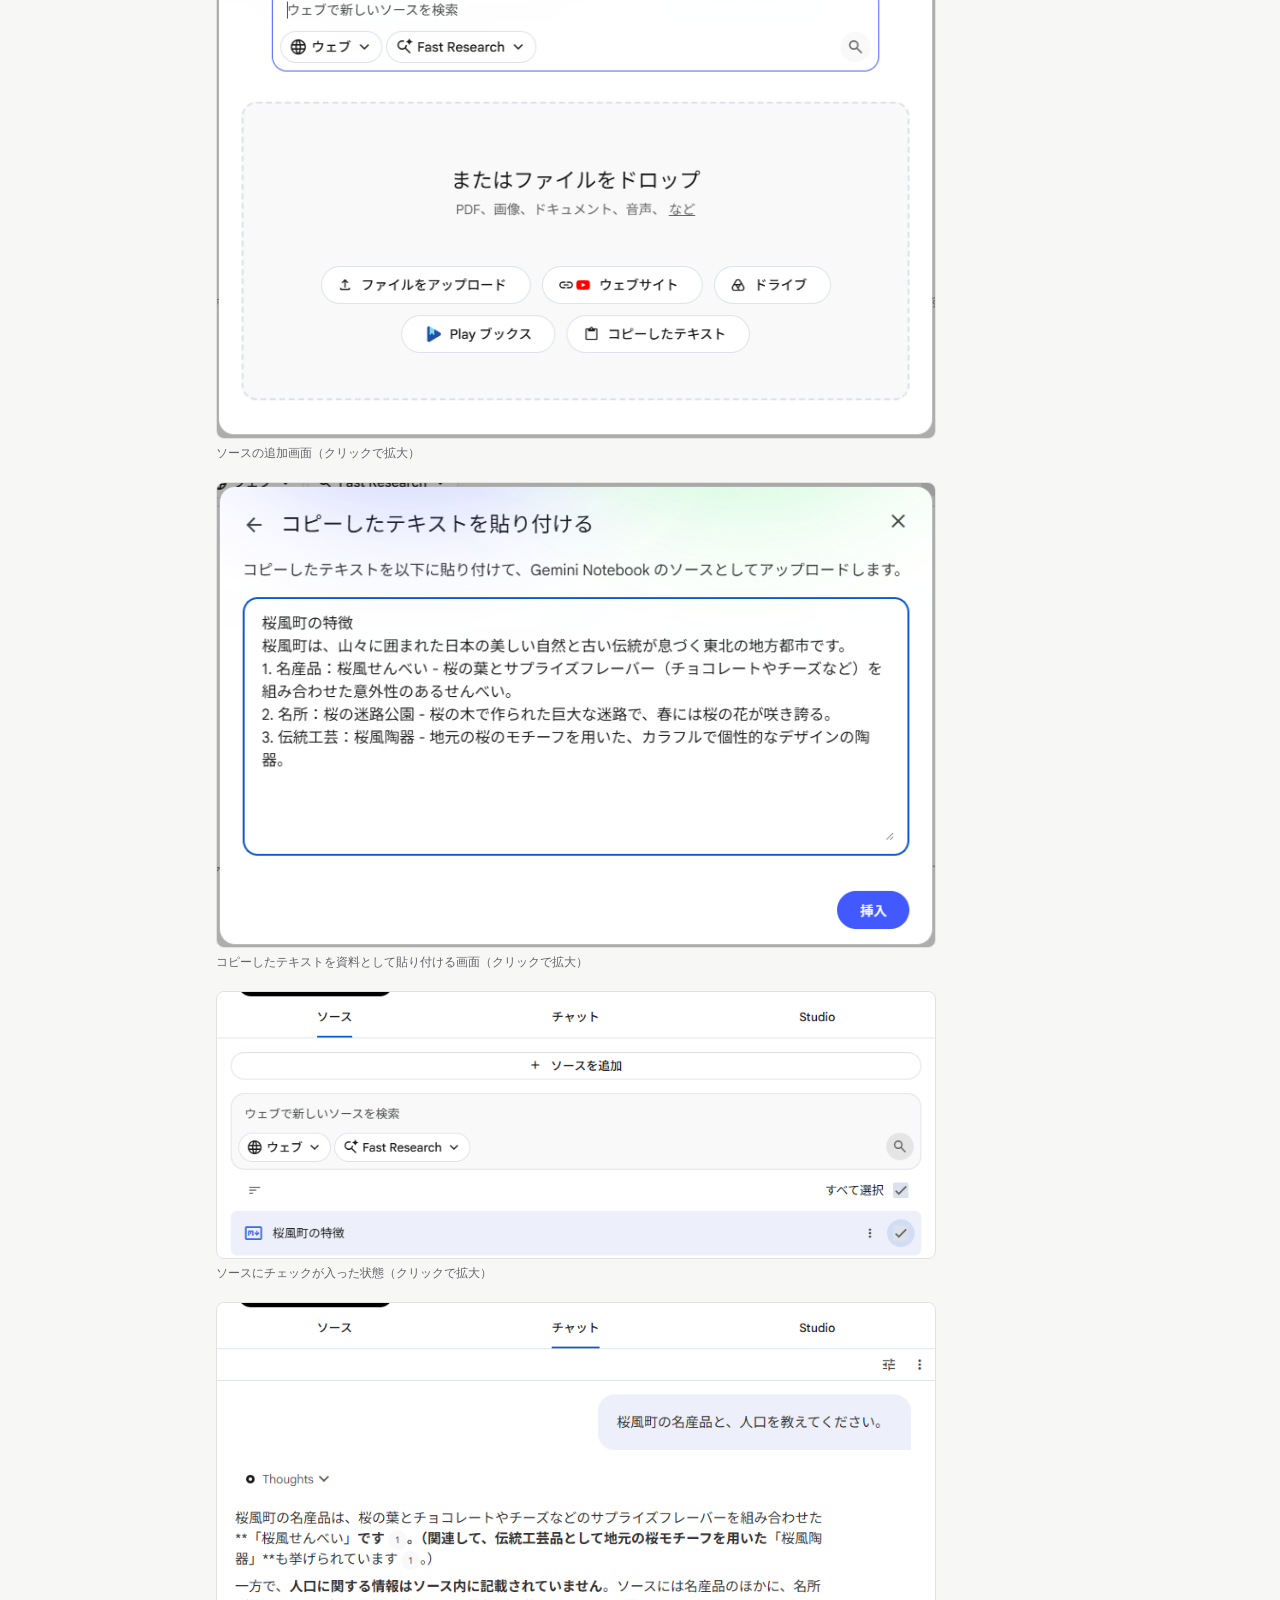
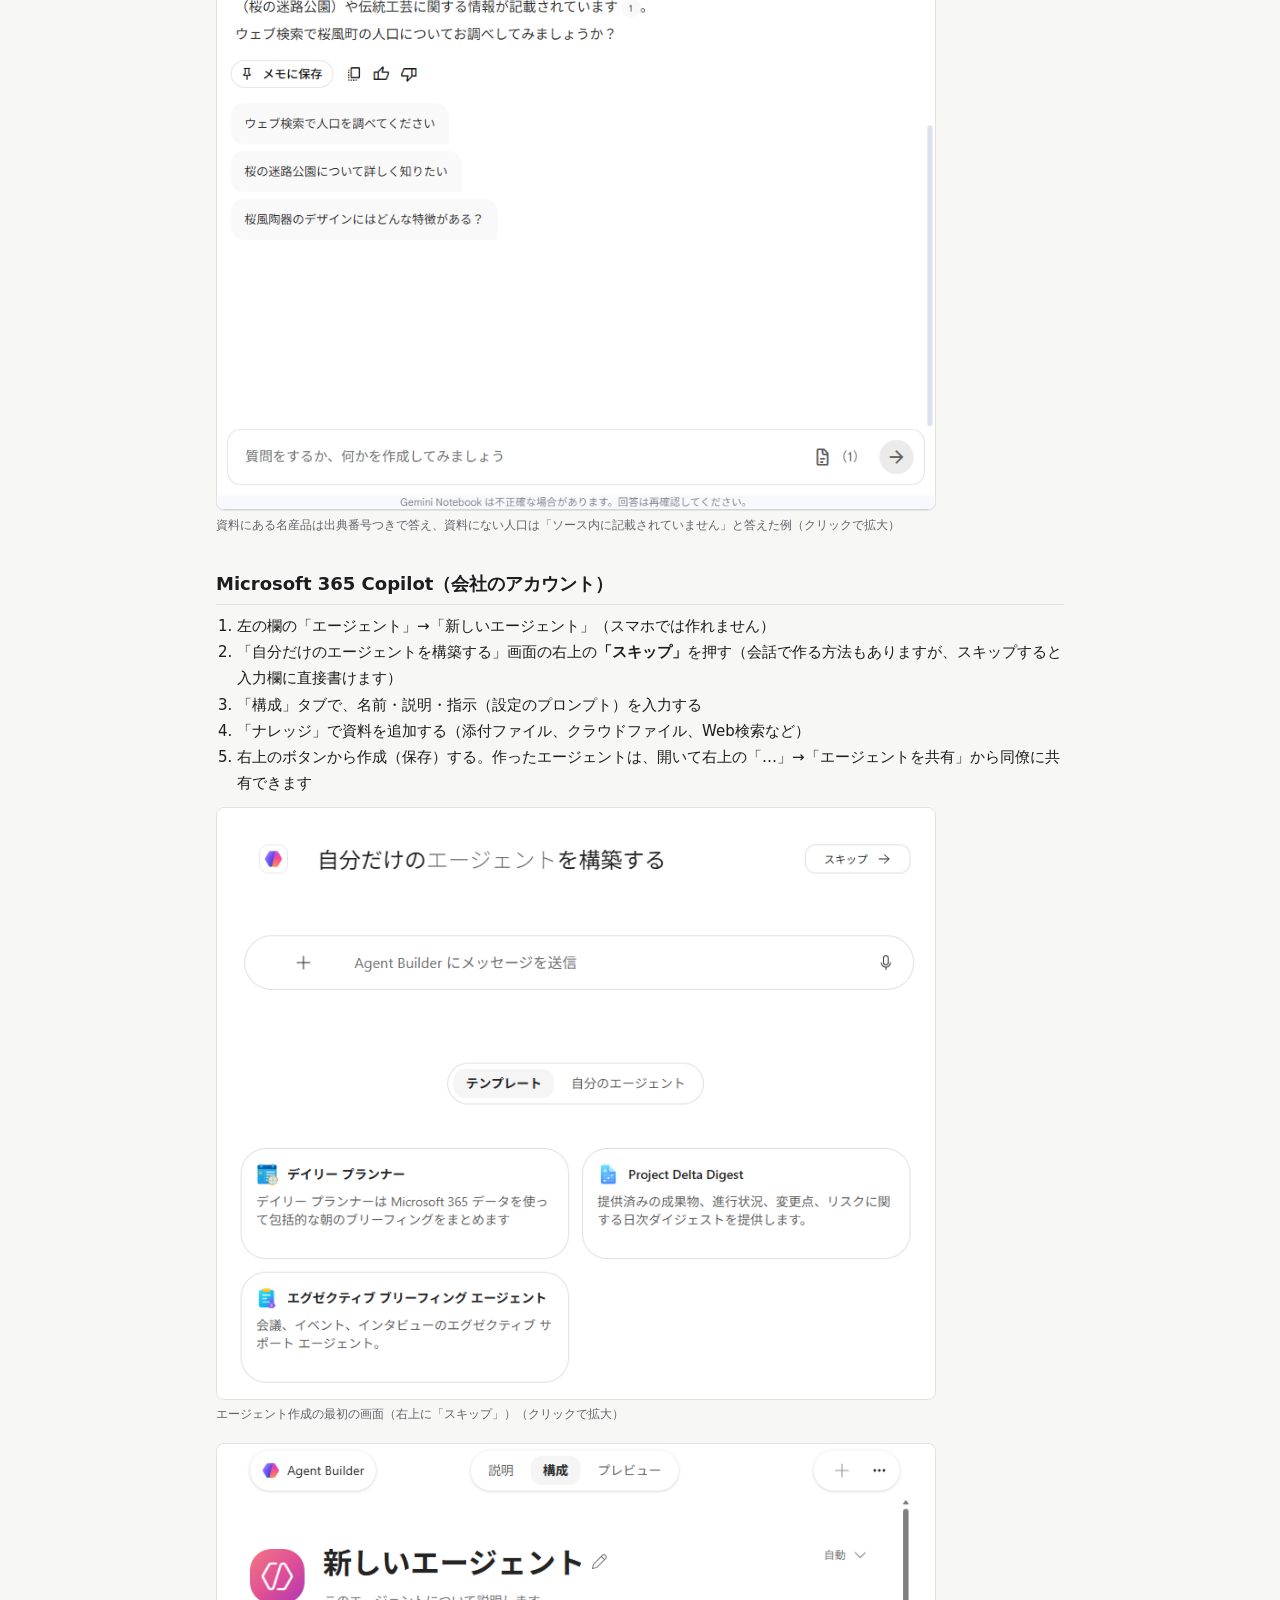
<file: docs/services.html>
<!DOCTYPE html>
<html lang="ja">
<head>
<meta charset="utf-8">
<meta name="viewport" content="width=device-width, initial-scale=1">
<title>便利な機能｜1日で学ぶプロンプトエンジニアリング</title>
<meta name="description" content="指示・資料・会話を保存する便利な機能">
<meta name="release-source" content="https://api.github.com/repos/trainocateteacher-stack/prompt-engineering-1day/contents/release.json https://raw.githubusercontent.com/trainocateteacher-stack/prompt-engineering-1day/main/release.json">
<link rel="stylesheet" href="assets/style.css">
</head>
<body>
<header class="site-head"><div class="wrap">
<a class="brand" href="index.html">1日で学ぶプロンプトエンジニアリング</a>
<nav class="nav"><a href="index.html">ホーム</a><a href="guide.html">受講案内</a><a href="prompts.html">プロンプト集</a><a href="exercises.html">演習</a><a href="cheatsheet.html">逆引き</a><a href="models.html">AIモデル一覧</a><a href="services.html" aria-current=page>便利な機能</a><a href="skills.html">スキル</a><a href="summary.html">要点まとめ</a><a href="references.html">参考サイト</a></nav>
</div></header>
<main><div class="wrap">
<h1>便利な機能</h1><p class="lead">指示を保存する、資料を渡す、会話をまとめる、作ったものを共有する。2026年11月4日確認。</p><p>繰り返し使う回答手順については、<a href="skills.html">スキル</a>タブをご覧ください。</p><div class="tbl-wrap"><table class="tbl idx"><thead><tr><th scope="col">したいこと</th><th scope="col">使う機能</th><th scope="col">できること</th></tr></thead><tbody><tr><td data-l="したいこと">同じテーマの会話と資料をまとめたい</td><td data-l="使う機能">ChatGPT／Claude：プロジェクト</td><td data-l="できること">同じテーマの会話・資料・共通の指示をまとめ、継続して作業する機能</td></tr><tr><td data-l="したいこと">複数の資料について質問したい</td><td data-l="使う機能">Gemini Notebook／Copilot：ノートブック</td><td data-l="できること">資料を登録し、要約や質問に使う</td></tr><tr><td data-l="したいこと">会社で使う専用アシスタントを作りたい</td><td data-l="使う機能">Microsoft 365 Copilot：エージェント</td><td data-l="できること">目的・指示・知識を設定し、組織内で利用する</td></tr><tr><td data-l="したいこと">同じ指示や手順を別のチャットでも使いたい</td><td data-l="使う機能">スキル</td><td data-l="できること">詳しくは別タブ「スキル」へ</td></tr></tbody></table></div><ul class="toc"><li><a href="#chatgpt">ChatGPT</a></li><li><a href="#claude">Claude</a></li><li><a href="#notebook">Gemini Notebook</a></li><li><a href="#m365">Microsoft 365 Copilot</a></li><li><a href="#copilot">Copilot（個人）</a></li><li><a href="#screens">スクショ付き手順書</a></li></ul><h2 id="chatgpt">ChatGPT：プロジェクト</h2><p>同じテーマの会話・資料・共通の指示をまとめ、継続して作業する機能です。プロジェクト内で新しいチャットを始めると、登録した資料や共通の指示を使って相談できます。</p><h3>プロジェクトで試す</h3><ol class="steps"><li>プロジェクトを作り、名前を付ける。</li><li>プロジェクトの指示に共通の設定を入れ、ソースに業務資料を追加する。</li><li>そのプロジェクト内で新しいチャットを始め、質問する。</li></ol><p class="sub">公式情報：<a href="https://learn.chatgpt.com/docs/projects" target="_blank" rel="noopener">ChatGPT：プロジェクト</a></p><h2 id="claude">Claude：プロジェクト</h2><p>同じテーマの会話・資料・共通の指示をまとめ、継続して作業する機能です。</p><p class="sub">以下は従来版のプロジェクトの手順です。一部のPro／Max／Ultra利用者には新しいプロジェクトのベータ版が段階的に提供され、既存プロジェクトの移行も始まっています。移行済みの画面では操作が異なる場合があります。</p><ol class="steps"><li>プロジェクトを作り、名前を付ける。</li><li>プロジェクトの指示に、役割・回答形式・注意点を保存する。</li><li>知識に資料を追加し、プロジェクト内で質問する。</li></ol><p>Freeは最大5件のプロジェクト。有償プランは大量の知識をRAGで扱えます。Team／Enterpriseでは組織内で共有できます。</p><p class="sub">公式情報：<a href="https://support.claude.com/en/articles/9517075-what-are-projects" target="_blank" rel="noopener">Claude：プロジェクト</a></p><h2 id="notebook">Gemini Notebook：資料を中心に試す</h2><ol class="steps"><li>Geminiの「ノートブック → 新しいノートブック」で名前を付ける。</li><li>「ソースを追加」から業務資料を入れる。</li><li>ノートブックの設定に共通の指示を入れ、ノートブック内で質問する。</li></ol><p>資料・カスタム指示・会話をまとめて扱う方法です。Geminiとの連携は順次提供。Gemini内に入口がなければ、利用中のGemini Notebook側で作成してください。Gemini側ではWeb検索なども使えるため、資料だけを根拠にする指示と回答の確認が必要です。</p><p>Geminiでチャットを自動保存したり、ノートブック内の過去のチャットを回答に利用したりするには、「アクティビティの保存」をオンにする必要があります。Gemini Notebookの共有ノートブックはGemini側のサイドバーには表示されないため、共有リンクからGemini Notebookで開いてください。</p><p class="sub">公式情報：<a href="https://support.google.com/gemini/answer/16972047?hl=ja&amp;co=GENIE.Platform%3DDesktop" target="_blank" rel="noopener">Gemini：ノートブックの作成と指示</a> ／ <a href="https://support.google.com/gemininotebook/answer/16213268?hl=ja" target="_blank" rel="noopener">Gemini Notebook：プランと上限</a></p><h2 id="m365">Microsoft 365 Copilot：エージェント</h2><ol class="steps"><li>会社・学校のアカウントで「Agents & Skills（エージェントとスキル）／新しいエージェント」を開く。</li><li>手動設定なら「Skip to configure」を選び、名前・説明・指示を入れる。</li><li>Knowledge（ナレッジ）に業務資料を追加し、Try it（テスト）で質問する。</li></ol><p>名前・指示・知識を設定して使う専用アシスタントです。作成・利用には、組織のライセンスと管理者設定の確認が必要です。</p><p class="sub">公式情報：<a href="https://learn.microsoft.com/en-us/microsoft-365/copilot/extensibility/agent-builder-build-agents" target="_blank" rel="noopener">Microsoft 365：エージェントの作成</a> ／ <a href="https://learn.microsoft.com/en-us/microsoft-365/copilot/extensibility/agent-builder-add-skills" target="_blank" rel="noopener">Microsoft 365：エージェントへのスキル追加</a> ／ <a href="https://learn.microsoft.com/en-us/microsoft-365/copilot/agent-essentials/m365-agents-admin-guide" target="_blank" rel="noopener">Microsoft 365：エージェントの利用条件</a></p><p class="caution"><b>回答範囲に注意：</b>「Only use specified sources」は登録ソースを優先する設定で、一般知識を完全に遮断する機能ではありません。厳密な制御にはCopilot Studioの設定も検討します。</p><p class="sub">公式情報：<a href="https://learn.microsoft.com/en-us/microsoft-365/copilot/extensibility/agent-builder-add-knowledge" target="_blank" rel="noopener">Microsoft 365：知識と回答範囲の設定</a></p><h2 id="copilot">Copilot（個人）：ノートブックが使える場合</h2><p>ノートブックに業務資料を追加し、「… → Instructions（指示）」に共通の設定を保存します。個人向けはMicrosoft 365 Personal／Family／Premium／Proで提供が案内されています。会社向けエージェントとは入口と利用条件が異なります。</p><p class="sub">公式情報：<a href="https://support.microsoft.com/en-us/microsoft-365-copilot/provide-custom-instructions-for-your-microsoft-365-copilot-notebook" target="_blank" rel="noopener">Copilot：ノートブックへの指示</a></p><h2 id="share">共有するとき</h2><p>共有メニューから相手や範囲を選びます。会話だけでなく、指示や資料を相手が閲覧できるかも確認してください。</p><p class="sub">公式情報：<a href="https://support.claude.com/en/articles/9517075-what-are-projects" target="_blank" rel="noopener">Claude：プロジェクト</a> ／ <a href="https://support.microsoft.com/en-us/microsoft-365-copilot/provide-custom-instructions-for-your-microsoft-365-copilot-notebook" target="_blank" rel="noopener">Copilot：ノートブックへの指示</a></p><h2 id="screens">画面付き手順書（2026年9月の画面）</h2><p>以前掲載していた手順とスクリーンショットです。画面を見ながら操作したい場合はこちらを参照してください。現在の名称・利用条件は上の最新ガイドに記載しています。GPT／Gemの移行については「スキル」タブをご覧ください。無料・有料の条件は各サービスの公式情報を優先してください。</p><h2 id="screens-chatgpt">ChatGPT</h2>
<h3>プロジェクトで作る</h3>
<ol class="steps"><li>左のサイドバーの「プロジェクト」の横にある「＋」（プロジェクトを新規作成）を押す</li><li>プロジェクト名を入力して「プロジェクトを作成する」</li><li>プロジェクト画面の右上の「…」→<b>「プロジェクト設定」</b>を開く</li><li><b>「指示」</b>の欄に設定のプロンプトを貼って「保存する」</li><li><b>「情報源」</b>タブ →「ソースを追加」から資料を入れる（アップロード、テキスト入力、Googleドライブなど）</li><li>プロジェクトの入力欄（「〇〇内の新しいチャット」）から質問する</li></ol>
<figure class="shot"><a href="assets/services/chatgpt-project-new.png" target="_blank" rel="noopener"><img src="assets/services/chatgpt-project-new.png" alt="ChatGPT のプロジェクト作成画面" loading="lazy"></a><figcaption>ChatGPT のプロジェクト作成画面（クリックで拡大）</figcaption></figure>
<figure class="shot"><a href="assets/services/chatgpt-project-menu.png" target="_blank" rel="noopener"><img src="assets/services/chatgpt-project-menu.png" alt="プロジェクト画面の右上の「…」メニュー" loading="lazy"></a><figcaption>プロジェクト画面の右上の「…」メニュー（クリックで拡大）</figcaption></figure>
<figure class="shot"><a href="assets/services/chatgpt-project-settings.png" target="_blank" rel="noopener"><img src="assets/services/chatgpt-project-settings.png" alt="プロジェクト設定の画面（「指示」に対象業務の設定を入れた例）" loading="lazy"></a><figcaption>プロジェクト設定の画面（「指示」に対象業務の設定を入れた例）（クリックで拡大）</figcaption></figure>
<figure class="shot"><a href="assets/services/chatgpt-project-sources.png" target="_blank" rel="noopener"><img src="assets/services/chatgpt-project-sources.png" alt="「情報源」タブ" loading="lazy"></a><figcaption>「情報源」タブ（クリックで拡大）</figcaption></figure>
<figure class="shot"><a href="assets/services/chatgpt-project-add-source.png" target="_blank" rel="noopener"><img src="assets/services/chatgpt-project-add-source.png" alt="「ソースを追加」の画面（アップロード、テキスト入力、Googleドライブなど）" loading="lazy"></a><figcaption>「ソースを追加」の画面（アップロード、テキスト入力、Googleドライブなど）（クリックで拡大）</figcaption></figure>
<h3>GPT で作る（すでに使っている人向け）</h3>
<ol class="steps"><li>「GPT」→「作成」を開き、「構成」タブを選ぶ</li><li>名前・説明・指示を入力する</li><li>「知識」の「ファイルをアップロードする」で資料を入れる</li><li>右上の「作成する」で保存</li></ol>
<figure class="shot"><a href="assets/services/chatgpt-gpt-builder.png" target="_blank" rel="noopener"><img src="assets/services/chatgpt-gpt-builder.png" alt="GPT の構成画面（名前・説明・指示・知識）" loading="lazy"></a><figcaption>GPT の構成画面（名前・説明・指示・知識）（クリックで拡大）</figcaption></figure>
<h3>チャットで資料を渡す（保存しない場合）</h3>
<figure class="shot"><a href="assets/services/chatgpt-plus-menu.png" target="_blank" rel="noopener"><img src="assets/services/chatgpt-plus-menu.png" alt="ChatGPT の入力欄の「＋」メニュー" loading="lazy"></a><figcaption>ChatGPT の入力欄の「＋」メニュー（クリックで拡大）</figcaption></figure>
<h2 id="screens-claude">Claude</h2>
<ol class="steps"><li>左のサイドバーの「プロジェクト」→ 右上の「新規プロジェクト」</li><li>「何に取り組んでいますか？」に名前を入れて「プロジェクトを作成」</li><li>プロジェクト画面の「指示」の鉛筆マークから、設定のプロンプトを書いて「指示を保存」</li><li>「コンテキスト」の「＋」から資料を追加する（ファイル、テキスト、Googleドライブなど）</li><li>上の入力欄から質問する</li></ol>
<figure class="shot"><a href="assets/services/claude-project-new.png" target="_blank" rel="noopener"><img src="assets/services/claude-project-new.png" alt="Claude のプロジェクト作成画面" loading="lazy"></a><figcaption>Claude のプロジェクト作成画面（クリックで拡大）</figcaption></figure>
<figure class="shot"><a href="assets/services/claude-project-instructions.png" target="_blank" rel="noopener"><img src="assets/services/claude-project-instructions.png" alt="プロジェクトの指示の設定画面（文書作成アシスタント）" loading="lazy"></a><figcaption>プロジェクトの指示の設定画面（文書作成アシスタント）（クリックで拡大）</figcaption></figure>
<figure class="shot"><a href="assets/services/claude-project-knowledge-menu.png" target="_blank" rel="noopener"><img src="assets/services/claude-project-knowledge-menu.png" alt="「コンテキスト」の「＋」メニュー" loading="lazy"></a><figcaption>「コンテキスト」の「＋」メニュー（クリックで拡大）</figcaption></figure>
<figure class="shot"><a href="assets/services/claude-project-add-text.png" target="_blank" rel="noopener"><img src="assets/services/claude-project-add-text.png" alt="テキストで資料（業務資料）を追加する画面" loading="lazy"></a><figcaption>テキストで資料（業務資料）を追加する画面（クリックで拡大）</figcaption></figure>
<figure class="shot"><a href="assets/services/claude-project-page.png" target="_blank" rel="noopener"><img src="assets/services/claude-project-page.png" alt="指示と資料が入ったプロジェクト画面" loading="lazy"></a><figcaption>指示と資料が入ったプロジェクト画面（クリックで拡大）</figcaption></figure>
<h2 id="screens-gemini">Gemini（Gem）</h2>
<ol class="steps"><li>左のサイドバーを開いて「Gem」→「新しいGem」</li><li>名前・説明・カスタム指示（設定のプロンプト）を入力する</li><li>「知識」の「＋」から資料を追加する（ファイル、Googleドライブ、Gemini Notebook など）</li><li>右の「プレビュー」で試して、「保存」</li></ol>
<figure class="shot"><a href="assets/services/gemini-gem-create.png" target="_blank" rel="noopener"><img src="assets/services/gemini-gem-create.png" alt="Gem の作成画面（名前・説明・カスタム指示・知識）" loading="lazy"></a><figcaption>Gem の作成画面（名前・説明・カスタム指示・知識）（クリックで拡大）</figcaption></figure>
<figure class="shot"><a href="assets/services/gemini-gem-knowledge.png" target="_blank" rel="noopener"><img src="assets/services/gemini-gem-knowledge.png" alt="「知識」の「＋」メニュー" loading="lazy"></a><figcaption>「知識」の「＋」メニュー（クリックで拡大）</figcaption></figure>
<h2 id="screens-notebook">Gemini Notebook（旧NotebookLM）</h2>
<figure class="shot"><a href="assets/services/notebook-header.png" target="_blank" rel="noopener"><img src="assets/services/notebook-header.png" alt="Gemini Notebook の画面上部と「新規作成」ボタン" loading="lazy"></a><figcaption>Gemini Notebook の画面上部と「新規作成」ボタン（クリックで拡大）</figcaption></figure>
<ol class="steps"><li>notebook.google.com を開いて「新規作成」</li><li>「ソースを追加」から資料を入れる（ファイル、Webサイト、ドライブ、コピーしたテキストなど）</li><li><b>「ソース」タブで、使う資料にチェックが入っているか確認する</b></li><li>「チャット」タブで質問する</li></ol>
<figure class="shot"><a href="assets/services/notebook-add-source.png" target="_blank" rel="noopener"><img src="assets/services/notebook-add-source.png" alt="ソースの追加画面" loading="lazy"></a><figcaption>ソースの追加画面（クリックで拡大）</figcaption></figure>
<figure class="shot"><a href="assets/services/notebook-paste-text.png" target="_blank" rel="noopener"><img src="assets/services/notebook-paste-text.png" alt="コピーしたテキストを資料として貼り付ける画面" loading="lazy"></a><figcaption>コピーしたテキストを資料として貼り付ける画面（クリックで拡大）</figcaption></figure>
<figure class="shot"><a href="assets/services/notebook-source-selected.png" target="_blank" rel="noopener"><img src="assets/services/notebook-source-selected.png" alt="ソースにチェックが入った状態" loading="lazy"></a><figcaption>ソースにチェックが入った状態（クリックで拡大）</figcaption></figure>
<figure class="shot"><a href="assets/services/notebook-answer.png" target="_blank" rel="noopener"><img src="assets/services/notebook-answer.png" alt="資料にある名産品は出典番号つきで答え、資料にない人口は「ソース内に記載されていません」と答えた例" loading="lazy"></a><figcaption>資料にある名産品は出典番号つきで答え、資料にない人口は「ソース内に記載されていません」と答えた例（クリックで拡大）</figcaption></figure>
<h2 id="screens-m365">Microsoft 365 Copilot（会社のアカウント）</h2>
<ol class="steps"><li>左の欄の「エージェント」→「新しいエージェント」（スマホでは作れません）</li><li>「自分だけのエージェントを構築する」画面の右上の<b>「スキップ」</b>を押す（会話で作る方法もありますが、スキップすると入力欄に直接書けます）</li><li>「構成」タブで、名前・説明・指示（設定のプロンプト）を入力する</li><li>「ナレッジ」で資料を追加する（添付ファイル、クラウドファイル、Web検索など）</li><li>右上のボタンから作成（保存）する。作ったエージェントは、開いて右上の「…」→「エージェントを共有」から同僚に共有できます</li></ol>
<figure class="shot"><a href="assets/services/m365-agent-start.png" target="_blank" rel="noopener"><img src="assets/services/m365-agent-start.png" alt="エージェント作成の最初の画面（右上に「スキップ」）" loading="lazy"></a><figcaption>エージェント作成の最初の画面（右上に「スキップ」）（クリックで拡大）</figcaption></figure>
<figure class="shot"><a href="assets/services/m365-agent-config.png" target="_blank" rel="noopener"><img src="assets/services/m365-agent-config.png" alt="エージェントの構成画面（名前・説明・指示・ナレッジ）" loading="lazy"></a><figcaption>エージェントの構成画面（名前・説明・指示・ナレッジ）（クリックで拡大）</figcaption></figure>
<figure class="shot"><a href="assets/services/m365-agent-knowledge.png" target="_blank" rel="noopener"><img src="assets/services/m365-agent-knowledge.png" alt="ナレッジの設定（業務コンテンツ・Web検索・添付ファイル）" loading="lazy"></a><figcaption>ナレッジの設定（業務コンテンツ・Web検索・添付ファイル）（クリックで拡大）</figcaption></figure>
<h2 id="screens-copilot">Copilot（個人向け）</h2>
<ol class="steps"><li>左の欄の「ノートブック」→「新しいノートブック」</li><li>ノートブック名を入れて「次へ」</li><li><b>「参照」</b>に資料を追加して「作成」（アップロード、リンク、OneDrive）</li><li>ノートブック画面の右上の「…」→<b>「手順」</b>に設定のプロンプトを書いて「保存」</li><li>ノートブックの入力欄から質問する</li></ol>
<figure class="shot"><a href="assets/services/copilot-notebook-new.png" target="_blank" rel="noopener"><img src="assets/services/copilot-notebook-new.png" alt="新しいノートブックの作成画面" loading="lazy"></a><figcaption>新しいノートブックの作成画面（クリックで拡大）</figcaption></figure>
<figure class="shot"><a href="assets/services/copilot-notebook-refs.png" target="_blank" rel="noopener"><img src="assets/services/copilot-notebook-refs.png" alt="「参照」に資料を追加する画面（アップロード、リンク、OneDrive）" loading="lazy"></a><figcaption>「参照」に資料を追加する画面（アップロード、リンク、OneDrive）（クリックで拡大）</figcaption></figure>
<figure class="shot"><a href="assets/services/copilot-notebook-menu.png" target="_blank" rel="noopener"><img src="assets/services/copilot-notebook-menu.png" alt="ノートブックの「…」メニュー（「手順」がある）" loading="lazy"></a><figcaption>ノートブックの「…」メニュー（「手順」がある）（クリックで拡大）</figcaption></figure>
<figure class="shot"><a href="assets/services/copilot-notebook-instructions.png" target="_blank" rel="noopener"><img src="assets/services/copilot-notebook-instructions.png" alt="「Copilot に返信方法を指示する」画面（対象業務の指示を入れた例）" loading="lazy"></a><figcaption>「Copilot に返信方法を指示する」画面（対象業務の指示を入れた例）（クリックで拡大）</figcaption></figure>
<figure class="shot"><a href="assets/services/copilot-notebook-page.png" target="_blank" rel="noopener"><img src="assets/services/copilot-notebook-page.png" alt="ノートブックの画面。参照を入れるまではチャットできません" loading="lazy"></a><figcaption>ノートブックの画面。参照を入れるまではチャットできません（クリックで拡大）</figcaption></figure>
<h3>学習に使わせない設定について</h3>
<figure class="shot"><a href="assets/services/copilot-personal-settings.png" target="_blank" rel="noopener"><img src="assets/services/copilot-personal-settings.png" alt="チャット設定の「個人用設定」" loading="lazy"></a><figcaption>チャット設定の「個人用設定」（クリックで拡大）</figcaption></figure>
<figure class="shot"><a href="assets/services/copilot-datacontrols.png" target="_blank" rel="noopener"><img src="assets/services/copilot-datacontrols.png" alt="チャット設定の「データ コントロール」" loading="lazy"></a><figcaption>チャット設定の「データ コントロール」（クリックで拡大）</figcaption></figure>
<h2 id="screens-share">作ったものを共有する</h2>
<h3>ChatGPT：プロジェクトを共有する</h3>
<figure class="shot"><a href="assets/services/chatgpt-project-share.png" target="_blank" rel="noopener"><img src="assets/services/chatgpt-project-share.png" alt="プロジェクトの共有画面（メールで招待／リンクをコピー）" loading="lazy"></a><figcaption>プロジェクトの共有画面（メールで招待／リンクをコピー）（クリックで拡大）</figcaption></figure>
<h3>Gemini：Gem を共有する</h3>
<figure class="shot"><a href="assets/services/gemini-gem-created.png" target="_blank" rel="noopener"><img src="assets/services/gemini-gem-created.png" alt="Gem を保存したときの画面（ここから「共有」できる）" loading="lazy"></a><figcaption>Gem を保存したときの画面（ここから「共有」できる）（クリックで拡大）</figcaption></figure>
<figure class="shot"><a href="assets/services/gemini-gem-share.png" target="_blank" rel="noopener"><img src="assets/services/gemini-gem-share.png" alt="Gem の共有画面（ユーザーを追加／リンクをコピー）" loading="lazy"></a><figcaption>Gem の共有画面（ユーザーを追加／リンクをコピー）（クリックで拡大）</figcaption></figure>
<h3>Gemini Notebook：ノートブックを共有する</h3>
<figure class="shot"><a href="assets/services/notebook-share.png" target="_blank" rel="noopener"><img src="assets/services/notebook-share.png" alt="ノートブックの共有画面" loading="lazy"></a><figcaption>ノートブックの共有画面（クリックで拡大）</figcaption></figure>
<h3>Copilot（個人）：ノートブックを共有する</h3>
<figure class="shot"><a href="assets/services/copilot-notebook-share.png" target="_blank" rel="noopener"><img src="assets/services/copilot-notebook-share.png" alt="ノートブックの「共同作業者を追加」画面" loading="lazy"></a><figcaption>ノートブックの「共同作業者を追加」画面（クリックで拡大）</figcaption></figure>
<h3>Microsoft 365 Copilot：エージェントを共有する</h3>
<figure class="shot"><a href="assets/services/m365-agent-share-menu.png" target="_blank" rel="noopener"><img src="assets/services/m365-agent-share-menu.png" alt="作ったエージェントを開いて右上の「…」→「エージェントを共有」" loading="lazy"></a><figcaption>作ったエージェントを開いて右上の「…」→「エージェントを共有」（クリックで拡大）</figcaption></figure>
<figure class="shot"><a href="assets/services/m365-agent-share.png" target="_blank" rel="noopener"><img src="assets/services/m365-agent-share.png" alt="エージェントの共有画面（名前・グループ・メールで追加／組織全体共有／チャット リンクをコピー）" loading="lazy"></a><figcaption>エージェントの共有画面（名前・グループ・メールで追加／組織全体共有／チャット リンクをコピー）（クリックで拡大）</figcaption></figure>
<h3>Claude：以前のプロジェクトメニュー</h3>
<figure class="shot"><a href="assets/services/claude-project-menu.png" target="_blank" rel="noopener"><img src="assets/services/claude-project-menu.png" alt="個人プランのプロジェクトのメニュー（共有の項目がない）" loading="lazy"></a><figcaption>個人プランのプロジェクトのメニュー（共有の項目がない）（クリックで拡大）</figcaption></figure><h2 id="src">公式情報</h2><p class="sub">公式情報：<a href="https://learn.chatgpt.com/docs/projects" target="_blank" rel="noopener">ChatGPT：プロジェクト</a> ／ <a href="https://support.claude.com/en/articles/9517075-what-are-projects" target="_blank" rel="noopener">Claude：プロジェクト</a> ／ <a href="https://support.google.com/gemini/answer/16972047?hl=ja&amp;co=GENIE.Platform%3DDesktop" target="_blank" rel="noopener">Gemini：ノートブックの作成と指示</a> ／ <a href="https://support.google.com/gemininotebook/answer/16213268?hl=ja" target="_blank" rel="noopener">Gemini Notebook：プランと上限</a> ／ <a href="https://learn.microsoft.com/en-us/microsoft-365/copilot/extensibility/agent-builder-build-agents" target="_blank" rel="noopener">Microsoft 365：エージェントの作成</a> ／ <a href="https://learn.microsoft.com/en-us/microsoft-365/copilot/agent-essentials/m365-agents-admin-guide" target="_blank" rel="noopener">Microsoft 365：エージェントの利用条件</a> ／ <a href="https://learn.microsoft.com/en-us/microsoft-365/copilot/extensibility/agent-builder-add-knowledge" target="_blank" rel="noopener">Microsoft 365：知識と回答範囲の設定</a> ／ <a href="https://support.microsoft.com/en-us/microsoft-365-copilot/provide-custom-instructions-for-your-microsoft-365-copilot-notebook" target="_blank" rel="noopener">Copilot：ノートブックへの指示</a></p>
</div></main>
<footer class="foot">講師の画面と結果が違っても問題ありません。AIの答えは毎回少しずつ変わります。</footer>
<script src="assets/app.js"></script>
</body>
</html>
</file>
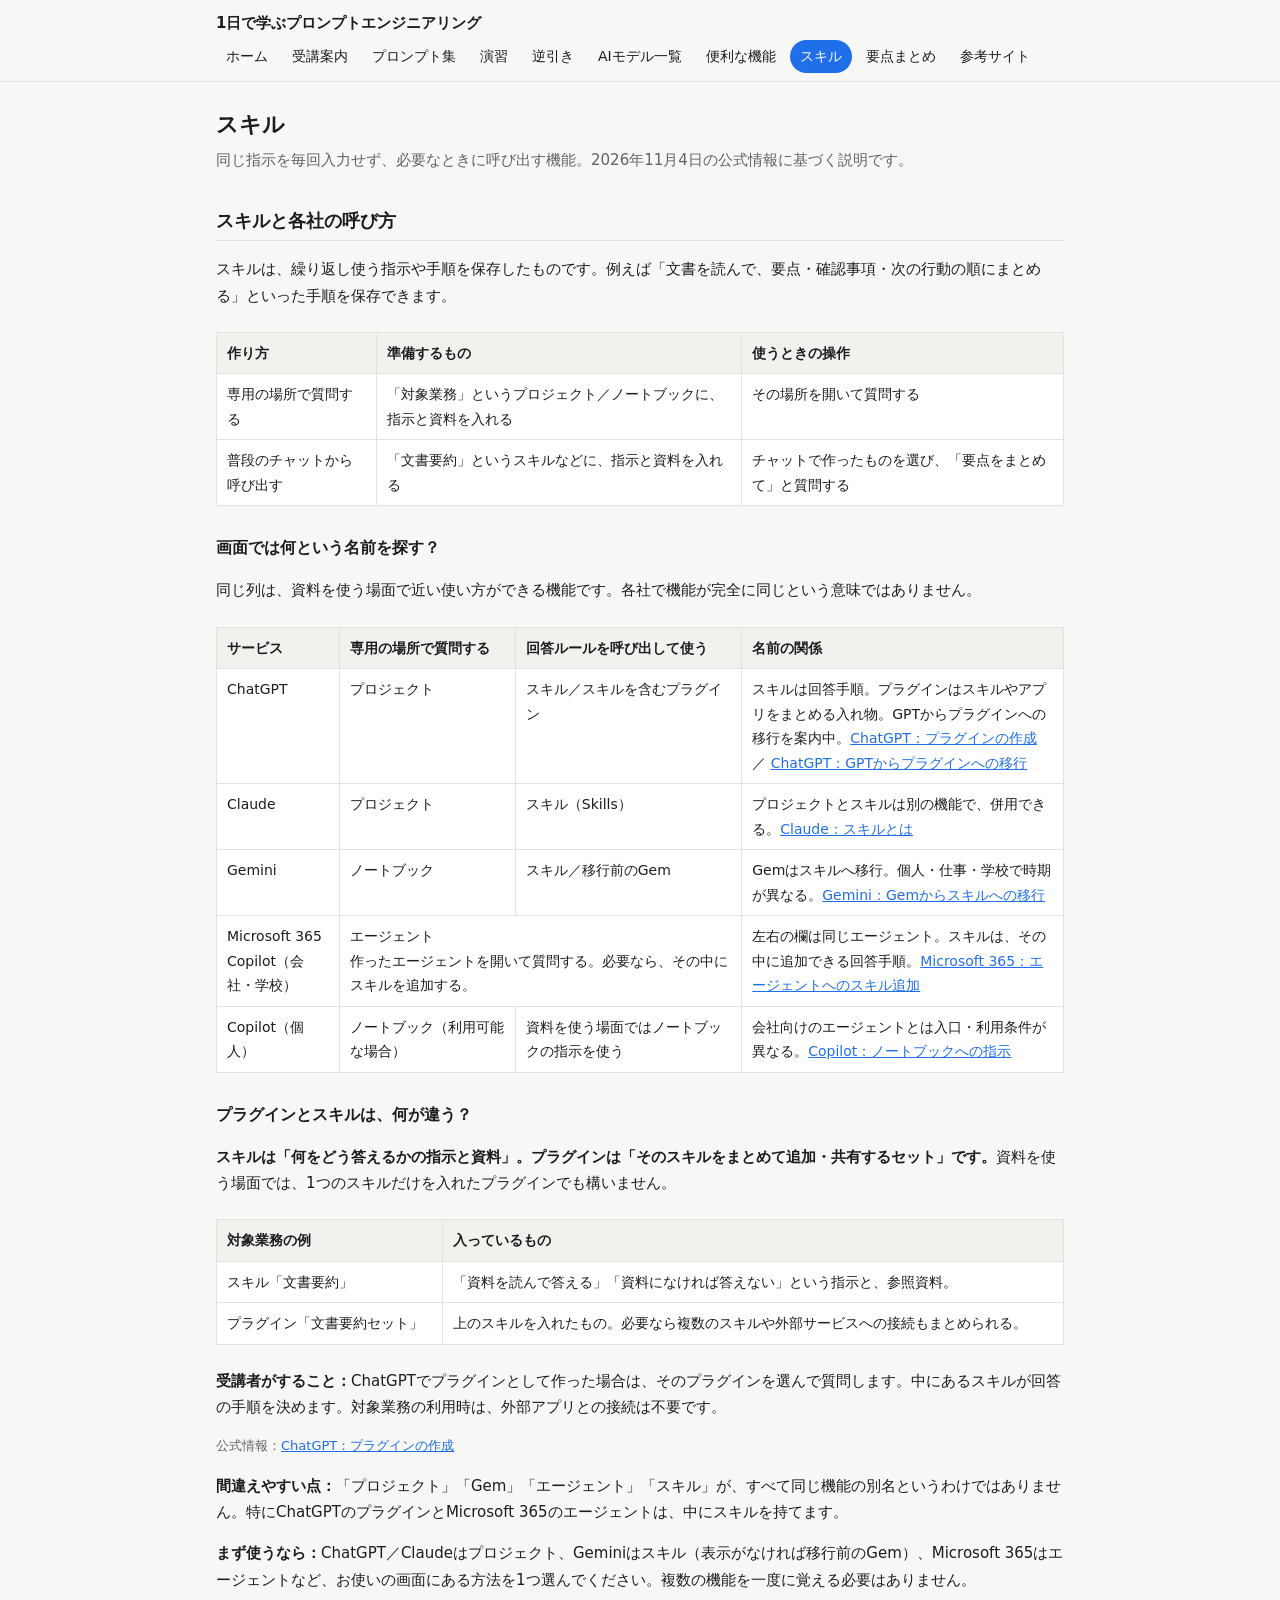
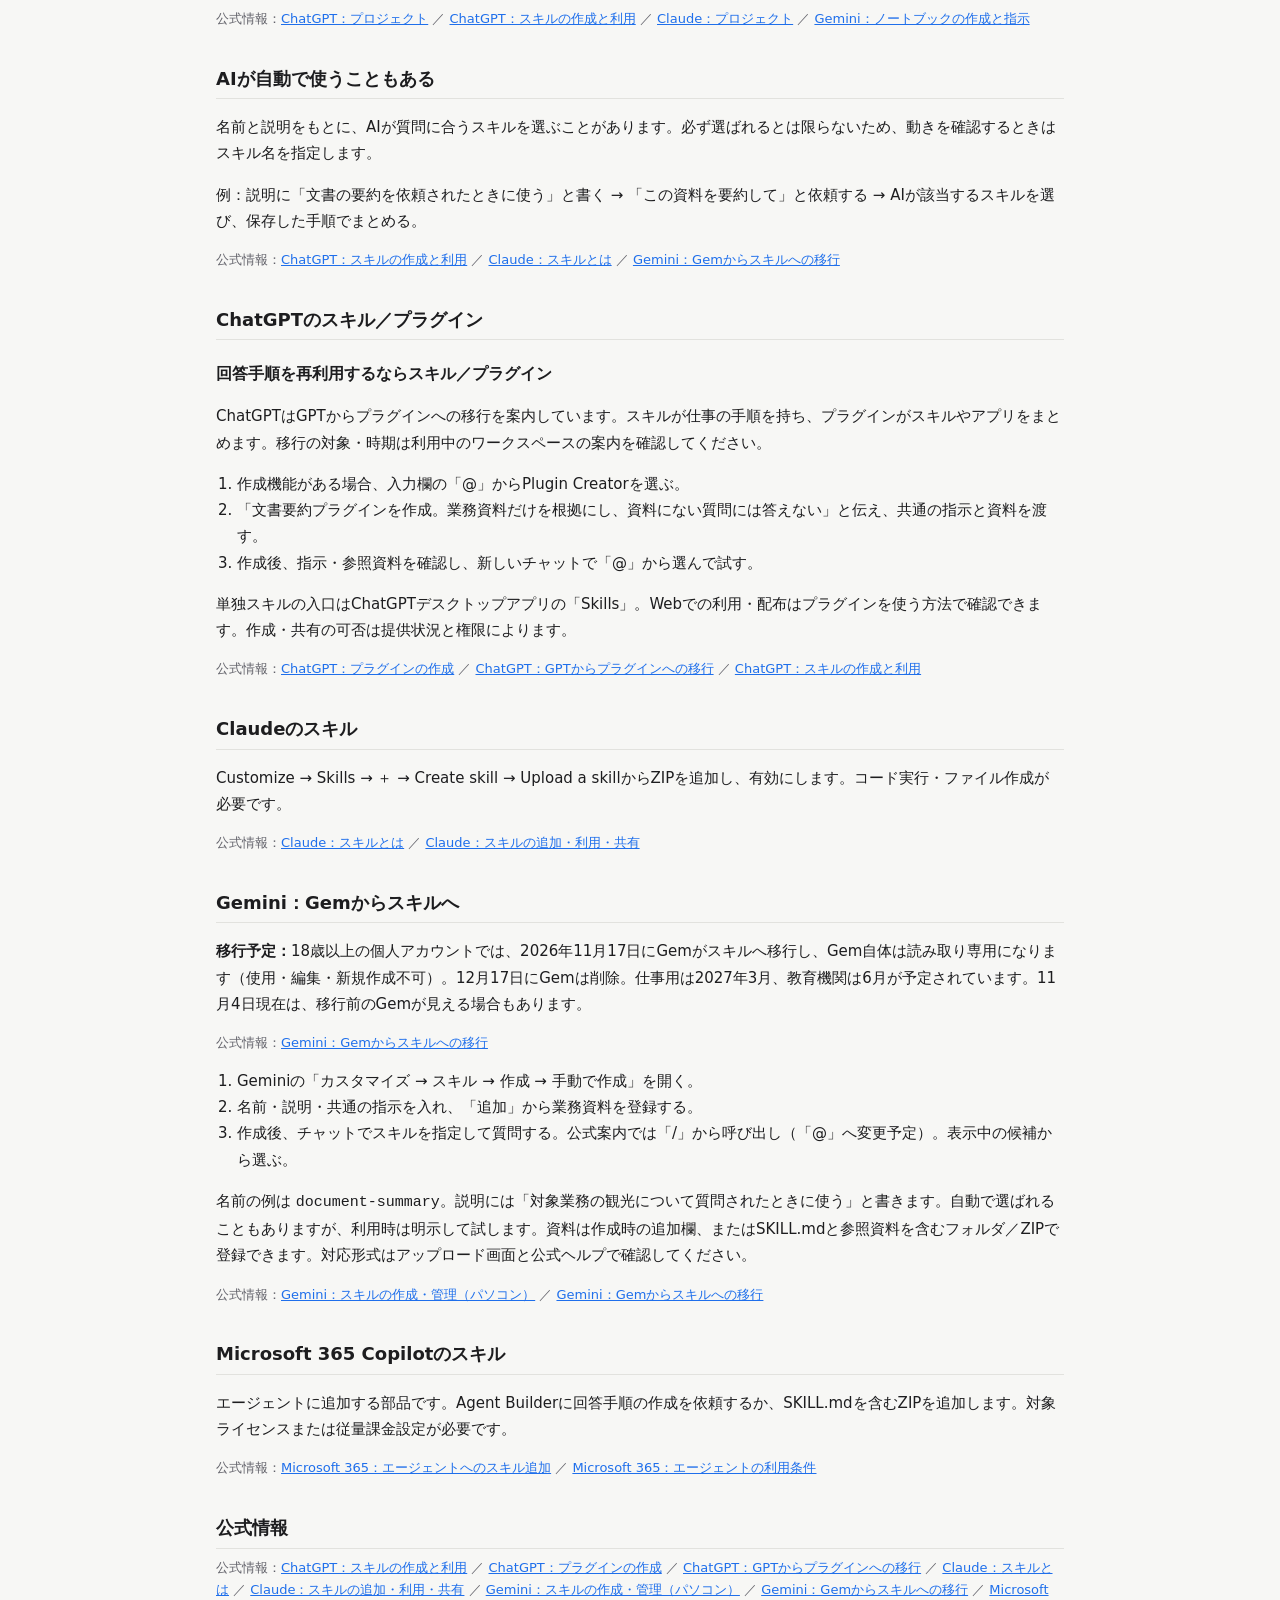
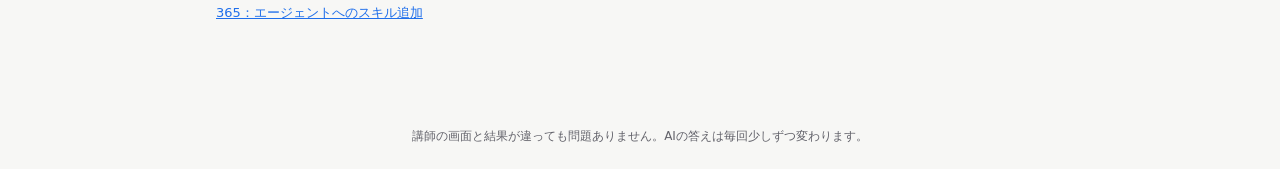
<file: docs/skills.html>
<!DOCTYPE html>
<html lang="ja">
<head>
<meta charset="utf-8">
<meta name="viewport" content="width=device-width, initial-scale=1">
<title>スキル｜1日で学ぶプロンプトエンジニアリング</title>
<meta name="description" content="スキルの使い方と各社の呼び方">
<meta name="release-source" content="https://api.github.com/repos/trainocateteacher-stack/prompt-engineering-1day/contents/release.json https://raw.githubusercontent.com/trainocateteacher-stack/prompt-engineering-1day/main/release.json">
<link rel="stylesheet" href="assets/style.css">
</head>
<body>
<header class="site-head"><div class="wrap">
<a class="brand" href="index.html">1日で学ぶプロンプトエンジニアリング</a>
<nav class="nav"><a href="index.html">ホーム</a><a href="guide.html">受講案内</a><a href="prompts.html">プロンプト集</a><a href="exercises.html">演習</a><a href="cheatsheet.html">逆引き</a><a href="models.html">AIモデル一覧</a><a href="services.html">便利な機能</a><a href="skills.html" aria-current=page>スキル</a><a href="summary.html">要点まとめ</a><a href="references.html">参考サイト</a></nav>
</div></header>
<main><div class="wrap">
<h1>スキル</h1><p class="lead">同じ指示を毎回入力せず、必要なときに呼び出す機能。2026年11月4日の公式情報に基づく説明です。</p><h2 id="roles">スキルと各社の呼び方</h2><p>スキルは、繰り返し使う指示や手順を保存したものです。例えば「文書を読んで、要点・確認事項・次の行動の順にまとめる」といった手順を保存できます。</p><div class="tbl-wrap"><table class="tbl idx"><thead><tr><th scope="col">作り方</th><th scope="col">準備するもの</th><th scope="col">使うときの操作</th></tr></thead><tbody><tr><td data-l="作り方">専用の場所で質問する</td><td data-l="準備するもの">「対象業務」というプロジェクト／ノートブックに、指示と資料を入れる</td><td data-l="使うときの操作">その場所を開いて質問する</td></tr><tr><td data-l="作り方">普段のチャットから呼び出す</td><td data-l="準備するもの">「文書要約」というスキルなどに、指示と資料を入れる</td><td data-l="使うときの操作">チャットで作ったものを選び、「要点をまとめて」と質問する</td></tr></tbody></table></div><h3>画面では何という名前を探す？</h3><p>同じ列は、資料を使う場面で近い使い方ができる機能です。各社で機能が完全に同じという意味ではありません。</p><div class="tbl-wrap"><table class="tbl idx"><thead><tr><th scope="col">サービス</th><th scope="col">専用の場所で質問する</th><th scope="col">回答ルールを呼び出して使う</th><th scope="col">名前の関係</th></tr></thead><tbody><tr><td data-l="サービス">ChatGPT</td><td data-l="専用の場所で質問する">プロジェクト</td><td data-l="回答ルールを呼び出して使う">スキル／スキルを含むプラグイン</td><td data-l="名前の関係">スキルは回答手順。プラグインはスキルやアプリをまとめる入れ物。GPTからプラグインへの移行を案内中。<a href="https://learn.chatgpt.com/docs/build-plugins" target="_blank" rel="noopener">ChatGPT：プラグインの作成</a> ／ <a href="https://learn.chatgpt.com/docs/migrate-custom-gpts" target="_blank" rel="noopener">ChatGPT：GPTからプラグインへの移行</a></td></tr><tr><td data-l="サービス">Claude</td><td data-l="専用の場所で質問する">プロジェクト</td><td data-l="回答ルールを呼び出して使う">スキル（Skills）</td><td data-l="名前の関係">プロジェクトとスキルは別の機能で、併用できる。<a href="https://support.claude.com/en/articles/12512176-what-are-skills" target="_blank" rel="noopener">Claude：スキルとは</a></td></tr><tr><td data-l="サービス">Gemini</td><td data-l="専用の場所で質問する">ノートブック</td><td data-l="回答ルールを呼び出して使う">スキル／移行前のGem</td><td data-l="名前の関係">Gemはスキルへ移行。個人・仕事・学校で時期が異なる。<a href="https://support.google.com/gemini/answer/18560919?hl=ja" target="_blank" rel="noopener">Gemini：Gemからスキルへの移行</a></td></tr><tr><td data-l="サービス">Microsoft 365 Copilot（会社・学校）</td><td colspan="2" data-l="使うもの">エージェント<br>作ったエージェントを開いて質問する。必要なら、その中にスキルを追加する。</td><td data-l="名前の関係">左右の欄は同じエージェント。スキルは、その中に追加できる回答手順。<a href="https://learn.microsoft.com/en-us/microsoft-365/copilot/extensibility/agent-builder-add-skills" target="_blank" rel="noopener">Microsoft 365：エージェントへのスキル追加</a></td></tr><tr><td data-l="サービス">Copilot（個人）</td><td data-l="専用の場所で質問する">ノートブック（利用可能な場合）</td><td data-l="回答ルールを呼び出して使う">資料を使う場面ではノートブックの指示を使う</td><td data-l="名前の関係">会社向けのエージェントとは入口・利用条件が異なる。<a href="https://support.microsoft.com/en-us/microsoft-365-copilot/provide-custom-instructions-for-your-microsoft-365-copilot-notebook" target="_blank" rel="noopener">Copilot：ノートブックへの指示</a></td></tr></tbody></table></div><h3>プラグインとスキルは、何が違う？</h3><p><b>スキルは「何をどう答えるかの指示と資料」。プラグインは「そのスキルをまとめて追加・共有するセット」です。</b>資料を使う場面では、1つのスキルだけを入れたプラグインでも構いません。</p><div class="tbl-wrap"><table class="tbl idx"><thead><tr><th scope="col">対象業務の例</th><th scope="col">入っているもの</th></tr></thead><tbody><tr><td data-l="対象業務の例">スキル「文書要約」</td><td data-l="入っているもの">「資料を読んで答える」「資料になければ答えない」という指示と、参照資料。</td></tr><tr><td data-l="対象業務の例">プラグイン「文書要約セット」</td><td data-l="入っているもの">上のスキルを入れたもの。必要なら複数のスキルや外部サービスへの接続もまとめられる。</td></tr></tbody></table></div><p><b>受講者がすること：</b>ChatGPTでプラグインとして作った場合は、そのプラグインを選んで質問します。中にあるスキルが回答の手順を決めます。対象業務の利用時は、外部アプリとの接続は不要です。</p><p class="sub">公式情報：<a href="https://learn.chatgpt.com/docs/build-plugins" target="_blank" rel="noopener">ChatGPT：プラグインの作成</a></p><p><b>間違えやすい点：</b>「プロジェクト」「Gem」「エージェント」「スキル」が、すべて同じ機能の別名というわけではありません。特にChatGPTのプラグインとMicrosoft 365のエージェントは、中にスキルを持てます。</p><p><b>まず使うなら：</b>ChatGPT／Claudeはプロジェクト、Geminiはスキル（表示がなければ移行前のGem）、Microsoft 365はエージェントなど、お使いの画面にある方法を1つ選んでください。複数の機能を一度に覚える必要はありません。</p><p class="sub">公式情報：<a href="https://learn.chatgpt.com/docs/projects" target="_blank" rel="noopener">ChatGPT：プロジェクト</a> ／ <a href="https://learn.chatgpt.com/docs/build-skills" target="_blank" rel="noopener">ChatGPT：スキルの作成と利用</a> ／ <a href="https://support.claude.com/en/articles/9517075-what-are-projects" target="_blank" rel="noopener">Claude：プロジェクト</a> ／ <a href="https://support.google.com/gemini/answer/16972047?hl=ja&amp;co=GENIE.Platform%3DDesktop" target="_blank" rel="noopener">Gemini：ノートブックの作成と指示</a></p><h2 id="automatic">AIが自動で使うこともある</h2><p>名前と説明をもとに、AIが質問に合うスキルを選ぶことがあります。必ず選ばれるとは限らないため、動きを確認するときはスキル名を指定します。</p><p>例：説明に「文書の要約を依頼されたときに使う」と書く → 「この資料を要約して」と依頼する → AIが該当するスキルを選び、保存した手順でまとめる。</p><p class="sub">公式情報：<a href="https://learn.chatgpt.com/docs/build-skills" target="_blank" rel="noopener">ChatGPT：スキルの作成と利用</a> ／ <a href="https://support.claude.com/en/articles/12512176-what-are-skills" target="_blank" rel="noopener">Claude：スキルとは</a> ／ <a href="https://support.google.com/gemini/answer/18560919?hl=ja" target="_blank" rel="noopener">Gemini：Gemからスキルへの移行</a></p><h2 id="chatgpt">ChatGPTのスキル／プラグイン</h2><h3>回答手順を再利用するならスキル／プラグイン</h3><p>ChatGPTはGPTからプラグインへの移行を案内しています。スキルが仕事の手順を持ち、プラグインがスキルやアプリをまとめます。移行の対象・時期は利用中のワークスペースの案内を確認してください。</p><ol class="steps"><li>作成機能がある場合、入力欄の「@」からPlugin Creatorを選ぶ。</li><li>「文書要約プラグインを作成。業務資料だけを根拠にし、資料にない質問には答えない」と伝え、共通の指示と資料を渡す。</li><li>作成後、指示・参照資料を確認し、新しいチャットで「@」から選んで試す。</li></ol><p>単独スキルの入口はChatGPTデスクトップアプリの「Skills」。Webでの利用・配布はプラグインを使う方法で確認できます。作成・共有の可否は提供状況と権限によります。</p><p class="sub">公式情報：<a href="https://learn.chatgpt.com/docs/build-plugins" target="_blank" rel="noopener">ChatGPT：プラグインの作成</a> ／ <a href="https://learn.chatgpt.com/docs/migrate-custom-gpts" target="_blank" rel="noopener">ChatGPT：GPTからプラグインへの移行</a> ／ <a href="https://learn.chatgpt.com/docs/build-skills" target="_blank" rel="noopener">ChatGPT：スキルの作成と利用</a></p><h2 id="claude">Claudeのスキル</h2><p>Customize → Skills → ＋ → Create skill → Upload a skillからZIPを追加し、有効にします。コード実行・ファイル作成が必要です。</p><p class="sub">公式情報：<a href="https://support.claude.com/en/articles/12512176-what-are-skills" target="_blank" rel="noopener">Claude：スキルとは</a> ／ <a href="https://support.claude.com/en/articles/12512180-use-skills-in-claude" target="_blank" rel="noopener">Claude：スキルの追加・利用・共有</a></p><h2 id="gemini">Gemini：Gemからスキルへ</h2><p><b>移行予定：</b>18歳以上の個人アカウントでは、2026年11月17日にGemがスキルへ移行し、Gem自体は読み取り専用になります（使用・編集・新規作成不可）。12月17日にGemは削除。仕事用は2027年3月、教育機関は6月が予定されています。11月4日現在は、移行前のGemが見える場合もあります。</p><p class="sub">公式情報：<a href="https://support.google.com/gemini/answer/18560919?hl=ja" target="_blank" rel="noopener">Gemini：Gemからスキルへの移行</a></p><ol class="steps"><li>Geminiの「カスタマイズ → スキル → 作成 → 手動で作成」を開く。</li><li>名前・説明・共通の指示を入れ、「追加」から業務資料を登録する。</li><li>作成後、チャットでスキルを指定して質問する。公式案内では「/」から呼び出し（「@」へ変更予定）。表示中の候補から選ぶ。</li></ol><p>名前の例は <code>document-summary</code>。説明には「対象業務の観光について質問されたときに使う」と書きます。自動で選ばれることもありますが、利用時は明示して試します。資料は作成時の追加欄、またはSKILL.mdと参照資料を含むフォルダ／ZIPで登録できます。対応形式はアップロード画面と公式ヘルプで確認してください。</p><p class="sub">公式情報：<a href="https://support.google.com/gemini/answer/17094296?hl=ja&amp;co=GENIE.Platform%3DDesktop" target="_blank" rel="noopener">Gemini：スキルの作成・管理（パソコン）</a> ／ <a href="https://support.google.com/gemini/answer/18560919?hl=ja" target="_blank" rel="noopener">Gemini：Gemからスキルへの移行</a></p><h2 id="m365">Microsoft 365 Copilotのスキル</h2><p>エージェントに追加する部品です。Agent Builderに回答手順の作成を依頼するか、SKILL.mdを含むZIPを追加します。対象ライセンスまたは従量課金設定が必要です。</p><p class="sub">公式情報：<a href="https://learn.microsoft.com/en-us/microsoft-365/copilot/extensibility/agent-builder-add-skills" target="_blank" rel="noopener">Microsoft 365：エージェントへのスキル追加</a> ／ <a href="https://learn.microsoft.com/en-us/microsoft-365/copilot/agent-essentials/m365-agents-admin-guide" target="_blank" rel="noopener">Microsoft 365：エージェントの利用条件</a></p><h2 id="src">公式情報</h2><p class="sub">公式情報：<a href="https://learn.chatgpt.com/docs/build-skills" target="_blank" rel="noopener">ChatGPT：スキルの作成と利用</a> ／ <a href="https://learn.chatgpt.com/docs/build-plugins" target="_blank" rel="noopener">ChatGPT：プラグインの作成</a> ／ <a href="https://learn.chatgpt.com/docs/migrate-custom-gpts" target="_blank" rel="noopener">ChatGPT：GPTからプラグインへの移行</a> ／ <a href="https://support.claude.com/en/articles/12512176-what-are-skills" target="_blank" rel="noopener">Claude：スキルとは</a> ／ <a href="https://support.claude.com/en/articles/12512180-use-skills-in-claude" target="_blank" rel="noopener">Claude：スキルの追加・利用・共有</a> ／ <a href="https://support.google.com/gemini/answer/17094296?hl=ja&amp;co=GENIE.Platform%3DDesktop" target="_blank" rel="noopener">Gemini：スキルの作成・管理（パソコン）</a> ／ <a href="https://support.google.com/gemini/answer/18560919?hl=ja" target="_blank" rel="noopener">Gemini：Gemからスキルへの移行</a> ／ <a href="https://learn.microsoft.com/en-us/microsoft-365/copilot/extensibility/agent-builder-add-skills" target="_blank" rel="noopener">Microsoft 365：エージェントへのスキル追加</a></p>
</div></main>
<footer class="foot">講師の画面と結果が違っても問題ありません。AIの答えは毎回少しずつ変わります。</footer>
<script src="assets/app.js"></script>
</body>
</html>
</file>
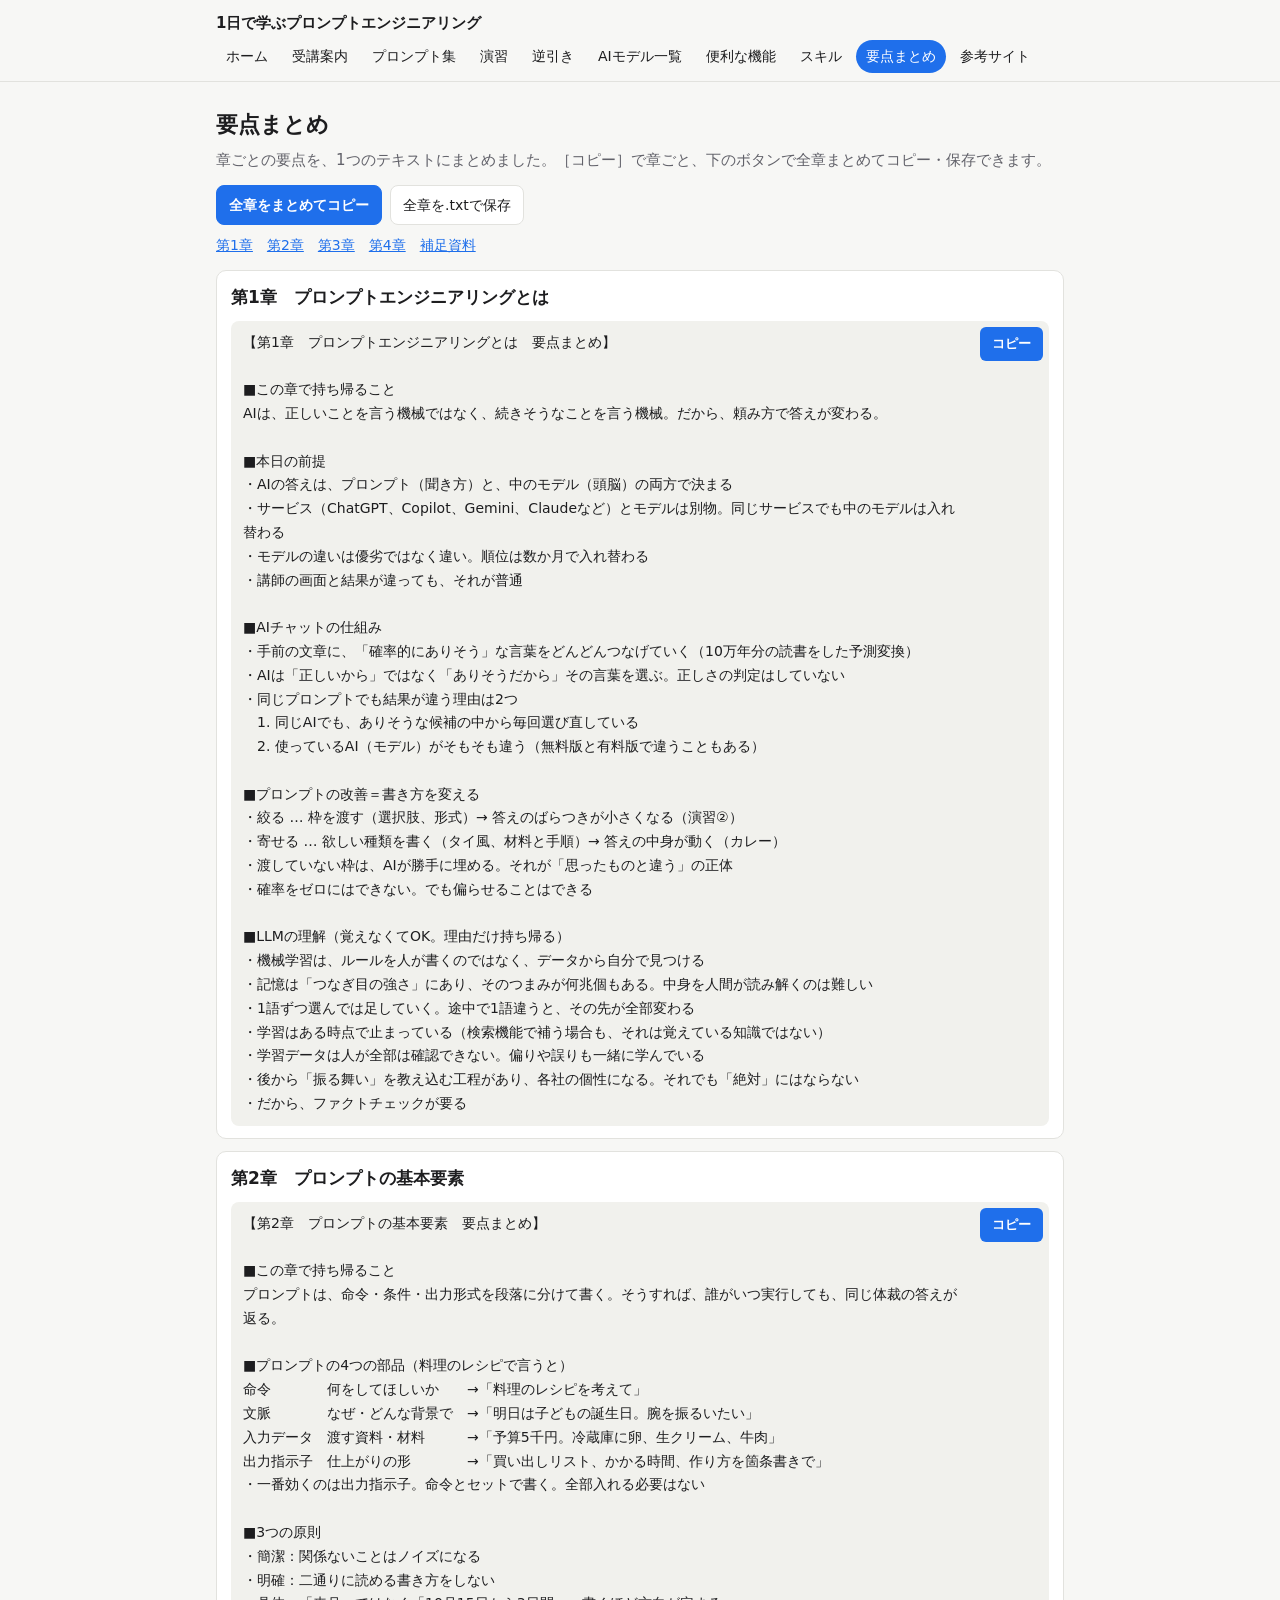
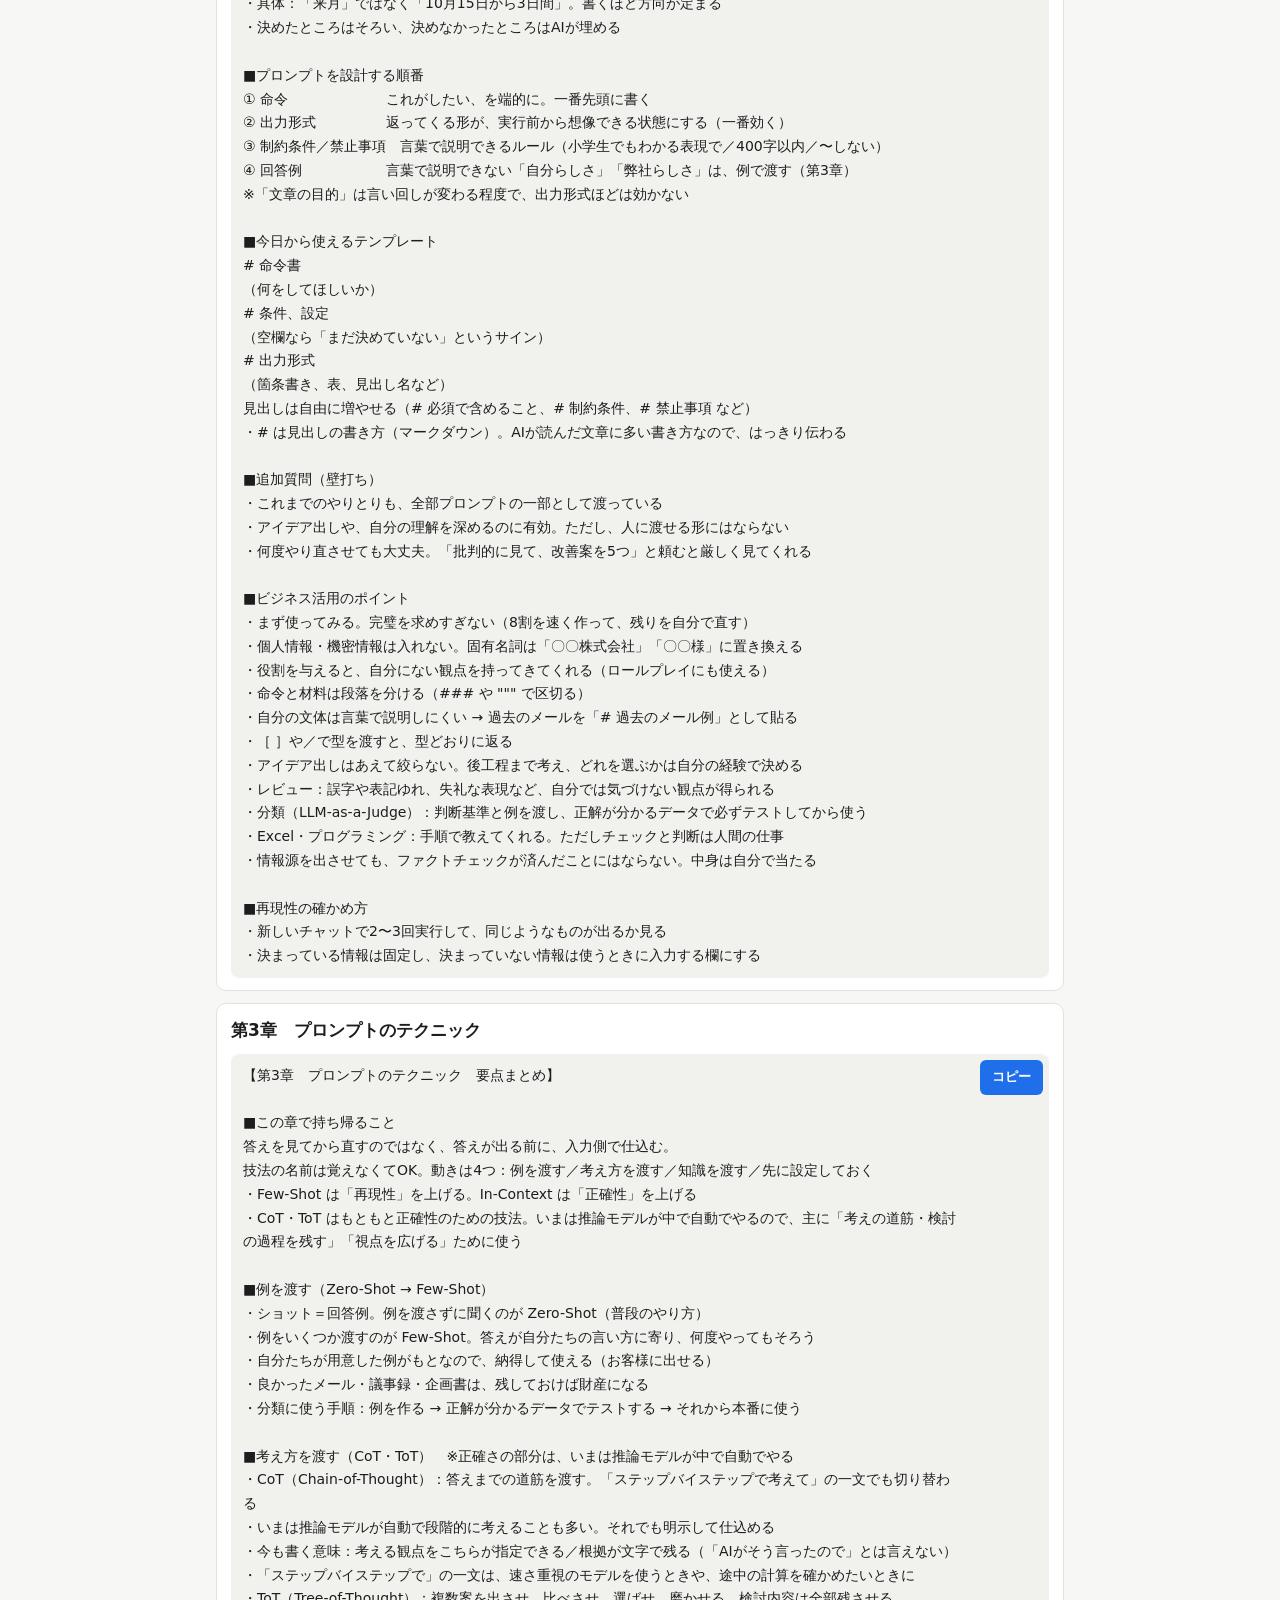
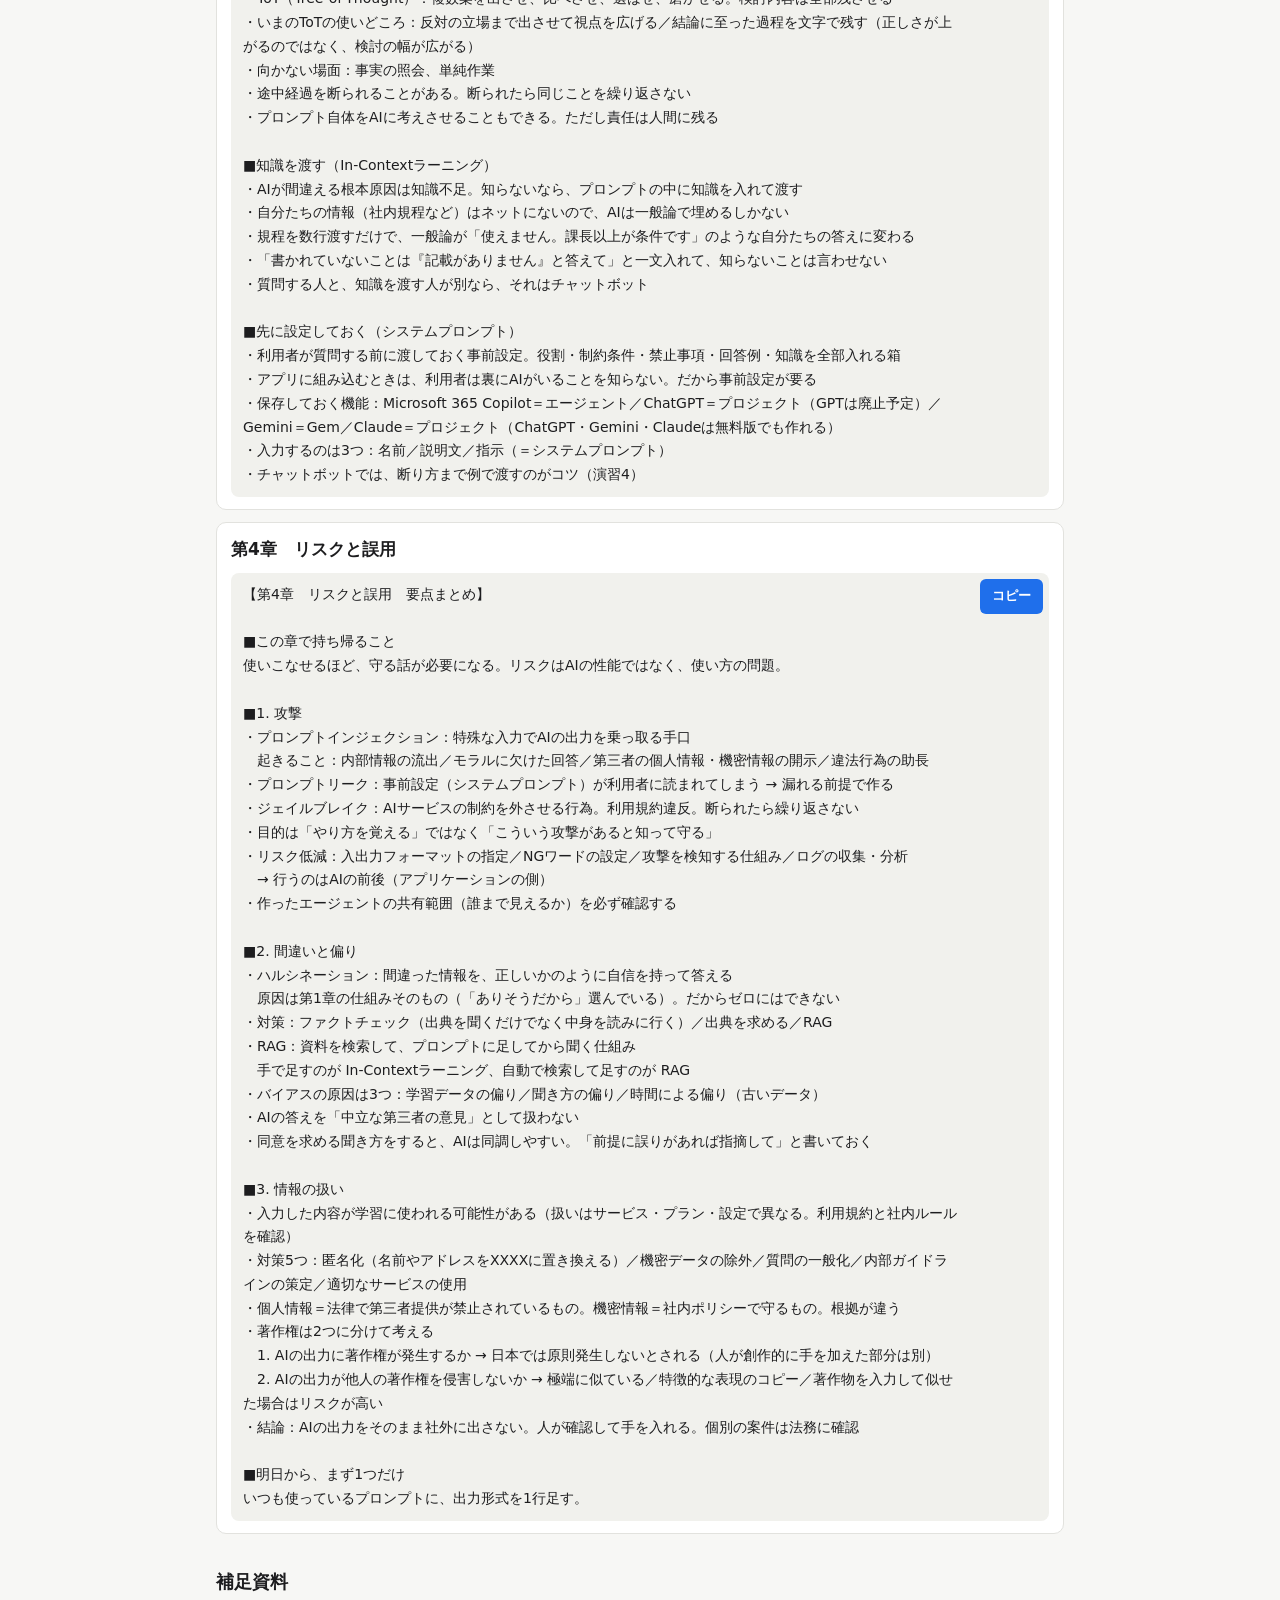
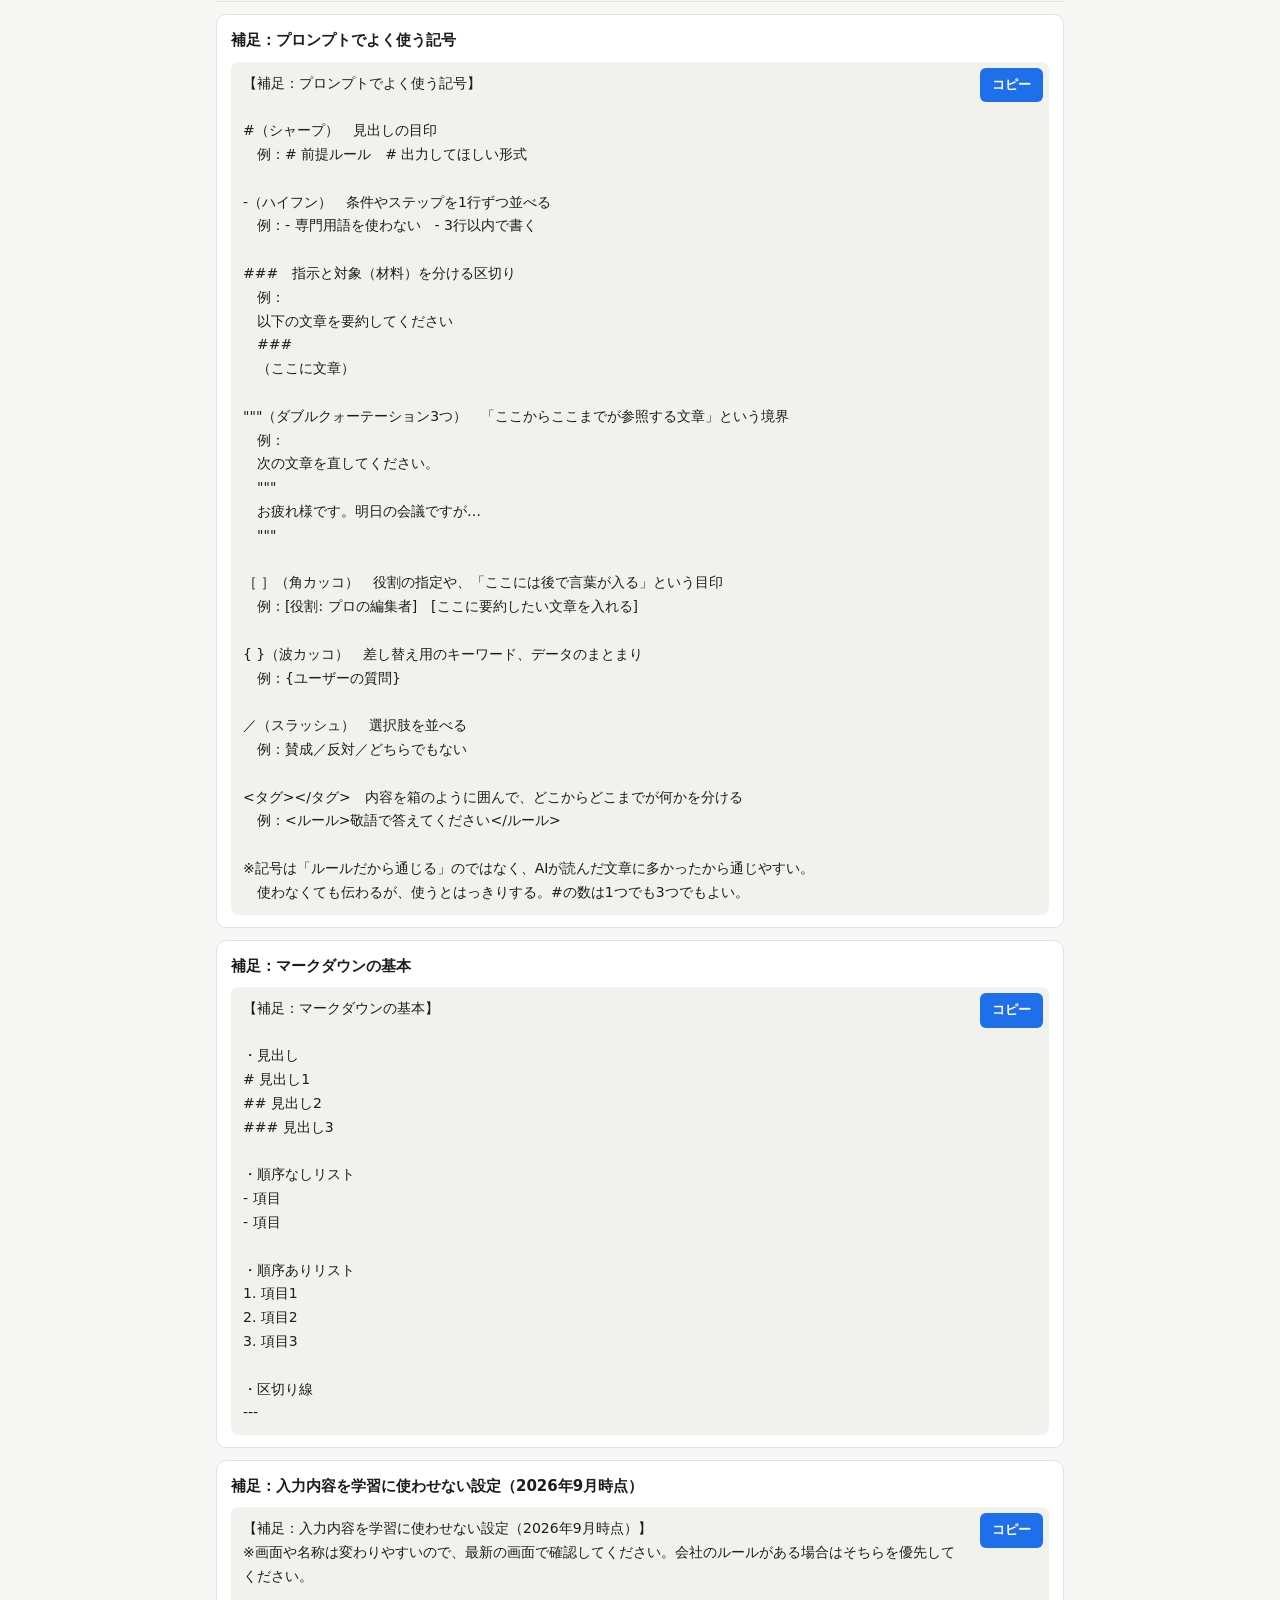
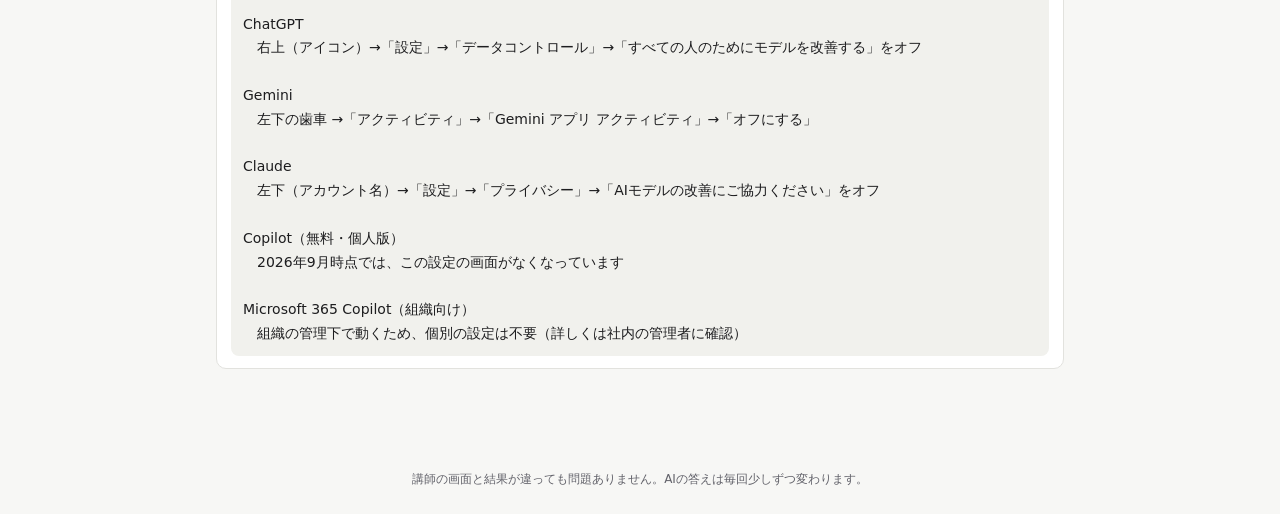
<file: docs/summary.html>
<!DOCTYPE html>
<html lang="ja">
<head>
<meta charset="utf-8">
<meta name="viewport" content="width=device-width, initial-scale=1">
<title>要点まとめ｜1日で学ぶプロンプトエンジニアリング</title>
<meta name="description" content="1日で学ぶプロンプトエンジニアリング 受講者用ページ">
<meta name="release-source" content="https://api.github.com/repos/trainocateteacher-stack/prompt-engineering-1day/contents/release.json https://raw.githubusercontent.com/trainocateteacher-stack/prompt-engineering-1day/main/release.json">
<link rel="stylesheet" href="assets/style.css">
</head>
<body>
<header class="site-head"><div class="wrap">
<a class="brand" href="index.html">1日で学ぶプロンプトエンジニアリング</a>
<nav class="nav"><a href="index.html">ホーム</a><a href="guide.html">受講案内</a><a href="prompts.html">プロンプト集</a><a href="exercises.html">演習</a><a href="cheatsheet.html">逆引き</a><a href="models.html">AIモデル一覧</a><a href="services.html">便利な機能</a><a href="skills.html">スキル</a><a href="summary.html" aria-current=page>要点まとめ</a><a href="references.html">参考サイト</a></nav>
</div></header>
<main><div class="wrap">
<h1>要点まとめ</h1><p class="lead">章ごとの要点を、1つのテキストにまとめました。［コピー］で章ごと、下のボタンで全章まとめてコピー・保存できます。</p><div class="toolbar"><button class="btn primary" type="button" data-copy-all=".sum pre">全章をまとめてコピー</button><button class="btn" type="button" data-download=".sum pre" data-filename="要点まとめ.txt">全章を.txtで保存</button></div><ul class="toc"><li><a href="#s0">第1章</a></li><li><a href="#s1">第2章</a></li><li><a href="#s2">第3章</a></li><li><a href="#s3">第4章</a></li><li><a href="#extra">補足資料</a></li></ul><section class="card sum" id="s0"><div class="meta"><span class="ttl" style="font-size:17px">第1章　プロンプトエンジニアリングとは</span></div><div class="box"><pre>【第1章　プロンプトエンジニアリングとは　要点まとめ】

■この章で持ち帰ること
AIは、正しいことを言う機械ではなく、続きそうなことを言う機械。だから、頼み方で答えが変わる。

■本日の前提
・AIの答えは、プロンプト（聞き方）と、中のモデル（頭脳）の両方で決まる
・サービス（ChatGPT、Copilot、Gemini、Claudeなど）とモデルは別物。同じサービスでも中のモデルは入れ替わる
・モデルの違いは優劣ではなく違い。順位は数か月で入れ替わる
・講師の画面と結果が違っても、それが普通

■AIチャットの仕組み
・手前の文章に、「確率的にありそう」な言葉をどんどんつなげていく（10万年分の読書をした予測変換）
・AIは「正しいから」ではなく「ありそうだから」その言葉を選ぶ。正しさの判定はしていない
・同じプロンプトでも結果が違う理由は2つ
　1. 同じAIでも、ありそうな候補の中から毎回選び直している
　2. 使っているAI（モデル）がそもそも違う（無料版と有料版で違うこともある）

■プロンプトの改善＝書き方を変える
・絞る … 枠を渡す（選択肢、形式）→ 答えのばらつきが小さくなる（演習②）
・寄せる … 欲しい種類を書く（タイ風、材料と手順）→ 答えの中身が動く（カレー）
・渡していない枠は、AIが勝手に埋める。それが「思ったものと違う」の正体
・確率をゼロにはできない。でも偏らせることはできる

■LLMの理解（覚えなくてOK。理由だけ持ち帰る）
・機械学習は、ルールを人が書くのではなく、データから自分で見つける
・記憶は「つなぎ目の強さ」にあり、そのつまみが何兆個もある。中身を人間が読み解くのは難しい
・1語ずつ選んでは足していく。途中で1語違うと、その先が全部変わる
・学習はある時点で止まっている（検索機能で補う場合も、それは覚えている知識ではない）
・学習データは人が全部は確認できない。偏りや誤りも一緒に学んでいる
・後から「振る舞い」を教え込む工程があり、各社の個性になる。それでも「絶対」にはならない
・だから、ファクトチェックが要る</pre><button class="copy" type="button">コピー</button></div></section><section class="card sum" id="s1"><div class="meta"><span class="ttl" style="font-size:17px">第2章　プロンプトの基本要素</span></div><div class="box"><pre>【第2章　プロンプトの基本要素　要点まとめ】

■この章で持ち帰ること
プロンプトは、命令・条件・出力形式を段落に分けて書く。そうすれば、誰がいつ実行しても、同じ体裁の答えが返る。

■プロンプトの4つの部品（料理のレシピで言うと）
命令　　　　何をしてほしいか　　→「料理のレシピを考えて」
文脈　　　　なぜ・どんな背景で　→「明日は子どもの誕生日。腕を振るいたい」
入力データ　渡す資料・材料　　　→「予算5千円。冷蔵庫に卵、生クリーム、牛肉」
出力指示子　仕上がりの形　　　　→「買い出しリスト、かかる時間、作り方を箇条書きで」
・一番効くのは出力指示子。命令とセットで書く。全部入れる必要はない

■3つの原則
・簡潔：関係ないことはノイズになる
・明確：二通りに読める書き方をしない
・具体：「来月」ではなく「10月15日から3日間」。書くほど方向が定まる
・決めたところはそろい、決めなかったところはAIが埋める

■プロンプトを設計する順番
① 命令　　　　　　　これがしたい、を端的に。一番先頭に書く
② 出力形式　　　　　返ってくる形が、実行前から想像できる状態にする（一番効く）
③ 制約条件／禁止事項　言葉で説明できるルール（小学生でもわかる表現で／400字以内／〜しない）
④ 回答例　　　　　　言葉で説明できない「自分らしさ」「弊社らしさ」は、例で渡す（第3章）
※「文章の目的」は言い回しが変わる程度で、出力形式ほどは効かない

■今日から使えるテンプレート
# 命令書
（何をしてほしいか）
# 条件、設定
（空欄なら「まだ決めていない」というサイン）
# 出力形式
（箇条書き、表、見出し名など）
見出しは自由に増やせる（# 必須で含めること、# 制約条件、# 禁止事項 など）
・# は見出しの書き方（マークダウン）。AIが読んだ文章に多い書き方なので、はっきり伝わる

■追加質問（壁打ち）
・これまでのやりとりも、全部プロンプトの一部として渡っている
・アイデア出しや、自分の理解を深めるのに有効。ただし、人に渡せる形にはならない
・何度やり直させても大丈夫。「批判的に見て、改善案を5つ」と頼むと厳しく見てくれる

■ビジネス活用のポイント
・まず使ってみる。完璧を求めすぎない（8割を速く作って、残りを自分で直す）
・個人情報・機密情報は入れない。固有名詞は「〇〇株式会社」「〇〇様」に置き換える
・役割を与えると、自分にない観点を持ってきてくれる（ロールプレイにも使える）
・命令と材料は段落を分ける（### や &quot;&quot;&quot; で区切る）
・自分の文体は言葉で説明しにくい → 過去のメールを「# 過去のメール例」として貼る
・［ ］や／で型を渡すと、型どおりに返る
・アイデア出しはあえて絞らない。後工程まで考え、どれを選ぶかは自分の経験で決める
・レビュー：誤字や表記ゆれ、失礼な表現など、自分では気づけない観点が得られる
・分類（LLM-as-a-Judge）：判断基準と例を渡し、正解が分かるデータで必ずテストしてから使う
・Excel・プログラミング：手順で教えてくれる。ただしチェックと判断は人間の仕事
・情報源を出させても、ファクトチェックが済んだことにはならない。中身は自分で当たる

■再現性の確かめ方
・新しいチャットで2〜3回実行して、同じようなものが出るか見る
・決まっている情報は固定し、決まっていない情報は使うときに入力する欄にする</pre><button class="copy" type="button">コピー</button></div></section><section class="card sum" id="s2"><div class="meta"><span class="ttl" style="font-size:17px">第3章　プロンプトのテクニック</span></div><div class="box"><pre>【第3章　プロンプトのテクニック　要点まとめ】

■この章で持ち帰ること
答えを見てから直すのではなく、答えが出る前に、入力側で仕込む。
技法の名前は覚えなくてOK。動きは4つ：例を渡す／考え方を渡す／知識を渡す／先に設定しておく
・Few-Shot は「再現性」を上げる。In-Context は「正確性」を上げる
・CoT・ToT はもともと正確性のための技法。いまは推論モデルが中で自動でやるので、主に「考えの道筋・検討の過程を残す」「視点を広げる」ために使う

■例を渡す（Zero-Shot → Few-Shot）
・ショット＝回答例。例を渡さずに聞くのが Zero-Shot（普段のやり方）
・例をいくつか渡すのが Few-Shot。答えが自分たちの言い方に寄り、何度やってもそろう
・自分たちが用意した例がもとなので、納得して使える（お客様に出せる）
・良かったメール・議事録・企画書は、残しておけば財産になる
・分類に使う手順：例を作る → 正解が分かるデータでテストする → それから本番に使う

■考え方を渡す（CoT・ToT）　※正確さの部分は、いまは推論モデルが中で自動でやる
・CoT（Chain-of-Thought）：答えまでの道筋を渡す。「ステップバイステップで考えて」の一文でも切り替わる
・いまは推論モデルが自動で段階的に考えることも多い。それでも明示して仕込める
・今も書く意味：考える観点をこちらが指定できる／根拠が文字で残る（「AIがそう言ったので」とは言えない）
・「ステップバイステップで」の一文は、速さ重視のモデルを使うときや、途中の計算を確かめたいときに
・ToT（Tree-of-Thought）：複数案を出させ、比べさせ、選ばせ、磨かせる。検討内容は全部残させる
・いまのToTの使いどころ：反対の立場まで出させて視点を広げる／結論に至った過程を文字で残す（正しさが上がるのではなく、検討の幅が広がる）
・向かない場面：事実の照会、単純作業
・途中経過を断られることがある。断られたら同じことを繰り返さない
・プロンプト自体をAIに考えさせることもできる。ただし責任は人間に残る

■知識を渡す（In-Contextラーニング）
・AIが間違える根本原因は知識不足。知らないなら、プロンプトの中に知識を入れて渡す
・自分たちの情報（社内規程など）はネットにないので、AIは一般論で埋めるしかない
・規程を数行渡すだけで、一般論が「使えません。課長以上が条件です」のような自分たちの答えに変わる
・「書かれていないことは『記載がありません』と答えて」と一文入れて、知らないことは言わせない
・質問する人と、知識を渡す人が別なら、それはチャットボット

■先に設定しておく（システムプロンプト）
・利用者が質問する前に渡しておく事前設定。役割・制約条件・禁止事項・回答例・知識を全部入れる箱
・アプリに組み込むときは、利用者は裏にAIがいることを知らない。だから事前設定が要る
・保存しておく機能：Microsoft 365 Copilot＝エージェント／ChatGPT＝プロジェクト（GPTは廃止予定）／Gemini＝Gem／Claude＝プロジェクト（ChatGPT・Gemini・Claudeは無料版でも作れる）
・入力するのは3つ：名前／説明文／指示（＝システムプロンプト）
・チャットボットでは、断り方まで例で渡すのがコツ（演習4）</pre><button class="copy" type="button">コピー</button></div></section><section class="card sum" id="s3"><div class="meta"><span class="ttl" style="font-size:17px">第4章　リスクと誤用</span></div><div class="box"><pre>【第4章　リスクと誤用　要点まとめ】

■この章で持ち帰ること
使いこなせるほど、守る話が必要になる。リスクはAIの性能ではなく、使い方の問題。

■1. 攻撃
・プロンプトインジェクション：特殊な入力でAIの出力を乗っ取る手口
　起きること：内部情報の流出／モラルに欠けた回答／第三者の個人情報・機密情報の開示／違法行為の助長
・プロンプトリーク：事前設定（システムプロンプト）が利用者に読まれてしまう → 漏れる前提で作る
・ジェイルブレイク：AIサービスの制約を外させる行為。利用規約違反。断られたら繰り返さない
・目的は「やり方を覚える」ではなく「こういう攻撃があると知って守る」
・リスク低減：入出力フォーマットの指定／NGワードの設定／攻撃を検知する仕組み／ログの収集・分析
　→ 行うのはAIの前後（アプリケーションの側）
・作ったエージェントの共有範囲（誰まで見えるか）を必ず確認する

■2. 間違いと偏り
・ハルシネーション：間違った情報を、正しいかのように自信を持って答える
　原因は第1章の仕組みそのもの（「ありそうだから」選んでいる）。だからゼロにはできない
・対策：ファクトチェック（出典を聞くだけでなく中身を読みに行く）／出典を求める／RAG
・RAG：資料を検索して、プロンプトに足してから聞く仕組み
　手で足すのが In-Contextラーニング、自動で検索して足すのが RAG
・バイアスの原因は3つ：学習データの偏り／聞き方の偏り／時間による偏り（古いデータ）
・AIの答えを「中立な第三者の意見」として扱わない
・同意を求める聞き方をすると、AIは同調しやすい。「前提に誤りがあれば指摘して」と書いておく

■3. 情報の扱い
・入力した内容が学習に使われる可能性がある（扱いはサービス・プラン・設定で異なる。利用規約と社内ルールを確認）
・対策5つ：匿名化（名前やアドレスをXXXXに置き換える）／機密データの除外／質問の一般化／内部ガイドラインの策定／適切なサービスの使用
・個人情報＝法律で第三者提供が禁止されているもの。機密情報＝社内ポリシーで守るもの。根拠が違う
・著作権は2つに分けて考える
　1. AIの出力に著作権が発生するか → 日本では原則発生しないとされる（人が創作的に手を加えた部分は別）
　2. AIの出力が他人の著作権を侵害しないか → 極端に似ている／特徴的な表現のコピー／著作物を入力して似せた場合はリスクが高い
・結論：AIの出力をそのまま社外に出さない。人が確認して手を入れる。個別の案件は法務に確認

■明日から、まず1つだけ
いつも使っているプロンプトに、出力形式を1行足す。</pre><button class="copy" type="button">コピー</button></div></section><h2 id="extra">補足資料</h2><section class="card"><div class="meta"><span class="ttl">補足：プロンプトでよく使う記号</span></div><div class="box"><pre>【補足：プロンプトでよく使う記号】

#（シャープ）　見出しの目印
　例：# 前提ルール　# 出力してほしい形式

-（ハイフン）　条件やステップを1行ずつ並べる
　例：- 専門用語を使わない　- 3行以内で書く

###　指示と対象（材料）を分ける区切り
　例：
　以下の文章を要約してください
　###
　（ここに文章）

&quot;&quot;&quot;（ダブルクォーテーション3つ）　「ここからここまでが参照する文章」という境界
　例：
　次の文章を直してください。
　&quot;&quot;&quot;
　お疲れ様です。明日の会議ですが…
　&quot;&quot;&quot;

［ ］（角カッコ）　役割の指定や、「ここには後で言葉が入る」という目印
　例：[役割: プロの編集者]　[ここに要約したい文章を入れる]

{ }（波カッコ）　差し替え用のキーワード、データのまとまり
　例：{ユーザーの質問}

／（スラッシュ）　選択肢を並べる
　例：賛成／反対／どちらでもない

&lt;タグ&gt;&lt;/タグ&gt;　内容を箱のように囲んで、どこからどこまでが何かを分ける
　例：&lt;ルール&gt;敬語で答えてください&lt;/ルール&gt;

※記号は「ルールだから通じる」のではなく、AIが読んだ文章に多かったから通じやすい。
　使わなくても伝わるが、使うとはっきりする。#の数は1つでも3つでもよい。</pre><button class="copy" type="button">コピー</button></div></section><section class="card"><div class="meta"><span class="ttl">補足：マークダウンの基本</span></div><div class="box"><pre>【補足：マークダウンの基本】

・見出し
# 見出し1
## 見出し2
### 見出し3

・順序なしリスト
- 項目
- 項目

・順序ありリスト
1. 項目1
2. 項目2
3. 項目3

・区切り線
---</pre><button class="copy" type="button">コピー</button></div></section><section class="card"><div class="meta"><span class="ttl">補足：入力内容を学習に使わせない設定（2026年9月時点）</span></div><div class="box"><pre>【補足：入力内容を学習に使わせない設定（2026年9月時点）】
※画面や名称は変わりやすいので、最新の画面で確認してください。会社のルールがある場合はそちらを優先してください。

ChatGPT
　右上（アイコン）→「設定」→「データコントロール」→「すべての人のためにモデルを改善する」をオフ

Gemini
　左下の歯車 →「アクティビティ」→「Gemini アプリ アクティビティ」→「オフにする」

Claude
　左下（アカウント名）→「設定」→「プライバシー」→「AIモデルの改善にご協力ください」をオフ

Copilot（無料・個人版）
　2026年9月時点では、この設定の画面がなくなっています

Microsoft 365 Copilot（組織向け）
　組織の管理下で動くため、個別の設定は不要（詳しくは社内の管理者に確認）</pre><button class="copy" type="button">コピー</button></div></section>
</div></main>
<footer class="foot">講師の画面と結果が違っても問題ありません。AIの答えは毎回少しずつ変わります。</footer>
<script src="assets/app.js"></script>
</body>
</html>
</file>
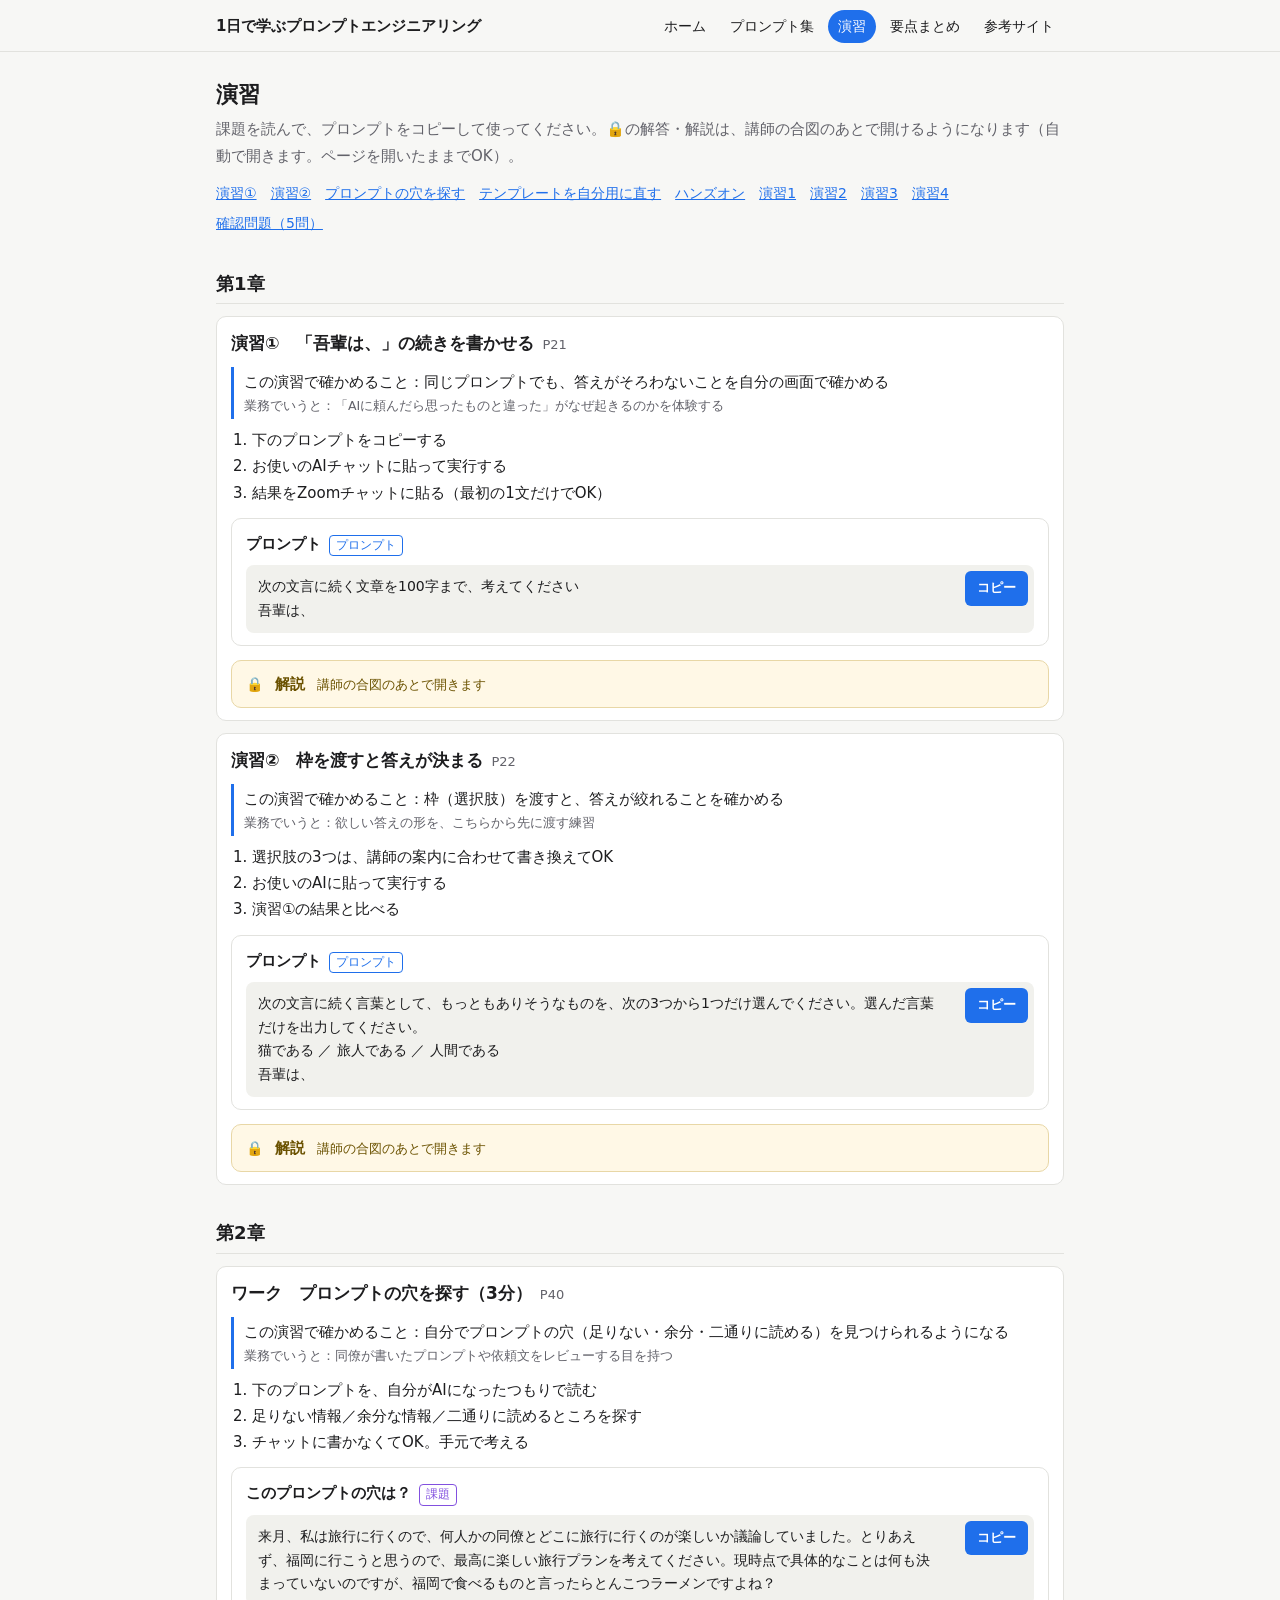
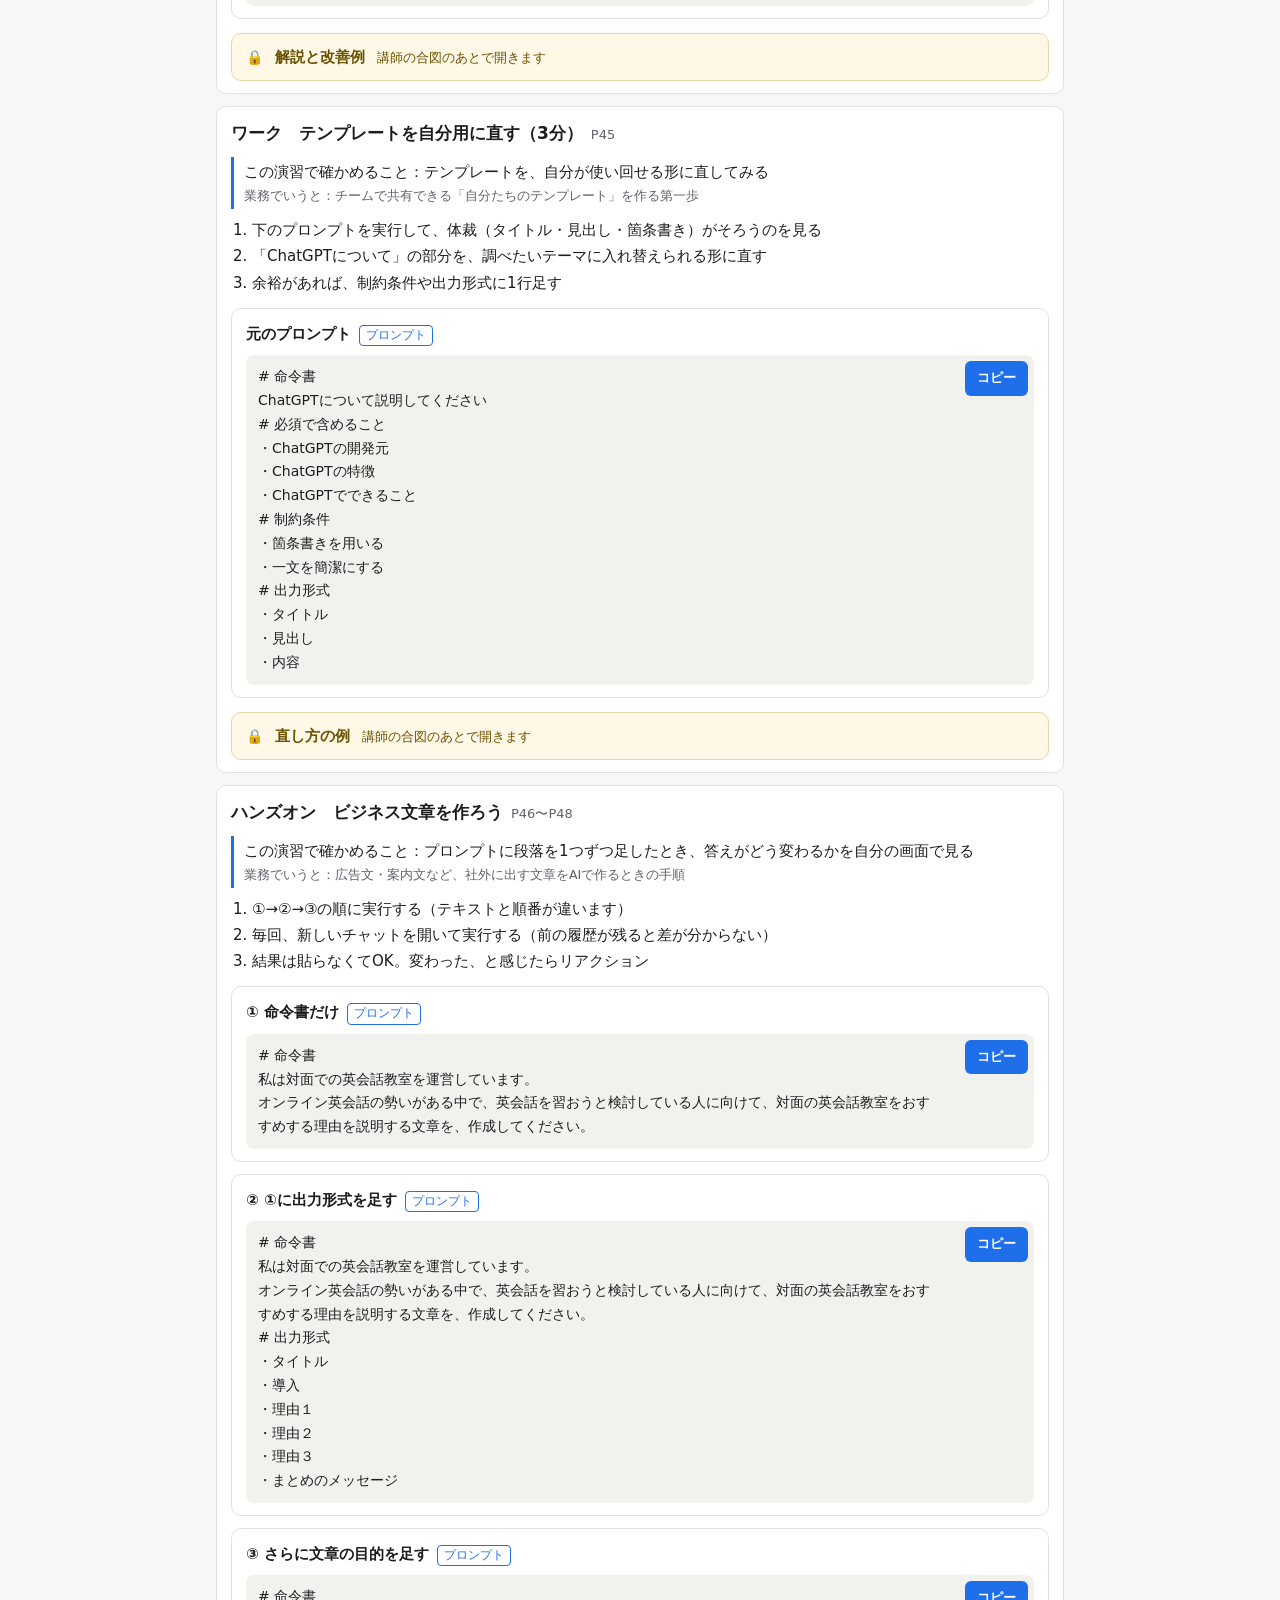
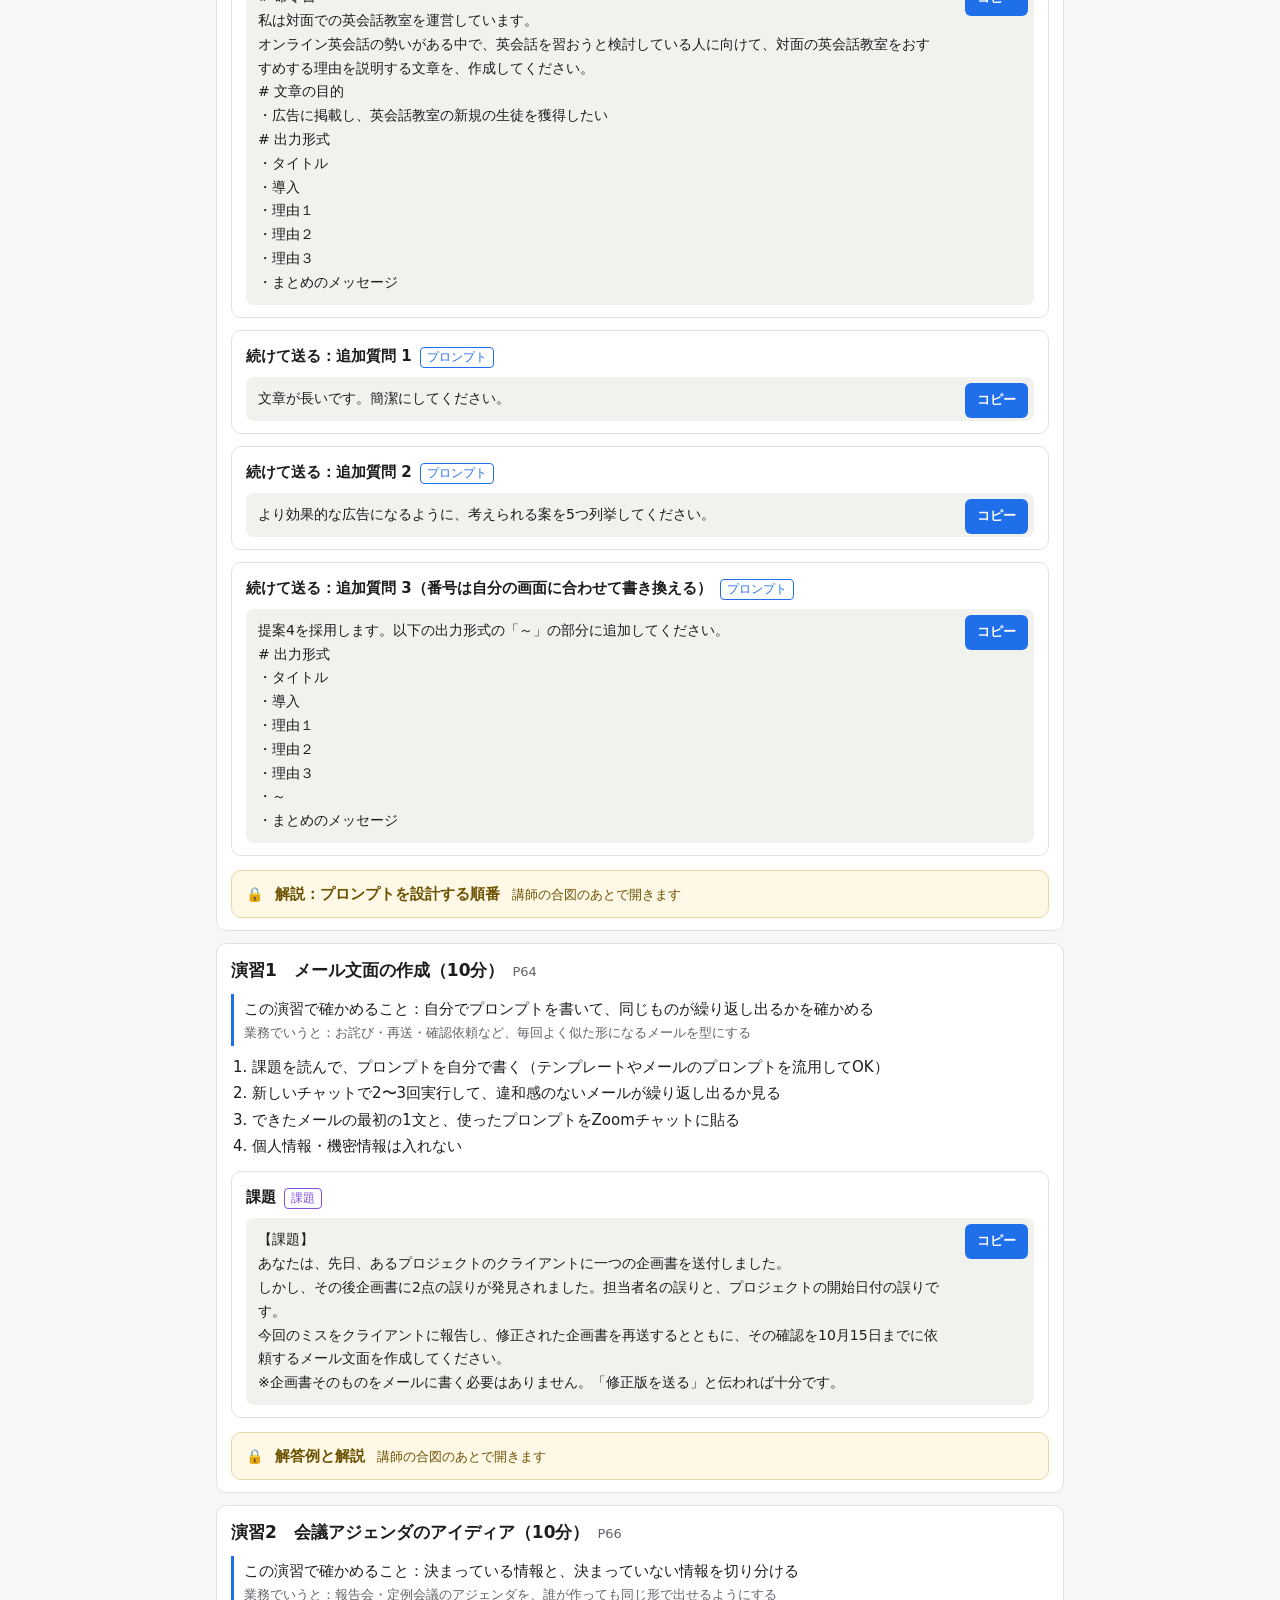
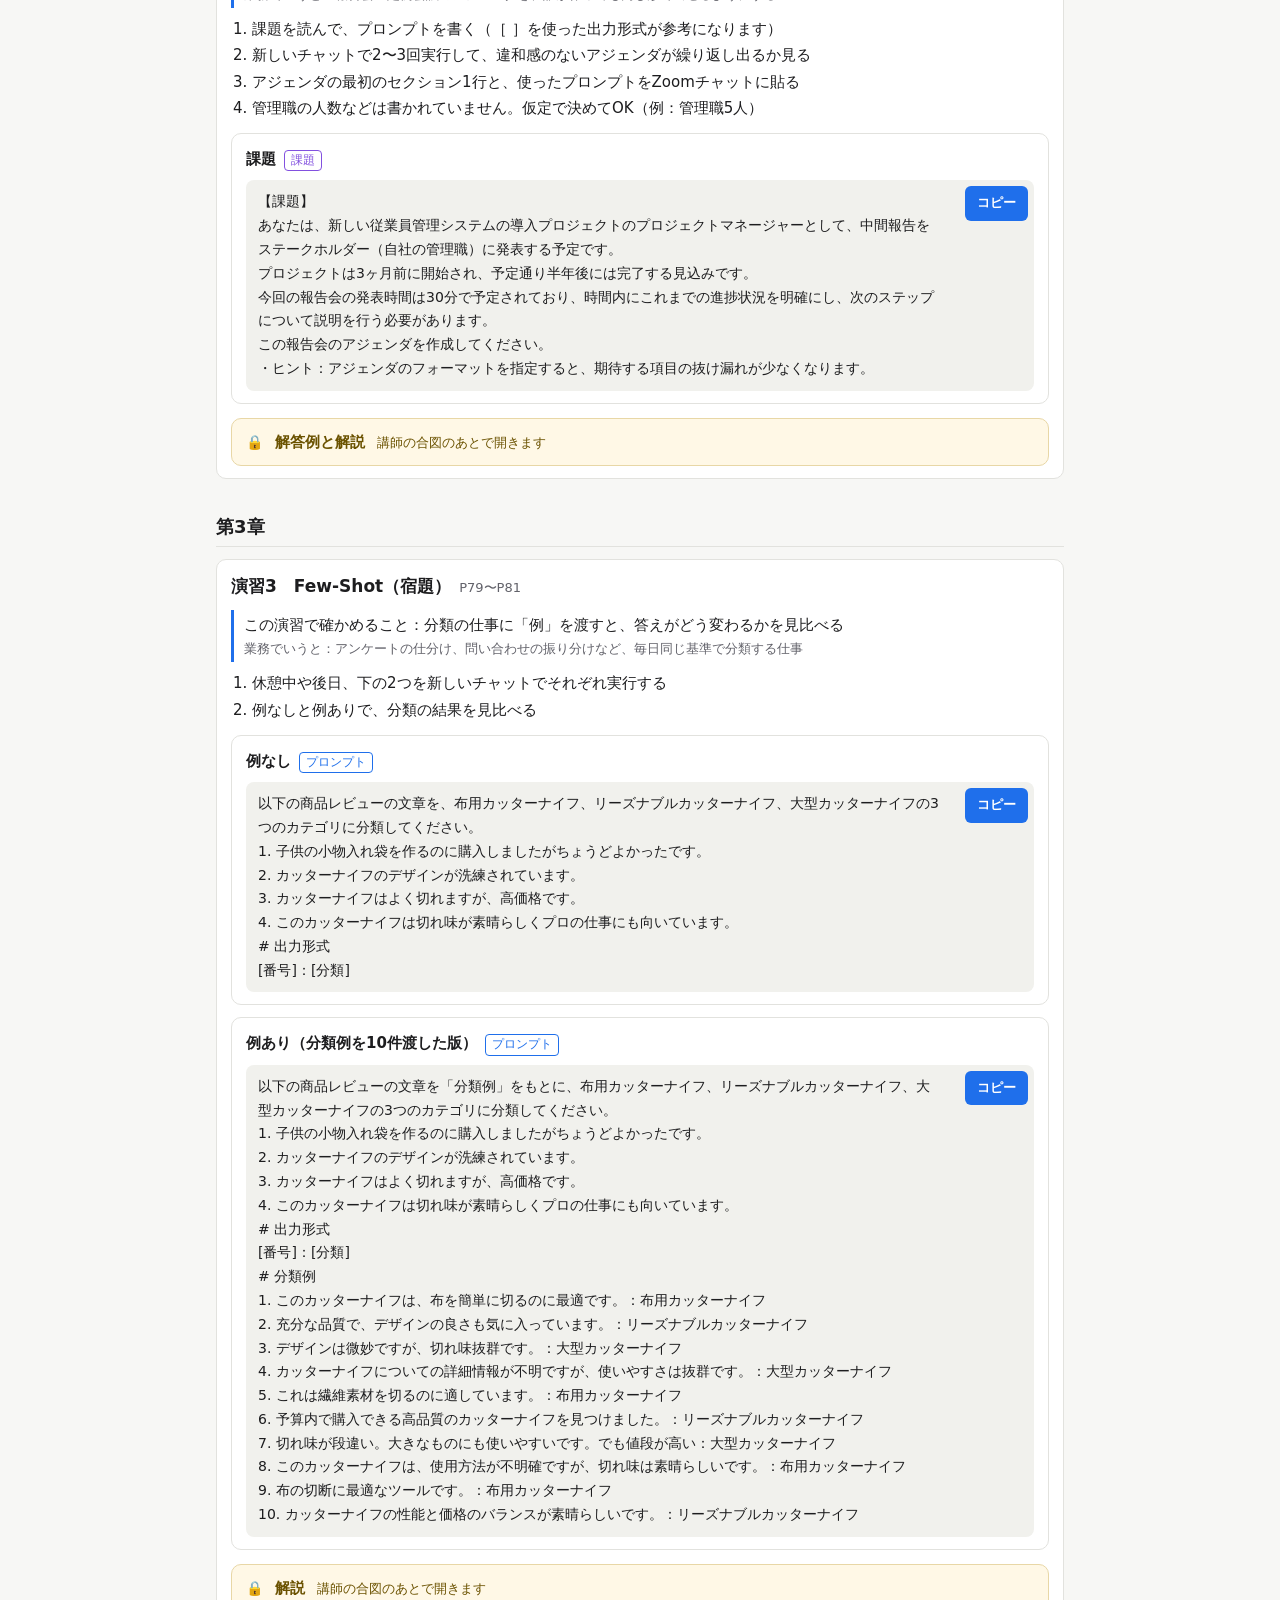
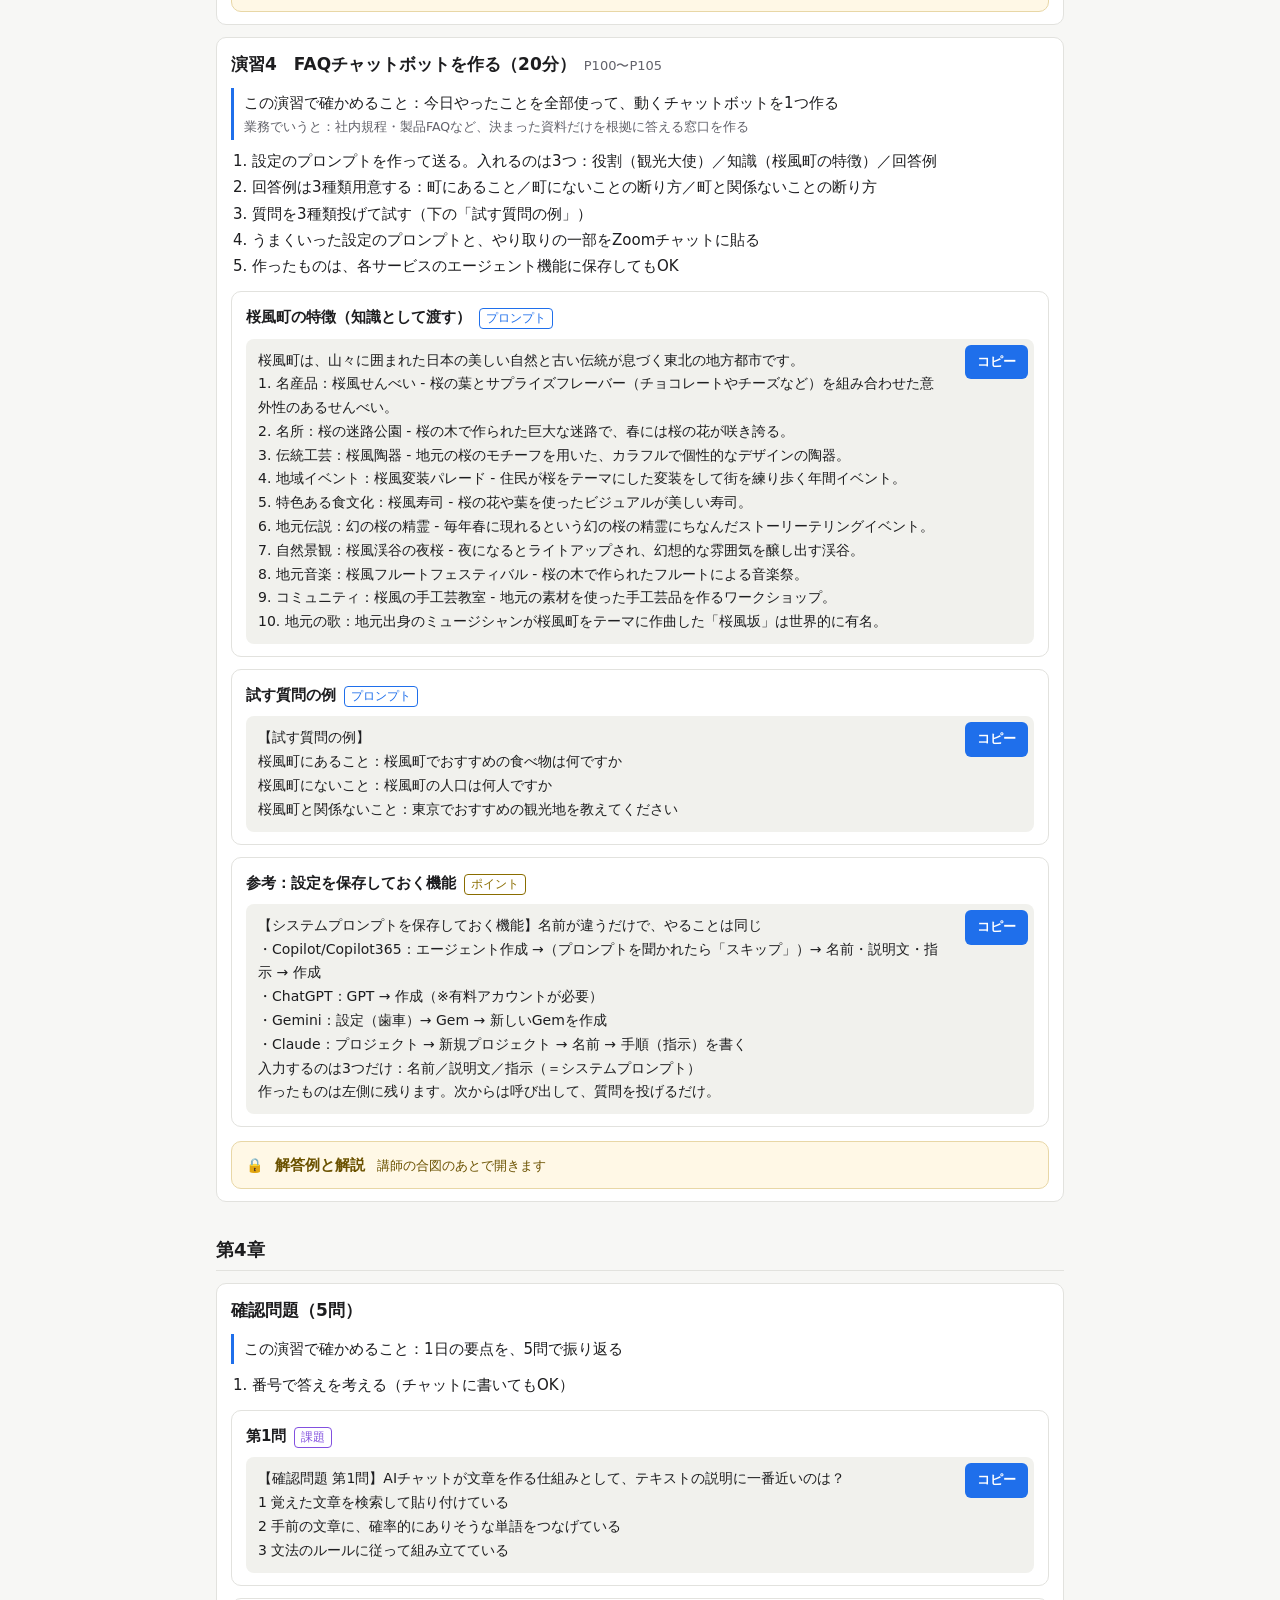
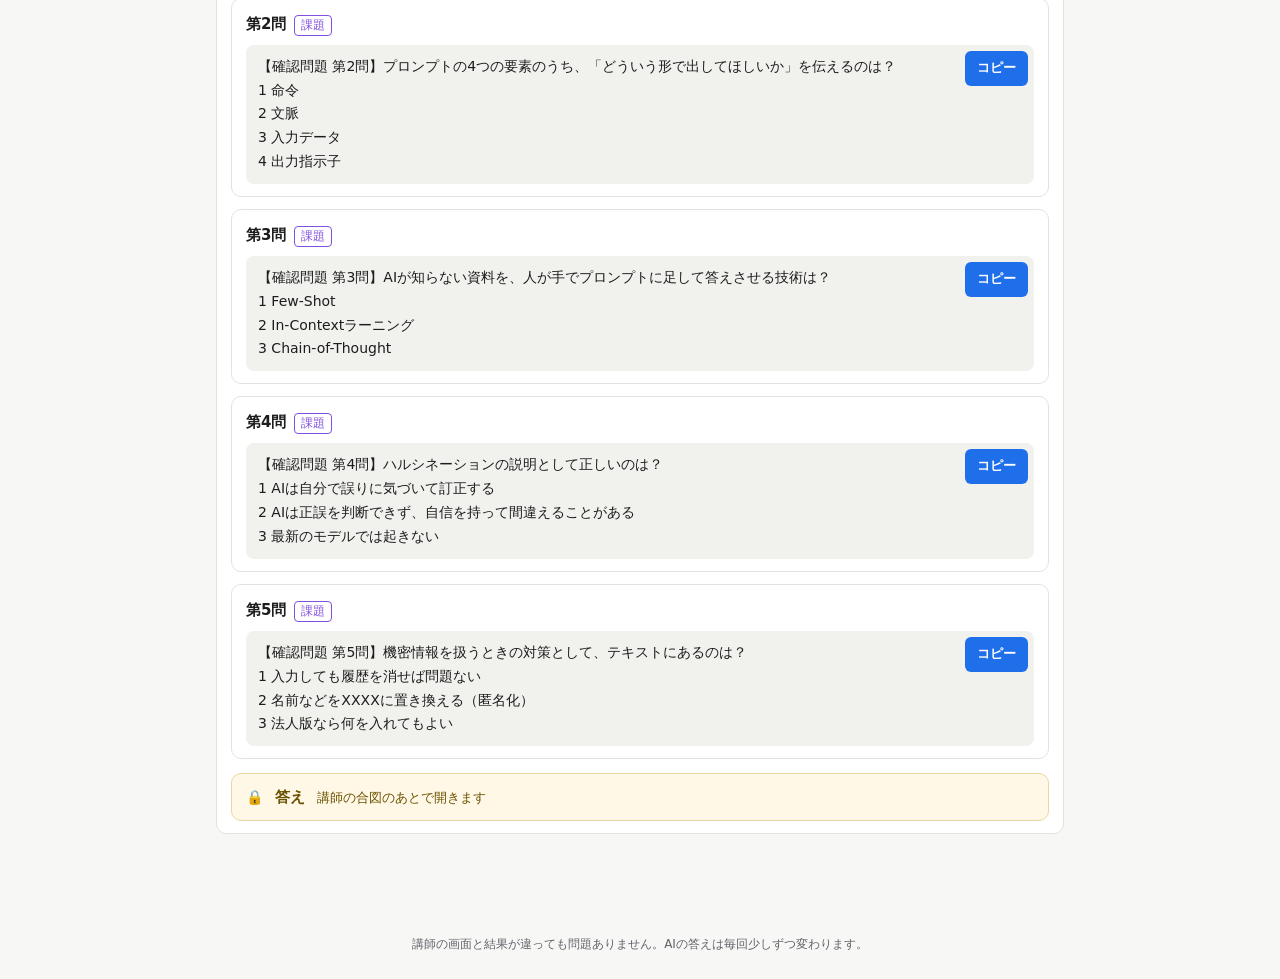
<file: site/exercises.html>
<!DOCTYPE html>
<html lang="ja">
<head>
<meta charset="utf-8">
<meta name="viewport" content="width=device-width, initial-scale=1">
<title>演習｜1日で学ぶプロンプトエンジニアリング</title>
<meta name="description" content="1日で学ぶプロンプトエンジニアリング 受講者用ページ">
<meta name="release-source" content="https://api.github.com/repos/umeharatakahito/prompt-engineering-1day/contents/release.json release.json">
<link rel="stylesheet" href="assets/style.css">
</head>
<body>
<header class="site-head"><div class="wrap">
<a class="brand" href="index.html">1日で学ぶプロンプトエンジニアリング</a>
<nav class="nav"><a href="index.html">ホーム</a><a href="prompts.html">プロンプト集</a><a href="exercises.html" aria-current=page>演習</a><a href="summary.html">要点まとめ</a><a href="references.html">参考サイト</a></nav>
</div></header>
<main><div class="wrap">
<h1>演習</h1><p class="lead">課題を読んで、プロンプトをコピーして使ってください。🔒の解答・解説は、講師の合図のあとで開けるようになります（自動で開きます。ページを開いたままでOK）。</p><ul class="toc"><li><a href="#ex-a">演習①</a></li><li><a href="#ex-b">演習②</a></li><li><a href="#ex-c">プロンプトの穴を探す</a></li><li><a href="#ex-d">テンプレートを自分用に直す</a></li><li><a href="#ex-e">ハンズオン</a></li><li><a href="#ex-1">演習1</a></li><li><a href="#ex-2">演習2</a></li><li><a href="#ex-3">演習3</a></li><li><a href="#ex-4">演習4</a></li><li><a href="#ex-q">確認問題（5問）</a></li></ul><h2>第1章</h2><section class="card" id="ex-a"><div class="meta"><span class="ttl" style="font-size:17px">演習①　「吾輩は、」の続きを書かせる</span><span class="pg">P21</span></div><div class="goal">この演習で確かめること：同じプロンプトでも、答えがそろわないことを自分の画面で確かめる<small>業務でいうと：「AIに頼んだら思ったものと違った」がなぜ起きるのかを体験する</small></div><ol class="steps"><li>下のプロンプトをコピーする</li><li>お使いのAIチャットに貼って実行する</li><li>結果をZoomチャットに貼る（最初の1文だけでOK）</li></ol><div class="card"><div class="meta"><span class="ttl">プロンプト</span><span class="tag t-prompt">プロンプト</span></div><div class="box"><pre>次の文言に続く文章を100字まで、考えてください
吾輩は、</pre><button class="copy" type="button">コピー</button></div></div><details class="lock" data-id="ex-a" data-salt="dLBtrTA4D1/EAWGQdhPYDg==" data-iv="O6+u3JOC2W46+Wyl" data-ct="sUJp/gBDjqM4uSvT6V9vYGfEwbsfhVCZOQda1MTUqqKTUuzs4jO5OtbQ36AEgV2F0t8hF1M1ze38/0gwfY2WHflfHd2vM/mzjGuhtUFcEdiSFKcPrhEGCLFJSGNPD1WTg0EZq/Csfy/17OOdzRPULMqDt85ZLclT5bRAwmBiS30j2DgyTK6gnY47U7esPj8JE1lLjADDeSd+OmBz6KRlBCxiSojOwlxp9JSor/yeOjOi4hBphRnHWaJszeTv6RunbhS57VqaG9UhmNjB4PI2ryLDYc4WThDWKryCWeTp0Tq3ive4dWA+bZWdXm4Alt3qw7mMnT6X9R6IprqGNOFVSQnfYW2jN0aj6StZVjT7EWPjZAok6Ok5fP/VBXwmTId0fWuB+LRsbb1t3k2Q0FmzcooKega1AwUwmpbx9Vs5Zu5aiW+hF2jSE4uGXSRb9amRRQgDAPBtoZssKgXaz5dG/1X0S6EQJMiW0H8U1A2CCMKgBXLcRZMubkgO846lf+mXNPc+0Aro3GmjjKpKss9/s8J7gwv7Q4dwVynWfxj4itixcHoPUiKr3UZjhp3XmxKUKKMrkg+87Uw/5SjnjzSvl6km8QZX73SEG934tBoImca0FHXitj2W6ztLMQPHkIdKpZ+nIbKNdH79WtsAD/gX4rKIZCF7wXUHt8xgGOxsWIQNrlhSZ/FPB9rmnbSABOzXsctXlGmLTMaZTZJ/HVM8wKzU4cRKKnTLvlSIKdmNlv1NA8Vz2SAfMRAPwBnIiaHTwQnYmLUGFIS521vp7p38+HnaDWXx7DAXmkF4ZqB0bpXhGxOmm4VND9Rki752O2YgLrYa6DVsk9Iaio7l8YqPOlTRt/[base64]/PJlpanSXqO8h/[base64]/TaiwUX7jiq0fkilTMweTaFy066qqjsdFwJuA3Zzsecoeg4Sk/emegA8xVrjY3e11eBHyYYH+tz/uCDZVBfH+Y2qa3jsXuY+n/3C9nRcicRXP7oZ/AR4kv1KDUDyZS5vo09uxRrntd6414EX2dabs/kYI7zga+NxukEU57wR875vTT6kRH/46/KsNzCSQTH6Kv6yB03GrR81+9i7cpHxztoW/SGrMYStOvSjr9RbZPMT2KvbfBWrZaMLD1PO1Z5QCCoZyRPdDEgKvghaySGt3UT5Gw/SQc6Q1xwVAJxIXumYPkrNX6IP5SYrOctAMyuEUSAw86EM5AtdqqhriKl741G8pMQt5Ibmxvl+24CzLq6dzW3jfM+76MwJ0H0H4bZ5/oGU5q3RI/r7jr0Bexqr2scqTSLOuQ3UwIxGABltz3gUkqV5rwdgbaoKl5Z6dfLpgv2rW0JazzrAzn2UbHXPR/o750Szww/ZkpcUgr+xqAEgEDYPbv4obaWdBl6ImZpOWHrjipEmyxx81gRhviPpKcL4+/56yaYKdEyj4JnlzSK34sp817M8cQstd/nOhhEKC4CNQs3B5uPfvJSPGSobyffLUgzuItvELOXufDBIGO5zT+IXK8YWqnwYaCWam+6a/sNIWZlJwaOxKd01p5/yQbldaFADm7KQjl+IeqGNTd+GfVXwiXgJkbAvtBlObVDpPHXDNZGRuNdpsSj1tXESeipa92Okkjjei/KyOB0evvFuDw9M5b5MWSOaVQ2oLbJ0iEm9Mr1x18+qMYdDyUAa/3Wxn1tb1HOfQhx8zs4qKReBRlkvVf0qVjJXMPMaD8yLzbDW+/bbQ+kdez/s0ySE9Nm1gVGnles8WBf57uWP+O03JEqU6XD9nVg+jaRNtpsRDraexZ/nxQQlPi+TQ/94xxqrop/zzCIlVP8MjAeugMdlR6UMXSFO5sOoyvhz5KvqfQ+9AzH6EeyptwvQkqK6JprVNVBqoSpvzHW27durD6R49XpDMpRKE2Giqux4qjqlzkBYE8+lihUo3wEawbHc=" data-iter="150000"><summary><span class="lk-title">解説</span><span class="lk-state">講師の合図のあとで開きます</span></summary><div class="lk-body"></div></details></section><section class="card" id="ex-b"><div class="meta"><span class="ttl" style="font-size:17px">演習②　枠を渡すと答えが決まる</span><span class="pg">P22</span></div><div class="goal">この演習で確かめること：枠（選択肢）を渡すと、答えが絞れることを確かめる<small>業務でいうと：欲しい答えの形を、こちらから先に渡す練習</small></div><ol class="steps"><li>選択肢の3つは、講師の案内に合わせて書き換えてOK</li><li>お使いのAIに貼って実行する</li><li>演習①の結果と比べる</li></ol><div class="card"><div class="meta"><span class="ttl">プロンプト</span><span class="tag t-prompt">プロンプト</span></div><div class="box"><pre>次の文言に続く言葉として、もっともありそうなものを、次の3つから1つだけ選んでください。選んだ言葉だけを出力してください。
猫である ／ 旅人である ／ 人間である
吾輩は、</pre><button class="copy" type="button">コピー</button></div></div><details class="lock" data-id="ex-b" data-salt="9cscf5XAjJEoyYarTBCfYw==" data-iv="P7uvHPOvjSkJ0QlO" data-ct="sxNqNDO0dioKxIx+0Vpj0dkV9ekZ3vDww92/ULdwK6E6xEwq/0HBl9dj1GbK5f46xNL/TGHijU2xUsxjVl7uDmPtjlJSNdKH/4eHJSviHc41TgbkVEsCUrjrLkyaM/HPdLvvoRasDZ/jpOptxF39WAjYUNN2zjNCBo57aI5ehJNugMaRxBjujqFONpFCh17QJcWidPufSP4GxjaMxb5Zf2TE6NH3MwmH8o8tJqUztpprOc7AsFNrP3qFfqmz760meQgL9s+wXanO9lPQShwJCa/nJyVZs6lDZosy9Rw+a5zEnInip9BhgTfqQt+NG2206R/maVn76Eqo8rczpgYzRwjgegjZFzM1obteg8QLKqXXc8esGkLh+9xchGEsHKjH90bT8fpMtKitr0kDKnioNz9D9zUnfIj7y+k7FZyQvkP24N0uGWQVmmE05H06RnaUEEwgVWtmhkVXBRi9iECI7lIcXsG8whAQkMonav38oz4DaDiyAfqcgOvgROdrFXpy/pNXKGn43D8jzToQyROq+OS9qhYd299XXNBDhXIOcVjNLAZZYLOotK0EobzXCfKtuUC6ThVtdSGz8HhnR6btB74bDtC8/y6qL1vluHnZquSPo3DveiIOQEYLC7ob4h1utpPwGE7ovE65jVOU1Z6CMj4Q4LKSo3hIKdkx3LckqhZg9smv3JAKbCjm6hBRe4kdx8lh4F8UBrO1s5/GYJk475Mp/yXyQAMNPb1uOWKeCEx19baWCr84eZIyQ94EnjHy3YbZc/ArGwB8pWJTDqBmiChZlzjraDy9G4h9x6vaJMozRlRjZUUIfyo9EwMvRpzSVwJ/v8XzkryFeh78y8wgnphz4mdoK+nRu6pMSV3pQeNv5bVKmkFuyQ+6pxjZPNqzPjHJLZRVTjejE8ZUfqL1AkGazTaXurhwIYjuRmuZVFbqcCnP9CI71k4gEvRoQFDPecPBeeUMGhX0IM+Vg6LCe/16znP+jWCQoQnssjjDzxg30oC6rDJ2KlaCxNP0JoVSOSGxP9cQTuBN1VW8h4PqLSevOnJXwJ+KPGTEsS/+WM1u1TSj/9IaaVLK9LiRYZMkJI1ps9TjlwFMVattvtuKCAyRVz64xGvMFgKievjfc/PUtQTfdkdSVw39m9QZAmcUrHtMj4Zk7uOLymKlzhTe4+8xU1wkpeEcjDFfCyoIQEIfepChZEQ5N4wesaz3JLy6LZLz3EKgA6+zePpIKnuzQr8gAM77ciWrvaGTcM7mvNCl4euDm/[base64]" data-iter="150000"><summary><span class="lk-title">解説</span><span class="lk-state">講師の合図のあとで開きます</span></summary><div class="lk-body"></div></details></section><h2>第2章</h2><section class="card" id="ex-c"><div class="meta"><span class="ttl" style="font-size:17px">ワーク　プロンプトの穴を探す（3分）</span><span class="pg">P40</span></div><div class="goal">この演習で確かめること：自分でプロンプトの穴（足りない・余分・二通りに読める）を見つけられるようになる<small>業務でいうと：同僚が書いたプロンプトや依頼文をレビューする目を持つ</small></div><ol class="steps"><li>下のプロンプトを、自分がAIになったつもりで読む</li><li>足りない情報／余分な情報／二通りに読めるところを探す</li><li>チャットに書かなくてOK。手元で考える</li></ol><div class="card"><div class="meta"><span class="ttl">このプロンプトの穴は？</span><span class="tag t-task">課題</span></div><div class="box"><pre>来月、私は旅行に行くので、何人かの同僚とどこに旅行に行くのが楽しいか議論していました。とりあえず、福岡に行こうと思うので、最高に楽しい旅行プランを考えてください。現時点で具体的なことは何も決まっていないのですが、福岡で食べるものと言ったらとんこつラーメンですよね？</pre><button class="copy" type="button">コピー</button></div></div><details class="lock" data-id="ex-c" data-salt="O6QSTQhb09fiuxH5LF/zTA==" data-iv="bSI2nF1TGGdzt2kL" data-ct="kuoI7JKzv6vtSl6yJwC7sT5UTGiuh/a7pmkIA1KI1i+0CQ2HHJNBvua50OrriyVMi3QrKPNsOxyTPTa4aE/rbiE/Njle/yi9io8Q/io0NQ+Fx/zfbAXJleQTFLWzoa/f6NxdbiMDkNiQWZa33EAQPElMe2P+jFF826FuWQV1n8s3DhpZ5UgdKr/4ZuGM5UX/VWFuEVqUZof5f0Vv54Z+3X0SYBcUmyb+N7QOKsQJDjpYUEMLiaGN3Ezl2L0anAKwc2Uzc+gqEKD+ScfXclgglNuVS+aFqCNrbS+7XjKYQQf7f8bK1nWbGqhoAUOo5MgN1IlSHnZo5CmyL0yrwHi7NGIjzg9njj+k/L9+pmguNJl6zHGQ5Vf4D27t6gsjKht0vmymqGAwjnb4iusvWVoQI6fd61J2xGCL/w9gw1DTzOtrrxkzBGnGagS8EWfdCQbNZ4hHSd9MBjpg/eUM5ULT91NYM4Zz58gZ57gg+KQKmwPDn8acEi1QEBNvn7Gx5I9syAtxy9GG7XQAIPsQbxoNMY/Q/Z3hGtQVzq8AxVYKYYNTcknwIp5w8t0XCMLxqnKeHSHkKeJOd7/ofhgI5jTXEXYeNemfGIeBFUhY1TTrIP4ugkj8UZkUrLwgb7dnt9Yx+zhJwC8+DJDJwN3fvF2XvTnJChxM+zfF9VPV7KjC+HeePepnyWDLXUeDwykZc5/Ua9Lan0sWwheKbS9lkZlMVjx3oPddelG0RzvP3FCzfco29vUZBtSIqk0ZsEg9ySMdiQUGnzTmXCDMDIq3nCvaPit0uoO7/JZ3j7MBXXqt09wa+kE55rwYwM+PTxk0FZA7C2IEPPmTjbWhytjFGK2JucHJhEXdElFuXbTZ8MIfs9ias/TZXi6OnnkiN/JZz9UlrdlJrug6fgK4Gx/YR/Ro57fHBDJt1wpyP2xmf4DovnhLnOCdasYvgSS+4MQDRPikWPnpRn5NLesGB0mbFC21zPezpGjtzYigs72LU1VWkQhkkpvtACkSiUHSOKD+e+IY9v8Py6c5xGmR4dBXHf1FsKkDYLX7qs04E8y00SSUf4hA9/x5U4QuM6HD484mBpxY1Pl2b+gbl21LyEUsKMCi6vTOAREp2kI+/m1Y0q5hNzeUyAKUeCEqn0v8HDCMcbnr+sWa7a8ivie0v74i280wZ596VG4/pLIMalGqv4exDU4aw9zkZt9XkZY79Dut6O1IR53xSo1tGZ+qNOSinJRvYFm9bu2JyQDr6EPXb+EVVN30fbAlCD120xJNSwsUpsCmeYITzTWO2EHHYBS/ojKBm1HGPzRs1c+Sgsc6hQMX1uzcGArdPeRylH2PotAFaOd1SldH5taAZeOIS+aOCtdpRqrxd9tPxY9Ec9aVlEjPGYjTLPUJtxKO4DrEx1yf/p18gmvbDCN2vtlSLpvyR80spKMhg29+EPs8jg8KKu6gzA/9jRVH41He26qm6f6iqIV1WyYO6CyXZ9xakTRY7lHIGdcEipsEV3HyzsgU3hfAUpsJhV3qcB7GOHLxhIFyRU/y6dUDJRR3xioZO7q9AETwkiUd+Fcg72+THAUA65V4SX3II+UZHSk6bg4GgCcPiRXPnDFsdcyZokE0WVsyuPIub8Md5QSajtN/[base64]/zi0VIGsafyV+g5oLkZnO3MPSS+WiTympnFvl8zX/SD1fKxBhDXCB87pGGPNYTI0q3V3NQlIfSMjeLEwgdbfrABdmaC45yPrNTtGeE9jcphhVqI36sII8mdJ7EwokrsM+X0dP8o+8d7F/WgULET8rLWA/JFkAY/Dm9QYLHGv/n/wL3Qb7S73DmU4HzKa2H9Qjbk8qWHt/k3CUJmpjwYzpLrL0ILRbnc9syt3EIBKI+4JhVoUmLLY6pX9pKlnoLJeM3+8qghpqFO+1eCfjbQZ5NWsYBZc/[base64]" data-iter="150000"><summary><span class="lk-title">解説と改善例</span><span class="lk-state">講師の合図のあとで開きます</span></summary><div class="lk-body"></div></details></section><section class="card" id="ex-d"><div class="meta"><span class="ttl" style="font-size:17px">ワーク　テンプレートを自分用に直す（3分）</span><span class="pg">P45</span></div><div class="goal">この演習で確かめること：テンプレートを、自分が使い回せる形に直してみる<small>業務でいうと：チームで共有できる「自分たちのテンプレート」を作る第一歩</small></div><ol class="steps"><li>下のプロンプトを実行して、体裁（タイトル・見出し・箇条書き）がそろうのを見る</li><li>「ChatGPTについて」の部分を、調べたいテーマに入れ替えられる形に直す</li><li>余裕があれば、制約条件や出力形式に1行足す</li></ol><div class="card"><div class="meta"><span class="ttl">元のプロンプト</span><span class="tag t-prompt">プロンプト</span></div><div class="box"><pre># 命令書
ChatGPTについて説明してください
# 必須で含めること
・ChatGPTの開発元
・ChatGPTの特徴
・ChatGPTでできること
# 制約条件
・箇条書きを用いる
・一文を簡潔にする
# 出力形式
・タイトル
・見出し
・内容</pre><button class="copy" type="button">コピー</button></div></div><details class="lock" data-id="ex-d" data-salt="/0lNnci+BUsqac3xV8L1aA==" data-iv="23OOvXov8iIrNIqP" data-ct="l8EHOSKJXtBFJX6SsRDn2YpjPYP5I1noMhQPL3nkLSFugPKJoyLIEloK+QAiJNTuROBk7HnNfAoyO5vvi/nh5xrErlLz7ybykOApszIusJaOuOfOKNmHTC3jcGbJdIzTkbDCGygzlW0CU60kRUgw3dnH92K7JPiH1EDNh0zuMTqnSHYqs0P9RTE4jbRG6CXbfYK6+d6r2+oT0DFofY3JlhAAkFC0BUMAecYvCNd/2qifumveR0uckJo8KFSBMC9uIE2EIGXY/wCBu9Cs7KccQhgTj3Rt1rTb8GpKnTGYTwlppcPJPOkf6VLP3GJs+QwhOjyqPLY8Bni+FUdjpvpt+O6EsLv1AjdRchO6M3+af7T2ZlVKSTQAjAXodU74JVyWJJmpVOCi/4fZvHciswDNv3CjFG6+eYrxDVaj20m+zpDqXJTx1sKAL2qPP32XxI/WUkpbbKRXcaCy1hYyr3zgya+zfwIKSJ4OJMSFbo5XzQ8w4prpMKCIhGLxB6Z7Al3nsKs5hj+nXaNf2Z33SKcyDYCMfJXyLlMiUx1nPeDNDEvf8ra1LICH72rH/hcsT8X8Md47lyGl8AXd+XO/XLrY4418kDf7g9P9cqbFCENb0N+j10DT1M8OMAVsIpTHLzqEXgK4RKG+G2aIiqbyz9c0mKKOZKWEbOuXrN97t69w0X2enqCb3fAzZfQ9S5DUfHjvnXDH14KgRlYznJ0yZHqdO9dSOfT4pTt2XJ52NSzrPsdJ1YpyyfJSuQni/0yh6mQDHIK3NAr+pSdR" data-iter="150000"><summary><span class="lk-title">直し方の例</span><span class="lk-state">講師の合図のあとで開きます</span></summary><div class="lk-body"></div></details></section><section class="card" id="ex-e"><div class="meta"><span class="ttl" style="font-size:17px">ハンズオン　ビジネス文章を作ろう</span><span class="pg">P46〜P48</span></div><div class="goal">この演習で確かめること：プロンプトに段落を1つずつ足したとき、答えがどう変わるかを自分の画面で見る<small>業務でいうと：広告文・案内文など、社外に出す文章をAIで作るときの手順</small></div><ol class="steps"><li>①→②→③の順に実行する（テキストと順番が違います）</li><li>毎回、新しいチャットを開いて実行する（前の履歴が残ると差が分からない）</li><li>結果は貼らなくてOK。変わった、と感じたらリアクション</li></ol><div class="card"><div class="meta"><span class="ttl">① 命令書だけ</span><span class="tag t-prompt">プロンプト</span></div><div class="box"><pre># 命令書
私は対面での英会話教室を運営しています。
オンライン英会話の勢いがある中で、英会話を習おうと検討している人に向けて、対面の英会話教室をおすすめする理由を説明する文章を、作成してください。</pre><button class="copy" type="button">コピー</button></div></div><div class="card"><div class="meta"><span class="ttl">② ①に出力形式を足す</span><span class="tag t-prompt">プロンプト</span></div><div class="box"><pre># 命令書
私は対面での英会話教室を運営しています。
オンライン英会話の勢いがある中で、英会話を習おうと検討している人に向けて、対面の英会話教室をおすすめする理由を説明する文章を、作成してください。
# 出力形式
・タイトル
・導入
・理由１
・理由２
・理由３
・まとめのメッセージ</pre><button class="copy" type="button">コピー</button></div></div><div class="card"><div class="meta"><span class="ttl">③ さらに文章の目的を足す</span><span class="tag t-prompt">プロンプト</span></div><div class="box"><pre># 命令書
私は対面での英会話教室を運営しています。
オンライン英会話の勢いがある中で、英会話を習おうと検討している人に向けて、対面の英会話教室をおすすめする理由を説明する文章を、作成してください。
# 文章の目的
・広告に掲載し、英会話教室の新規の生徒を獲得したい
# 出力形式
・タイトル
・導入
・理由１
・理由２
・理由３
・まとめのメッセージ</pre><button class="copy" type="button">コピー</button></div></div><div class="card"><div class="meta"><span class="ttl">続けて送る：追加質問 1</span><span class="tag t-prompt">プロンプト</span></div><div class="box"><pre>文章が長いです。簡潔にしてください。</pre><button class="copy" type="button">コピー</button></div></div><div class="card"><div class="meta"><span class="ttl">続けて送る：追加質問 2</span><span class="tag t-prompt">プロンプト</span></div><div class="box"><pre>より効果的な広告になるように、考えられる案を5つ列挙してください。</pre><button class="copy" type="button">コピー</button></div></div><div class="card"><div class="meta"><span class="ttl">続けて送る：追加質問 3（番号は自分の画面に合わせて書き換える）</span><span class="tag t-prompt">プロンプト</span></div><div class="box"><pre>提案4を採用します。以下の出力形式の「～」の部分に追加してください。
# 出力形式
・タイトル
・導入
・理由１
・理由２
・理由３
・～
・まとめのメッセージ</pre><button class="copy" type="button">コピー</button></div></div><details class="lock" data-id="ex-e" data-salt="geEVOOwEWiDDP7UVuUiaeA==" data-iv="V7PiJRw5pNSUGAGp" data-ct="zVVw7RqPN7KMpdnhfux6vevCeQoYVmH0Xn7ZwsylO4O2bPh/ohKEvbd7P/u0g5DIAfsVb+42+PzrcTUeMbgScgZOuAUOQ1bvosU7UEFHaF3BKyZvE2HrWhIfTun8QA3zE8YDJL0yy0jK4bXU2CVb5PsrPF04I6Thn8xnO0dzLizvaiElj4QJ95TCT1DeY4ja6/5aXy6dkr6v/VEdmSHP/krJ++iwdUoXNIsTl0NQ6dL9p0wHsfj3Yf60u9O+/ZcBUMtzu//[base64]/jdoj0RWW+wfBxOVjX9iMsoIbQMMWIWwu8lYvTq1viOKUpuaOHx+RoM+u2I8zeLWYqZI8HlQX0sN3UFljsCzR9F1kBHJPx/UhyhdCyjSy8nsgiLJNLNnESilyGkubYaKV0jifG13huydcT+iGnKdyPinmj0gCw/JCx0V80B2L4UDLoFp3H00TUJihWvO+QOdUhCvxcA++isNOtNSTY9VPUnG8L4vPzwFYm+ITyFMFhUjrrO2CI4VCv6l0Q9qz0f7g9vBUlq/sGUM4RArw1a7zu/r8Bv1g/9Fj45lTGFawaN1DydibqStxREZzRiP678rDlZlEUsQYxRZA76/gO8wDKMPNWrg245O8YNUKT3hnugq21sH5c73n4CazjLiCh/Hy29RfmNzG6MH3i3I3ggUWVpLXYexf3wXN0HELqcYQ2ma+cLYXNZNv6TMY5IbGZDqTwXu0TRJde1u+nRQyQWsVVe9XHGf+WaCLvnoV5qwSOi4sTLtJ9FkUcPuZnANWfMC0kj/90/YK2yew+rdz4c2kxYGqLqPzYJDI93ymqpHyCb7Jhr/0EYqW2sVKA533b8mG2kTWb0+TAoDXLkYx1pcP+C2i801V/cjE4fan/1vyF3GTyM1J6toTUOc1Uc+1nRe00EzhJQEotBUfohvoZZE8n3YYdGjDmAWUxJTQ+ETB9SYrAvmnD+YM1p1HF8yLS4rzfYonaRHWm0NuIwk5sBL6A2Ux9XTJI3ashM1XNVCz1FFI4N4ww0LFT1xhj2ZhMVAJOD1zcU3ufwg/E5Ex6/VzINd8PMVxb" data-iter="150000"><summary><span class="lk-title">解説：プロンプトを設計する順番</span><span class="lk-state">講師の合図のあとで開きます</span></summary><div class="lk-body"></div></details></section><section class="card" id="ex-1"><div class="meta"><span class="ttl" style="font-size:17px">演習1　メール文面の作成（10分）</span><span class="pg">P64</span></div><div class="goal">この演習で確かめること：自分でプロンプトを書いて、同じものが繰り返し出るかを確かめる<small>業務でいうと：お詫び・再送・確認依頼など、毎回よく似た形になるメールを型にする</small></div><ol class="steps"><li>課題を読んで、プロンプトを自分で書く（テンプレートやメールのプロンプトを流用してOK）</li><li>新しいチャットで2〜3回実行して、違和感のないメールが繰り返し出るか見る</li><li>できたメールの最初の1文と、使ったプロンプトをZoomチャットに貼る</li><li>個人情報・機密情報は入れない</li></ol><div class="card"><div class="meta"><span class="ttl">課題</span><span class="tag t-task">課題</span></div><div class="box"><pre>【課題】
あなたは、先日、あるプロジェクトのクライアントに一つの企画書を送付しました。
しかし、その後企画書に2点の誤りが発見されました。担当者名の誤りと、プロジェクトの開始日付の誤りです。
今回のミスをクライアントに報告し、修正された企画書を再送するとともに、その確認を10月15日までに依頼するメール文面を作成してください。
※企画書そのものをメールに書く必要はありません。「修正版を送る」と伝われば十分です。</pre><button class="copy" type="button">コピー</button></div></div><details class="lock" data-id="ex-1" data-salt="ch5cTTwYdUKiymMbRQXL/Q==" data-iv="DX1oUcHLK8gXYFa4" data-ct="ot9iPpti12C9oeCbb0u9OmlT8vQSlBFB24h/bUYXiWujOVWFuNBA/djNupsnOx570uob/zblkG+atFFQmSH2EVrK2sGEpZQbUZq/BTmenB9SUIOPNYaT8tVgtTAgQWdXTk6XkICq/nJ0r0J0ih4VFjqN7aV+yRBVR2taBviS988N/PIg++/P9Lr736mKyRzNshfm4y21qPxc1/62EmNAwG5MGsFtOTspQxQKsGbDxKune4tUJXkYFEPmDWBsVOmKw0gF3TVPwWF+sIv6y8ho5VlaC2J7vne/[base64]/BNXaJg6nkH3gQ2JwmWSwEyqQjM1t0gf0uFlMRl9Pl0pWgqjghgf480qq4oGT4QUudmnGe4l5N95kfl04/fqD0zeKtNku5enqHwG0ZJHjI00+hxRSAPg7GKbBx0OYyOTHX0GPPYgyNLU9BbnQyGD/YyVysAt40o39N8YQaP+RFdjNoJb/Skk8ht19sYWH3DEiqXLInJJ0FzSZgg5S2zO+DowokkOuziMvYoZbM51s25pZGL++wQm2l/qr8GDaHsBbxme584zGy7Fn25WHRH3xUBH+mn9HQMxkQ8Qql5Et/[base64]/5farggyag7Q77IGfAGvAIZ8gjsD9wj3e+4wBS1ZCjCbtf38VakozcX85z5upslPyHxHvfHRHJkZ12aCcGvYy81lUTTPyKPbY7CmTr0Xr+4pCaeqE3c7FMn7DIfJE+WS4KkxMUdwjQDp3wFvxxRkl442txh7pMcFCYtU1IPgmcSKy5LB1jd0Y/E1fGyRNs6HphkVusiQoWUIBt5QRRVgyex1okZpMBUoBzVy1Oe0Km62JrJZf8+klv3BawmyGuGC00pYdwV/lNYsFsAo1qzyHYB9kRurPNWPSYstCkrrL1/[base64]/u+5hR0b4r6ISAo53RXtBmvSi4WSyb8A+3+6H8w2SfQLemKxHdps+hCJZpIVY8xWVBLfQbSTQzv3gdR3Bammiv58C" data-iter="150000"><summary><span class="lk-title">解答例と解説</span><span class="lk-state">講師の合図のあとで開きます</span></summary><div class="lk-body"></div></details></section><section class="card" id="ex-2"><div class="meta"><span class="ttl" style="font-size:17px">演習2　会議アジェンダのアイディア（10分）</span><span class="pg">P66</span></div><div class="goal">この演習で確かめること：決まっている情報と、決まっていない情報を切り分ける<small>業務でいうと：報告会・定例会議のアジェンダを、誰が作っても同じ形で出せるようにする</small></div><ol class="steps"><li>課題を読んで、プロンプトを書く（［ ］を使った出力形式が参考になります）</li><li>新しいチャットで2〜3回実行して、違和感のないアジェンダが繰り返し出るか見る</li><li>アジェンダの最初のセクション1行と、使ったプロンプトをZoomチャットに貼る</li><li>管理職の人数などは書かれていません。仮定で決めてOK（例：管理職5人）</li></ol><div class="card"><div class="meta"><span class="ttl">課題</span><span class="tag t-task">課題</span></div><div class="box"><pre>【課題】
あなたは、新しい従業員管理システムの導入プロジェクトのプロジェクトマネージャーとして、中間報告をステークホルダー（自社の管理職）に発表する予定です。
プロジェクトは3ヶ月前に開始され、予定通り半年後には完了する見込みです。
今回の報告会の発表時間は30分で予定されており、時間内にこれまでの進捗状況を明確にし、次のステップについて説明を行う必要があります。
この報告会のアジェンダを作成してください。
・ヒント：アジェンダのフォーマットを指定すると、期待する項目の抜け漏れが少なくなります。</pre><button class="copy" type="button">コピー</button></div></div><details class="lock" data-id="ex-2" data-salt="Sqv3R3S4ZegBoLY3f9ChaQ==" data-iv="PZNJpHsWHyHiv5vg" data-ct="Ah19h/niO1+NQijpbuyEe0PwcJbz2cCasJqt4ckIhbQxkHg5nmYx4Daf9jX6eXDEm0KI15eut04Naz4QYECPHZyP3EY/BUz2LJfh5CPSzWS5dJwS7a7ucHgz9MQo5pxrjKmPhcbcv1e5QsN1k2FbWjOQFj3djaM56+otz8bomw5JZQeWQtwd/9tMDTjnzvpWvav8GZ7GWk/BBOlkpzSB4jmA/I8DPNbcjIXjM7XRM3t/L4IlWxWgKob4y7JgN+udPBSuNW96RNI+9erdXSw37WfWPQyZN0nNAHtjOhzElCpMjywP43zH0dDUtbOLwPtf1KV4aIy57pyJ4wms0OQjHRYWFcX28njEyALnKJtTNEyG7vM021zrJfZbNyeTW3kPd80On3q/f+iAaI8E8jPY/6VNbgC+i7tjqmtxLfo/O5Xj7bRe8sEE3rjuUydViAH+IuzFo3U4HiMaBGQmryCy4OgA+FjkXj7zE1rmRU6ahNRFcZCk3qVZXdEMjz0pP0ycjD4l9N/qCfo1pxcgLK0tCOjqW+BC9H5H/VOn+liILcMR87LD21sJ78BjvmHXfKhjqXXjRvbPX994BrVDAnuNIfgF9hIO1oqgXGmE+zwhTX8iJMAlByEyGhakiGQDcBEj1PdkW8FvdIUovP36KxPqaB4RGrABCVPlLsw+z72gC+s92Uy6llyo/q0rW5nQufuIX2L27mmKQuNeV8WF8L5W47TPNEUpAto4KTjS1fmlXh0N2mtt4GQ2YQLmKK5o1vRtpfUwSFNUMEDSw8/[base64]/0tPQ25tALFoHPCCHA6eZgRc9fUfTP9XEuqhvpQaPcMfMtrng7B8FfEPQjF9+TuGFmialSItyCZFObdAxtoOVznZO5/2T0QNTT+f11STCcRO18WoADsivGzxm5ImXJJbQsAReQxg3BOpjq8Wg8IUjbBC+jF5fie0TXQUqK+wWK8uN9D+oyaV19SQLxUQbmX4zq/jqFIW3ugHvCBdQ4YJJmVoo0P4TUhXAXO7tJC6GkdzQtrMdXSHnUd49xfRTkkjRNKwQ8Y+HM8IKYqbH10Jwsm2vXOzAxZlGBRAD2P17qroZBtjPRMxqB1Y2ACLEGX1fIVk1e8R6U0AEkCpmJGA4PxlSOMfWXfIKwcE2G2uavLz2zRpUCq17Qg3AjyR58v2qEZGpBJawj//2+sJkl35jAlc3YMw1PWN4vfeh2LsSlCogMHO4VnaNmhs7N7XaRiPEXO6dDzOvmrNsq+4GbPs/i0uVuW9hcrBRnnW6tyTeH+iZfz+gP1H7/rkF5ohoCXGOioe+M0n+mYfYa7owkGpSS+N4vjv2QgcxUh0uB3TAWaIh+OCm9Y1fM6LBr5a1tOCqOU0jWYvoBMPLUcLSyLScnwAQrPNr36nLXbQm7vXdME0Fa/LNXsmgX7nakjkELYuHjg0ZzCvyPte9PNukeIcIqboEthyK+e/uRT/WSjjLTL8rya41lcVp+OeZSr9twiwdL7OvVd/XRW/qRwyIIMX2L6+IkL7qCL5VYqiqRPtBHLHB2KwlwaZu+3ATJpvDIJxGwykYqk3eWuTOAY4F3F6gr2gcZxQhig/lt+OBHh90FEOxIdd4tWp/KzQLncs6xysg4n8HmB2+YFQaylCmhQsyEripMTUKEXZxoNXnWScu3uN6KatLRlRbRhytnNvAzmIjzBo9aoy8opcXLG7BOpTZGJR1jM+G/MJxSVeAkZZB8aJf1nQt/poPitHQvRgPv4TEbvHU1OaaJIj+bJ0rNt" data-iter="150000"><summary><span class="lk-title">解答例と解説</span><span class="lk-state">講師の合図のあとで開きます</span></summary><div class="lk-body"></div></details></section><h2>第3章</h2><section class="card" id="ex-3"><div class="meta"><span class="ttl" style="font-size:17px">演習3　Few-Shot（宿題）</span><span class="pg">P79〜P81</span></div><div class="goal">この演習で確かめること：分類の仕事に「例」を渡すと、答えがどう変わるかを見比べる<small>業務でいうと：アンケートの仕分け、問い合わせの振り分けなど、毎日同じ基準で分類する仕事</small></div><ol class="steps"><li>休憩中や後日、下の2つを新しいチャットでそれぞれ実行する</li><li>例なしと例ありで、分類の結果を見比べる</li></ol><div class="card"><div class="meta"><span class="ttl">例なし</span><span class="tag t-prompt">プロンプト</span></div><div class="box"><pre>以下の商品レビューの文章を、布用カッターナイフ、リーズナブルカッターナイフ、大型カッターナイフの3つのカテゴリに分類してください。
1. 子供の小物入れ袋を作るのに購入しましたがちょうどよかったです。
2. カッターナイフのデザインが洗練されています。
3. カッターナイフはよく切れますが、高価格です。
4. このカッターナイフは切れ味が素晴らしくプロの仕事にも向いています。
# 出力形式
[番号]：[分類]</pre><button class="copy" type="button">コピー</button></div></div><div class="card"><div class="meta"><span class="ttl">例あり（分類例を10件渡した版）</span><span class="tag t-prompt">プロンプト</span></div><div class="box"><pre>以下の商品レビューの文章を「分類例」をもとに、布用カッターナイフ、リーズナブルカッターナイフ、大型カッターナイフの3つのカテゴリに分類してください。
1. 子供の小物入れ袋を作るのに購入しましたがちょうどよかったです。
2. カッターナイフのデザインが洗練されています。
3. カッターナイフはよく切れますが、高価格です。
4. このカッターナイフは切れ味が素晴らしくプロの仕事にも向いています。
# 出力形式
[番号]：[分類]
# 分類例
1. このカッターナイフは、布を簡単に切るのに最適です。：布用カッターナイフ
2. 充分な品質で、デザインの良さも気に入っています。：リーズナブルカッターナイフ
3. デザインは微妙ですが、切れ味抜群です。：大型カッターナイフ
4. カッターナイフについての詳細情報が不明ですが、使いやすさは抜群です。：大型カッターナイフ
5. これは繊維素材を切るのに適しています。：布用カッターナイフ
6. 予算内で購入できる高品質のカッターナイフを見つけました。：リーズナブルカッターナイフ
7. 切れ味が段違い。大きなものにも使いやすいです。でも値段が高い：大型カッターナイフ
8. このカッターナイフは、使用方法が不明確ですが、切れ味は素晴らしいです。：布用カッターナイフ
9. 布の切断に最適なツールです。：布用カッターナイフ
10. カッターナイフの性能と価格のバランスが素晴らしいです。：リーズナブルカッターナイフ</pre><button class="copy" type="button">コピー</button></div></div><details class="lock" data-id="ex-3" data-salt="QALD1l7AjpoRLyYQTCq41w==" data-iv="6IWpxU0TBdlrx5yD" data-ct="3drxoYE87MUeDDK+rGstxdmrDorkAXi4R4mfPRlfsWWqm+pGXNWbzNxBf3pvQG+SDoToEjf08+vdMOVjA5e6CEw01QlkpXuiG9wyNWRJSmX5PyNP1jFOop2MdF4u3rqDrxOWaoLE2br1y90MQQy203LmW6YkI8olTSnJtkYTfaPT/IPWu2/wtlTTsxYY97IPxUIkCuvtBMNDw1BN16T8xTqjrqn/zj204dlCKNmmMQpatM5mWJaEU0prYNymqNFDb6xOjJUH6cBosQaMZfC46URb07XkSrHZo2ebtZbCBl+u/TbwMIEONjFIbFTe9BeznfG2fod9IrGGJE6lto8HNwMUYMzrstMfYmHwT544cMsVXFlGV+h3Q5R/FWZag9LXvXfx/g4pXNdjMnyFQKPsPEcbBknz8n6uMfr1fBP2UUEMqhplif2UGsbGDYnJGxztAf6kLzIZyQCF7FBTVpgXddPhyG40HJSeKYbvzc/oFZAPkDgncTTGiwPEI8gVAP/ApknRET3l/IU1EUZuyiCqAd0hjOmehXiiPAKdk2VLEOpQe/z6ERIVek1fl+vGZyb/4ddA4LCubdtt5UzdzEbbce5OH5kaldE4WTwlcSwJc5Arj1/B3PMaMnkOj+Tx09hOCFQEkOrKycYCqJz2t/CJxhYPX0PH281QCDy3caO1e30O3d5LQaHw4wehInU0f7TN1FaoeY2IIESJfNRZy/kIgVrvMpLegvKaCYPiractjKObunl0fo9gYMgveO2M593zsOOw032YgXFwWRf/S6ltRDcnULWdb+oudTJG4u1UKmweVw28X5/mUR1OmzCqAQU6Rz2M1C6O/4SGRPIcgZj7UJP4qT1m6Ri9e4TpTZz1CeIKpamRv348+tpQjWwSxlX967D57IfkWN6PjD4QlTMXbbuTXSRhXlFXEy7zD24OpWbuO9KTadir/i8Srqhle8+Z+SRoBSSF8sLmgDZqGEQ7zcyghhviwImOT3gH/tlR0EtKk1WkDW/GGBOsFizUNwuuRW27LfMMTJbYiMCoiBbAOo/eo94eDfqUzXJrxT+BtT0Jn5myb2nyeVra0XIc0KFs9eVKMZR4OF5EK+FzvqyixMjaSBs8pd4KNyf3h//EEgX+G4QAHJDnRtad4vTmXPnhsQAw3/[base64]/MuB9JgHojX9P868wwvqdqdqlo7ymJn1pfT3c2BbnNXfhrL0baLvbONeUTn+Jlx1UGa7muowFHK4d76RRAc/flMlwnKeSD8KBFGymoN4NUYElA9BQUc=" data-iter="150000"><summary><span class="lk-title">解説</span><span class="lk-state">講師の合図のあとで開きます</span></summary><div class="lk-body"></div></details></section><section class="card" id="ex-4"><div class="meta"><span class="ttl" style="font-size:17px">演習4　FAQチャットボットを作る（20分）</span><span class="pg">P100〜P105</span></div><div class="goal">この演習で確かめること：今日やったことを全部使って、動くチャットボットを1つ作る<small>業務でいうと：社内規程・製品FAQなど、決まった資料だけを根拠に答える窓口を作る</small></div><ol class="steps"><li>設定のプロンプトを作って送る。入れるのは3つ：役割（観光大使）／知識（桜風町の特徴）／回答例</li><li>回答例は3種類用意する：町にあること／町にないことの断り方／町と関係ないことの断り方</li><li>質問を3種類投げて試す（下の「試す質問の例」）</li><li>うまくいった設定のプロンプトと、やり取りの一部をZoomチャットに貼る</li><li>作ったものは、各サービスのエージェント機能に保存してもOK</li></ol><div class="card"><div class="meta"><span class="ttl">桜風町の特徴（知識として渡す）</span><span class="tag t-prompt">プロンプト</span></div><div class="box"><pre>桜風町は、山々に囲まれた日本の美しい自然と古い伝統が息づく東北の地方都市です。
1. 名産品：桜風せんべい - 桜の葉とサプライズフレーバー（チョコレートやチーズなど）を組み合わせた意外性のあるせんべい。
2. 名所：桜の迷路公園 - 桜の木で作られた巨大な迷路で、春には桜の花が咲き誇る。
3. 伝統工芸：桜風陶器 - 地元の桜のモチーフを用いた、カラフルで個性的なデザインの陶器。
4. 地域イベント：桜風変装パレード - 住民が桜をテーマにした変装をして街を練り歩く年間イベント。
5. 特色ある食文化：桜風寿司 - 桜の花や葉を使ったビジュアルが美しい寿司。
6. 地元伝説：幻の桜の精霊 - 毎年春に現れるという幻の桜の精霊にちなんだストーリーテリングイベント。
7. 自然景観：桜風渓谷の夜桜 - 夜になるとライトアップされ、幻想的な雰囲気を醸し出す渓谷。
8. 地元音楽：桜風フルートフェスティバル - 桜の木で作られたフルートによる音楽祭。
9. コミュニティ：桜風の手工芸教室 - 地元の素材を使った手工芸品を作るワークショップ。
10. 地元の歌：地元出身のミュージシャンが桜風町をテーマに作曲した「桜風坂」は世界的に有名。</pre><button class="copy" type="button">コピー</button></div></div><div class="card"><div class="meta"><span class="ttl">試す質問の例</span><span class="tag t-prompt">プロンプト</span></div><div class="box"><pre>【試す質問の例】
桜風町にあること：桜風町でおすすめの食べ物は何ですか
桜風町にないこと：桜風町の人口は何人ですか
桜風町と関係ないこと：東京でおすすめの観光地を教えてください</pre><button class="copy" type="button">コピー</button></div></div><div class="card"><div class="meta"><span class="ttl">参考：設定を保存しておく機能</span><span class="tag t-note">ポイント</span></div><div class="box"><pre>【システムプロンプトを保存しておく機能】名前が違うだけで、やることは同じ
・Copilot/Copilot365：エージェント作成 →（プロンプトを聞かれたら「スキップ」）→ 名前・説明文・指示 → 作成
・ChatGPT：GPT → 作成（※有料アカウントが必要）
・Gemini：設定（歯車）→ Gem → 新しいGemを作成
・Claude：プロジェクト → 新規プロジェクト → 名前 → 手順（指示）を書く
入力するのは3つだけ：名前／説明文／指示（＝システムプロンプト）
作ったものは左側に残ります。次からは呼び出して、質問を投げるだけ。</pre><button class="copy" type="button">コピー</button></div></div><details class="lock" data-id="ex-4" data-salt="VeLg5rIsw3NQHQFqrGlOaA==" data-iv="XisHP6659I0fV9gU" data-ct="T5sdNewlF7v5WKT9ZE8ssgFYkLn2gYb38eR0SiDrj2A+zYKFw8i5phpjTCTLgo5kmp5FkSAioxniG0nJr5Z2EyZ0ZWVxI1yrvALFxnO0HbIdXOzvYcWlSNPKzwVkdNOf3Xlle4NHUecIQtO43alDb/stRypGuzhrvycKWpTF29+Jm+ITZEudh1DAoF4MQXs+tBtJDIfPeUs7yJ90JQMzLEuVe2MmC1yz6Rb0LMOSSh2FwUGU7pWA8L/xX0mPtE6d5VUBZe3bLNPod9DM5TRp+Ro6KGzwLNxqpfhUNCn8l6sMhg/uO0CZhya4WdqFFLwWzgdRDdRmQFk7iFa99fLokoUaHOcfV1ByaFAEh2xMQ4LPRC1NYBpcX4fOs8RgGkXs8E66eh+ONn2gypXuq1nS87HDePuay9Jdcm1NhhpF9N995qAZN/BatZEmtRyzSouZS0BywAJp51ytgZguC9QNw28r3igk5uh3Zo1DzR8RUU4K9qHboht5XmhT8RKbE7Ybt4aHbGCotwLw2O+n/wxYE6djKMh2Bvw4k6k6VBJZT1ZG/9VRou86bhF0oWGC+4uPXqZA4GZvCHkwfjW2l7uJfDIQ6XwUB+CybO8L1immL2jY4E+XWdEC/pN8Od98kJ4TTtzNqBDV5xwDaYj0WZ7Dtkd1TlLoxp/fVe+3ETwokez6fP44KOtSwQ+2RgnZJbSykGT38HtmsyjttRpY+GDRgiKVWJPCvjg29ruobSSb3STVGZgeQh4q2IicjWtazY86S6u977XhTPqf1bSgOvc48Y7MLEVI7zN1RXK1IX9UxtRp9xlq+8slMLE1ZjCib+/zWDoJBAoaBTduaTWMzceED4izTKyOONnocmKKrFMQNol+GqOkrM1jBohw7Qx84n2djp3eTDN6cLjGF8Kf43NMs/CUu6KWX655SZf8i7Vp/LIHtBpUoKiA3fP7GnTfCGrPCO1EKG0DrX5aP1XqK1takdWv/PzBqbV4HhgT/S7NGWXch+AujDefUIQK977gtZYP5THkOH9kvm6APPkfYba5/YqD9Hb/yiDTQYH2Qesh36IdkJUzUXPMx8FQVJ2rQofjVFW0ucRpFA8kr9hjWJ+Yl8zSl44sblx5IbABJYJeRSOwQxrEkHwL7vBq7JKKR6ZuGMpiyFAWH5OS4YWAlSJqYt8ePcPsXPQ/RqaS/DuKAkn7BsQL+cKXHqat6mPtN+pV1Q7jWqHnf/IlA/60V++RbLRIycE6dSLIzrGKAey85g7st7fttz+usHWVewNAkr4yGPf1PFL6rhk07paKYV0g0WkZCONEs/e0zVBhBL0StSjJYzur4/miWP9CWtb7igO4ZDVrLuKkMCkrPuTuo6INIU8DNi/SSNeSO99RKwyceanc/u1e3FI6CLOWzFmSzkYqxT1na9jquCIG8voC/FpLUKa6Dso6wXJtbL8RlmMSlYYRFFSs9g73Lk/y93YxxtUF7g8gudsuFaK8+7E8EHrQ2IEl15Q1UEuenaL8dZXtz2iu6mj+fUp8SmKuwXh4k5dMUoQmO9hNxL79W5cLI5B868tUpcGejLcBfQu+4so/6shkzuiYocqyY4JZbvIimttW6v1gUfh5CGHcNTw2A/xfq+A7878yNWKD08ITHq9pLsLWFxfaVvKBD0sSaguJ9dCWTM7sF0BPLKkZoyoQAVqqJ6gksi8y1JfvtgfNqqzRohFRhPyU4feX5ZHVXXHZKlZVLwXHDXAmL173SV1ji37G+CYtxVYefvaG81E+cg/tVoPQ6xhrNxRWdvWU0gmEXtSQxLF2K/2Gfx6YB5a6ZyZfOChy4QxieMJHxqFKvZNi/SWQX7rGtbNYAHbMOoE33ICJY2/v/8V1mG7kN4BwhJnTgz+OtSYFV7qpEriOf8PHRoWn8BCjna14tvL6x8LJ0SuwHfsRwyg+dDfSScGdPUWfBo8Xom1CxrqOjsnLaIRKqkAvJBaAye/9DOmw6N9J9cwpKG+RSmESVHz4boQriTgCgHMDibg71kgS32IeGmM+eVXJMQqL3PeZFJEPir5vpwTlw1UOvZeqx3wASbXCcptiek2GusSm1MxCjlsaBbXOHeWmCHrQid0ZKsq3AiY82d17j6w/jeXO8dYp2YjzTdq2/fT0bnPGKkBZJ1YBx3uYdJPLdaY9v5InrZIqRRp6LF9r/BQK1xN5dh/EZpCAbevcnJW2iLLsVLdzumN3VZKofBK3WefTavAGKFJCi188ysOaxvQMrSgy5Zeb7y+QBZoEssAH5kDneCGUtQe12fD+IIEB6OUBiRqSqY1J/74K5OhdFDuhkgitvc7qIX6pUxqotr5QQR41935Ekl8Qv73IPDrZs6BIQgftCnM43SEL5SNt//IrbhPiYwK7fnUNbqqf6rOtt4KHrb5FIY3YEH/l13ZV1uQZtORkQWyjjSJt3xNyqnDj4DF/3H/lrUcF09s6EPgAWXSbwjIJ/[base64]/[base64]/XBZwf1vw22C2O5KyZJEqwGywmf0+slde06l1P5eFbhsWsJRtVATJHPcrIflXC9CM72eDhSR9EWdkZBtz4V1dPIecICvu+R3sM/RPVaNi45+/P5NPoptU2DHdeehKNu1vn8Rgwe3RXiex1kkvFyzTk9EO9vXtLaMpdOkfA4+RFZ37UeCqYzT1BsVd51xWhcIDkJ8Z3aRKr5+1xpYERL1/szTjlvNXeZ4jVe3RbhySeUeIsNhUsnCe1YAKsdq81jzvA6Kgy7bch/tvZLNALijHtic1rO9w4Qdp3oQ5Sq1exTsGqGl4LVtWPeRlf/M/Yysce4eZSNAf2dzrf/zwOKc6P8TBQzd8VoD6bRenfZpvk9YPuPt+kjaeMWS3z3gKbvc/XmCeg4CVeq8JQQJ/2wC9n7ytochWUT3oqnb26kKS4B/Zk83KfA9Rlj2/CPhfGsnHdTxKuDyzxfDvxB70qsS8FeTSsUdnJ3/OFQxcGEhw1m6El3O7BVJ/IDI2Z2YM42AUQYrt7nrGjsgSqVI2ZXeXSfvgcS4Rj7NfcoXw1ILiUlssN988JxG3BSvb3gzchIXwjYeG8hYBKVrNfRwW9toGHgCfFHo+89A2tpJ4A23stUPK/OUDpTK3IHb7BQQEp4DcJFxZqmlRPZRO1I3zcukrgKXLfLJC3I/iM2+QJUP9rd190n+nOmTWGpZduO5f/AYpPb8tR1XOEHIqP1Um7iA430OKlnoQw+gCjZEI/CyfiB2aNPzI6DWRdfIr+Q4a7EMEVIUZG6IZfbyAW9Nuof/4HO7YRFreV2PM90eUnLxZxltAbWDH0SDvght/Xy+TPXpVOgtPaLA5jMcypCmMrsq7J2eqdpkKWuUlUXRw8YEPox5H1i8iqwesO7+D8klP+GrH9MgosvtTYN2NVI0f3tyFeTLFSTetEq868PScP+VuZkNuEPoO2QUcGsjNCNEP4L23NcC3cJDxBM9qeU/P3ezlOlH30qch+S76arJeIGMa9P78AqvCn7yjyx9ONbJHHKMX3Z4dwadQGD1MuYlAAkRHrW+QKyMwwcyekVpebuO/hJTe4hdwFHu0hv8kT7E6PNssRuTJfxR7P5nj+u4A6vMQDJ2/zAK3mpJN0Pj35c52AekBOQhukNjx93RcwaT87RN44TJOyWQ8qhxNvp7LZnYid31f4QBWY+msYbn5Bw8xC1v4Nqs9FnZaLMKtJxu1+RQpm2fGlWVHgutranuEnjC2C13jA6+tkkrxRjmDPdX/NHHa8GP5ofuDVEoIl/YGSndFbvDU+yvQAYL3rxowN2abCbpY/[base64]/BJOWBcbCBjeOXAyFrGpUR+AM+4JeU947P6WG7nu8Rk5ak7jkyl1fIIONh5mLwLCr8DtdDYSV1HKCRh/Tm1luilcu/vB/YtAgvbeC2pDBvTcroTAOn1P0jg2VzAl6DJTs0Twb5JeQpIVwlJExIV7WZbts/4jq6ioNNf+F22Y7+L9KWfIqn1t7PSGBs/1mJXQQfPSYH7Wg1pPo/T24PkXyWRIfJ+6pR2W3Uj80tgAOqpjKh1nRrXZ3DE+3YGPQl5uAq0a35G4+2ceK2g7sTaP73TvoNjGD30wgAZZZJ58mw8dJjzvugOCIuCNIjJmTan7EQpYzb1JDKSwE0cO9yJTYzWNQn2EH8QX3A==" data-iter="150000"><summary><span class="lk-title">解答例と解説</span><span class="lk-state">講師の合図のあとで開きます</span></summary><div class="lk-body"></div></details></section><h2>第4章</h2><section class="card" id="ex-q"><div class="meta"><span class="ttl" style="font-size:17px">確認問題（5問）</span></div><div class="goal">この演習で確かめること：1日の要点を、5問で振り返る</div><ol class="steps"><li>番号で答えを考える（チャットに書いてもOK）</li></ol><div class="card"><div class="meta"><span class="ttl">第1問</span><span class="tag t-task">課題</span></div><div class="box"><pre>【確認問題 第1問】AIチャットが文章を作る仕組みとして、テキストの説明に一番近いのは？
1 覚えた文章を検索して貼り付けている
2 手前の文章に、確率的にありそうな単語をつなげている
3 文法のルールに従って組み立てている</pre><button class="copy" type="button">コピー</button></div></div><div class="card"><div class="meta"><span class="ttl">第2問</span><span class="tag t-task">課題</span></div><div class="box"><pre>【確認問題 第2問】プロンプトの4つの要素のうち、「どういう形で出してほしいか」を伝えるのは？
1 命令
2 文脈
3 入力データ
4 出力指示子</pre><button class="copy" type="button">コピー</button></div></div><div class="card"><div class="meta"><span class="ttl">第3問</span><span class="tag t-task">課題</span></div><div class="box"><pre>【確認問題 第3問】AIが知らない資料を、人が手でプロンプトに足して答えさせる技術は？
1 Few-Shot
2 In-Contextラーニング
3 Chain-of-Thought</pre><button class="copy" type="button">コピー</button></div></div><div class="card"><div class="meta"><span class="ttl">第4問</span><span class="tag t-task">課題</span></div><div class="box"><pre>【確認問題 第4問】ハルシネーションの説明として正しいのは？
1 AIは自分で誤りに気づいて訂正する
2 AIは正誤を判断できず、自信を持って間違えることがある
3 最新のモデルでは起きない</pre><button class="copy" type="button">コピー</button></div></div><div class="card"><div class="meta"><span class="ttl">第5問</span><span class="tag t-task">課題</span></div><div class="box"><pre>【確認問題 第5問】機密情報を扱うときの対策として、テキストにあるのは？
1 入力しても履歴を消せば問題ない
2 名前などをXXXXに置き換える（匿名化）
3 法人版なら何を入れてもよい</pre><button class="copy" type="button">コピー</button></div></div><details class="lock" data-id="ex-q" data-salt="IXkOkVtN2hnT56WI/wPQUw==" data-iv="mZ0gtyZ+M6Ncw7hZ" data-ct="PNPSMy0z8iH6FWKvQxag5cwh+HTYxpdkja+2iiYW7rQqPnFXOrDqojY3nbkLmHbUiATXlB7QPdfd4uFbPvIWgpui5q7F3Mgbur5EQKEAC2j+9VwDxETn5wmIg/F4e4/9+Biy/psFaCYlIBET4VkcsXVW/YeR+urgYmBzsqhAA2B42n01kOdqwDDZHVzcKT6tZxYPk5T8SLLAGHkmWGVVVGgR1ElndoLHSGqCIJKtp1usHZvg+eKPUrizjfYw0kVK6WfXNaik9rGVWXmSsf4o07lFbB83wqeEKKFvWHq/PN1F0SK/Rls7dTucWPe3rLwCKccbFkV++h3iJmA2uGVudjIXiWU7Wp0ioXTRrTeBEhm/[base64]/t2oI077WLtg2psqoGVlB2DuomrARikf+gt6TBdjM4ERssmd6atLcCaCn2du/v8GaZVPPSXeoFEPHm/fCR0KMiEHXdcc2soXOmKhcLZEUQXpIJEjEauoVGEPy5artHG+97ODk4rQuvpkDwhUVPMDt3guydEORxo5Nb13qyzeXDUWPpkYeXyQhDF+OLOhuswyLM+xcZ6/20ltJCdNeY3VpToaZ096A8h8u6f7EMcym9Il2EcSy4/WtcA5tsBSmB5+oiXO4O3094Trmxbd6tl/7ttb/GTpn3H2wX5kXhXxbMA==" data-iter="150000"><summary><span class="lk-title">答え</span><span class="lk-state">講師の合図のあとで開きます</span></summary><div class="lk-body"></div></details></section>
</div></main>
<footer class="foot">講師の画面と結果が違っても問題ありません。AIの答えは毎回少しずつ変わります。</footer>
<script src="assets/app.js"></script>
</body>
</html>
</file>
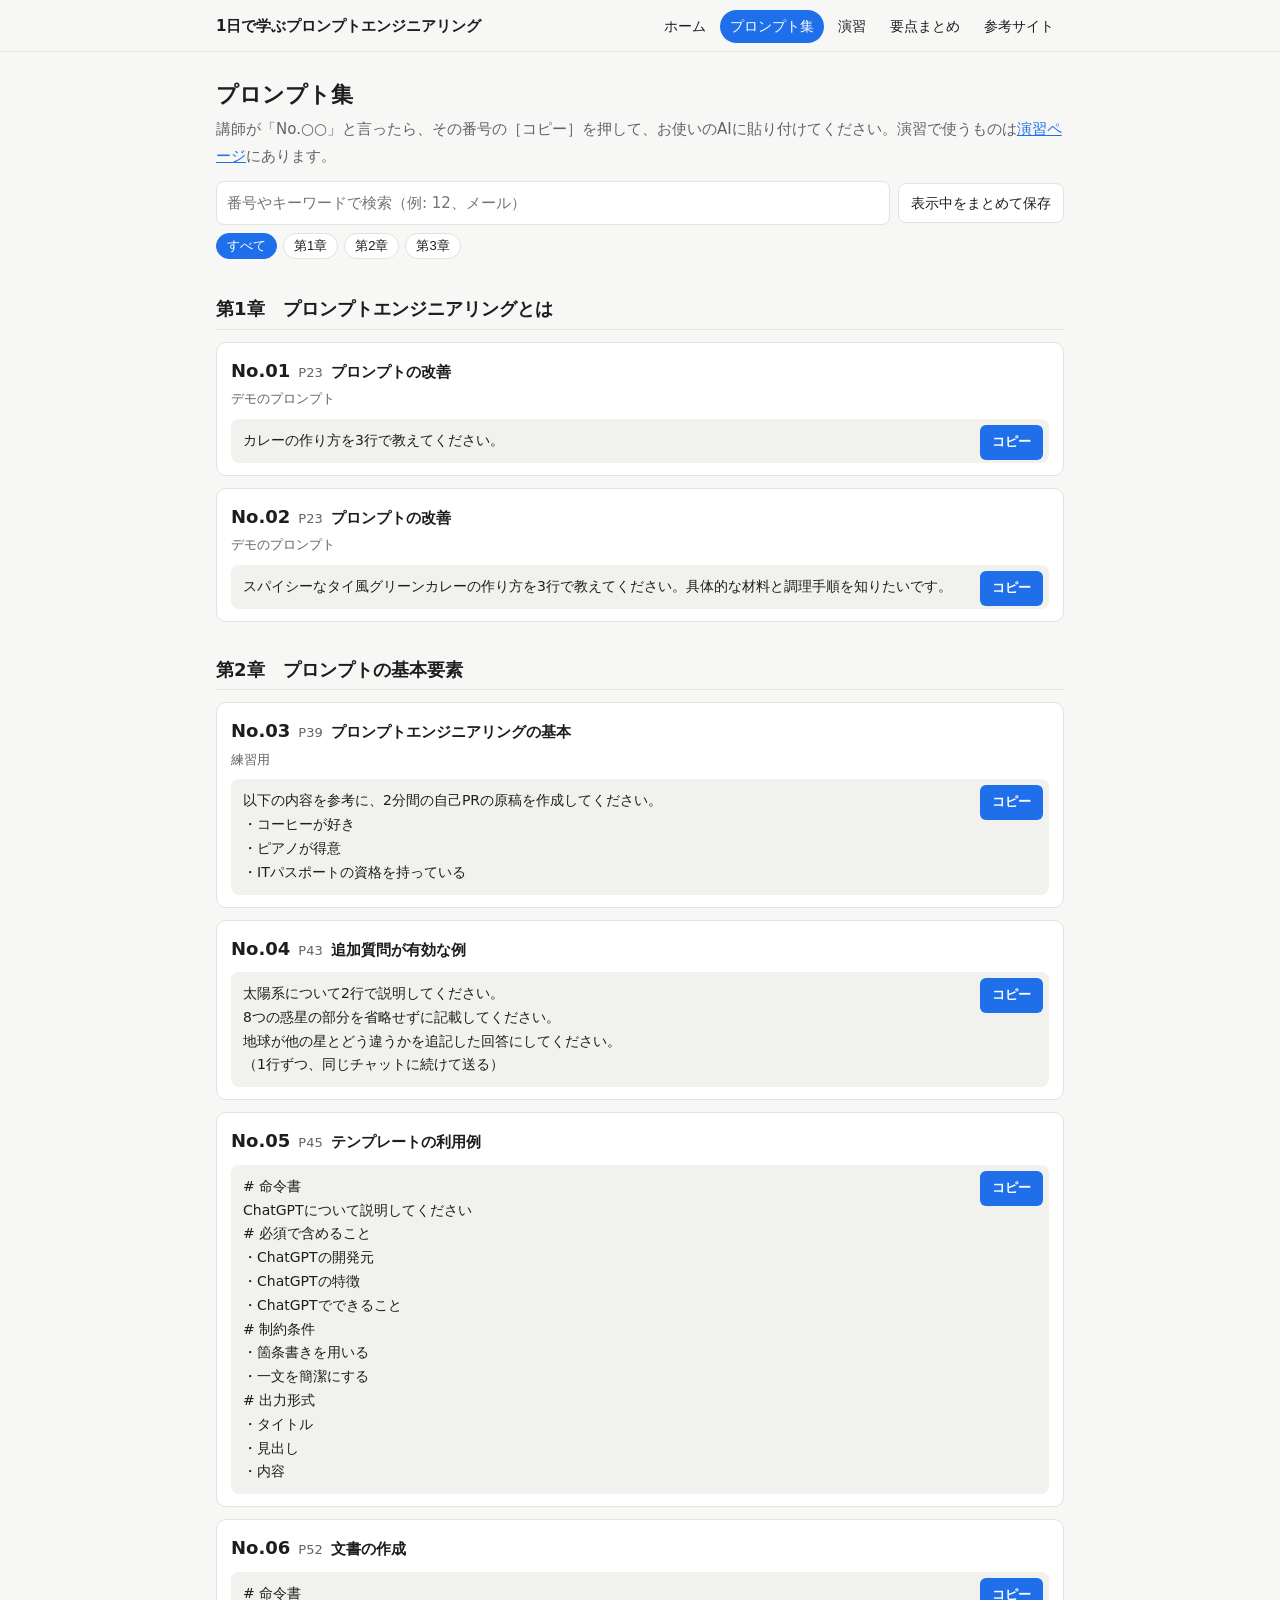
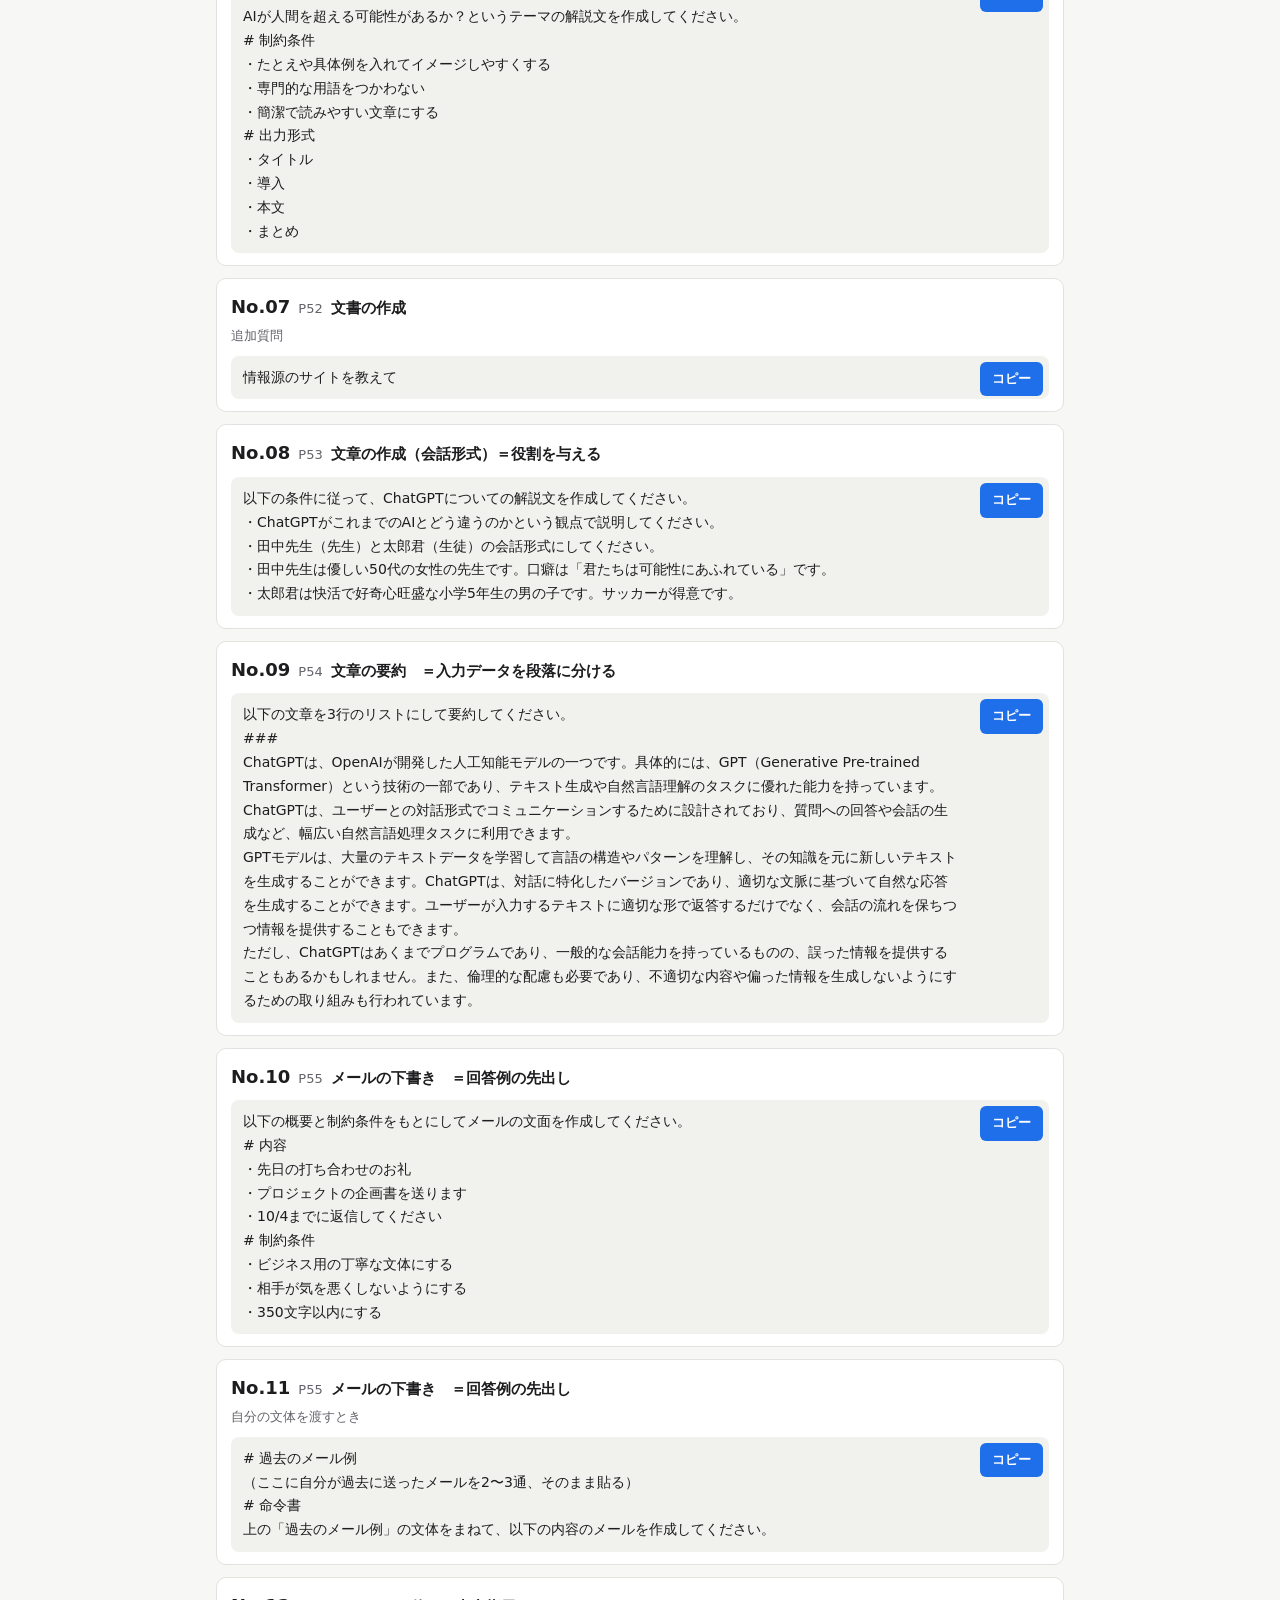
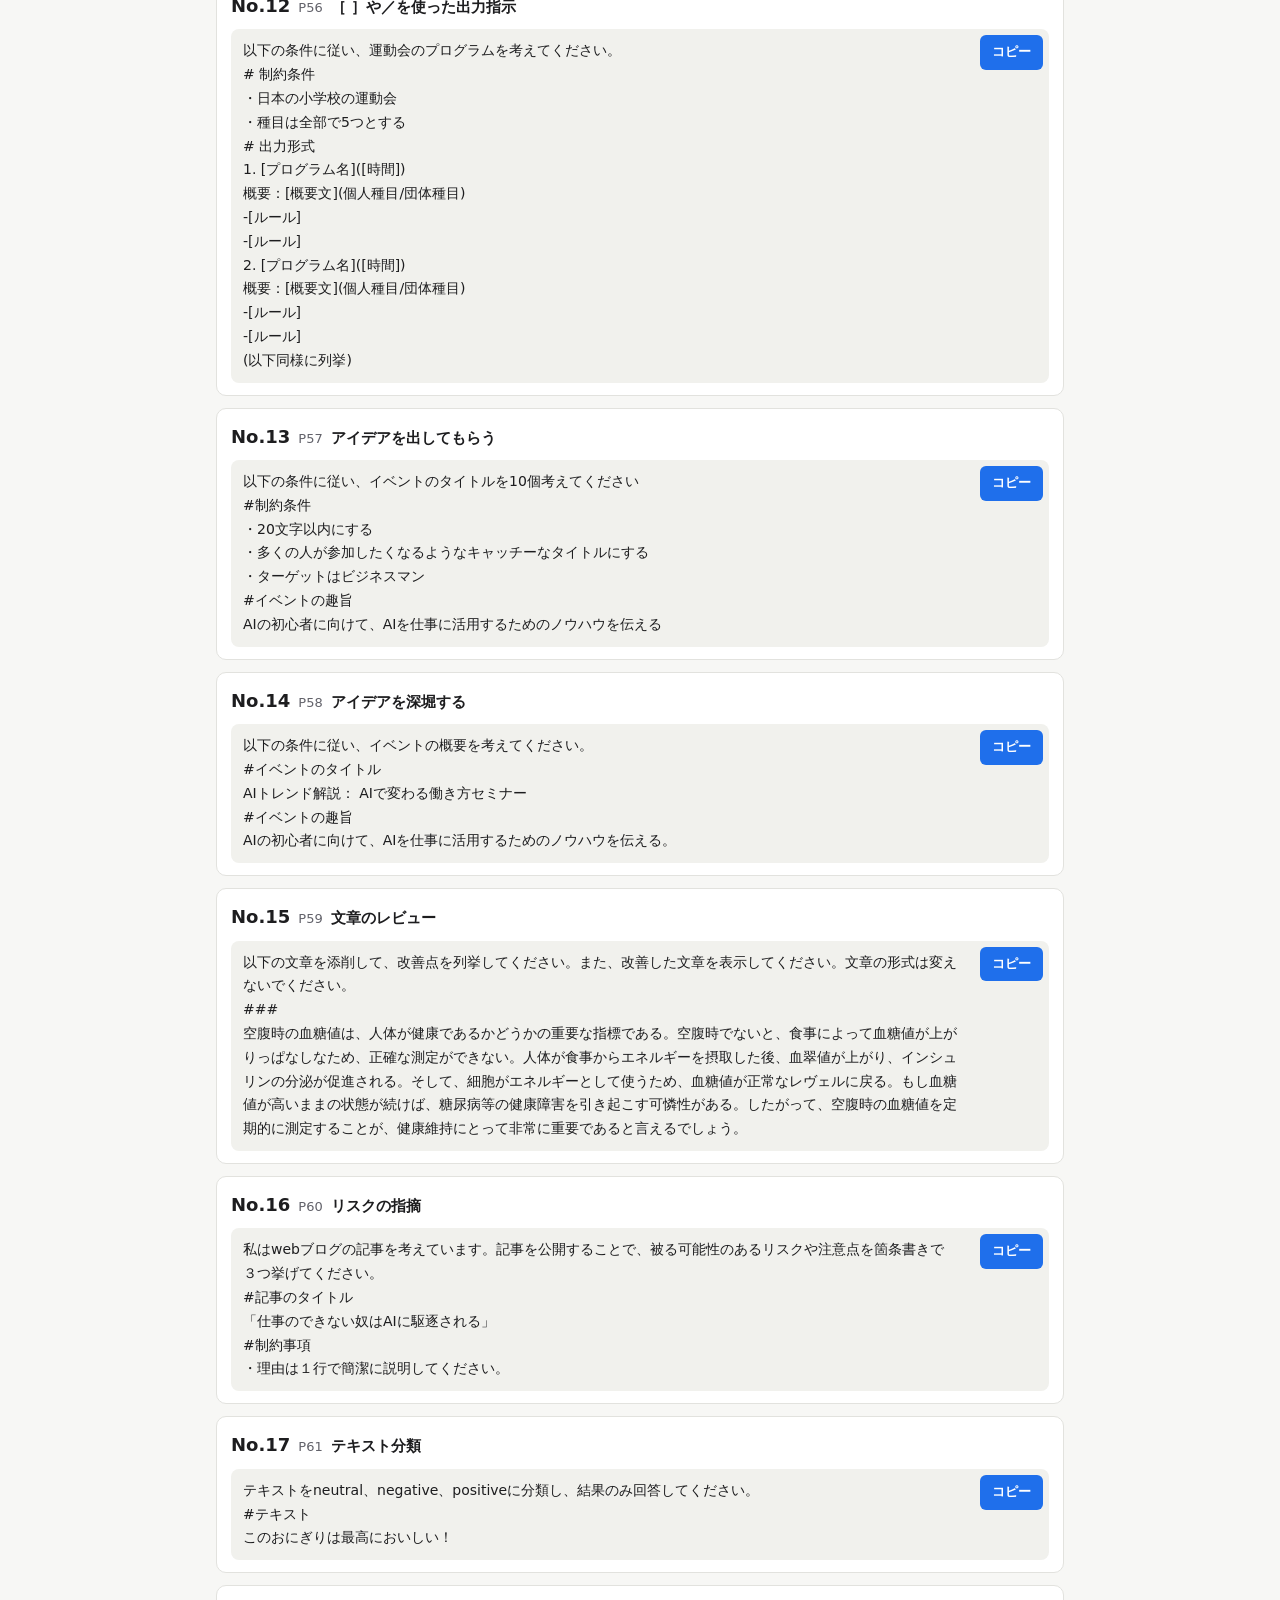
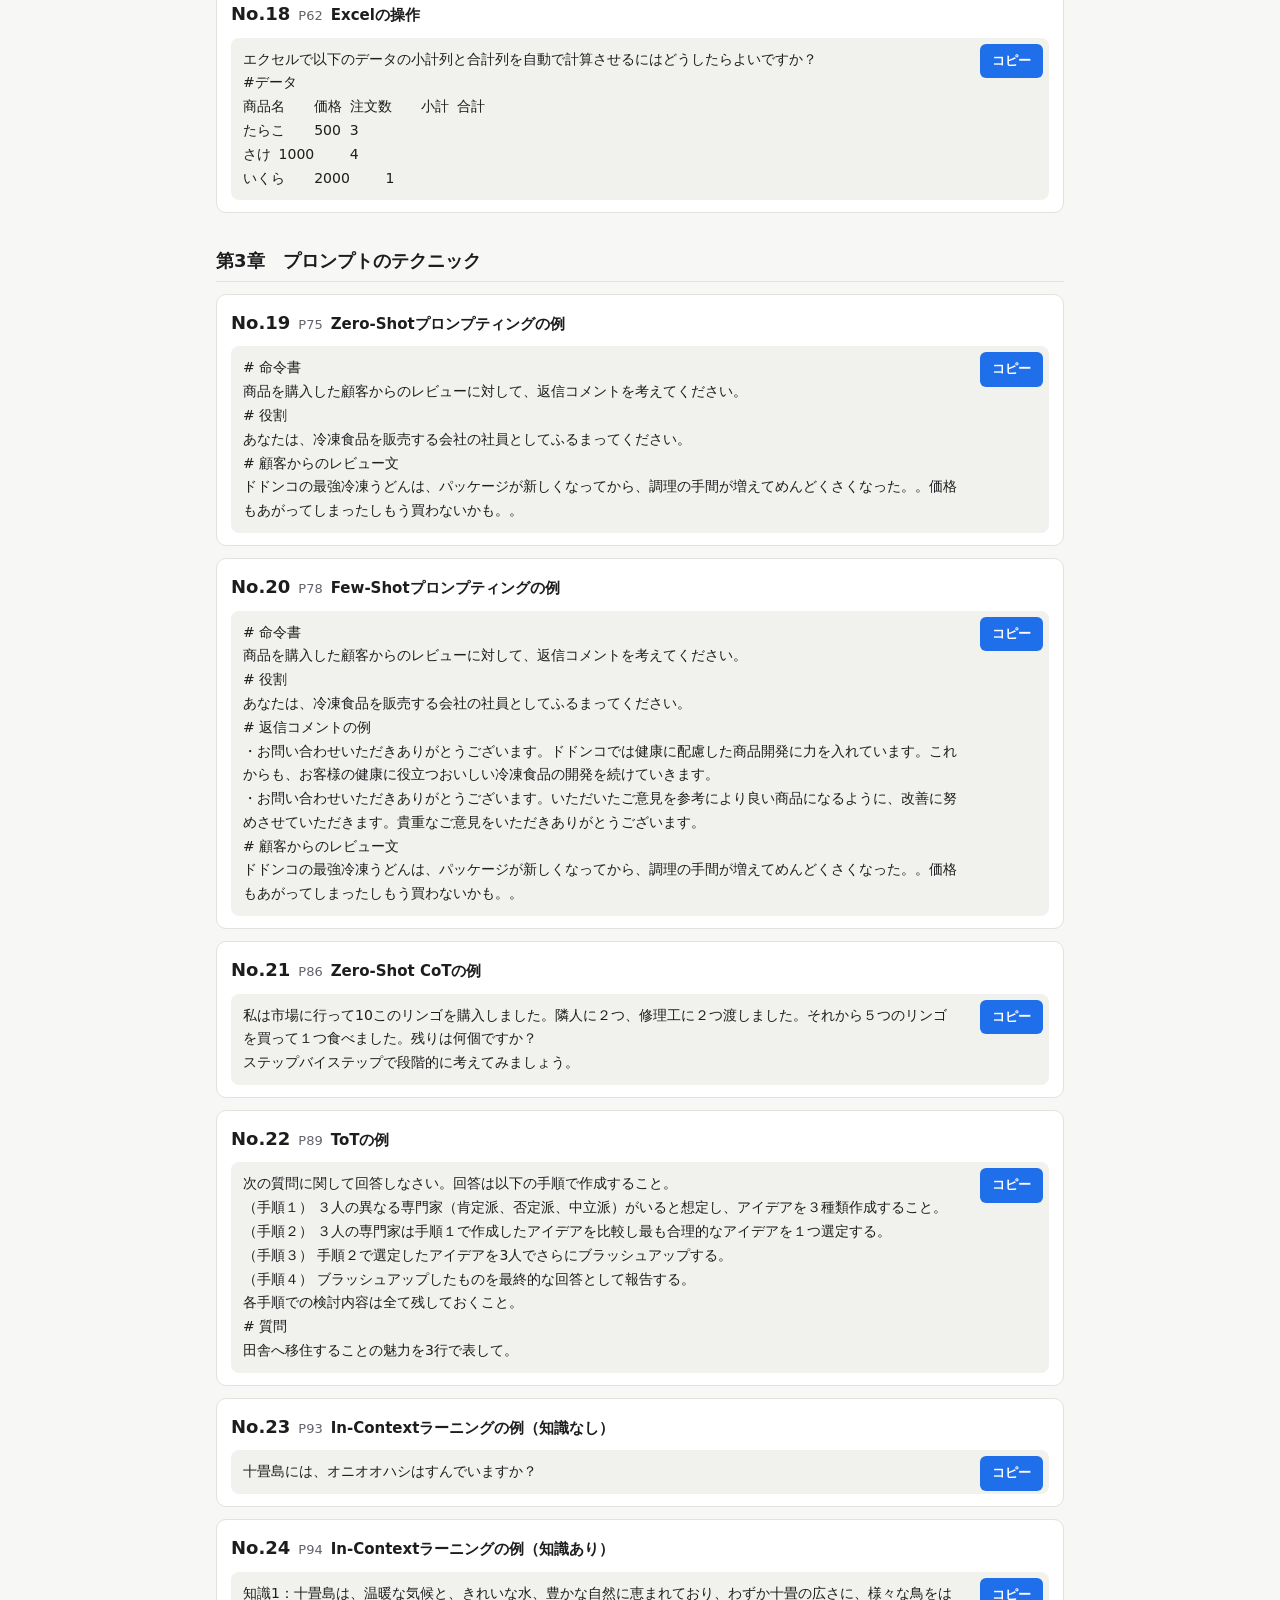
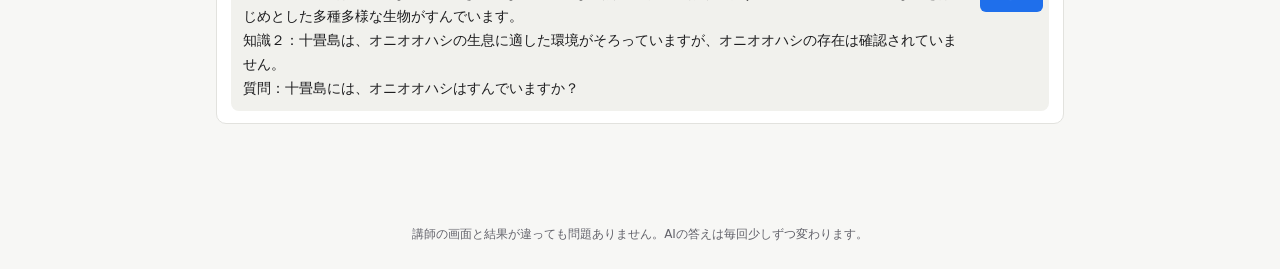
<file: site/prompts.html>
<!DOCTYPE html>
<html lang="ja">
<head>
<meta charset="utf-8">
<meta name="viewport" content="width=device-width, initial-scale=1">
<title>プロンプト集｜1日で学ぶプロンプトエンジニアリング</title>
<meta name="description" content="1日で学ぶプロンプトエンジニアリング 受講者用ページ">
<meta name="release-source" content="https://api.github.com/repos/umeharatakahito/prompt-engineering-1day/contents/release.json release.json">
<link rel="stylesheet" href="assets/style.css">
</head>
<body>
<header class="site-head"><div class="wrap">
<a class="brand" href="index.html">1日で学ぶプロンプトエンジニアリング</a>
<nav class="nav"><a href="index.html">ホーム</a><a href="prompts.html" aria-current=page>プロンプト集</a><a href="exercises.html">演習</a><a href="summary.html">要点まとめ</a><a href="references.html">参考サイト</a></nav>
</div></header>
<main><div class="wrap">
<h1>プロンプト集</h1><p class="lead">講師が「No.○○」と言ったら、その番号の［コピー］を押して、お使いのAIに貼り付けてください。演習で使うものは<a href="exercises.html">演習ページ</a>にあります。</p><div class="toolbar"><input type="search" id="q" placeholder="番号やキーワードで検索（例: 12、メール）" aria-label="検索"><button class="btn" type="button" data-download=".card:not(.hidden) pre" data-filename="プロンプト集.txt">表示中をまとめて保存</button></div><div class="chips"><button class="chip" type="button" aria-pressed="true" data-ch="">すべて</button><button class="chip" type="button" aria-pressed="false" data-ch="第1章">第1章</button><button class="chip" type="button" aria-pressed="false" data-ch="第2章">第2章</button><button class="chip" type="button" aria-pressed="false" data-ch="第3章">第3章</button></div><section data-filter-group><h2>第1章　プロンプトエンジニアリングとは</h2><section class="card" id="n1" data-filter-item data-no="1" data-ch="第1章" data-search="1 p23 プロンプトの改善 デモのプロンプト カレーの作り方を3行で教えてください。"><div class="meta"><span class="no">No.01</span><span class="pg">P23</span><span class="ttl">プロンプトの改善</span></div><div class="sub">デモのプロンプト</div><div class="box"><pre>カレーの作り方を3行で教えてください。</pre><button class="copy" type="button">コピー</button></div></section><section class="card" id="n2" data-filter-item data-no="2" data-ch="第1章" data-search="2 p23 プロンプトの改善 デモのプロンプト スパイシーなタイ風グリーンカレーの作り方を3行で教えてください。具体的な材料と調理手順を知りたいです。"><div class="meta"><span class="no">No.02</span><span class="pg">P23</span><span class="ttl">プロンプトの改善</span></div><div class="sub">デモのプロンプト</div><div class="box"><pre>スパイシーなタイ風グリーンカレーの作り方を3行で教えてください。具体的な材料と調理手順を知りたいです。</pre><button class="copy" type="button">コピー</button></div></section></section><section data-filter-group><h2>第2章　プロンプトの基本要素</h2><section class="card" id="n3" data-filter-item data-no="3" data-ch="第2章" data-search="3 p39 プロンプトエンジニアリングの基本 練習用 以下の内容を参考に、2分間の自己prの原稿を作成してください。
・コーヒーが好き
・ピアノが得意
・itパスポートの資格を持っている"><div class="meta"><span class="no">No.03</span><span class="pg">P39</span><span class="ttl">プロンプトエンジニアリングの基本</span></div><div class="sub">練習用</div><div class="box"><pre>以下の内容を参考に、2分間の自己PRの原稿を作成してください。
・コーヒーが好き
・ピアノが得意
・ITパスポートの資格を持っている</pre><button class="copy" type="button">コピー</button></div></section><section class="card" id="n4" data-filter-item data-no="4" data-ch="第2章" data-search="4 p43 追加質問が有効な例  太陽系について2行で説明してください。
8つの惑星の部分を省略せずに記載してください。
地球が他の星とどう違うかを追記した回答にしてください。
（1行ずつ、同じチャットに続けて送る）"><div class="meta"><span class="no">No.04</span><span class="pg">P43</span><span class="ttl">追加質問が有効な例</span></div><div class="box"><pre>太陽系について2行で説明してください。
8つの惑星の部分を省略せずに記載してください。
地球が他の星とどう違うかを追記した回答にしてください。
（1行ずつ、同じチャットに続けて送る）</pre><button class="copy" type="button">コピー</button></div></section><section class="card" id="n5" data-filter-item data-no="5" data-ch="第2章" data-search="5 p45 テンプレートの利用例  # 命令書
chatgptについて説明してください
# 必須で含めること
・chatgptの開発元
・chatgptの特徴
・chatgptでできること
# 制約条件
・箇条書きを用いる
・一文を簡潔にする
# 出力形式
・タイトル
・見出し
・内容"><div class="meta"><span class="no">No.05</span><span class="pg">P45</span><span class="ttl">テンプレートの利用例</span></div><div class="box"><pre># 命令書
ChatGPTについて説明してください
# 必須で含めること
・ChatGPTの開発元
・ChatGPTの特徴
・ChatGPTでできること
# 制約条件
・箇条書きを用いる
・一文を簡潔にする
# 出力形式
・タイトル
・見出し
・内容</pre><button class="copy" type="button">コピー</button></div></section><section class="card" id="n6" data-filter-item data-no="6" data-ch="第2章" data-search="6 p52 文書の作成  # 命令書
aiが人間を超える可能性があるか？というテーマの解説文を作成してください。
# 制約条件
・たとえや具体例を入れてイメージしやすくする
・専門的な用語をつかわない
・簡潔で読みやすい文章にする
# 出力形式
・タイトル
・導入
・本文
・まとめ"><div class="meta"><span class="no">No.06</span><span class="pg">P52</span><span class="ttl">文書の作成</span></div><div class="box"><pre># 命令書
AIが人間を超える可能性があるか？というテーマの解説文を作成してください。
# 制約条件
・たとえや具体例を入れてイメージしやすくする
・専門的な用語をつかわない
・簡潔で読みやすい文章にする
# 出力形式
・タイトル
・導入
・本文
・まとめ</pre><button class="copy" type="button">コピー</button></div></section><section class="card" id="n7" data-filter-item data-no="7" data-ch="第2章" data-search="7 p52 文書の作成 追加質問 情報源のサイトを教えて"><div class="meta"><span class="no">No.07</span><span class="pg">P52</span><span class="ttl">文書の作成</span></div><div class="sub">追加質問</div><div class="box"><pre>情報源のサイトを教えて</pre><button class="copy" type="button">コピー</button></div></section><section class="card" id="n8" data-filter-item data-no="8" data-ch="第2章" data-search="8 p53 文章の作成（会話形式）＝役割を与える  以下の条件に従って、chatgptについての解説文を作成してください。
・chatgptがこれまでのaiとどう違うのかという観点で説明してください。
・田中先生（先生）と太郎君（生徒）の会話形式にしてください。
・田中先生は優しい50代の女性の先生です。口癖は「君たちは可能性にあふれている」です。
・太郎君は快活で好奇心旺盛な小学5年生の男の子です。サッカーが得意です。"><div class="meta"><span class="no">No.08</span><span class="pg">P53</span><span class="ttl">文章の作成（会話形式）＝役割を与える</span></div><div class="box"><pre>以下の条件に従って、ChatGPTについての解説文を作成してください。
・ChatGPTがこれまでのAIとどう違うのかという観点で説明してください。
・田中先生（先生）と太郎君（生徒）の会話形式にしてください。
・田中先生は優しい50代の女性の先生です。口癖は「君たちは可能性にあふれている」です。
・太郎君は快活で好奇心旺盛な小学5年生の男の子です。サッカーが得意です。</pre><button class="copy" type="button">コピー</button></div></section><section class="card" id="n9" data-filter-item data-no="9" data-ch="第2章" data-search="9 p54 文章の要約　＝入力データを段落に分ける  以下の文章を3行のリストにして要約してください。
###
chatgptは、openaiが開発した人工知能モデルの一つです。具体的には、gpt（generative pre-trained transformer）という技術の一部であり、テキスト生成や自然言語理解のタスクに優れた能力を持っています。chatgptは、ユーザーとの対話形式でコミュニケーションするために設計されており、質問への回答や会話の生成など、幅広い自然言語処理タスクに利用できます。
gptモデルは、大量のテキストデータを学習して言語の構造やパターンを理解し、その知識を元に新しいテキストを生成することができます。chatgptは、対話に特化したバージョンであり、適切な文脈に基づいて自然な応答を生成することができます。ユーザーが入力するテキストに適切な形で返答するだけでなく、会話の流れを保ちつつ情報を提供することもできます。
ただし、chatgptはあくまでプログラムであり、一般的な会話能力を持っているものの、誤った情報を提供することもあるかもしれません。また、倫理的な配慮も必要であり、不適切な内容や偏った情報を生成しないようにするための取り組みも行われています。"><div class="meta"><span class="no">No.09</span><span class="pg">P54</span><span class="ttl">文章の要約　＝入力データを段落に分ける</span></div><div class="box"><pre>以下の文章を3行のリストにして要約してください。
###
ChatGPTは、OpenAIが開発した人工知能モデルの一つです。具体的には、GPT（Generative Pre-trained Transformer）という技術の一部であり、テキスト生成や自然言語理解のタスクに優れた能力を持っています。ChatGPTは、ユーザーとの対話形式でコミュニケーションするために設計されており、質問への回答や会話の生成など、幅広い自然言語処理タスクに利用できます。
GPTモデルは、大量のテキストデータを学習して言語の構造やパターンを理解し、その知識を元に新しいテキストを生成することができます。ChatGPTは、対話に特化したバージョンであり、適切な文脈に基づいて自然な応答を生成することができます。ユーザーが入力するテキストに適切な形で返答するだけでなく、会話の流れを保ちつつ情報を提供することもできます。
ただし、ChatGPTはあくまでプログラムであり、一般的な会話能力を持っているものの、誤った情報を提供することもあるかもしれません。また、倫理的な配慮も必要であり、不適切な内容や偏った情報を生成しないようにするための取り組みも行われています。</pre><button class="copy" type="button">コピー</button></div></section><section class="card" id="n10" data-filter-item data-no="10" data-ch="第2章" data-search="10 p55 メールの下書き　＝回答例の先出し  以下の概要と制約条件をもとにしてメールの文面を作成してください。
# 内容
・先日の打ち合わせのお礼
・プロジェクトの企画書を送ります
・10/4までに返信してください
# 制約条件
・ビジネス用の丁寧な文体にする
・相手が気を悪くしないようにする
・350文字以内にする"><div class="meta"><span class="no">No.10</span><span class="pg">P55</span><span class="ttl">メールの下書き　＝回答例の先出し</span></div><div class="box"><pre>以下の概要と制約条件をもとにしてメールの文面を作成してください。
# 内容
・先日の打ち合わせのお礼
・プロジェクトの企画書を送ります
・10/4までに返信してください
# 制約条件
・ビジネス用の丁寧な文体にする
・相手が気を悪くしないようにする
・350文字以内にする</pre><button class="copy" type="button">コピー</button></div></section><section class="card" id="n11" data-filter-item data-no="11" data-ch="第2章" data-search="11 p55 メールの下書き　＝回答例の先出し 自分の文体を渡すとき # 過去のメール例
（ここに自分が過去に送ったメールを2〜3通、そのまま貼る）
# 命令書
上の「過去のメール例」の文体をまねて、以下の内容のメールを作成してください。"><div class="meta"><span class="no">No.11</span><span class="pg">P55</span><span class="ttl">メールの下書き　＝回答例の先出し</span></div><div class="sub">自分の文体を渡すとき</div><div class="box"><pre># 過去のメール例
（ここに自分が過去に送ったメールを2〜3通、そのまま貼る）
# 命令書
上の「過去のメール例」の文体をまねて、以下の内容のメールを作成してください。</pre><button class="copy" type="button">コピー</button></div></section><section class="card" id="n12" data-filter-item data-no="12" data-ch="第2章" data-search="12 p56 ［ ］や／を使った出力指示  以下の条件に従い、運動会のプログラムを考えてください。
# 制約条件
・日本の小学校の運動会
・種目は全部で5つとする
# 出力形式
1. [プログラム名]([時間])
概要：[概要文](個人種目/団体種目)
-[ルール]
-[ルール]
2. [プログラム名]([時間])
概要：[概要文](個人種目/団体種目)
-[ルール]
-[ルール]
(以下同様に列挙)"><div class="meta"><span class="no">No.12</span><span class="pg">P56</span><span class="ttl">［ ］や／を使った出力指示</span></div><div class="box"><pre>以下の条件に従い、運動会のプログラムを考えてください。
# 制約条件
・日本の小学校の運動会
・種目は全部で5つとする
# 出力形式
1. [プログラム名]([時間])
概要：[概要文](個人種目/団体種目)
-[ルール]
-[ルール]
2. [プログラム名]([時間])
概要：[概要文](個人種目/団体種目)
-[ルール]
-[ルール]
(以下同様に列挙)</pre><button class="copy" type="button">コピー</button></div></section><section class="card" id="n13" data-filter-item data-no="13" data-ch="第2章" data-search="13 p57 アイデアを出してもらう  以下の条件に従い、イベントのタイトルを10個考えてください
#制約条件
・20文字以内にする
・多くの人が参加したくなるようなキャッチーなタイトルにする
・ターゲットはビジネスマン
#イベントの趣旨
aiの初心者に向けて、aiを仕事に活用するためのノウハウを伝える"><div class="meta"><span class="no">No.13</span><span class="pg">P57</span><span class="ttl">アイデアを出してもらう</span></div><div class="box"><pre>以下の条件に従い、イベントのタイトルを10個考えてください
#制約条件
・20文字以内にする
・多くの人が参加したくなるようなキャッチーなタイトルにする
・ターゲットはビジネスマン
#イベントの趣旨
AIの初心者に向けて、AIを仕事に活用するためのノウハウを伝える</pre><button class="copy" type="button">コピー</button></div></section><section class="card" id="n14" data-filter-item data-no="14" data-ch="第2章" data-search="14 p58 アイデアを深堀する  以下の条件に従い、イベントの概要を考えてください。
#イベントのタイトル
aiトレンド解説： aiで変わる働き方セミナー
#イベントの趣旨
aiの初心者に向けて、aiを仕事に活用するためのノウハウを伝える。"><div class="meta"><span class="no">No.14</span><span class="pg">P58</span><span class="ttl">アイデアを深堀する</span></div><div class="box"><pre>以下の条件に従い、イベントの概要を考えてください。
#イベントのタイトル
AIトレンド解説： AIで変わる働き方セミナー
#イベントの趣旨
AIの初心者に向けて、AIを仕事に活用するためのノウハウを伝える。</pre><button class="copy" type="button">コピー</button></div></section><section class="card" id="n15" data-filter-item data-no="15" data-ch="第2章" data-search="15 p59 文章のレビュー  以下の文章を添削して、改善点を列挙してください。また、改善した文章を表示してください。文章の形式は変えないでください。
###
空腹時の血糖値は、人体が健康であるかどうかの重要な指標である。空腹時でないと、食事によって血糖値が上がりっぱなしなため、正確な測定ができない。人体が食事からエネルギーを摂取した後、血翠値が上がり、インシュリンの分泌が促進される。そして、細胞がエネルギーとして使うため、血糖値が正常なレヴェルに戻る。もし血糖値が高いままの状態が続けば、糖尿病等の健康障害を引き起こす可憐性がある。したがって、空腹時の血糖値を定期的に測定することが、健康維持にとって非常に重要であると言えるでしょう。"><div class="meta"><span class="no">No.15</span><span class="pg">P59</span><span class="ttl">文章のレビュー</span></div><div class="box"><pre>以下の文章を添削して、改善点を列挙してください。また、改善した文章を表示してください。文章の形式は変えないでください。
###
空腹時の血糖値は、人体が健康であるかどうかの重要な指標である。空腹時でないと、食事によって血糖値が上がりっぱなしなため、正確な測定ができない。人体が食事からエネルギーを摂取した後、血翠値が上がり、インシュリンの分泌が促進される。そして、細胞がエネルギーとして使うため、血糖値が正常なレヴェルに戻る。もし血糖値が高いままの状態が続けば、糖尿病等の健康障害を引き起こす可憐性がある。したがって、空腹時の血糖値を定期的に測定することが、健康維持にとって非常に重要であると言えるでしょう。</pre><button class="copy" type="button">コピー</button></div></section><section class="card" id="n16" data-filter-item data-no="16" data-ch="第2章" data-search="16 p60 リスクの指摘  私はwebブログの記事を考えています。記事を公開することで、被る可能性のあるリスクや注意点を箇条書きで３つ挙げてください。
#記事のタイトル
「仕事のできない奴はaiに駆逐される」
#制約事項
・理由は１行で簡潔に説明してください。"><div class="meta"><span class="no">No.16</span><span class="pg">P60</span><span class="ttl">リスクの指摘</span></div><div class="box"><pre>私はwebブログの記事を考えています。記事を公開することで、被る可能性のあるリスクや注意点を箇条書きで３つ挙げてください。
#記事のタイトル
「仕事のできない奴はAIに駆逐される」
#制約事項
・理由は１行で簡潔に説明してください。</pre><button class="copy" type="button">コピー</button></div></section><section class="card" id="n17" data-filter-item data-no="17" data-ch="第2章" data-search="17 p61 テキスト分類  テキストをneutral、negative、positiveに分類し、結果のみ回答してください。
#テキスト
このおにぎりは最高においしい！"><div class="meta"><span class="no">No.17</span><span class="pg">P61</span><span class="ttl">テキスト分類</span></div><div class="box"><pre>テキストをneutral、negative、positiveに分類し、結果のみ回答してください。
#テキスト
このおにぎりは最高においしい！</pre><button class="copy" type="button">コピー</button></div></section><section class="card" id="n18" data-filter-item data-no="18" data-ch="第2章" data-search="18 p62 excelの操作  エクセルで以下のデータの小計列と合計列を自動で計算させるにはどうしたらよいですか？
#データ
商品名	価格	注文数	小計	合計
たらこ	500	3
さけ	1000	4
いくら	2000	1"><div class="meta"><span class="no">No.18</span><span class="pg">P62</span><span class="ttl">Excelの操作</span></div><div class="box"><pre>エクセルで以下のデータの小計列と合計列を自動で計算させるにはどうしたらよいですか？
#データ
商品名	価格	注文数	小計	合計
たらこ	500	3
さけ	1000	4
いくら	2000	1</pre><button class="copy" type="button">コピー</button></div></section></section><section data-filter-group><h2>第3章　プロンプトのテクニック</h2><section class="card" id="n19" data-filter-item data-no="19" data-ch="第3章" data-search="19 p75 zero-shotプロンプティングの例  # 命令書
商品を購入した顧客からのレビューに対して、返信コメントを考えてください。
# 役割
あなたは、冷凍食品を販売する会社の社員としてふるまってください。
# 顧客からのレビュー文
ドドンコの最強冷凍うどんは、パッケージが新しくなってから、調理の手間が増えてめんどくさくなった。。価格もあがってしまったしもう買わないかも。。"><div class="meta"><span class="no">No.19</span><span class="pg">P75</span><span class="ttl">Zero-Shotプロンプティングの例</span></div><div class="box"><pre># 命令書
商品を購入した顧客からのレビューに対して、返信コメントを考えてください。
# 役割
あなたは、冷凍食品を販売する会社の社員としてふるまってください。
# 顧客からのレビュー文
ドドンコの最強冷凍うどんは、パッケージが新しくなってから、調理の手間が増えてめんどくさくなった。。価格もあがってしまったしもう買わないかも。。</pre><button class="copy" type="button">コピー</button></div></section><section class="card" id="n20" data-filter-item data-no="20" data-ch="第3章" data-search="20 p78 few-shotプロンプティングの例  # 命令書
商品を購入した顧客からのレビューに対して、返信コメントを考えてください。
# 役割
あなたは、冷凍食品を販売する会社の社員としてふるまってください。
# 返信コメントの例
・お問い合わせいただきありがとうございます。ドドンコでは健康に配慮した商品開発に力を入れています。これからも、お客様の健康に役立つおいしい冷凍食品の開発を続けていきます。
・お問い合わせいただきありがとうございます。いただいたご意見を参考により良い商品になるように、改善に努めさせていただきます。貴重なご意見をいただきありがとうございます。
# 顧客からのレビュー文
ドドンコの最強冷凍うどんは、パッケージが新しくなってから、調理の手間が増えてめんどくさくなった。。価格もあがってしまったしもう買わないかも。。"><div class="meta"><span class="no">No.20</span><span class="pg">P78</span><span class="ttl">Few-Shotプロンプティングの例</span></div><div class="box"><pre># 命令書
商品を購入した顧客からのレビューに対して、返信コメントを考えてください。
# 役割
あなたは、冷凍食品を販売する会社の社員としてふるまってください。
# 返信コメントの例
・お問い合わせいただきありがとうございます。ドドンコでは健康に配慮した商品開発に力を入れています。これからも、お客様の健康に役立つおいしい冷凍食品の開発を続けていきます。
・お問い合わせいただきありがとうございます。いただいたご意見を参考により良い商品になるように、改善に努めさせていただきます。貴重なご意見をいただきありがとうございます。
# 顧客からのレビュー文
ドドンコの最強冷凍うどんは、パッケージが新しくなってから、調理の手間が増えてめんどくさくなった。。価格もあがってしまったしもう買わないかも。。</pre><button class="copy" type="button">コピー</button></div></section><section class="card" id="n21" data-filter-item data-no="21" data-ch="第3章" data-search="21 p86 zero-shot cotの例  私は市場に行って10このリンゴを購入しました。隣人に２つ、修理工に２つ渡しました。それから５つのリンゴを買って１つ食べました。残りは何個ですか？
ステップバイステップで段階的に考えてみましょう。"><div class="meta"><span class="no">No.21</span><span class="pg">P86</span><span class="ttl">Zero-Shot CoTの例</span></div><div class="box"><pre>私は市場に行って10このリンゴを購入しました。隣人に２つ、修理工に２つ渡しました。それから５つのリンゴを買って１つ食べました。残りは何個ですか？
ステップバイステップで段階的に考えてみましょう。</pre><button class="copy" type="button">コピー</button></div></section><section class="card" id="n22" data-filter-item data-no="22" data-ch="第3章" data-search="22 p89 totの例  次の質問に関して回答しなさい。回答は以下の手順で作成すること。
（手順１） ３人の異なる専門家（肯定派、否定派、中立派）がいると想定し、アイデアを３種類作成すること。
（手順２） ３人の専門家は手順１で作成したアイデアを比較し最も合理的なアイデアを１つ選定する。
（手順３） 手順２で選定したアイデアを3人でさらにブラッシュアップする。
（手順４） ブラッシュアップしたものを最終的な回答として報告する。
各手順での検討内容は全て残しておくこと。
# 質問
田舎へ移住することの魅力を3行で表して。"><div class="meta"><span class="no">No.22</span><span class="pg">P89</span><span class="ttl">ToTの例</span></div><div class="box"><pre>次の質問に関して回答しなさい。回答は以下の手順で作成すること。
（手順１） ３人の異なる専門家（肯定派、否定派、中立派）がいると想定し、アイデアを３種類作成すること。
（手順２） ３人の専門家は手順１で作成したアイデアを比較し最も合理的なアイデアを１つ選定する。
（手順３） 手順２で選定したアイデアを3人でさらにブラッシュアップする。
（手順４） ブラッシュアップしたものを最終的な回答として報告する。
各手順での検討内容は全て残しておくこと。
# 質問
田舎へ移住することの魅力を3行で表して。</pre><button class="copy" type="button">コピー</button></div></section><section class="card" id="n23" data-filter-item data-no="23" data-ch="第3章" data-search="23 p93 in-contextラーニングの例（知識なし）  十畳島には、オニオオハシはすんでいますか？"><div class="meta"><span class="no">No.23</span><span class="pg">P93</span><span class="ttl">In-Contextラーニングの例（知識なし）</span></div><div class="box"><pre>十畳島には、オニオオハシはすんでいますか？</pre><button class="copy" type="button">コピー</button></div></section><section class="card" id="n24" data-filter-item data-no="24" data-ch="第3章" data-search="24 p94 in-contextラーニングの例（知識あり）  知識1：十畳島は、温暖な気候と、きれいな水、豊かな自然に恵まれており、わずか十畳の広さに、様々な鳥をはじめとした多種多様な生物がすんでいます。
知識２：十畳島は、オニオオハシの生息に適した環境がそろっていますが、オニオオハシの存在は確認されていません。
質問：十畳島には、オニオオハシはすんでいますか？"><div class="meta"><span class="no">No.24</span><span class="pg">P94</span><span class="ttl">In-Contextラーニングの例（知識あり）</span></div><div class="box"><pre>知識1：十畳島は、温暖な気候と、きれいな水、豊かな自然に恵まれており、わずか十畳の広さに、様々な鳥をはじめとした多種多様な生物がすんでいます。
知識２：十畳島は、オニオオハシの生息に適した環境がそろっていますが、オニオオハシの存在は確認されていません。
質問：十畳島には、オニオオハシはすんでいますか？</pre><button class="copy" type="button">コピー</button></div></section></section><p id="empty" class="hidden">該当するものがありません。</p>
</div></main>
<footer class="foot">講師の画面と結果が違っても問題ありません。AIの答えは毎回少しずつ変わります。</footer>
<script src="assets/app.js"></script>
</body>
</html>
</file>
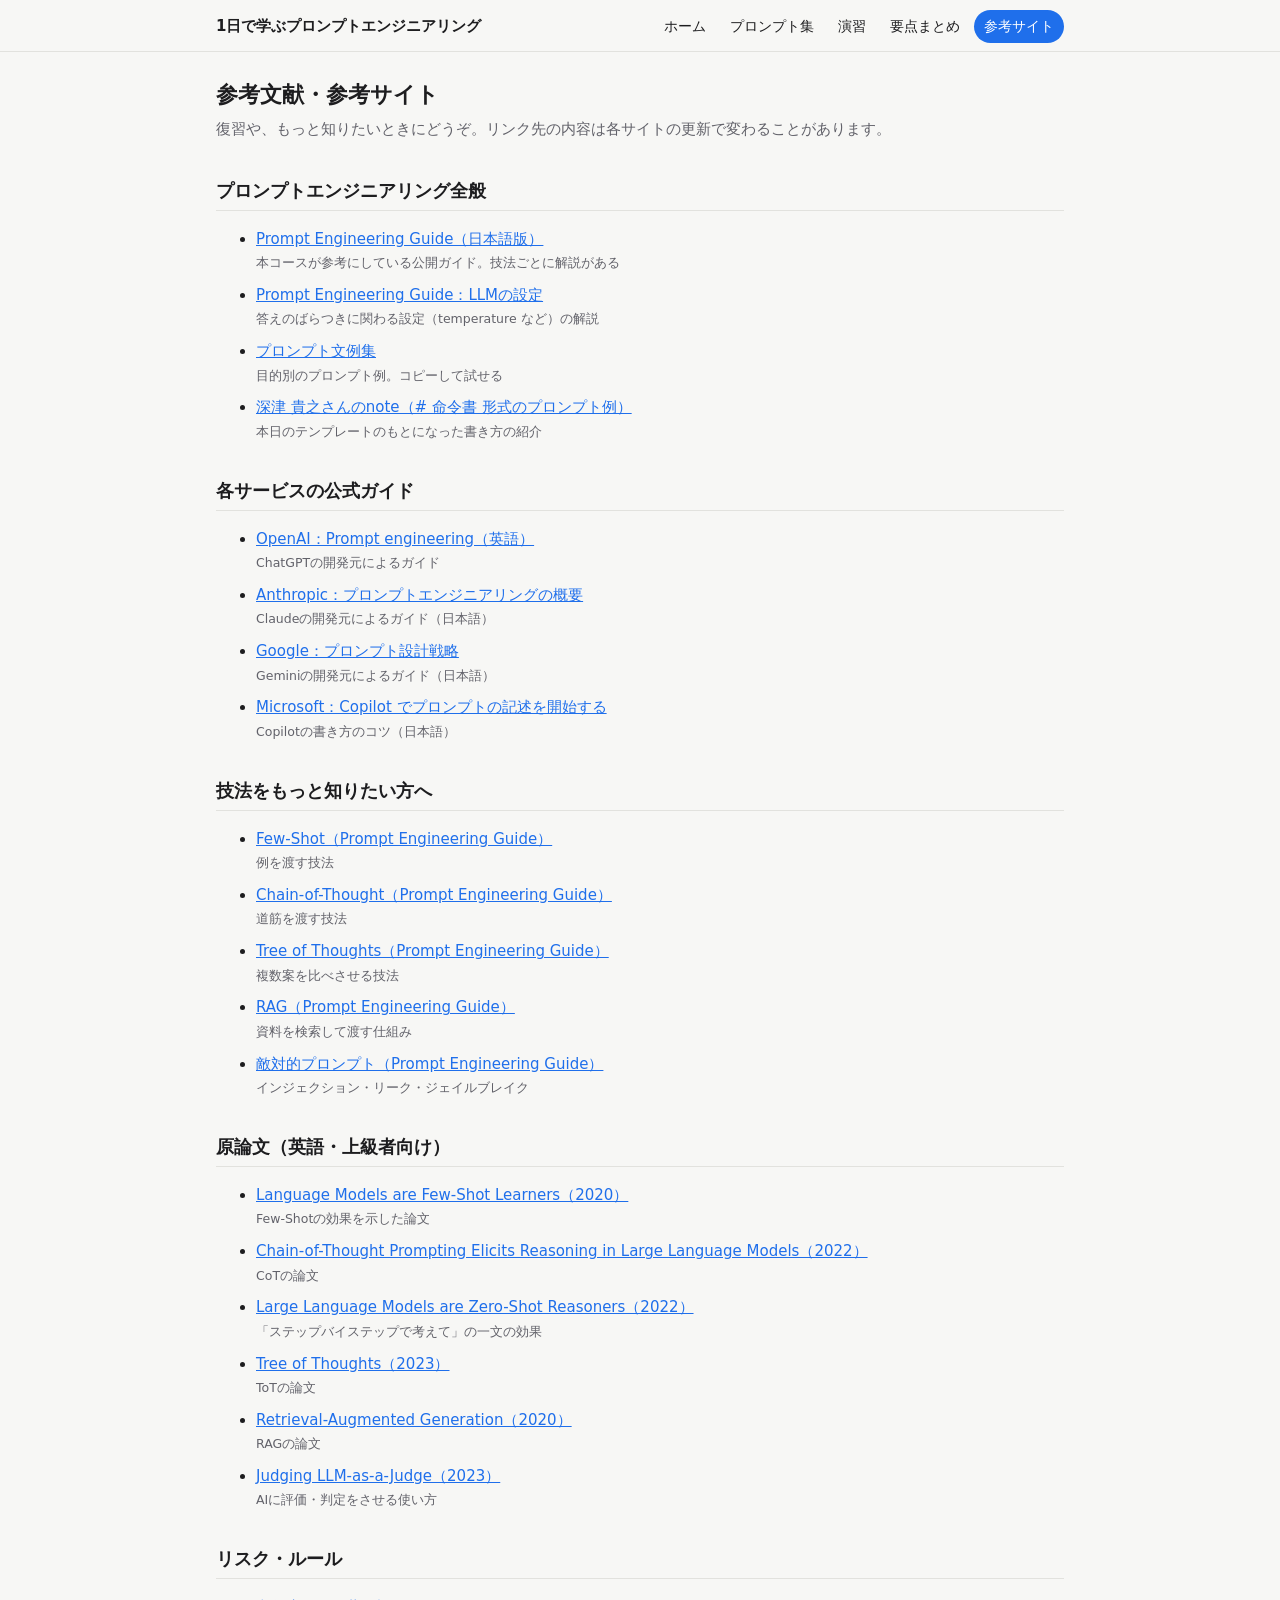
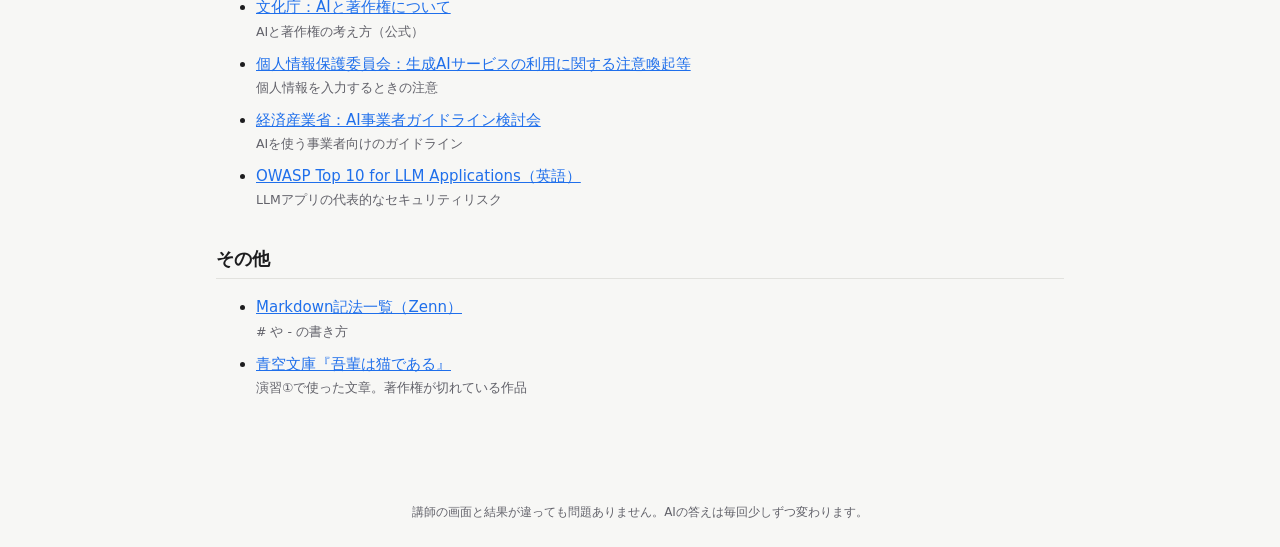
<file: site/references.html>
<!DOCTYPE html>
<html lang="ja">
<head>
<meta charset="utf-8">
<meta name="viewport" content="width=device-width, initial-scale=1">
<title>参考サイト｜1日で学ぶプロンプトエンジニアリング</title>
<meta name="description" content="1日で学ぶプロンプトエンジニアリング 受講者用ページ">
<meta name="release-source" content="https://api.github.com/repos/umeharatakahito/prompt-engineering-1day/contents/release.json release.json">
<link rel="stylesheet" href="assets/style.css">
</head>
<body>
<header class="site-head"><div class="wrap">
<a class="brand" href="index.html">1日で学ぶプロンプトエンジニアリング</a>
<nav class="nav"><a href="index.html">ホーム</a><a href="prompts.html">プロンプト集</a><a href="exercises.html">演習</a><a href="summary.html">要点まとめ</a><a href="references.html" aria-current=page>参考サイト</a></nav>
</div></header>
<main><div class="wrap">
<h1>参考文献・参考サイト</h1><p class="lead">復習や、もっと知りたいときにどうぞ。リンク先の内容は各サイトの更新で変わることがあります。</p><h2>プロンプトエンジニアリング全般</h2><ul class="ref"><li><a href="https://www.promptingguide.ai/jp" target="_blank" rel="noopener">Prompt Engineering Guide（日本語版）</a><small>本コースが参考にしている公開ガイド。技法ごとに解説がある</small></li><li><a href="https://www.promptingguide.ai/jp/introduction/settings" target="_blank" rel="noopener">Prompt Engineering Guide：LLMの設定</a><small>答えのばらつきに関わる設定（temperature など）の解説</small></li><li><a href="https://prompt.quel.jp/" target="_blank" rel="noopener">プロンプト文例集</a><small>目的別のプロンプト例。コピーして試せる</small></li><li><a href="https://note.com/fladdict/n/neff2e9d52224" target="_blank" rel="noopener">深津 貴之さんのnote（# 命令書 形式のプロンプト例）</a><small>本日のテンプレートのもとになった書き方の紹介</small></li></ul><h2>各サービスの公式ガイド</h2><ul class="ref"><li><a href="https://platform.openai.com/docs/guides/prompt-engineering" target="_blank" rel="noopener">OpenAI：Prompt engineering（英語）</a><small>ChatGPTの開発元によるガイド</small></li><li><a href="https://docs.anthropic.com/ja/docs/build-with-claude/prompt-engineering/overview" target="_blank" rel="noopener">Anthropic：プロンプトエンジニアリングの概要</a><small>Claudeの開発元によるガイド（日本語）</small></li><li><a href="https://ai.google.dev/gemini-api/docs/prompting-strategies?hl=ja" target="_blank" rel="noopener">Google：プロンプト設計戦略</a><small>Geminiの開発元によるガイド（日本語）</small></li><li><a href="https://support.microsoft.com/ja-jp/topic/copilot-%E3%83%97%E3%83%AD%E3%83%B3%E3%83%97%E3%83%88%E3%81%AE%E6%A6%82%E8%A6%81-f6c3b467-f07c-4db1-ae54-ffac96184dd5" target="_blank" rel="noopener">Microsoft：Copilot でプロンプトの記述を開始する</a><small>Copilotの書き方のコツ（日本語）</small></li></ul><h2>技法をもっと知りたい方へ</h2><ul class="ref"><li><a href="https://www.promptingguide.ai/jp/techniques/fewshot" target="_blank" rel="noopener">Few-Shot（Prompt Engineering Guide）</a><small>例を渡す技法</small></li><li><a href="https://www.promptingguide.ai/jp/techniques/cot" target="_blank" rel="noopener">Chain-of-Thought（Prompt Engineering Guide）</a><small>道筋を渡す技法</small></li><li><a href="https://www.promptingguide.ai/jp/techniques/tot" target="_blank" rel="noopener">Tree of Thoughts（Prompt Engineering Guide）</a><small>複数案を比べさせる技法</small></li><li><a href="https://www.promptingguide.ai/jp/techniques/rag" target="_blank" rel="noopener">RAG（Prompt Engineering Guide）</a><small>資料を検索して渡す仕組み</small></li><li><a href="https://www.promptingguide.ai/jp/risks/adversarial" target="_blank" rel="noopener">敵対的プロンプト（Prompt Engineering Guide）</a><small>インジェクション・リーク・ジェイルブレイク</small></li></ul><h2>原論文（英語・上級者向け）</h2><ul class="ref"><li><a href="https://arxiv.org/abs/2005.14165" target="_blank" rel="noopener">Language Models are Few-Shot Learners（2020）</a><small>Few-Shotの効果を示した論文</small></li><li><a href="https://arxiv.org/abs/2201.11903" target="_blank" rel="noopener">Chain-of-Thought Prompting Elicits Reasoning in Large Language Models（2022）</a><small>CoTの論文</small></li><li><a href="https://arxiv.org/abs/2205.11916" target="_blank" rel="noopener">Large Language Models are Zero-Shot Reasoners（2022）</a><small>「ステップバイステップで考えて」の一文の効果</small></li><li><a href="https://arxiv.org/abs/2305.10601" target="_blank" rel="noopener">Tree of Thoughts（2023）</a><small>ToTの論文</small></li><li><a href="https://arxiv.org/abs/2005.11401" target="_blank" rel="noopener">Retrieval-Augmented Generation（2020）</a><small>RAGの論文</small></li><li><a href="https://arxiv.org/abs/2306.05685" target="_blank" rel="noopener">Judging LLM-as-a-Judge（2023）</a><small>AIに評価・判定をさせる使い方</small></li></ul><h2>リスク・ルール</h2><ul class="ref"><li><a href="https://www.bunka.go.jp/seisaku/chosakuken/aiandcopyright.html" target="_blank" rel="noopener">文化庁：AIと著作権について</a><small>AIと著作権の考え方（公式）</small></li><li><a href="https://www.ppc.go.jp/news/careful_information/230602_AI_utilize_alert/" target="_blank" rel="noopener">個人情報保護委員会：生成AIサービスの利用に関する注意喚起等</a><small>個人情報を入力するときの注意</small></li><li><a href="https://www.meti.go.jp/shingikai/mono_info_service/ai_shakai_jisso/index.html" target="_blank" rel="noopener">経済産業省：AI事業者ガイドライン検討会</a><small>AIを使う事業者向けのガイドライン</small></li><li><a href="https://genai.owasp.org/llm-top-10/" target="_blank" rel="noopener">OWASP Top 10 for LLM Applications（英語）</a><small>LLMアプリの代表的なセキュリティリスク</small></li></ul><h2>その他</h2><ul class="ref"><li><a href="https://zenn.dev/n_ryosuke/articles/3798c61b8c44df" target="_blank" rel="noopener">Markdown記法一覧（Zenn）</a><small># や - の書き方</small></li><li><a href="https://www.aozora.gr.jp/cards/000148/card789.html" target="_blank" rel="noopener">青空文庫『吾輩は猫である』</a><small>演習①で使った文章。著作権が切れている作品</small></li></ul>
</div></main>
<footer class="foot">講師の画面と結果が違っても問題ありません。AIの答えは毎回少しずつ変わります。</footer>
<script src="assets/app.js"></script>
</body>
</html>
</file>
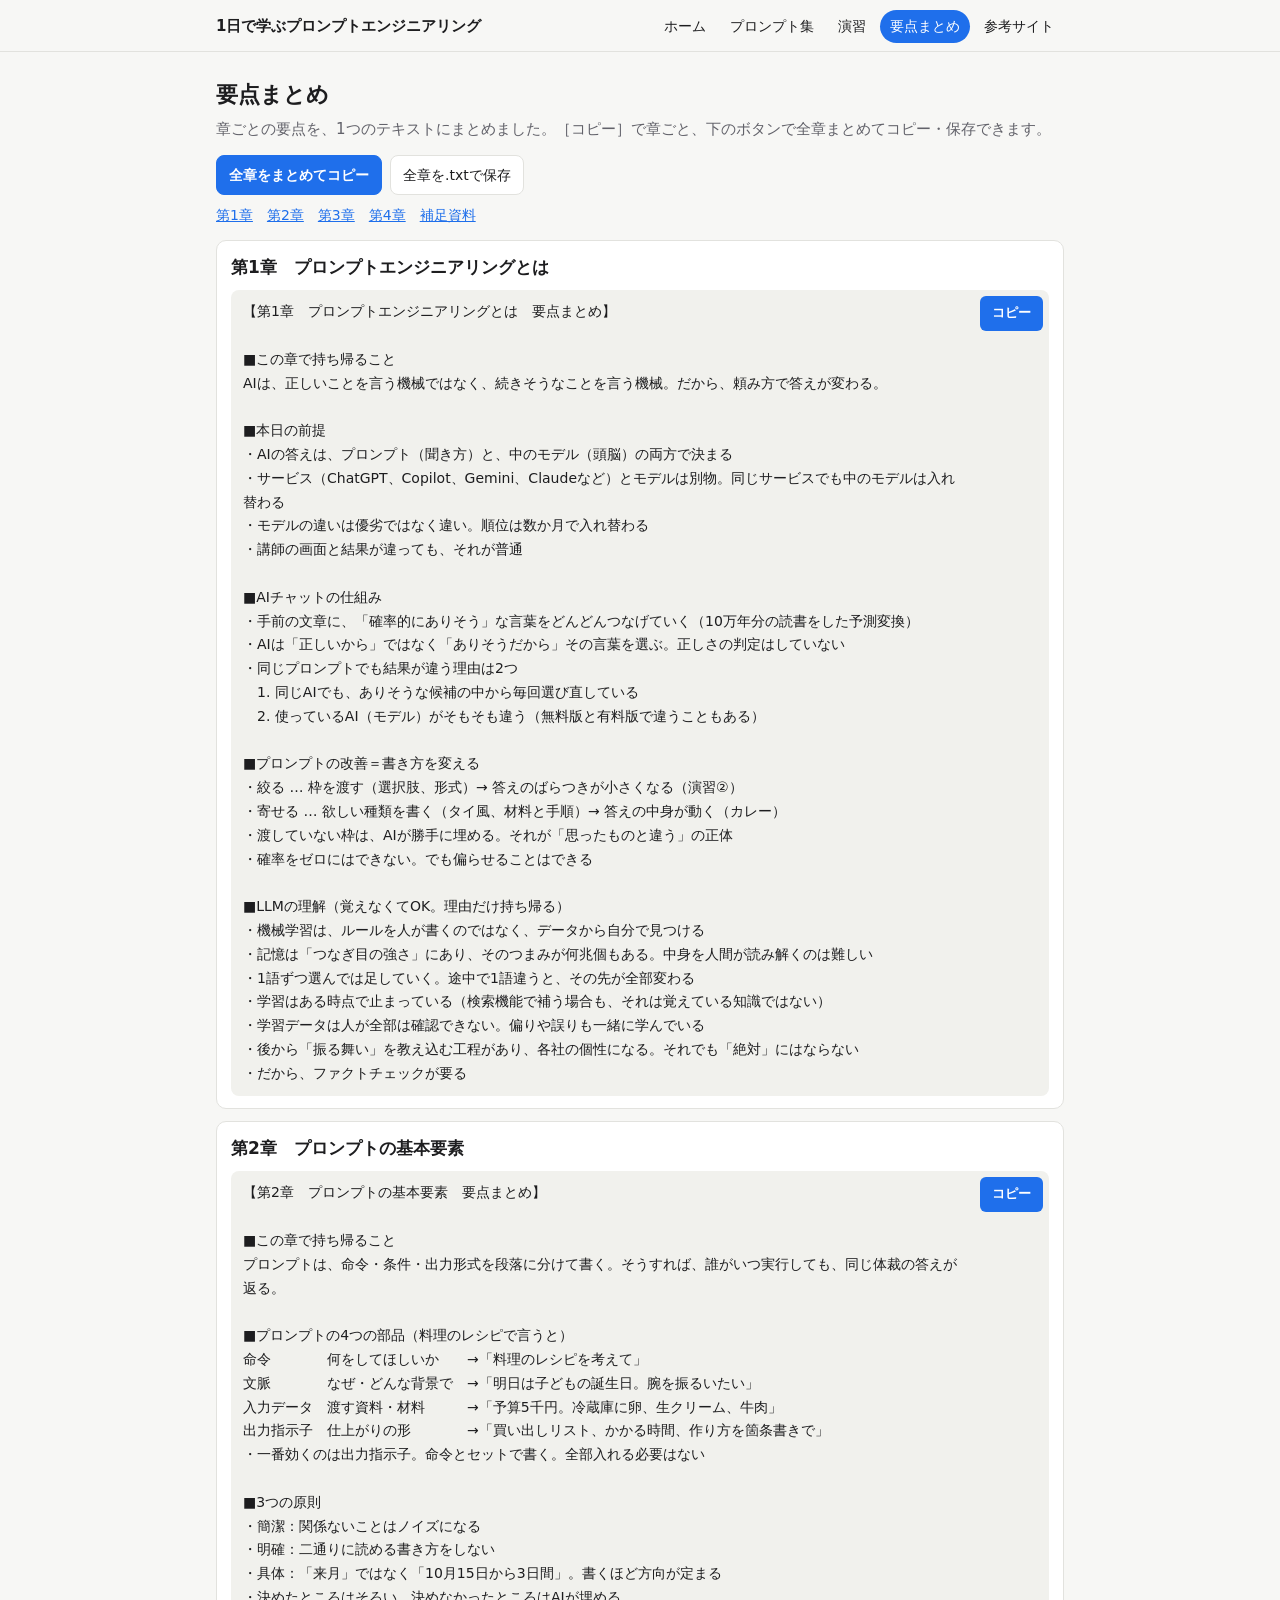
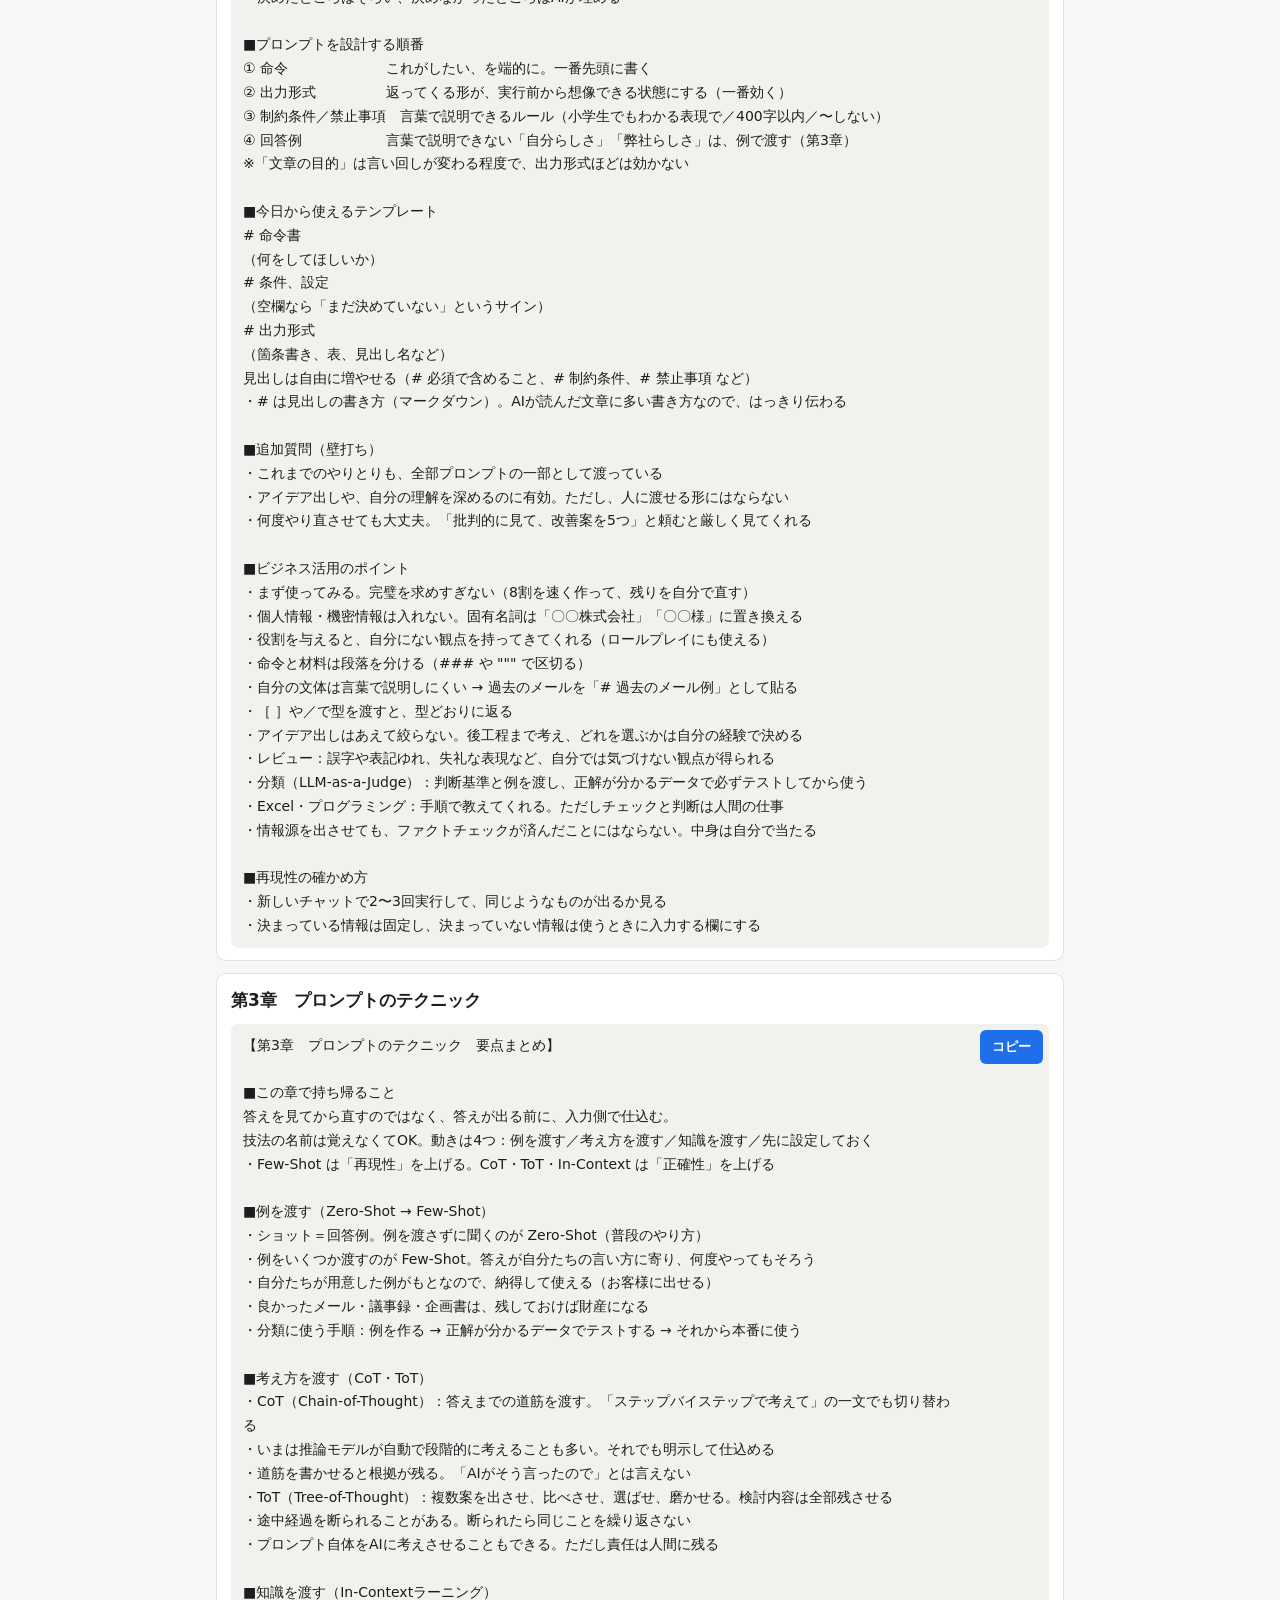
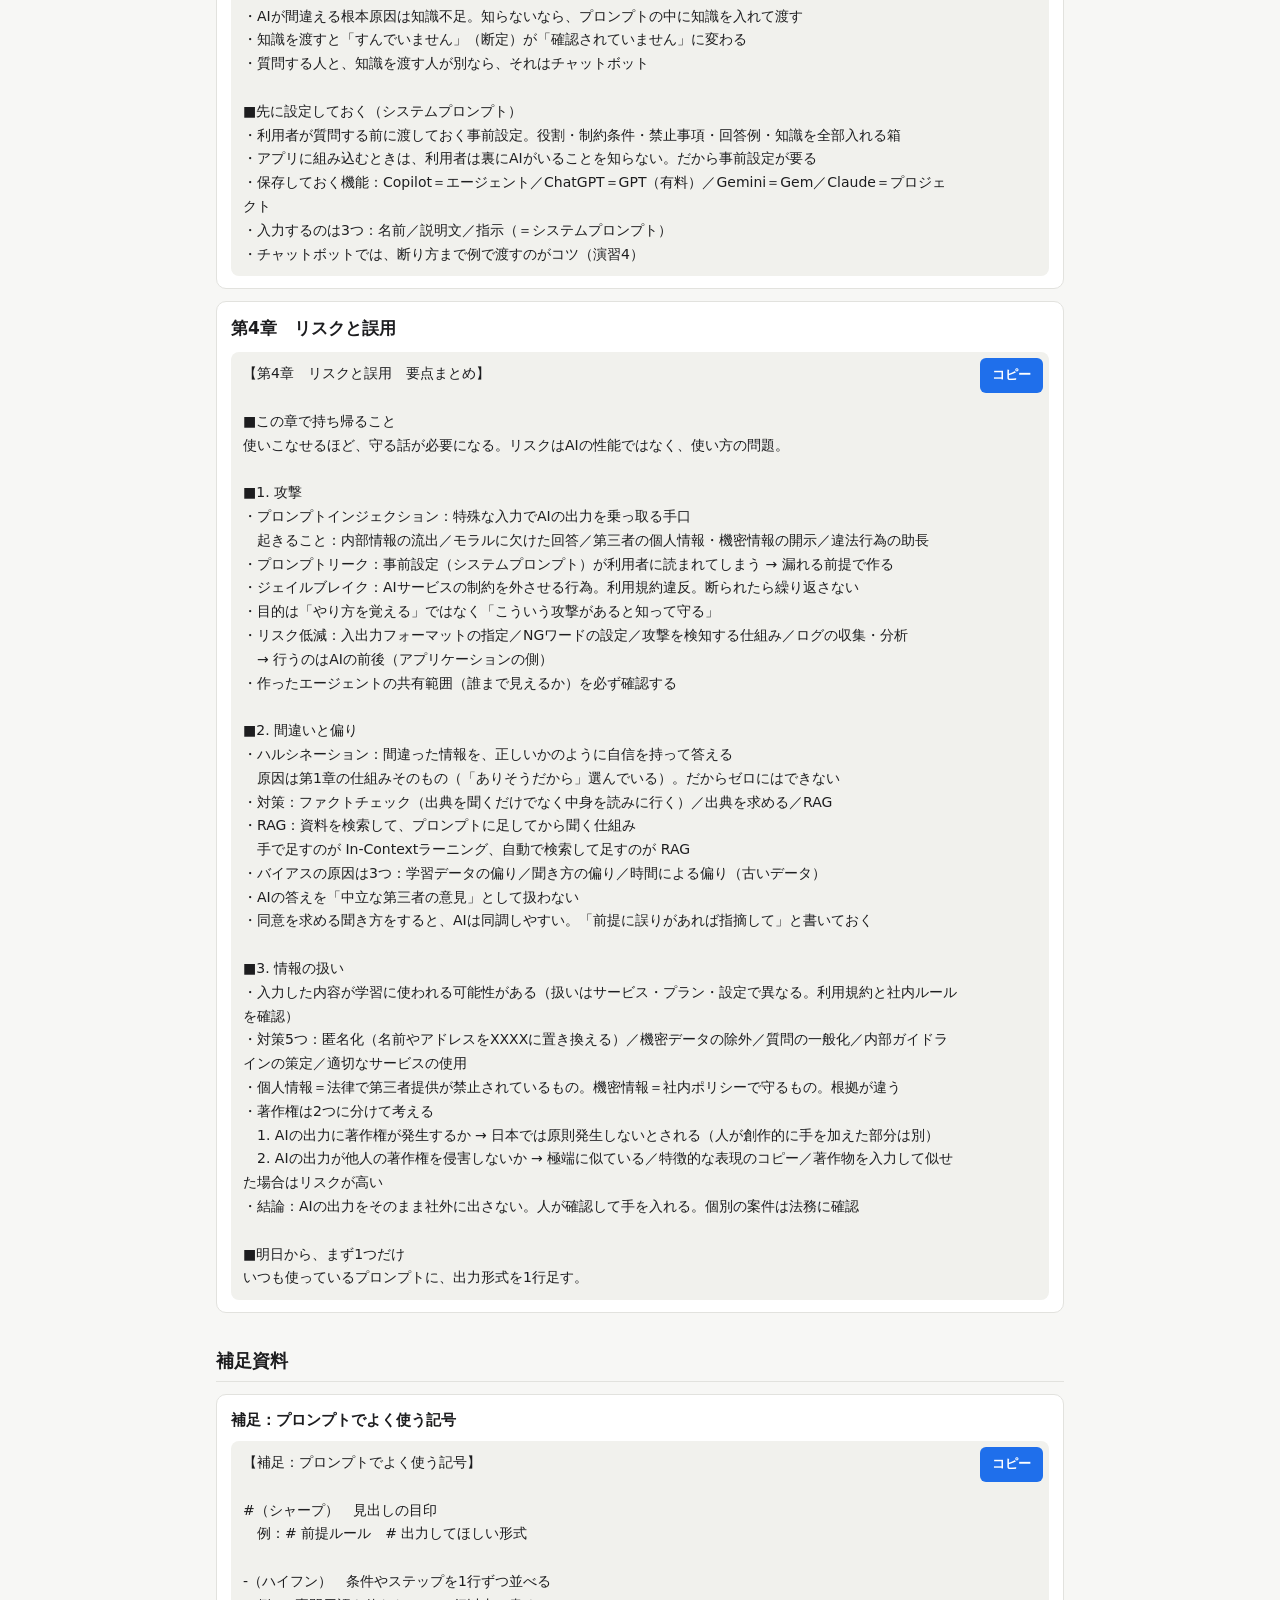
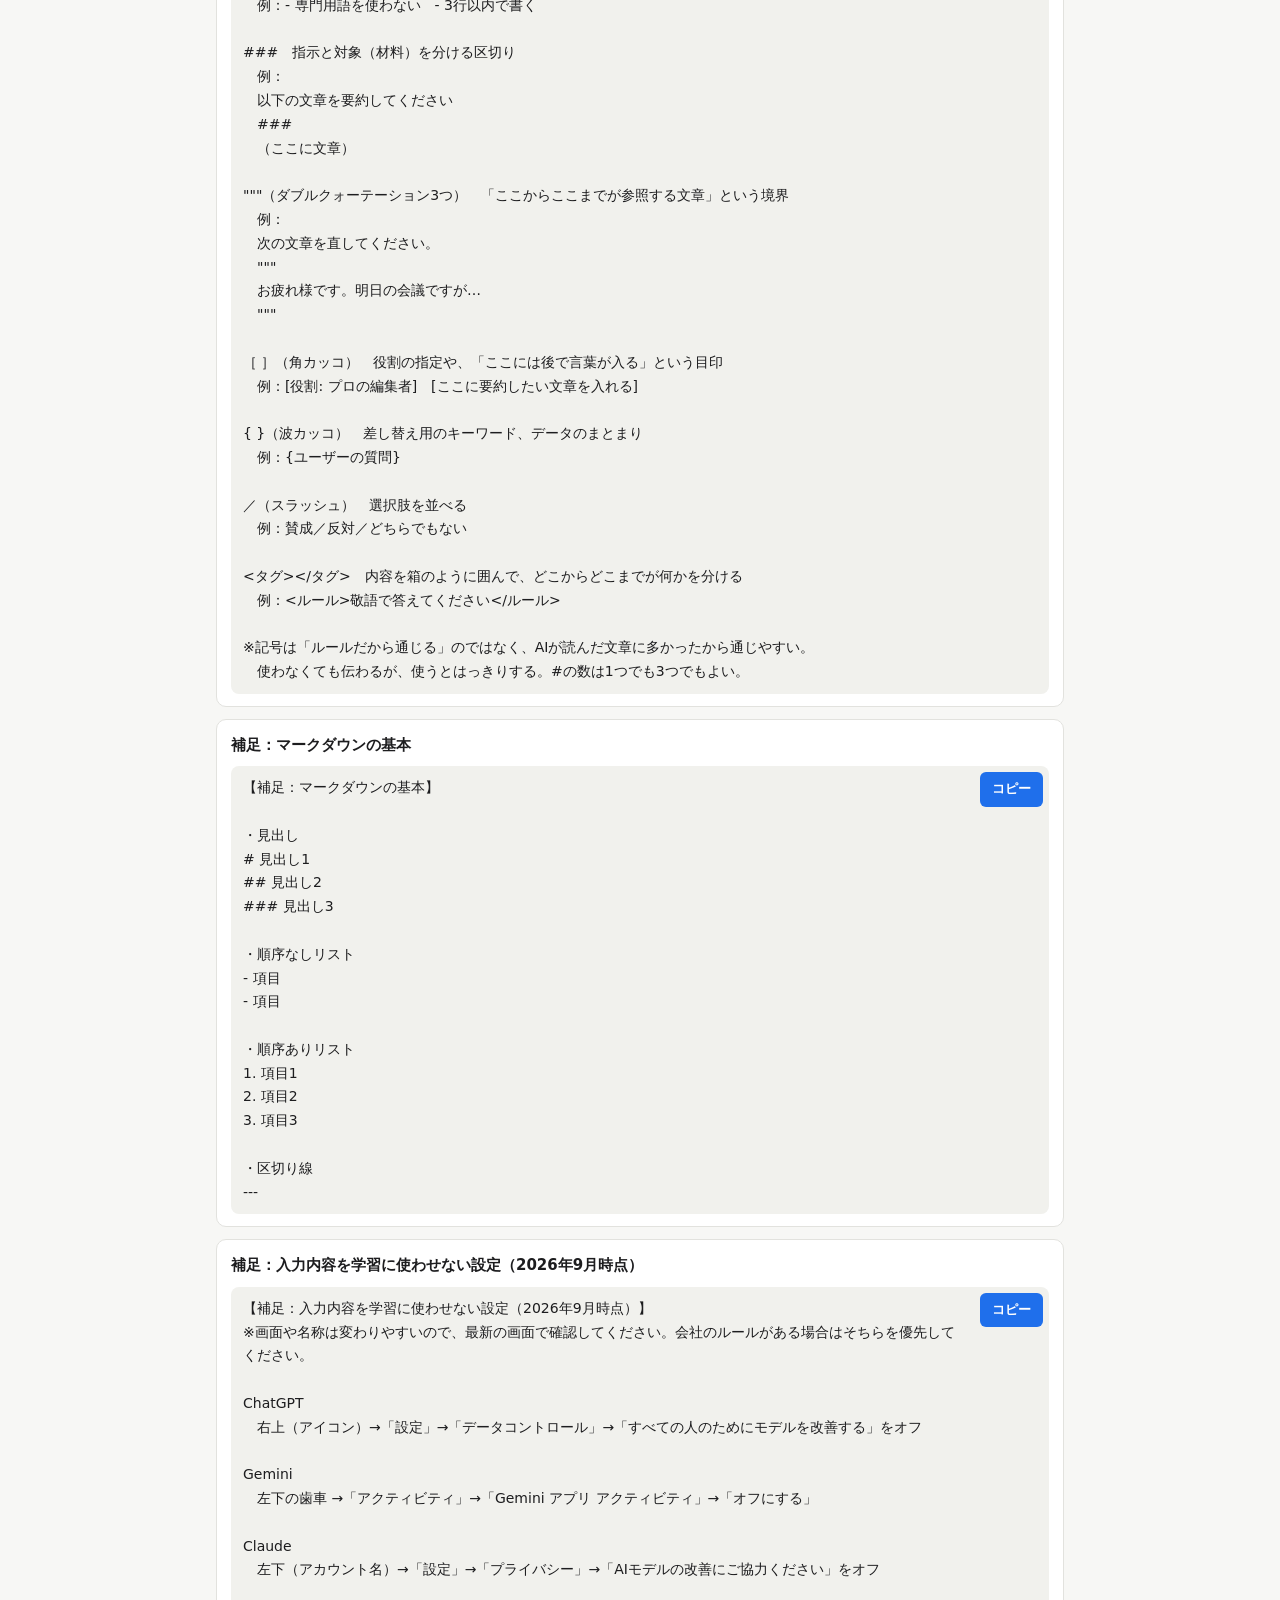
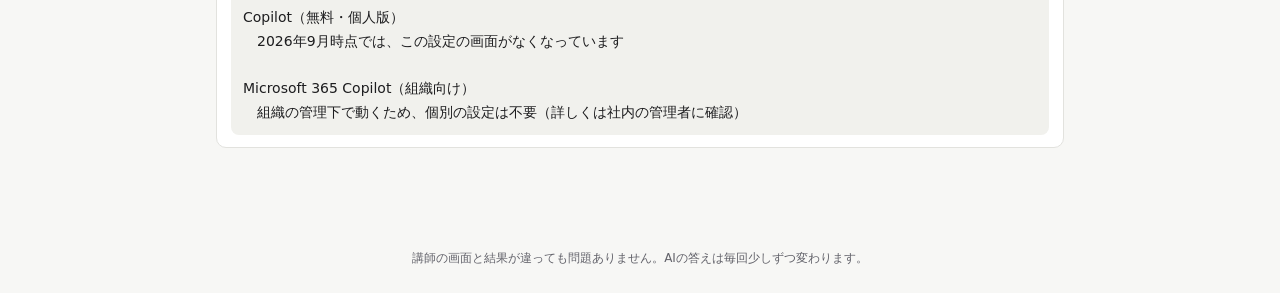
<file: site/summary.html>
<!DOCTYPE html>
<html lang="ja">
<head>
<meta charset="utf-8">
<meta name="viewport" content="width=device-width, initial-scale=1">
<title>要点まとめ｜1日で学ぶプロンプトエンジニアリング</title>
<meta name="description" content="1日で学ぶプロンプトエンジニアリング 受講者用ページ">
<meta name="release-source" content="https://api.github.com/repos/umeharatakahito/prompt-engineering-1day/contents/release.json release.json">
<link rel="stylesheet" href="assets/style.css">
</head>
<body>
<header class="site-head"><div class="wrap">
<a class="brand" href="index.html">1日で学ぶプロンプトエンジニアリング</a>
<nav class="nav"><a href="index.html">ホーム</a><a href="prompts.html">プロンプト集</a><a href="exercises.html">演習</a><a href="summary.html" aria-current=page>要点まとめ</a><a href="references.html">参考サイト</a></nav>
</div></header>
<main><div class="wrap">
<h1>要点まとめ</h1><p class="lead">章ごとの要点を、1つのテキストにまとめました。［コピー］で章ごと、下のボタンで全章まとめてコピー・保存できます。</p><div class="toolbar"><button class="btn primary" type="button" data-copy-all=".sum pre">全章をまとめてコピー</button><button class="btn" type="button" data-download=".sum pre" data-filename="要点まとめ.txt">全章を.txtで保存</button></div><ul class="toc"><li><a href="#s0">第1章</a></li><li><a href="#s1">第2章</a></li><li><a href="#s2">第3章</a></li><li><a href="#s3">第4章</a></li><li><a href="#extra">補足資料</a></li></ul><section class="card sum" id="s0"><div class="meta"><span class="ttl" style="font-size:17px">第1章　プロンプトエンジニアリングとは</span></div><div class="box"><pre>【第1章　プロンプトエンジニアリングとは　要点まとめ】

■この章で持ち帰ること
AIは、正しいことを言う機械ではなく、続きそうなことを言う機械。だから、頼み方で答えが変わる。

■本日の前提
・AIの答えは、プロンプト（聞き方）と、中のモデル（頭脳）の両方で決まる
・サービス（ChatGPT、Copilot、Gemini、Claudeなど）とモデルは別物。同じサービスでも中のモデルは入れ替わる
・モデルの違いは優劣ではなく違い。順位は数か月で入れ替わる
・講師の画面と結果が違っても、それが普通

■AIチャットの仕組み
・手前の文章に、「確率的にありそう」な言葉をどんどんつなげていく（10万年分の読書をした予測変換）
・AIは「正しいから」ではなく「ありそうだから」その言葉を選ぶ。正しさの判定はしていない
・同じプロンプトでも結果が違う理由は2つ
　1. 同じAIでも、ありそうな候補の中から毎回選び直している
　2. 使っているAI（モデル）がそもそも違う（無料版と有料版で違うこともある）

■プロンプトの改善＝書き方を変える
・絞る … 枠を渡す（選択肢、形式）→ 答えのばらつきが小さくなる（演習②）
・寄せる … 欲しい種類を書く（タイ風、材料と手順）→ 答えの中身が動く（カレー）
・渡していない枠は、AIが勝手に埋める。それが「思ったものと違う」の正体
・確率をゼロにはできない。でも偏らせることはできる

■LLMの理解（覚えなくてOK。理由だけ持ち帰る）
・機械学習は、ルールを人が書くのではなく、データから自分で見つける
・記憶は「つなぎ目の強さ」にあり、そのつまみが何兆個もある。中身を人間が読み解くのは難しい
・1語ずつ選んでは足していく。途中で1語違うと、その先が全部変わる
・学習はある時点で止まっている（検索機能で補う場合も、それは覚えている知識ではない）
・学習データは人が全部は確認できない。偏りや誤りも一緒に学んでいる
・後から「振る舞い」を教え込む工程があり、各社の個性になる。それでも「絶対」にはならない
・だから、ファクトチェックが要る</pre><button class="copy" type="button">コピー</button></div></section><section class="card sum" id="s1"><div class="meta"><span class="ttl" style="font-size:17px">第2章　プロンプトの基本要素</span></div><div class="box"><pre>【第2章　プロンプトの基本要素　要点まとめ】

■この章で持ち帰ること
プロンプトは、命令・条件・出力形式を段落に分けて書く。そうすれば、誰がいつ実行しても、同じ体裁の答えが返る。

■プロンプトの4つの部品（料理のレシピで言うと）
命令　　　　何をしてほしいか　　→「料理のレシピを考えて」
文脈　　　　なぜ・どんな背景で　→「明日は子どもの誕生日。腕を振るいたい」
入力データ　渡す資料・材料　　　→「予算5千円。冷蔵庫に卵、生クリーム、牛肉」
出力指示子　仕上がりの形　　　　→「買い出しリスト、かかる時間、作り方を箇条書きで」
・一番効くのは出力指示子。命令とセットで書く。全部入れる必要はない

■3つの原則
・簡潔：関係ないことはノイズになる
・明確：二通りに読める書き方をしない
・具体：「来月」ではなく「10月15日から3日間」。書くほど方向が定まる
・決めたところはそろい、決めなかったところはAIが埋める

■プロンプトを設計する順番
① 命令　　　　　　　これがしたい、を端的に。一番先頭に書く
② 出力形式　　　　　返ってくる形が、実行前から想像できる状態にする（一番効く）
③ 制約条件／禁止事項　言葉で説明できるルール（小学生でもわかる表現で／400字以内／〜しない）
④ 回答例　　　　　　言葉で説明できない「自分らしさ」「弊社らしさ」は、例で渡す（第3章）
※「文章の目的」は言い回しが変わる程度で、出力形式ほどは効かない

■今日から使えるテンプレート
# 命令書
（何をしてほしいか）
# 条件、設定
（空欄なら「まだ決めていない」というサイン）
# 出力形式
（箇条書き、表、見出し名など）
見出しは自由に増やせる（# 必須で含めること、# 制約条件、# 禁止事項 など）
・# は見出しの書き方（マークダウン）。AIが読んだ文章に多い書き方なので、はっきり伝わる

■追加質問（壁打ち）
・これまでのやりとりも、全部プロンプトの一部として渡っている
・アイデア出しや、自分の理解を深めるのに有効。ただし、人に渡せる形にはならない
・何度やり直させても大丈夫。「批判的に見て、改善案を5つ」と頼むと厳しく見てくれる

■ビジネス活用のポイント
・まず使ってみる。完璧を求めすぎない（8割を速く作って、残りを自分で直す）
・個人情報・機密情報は入れない。固有名詞は「〇〇株式会社」「〇〇様」に置き換える
・役割を与えると、自分にない観点を持ってきてくれる（ロールプレイにも使える）
・命令と材料は段落を分ける（### や &quot;&quot;&quot; で区切る）
・自分の文体は言葉で説明しにくい → 過去のメールを「# 過去のメール例」として貼る
・［ ］や／で型を渡すと、型どおりに返る
・アイデア出しはあえて絞らない。後工程まで考え、どれを選ぶかは自分の経験で決める
・レビュー：誤字や表記ゆれ、失礼な表現など、自分では気づけない観点が得られる
・分類（LLM-as-a-Judge）：判断基準と例を渡し、正解が分かるデータで必ずテストしてから使う
・Excel・プログラミング：手順で教えてくれる。ただしチェックと判断は人間の仕事
・情報源を出させても、ファクトチェックが済んだことにはならない。中身は自分で当たる

■再現性の確かめ方
・新しいチャットで2〜3回実行して、同じようなものが出るか見る
・決まっている情報は固定し、決まっていない情報は使うときに入力する欄にする</pre><button class="copy" type="button">コピー</button></div></section><section class="card sum" id="s2"><div class="meta"><span class="ttl" style="font-size:17px">第3章　プロンプトのテクニック</span></div><div class="box"><pre>【第3章　プロンプトのテクニック　要点まとめ】

■この章で持ち帰ること
答えを見てから直すのではなく、答えが出る前に、入力側で仕込む。
技法の名前は覚えなくてOK。動きは4つ：例を渡す／考え方を渡す／知識を渡す／先に設定しておく
・Few-Shot は「再現性」を上げる。CoT・ToT・In-Context は「正確性」を上げる

■例を渡す（Zero-Shot → Few-Shot）
・ショット＝回答例。例を渡さずに聞くのが Zero-Shot（普段のやり方）
・例をいくつか渡すのが Few-Shot。答えが自分たちの言い方に寄り、何度やってもそろう
・自分たちが用意した例がもとなので、納得して使える（お客様に出せる）
・良かったメール・議事録・企画書は、残しておけば財産になる
・分類に使う手順：例を作る → 正解が分かるデータでテストする → それから本番に使う

■考え方を渡す（CoT・ToT）
・CoT（Chain-of-Thought）：答えまでの道筋を渡す。「ステップバイステップで考えて」の一文でも切り替わる
・いまは推論モデルが自動で段階的に考えることも多い。それでも明示して仕込める
・道筋を書かせると根拠が残る。「AIがそう言ったので」とは言えない
・ToT（Tree-of-Thought）：複数案を出させ、比べさせ、選ばせ、磨かせる。検討内容は全部残させる
・途中経過を断られることがある。断られたら同じことを繰り返さない
・プロンプト自体をAIに考えさせることもできる。ただし責任は人間に残る

■知識を渡す（In-Contextラーニング）
・AIが間違える根本原因は知識不足。知らないなら、プロンプトの中に知識を入れて渡す
・知識を渡すと「すんでいません」（断定）が「確認されていません」に変わる
・質問する人と、知識を渡す人が別なら、それはチャットボット

■先に設定しておく（システムプロンプト）
・利用者が質問する前に渡しておく事前設定。役割・制約条件・禁止事項・回答例・知識を全部入れる箱
・アプリに組み込むときは、利用者は裏にAIがいることを知らない。だから事前設定が要る
・保存しておく機能：Copilot＝エージェント／ChatGPT＝GPT（有料）／Gemini＝Gem／Claude＝プロジェクト
・入力するのは3つ：名前／説明文／指示（＝システムプロンプト）
・チャットボットでは、断り方まで例で渡すのがコツ（演習4）</pre><button class="copy" type="button">コピー</button></div></section><section class="card sum" id="s3"><div class="meta"><span class="ttl" style="font-size:17px">第4章　リスクと誤用</span></div><div class="box"><pre>【第4章　リスクと誤用　要点まとめ】

■この章で持ち帰ること
使いこなせるほど、守る話が必要になる。リスクはAIの性能ではなく、使い方の問題。

■1. 攻撃
・プロンプトインジェクション：特殊な入力でAIの出力を乗っ取る手口
　起きること：内部情報の流出／モラルに欠けた回答／第三者の個人情報・機密情報の開示／違法行為の助長
・プロンプトリーク：事前設定（システムプロンプト）が利用者に読まれてしまう → 漏れる前提で作る
・ジェイルブレイク：AIサービスの制約を外させる行為。利用規約違反。断られたら繰り返さない
・目的は「やり方を覚える」ではなく「こういう攻撃があると知って守る」
・リスク低減：入出力フォーマットの指定／NGワードの設定／攻撃を検知する仕組み／ログの収集・分析
　→ 行うのはAIの前後（アプリケーションの側）
・作ったエージェントの共有範囲（誰まで見えるか）を必ず確認する

■2. 間違いと偏り
・ハルシネーション：間違った情報を、正しいかのように自信を持って答える
　原因は第1章の仕組みそのもの（「ありそうだから」選んでいる）。だからゼロにはできない
・対策：ファクトチェック（出典を聞くだけでなく中身を読みに行く）／出典を求める／RAG
・RAG：資料を検索して、プロンプトに足してから聞く仕組み
　手で足すのが In-Contextラーニング、自動で検索して足すのが RAG
・バイアスの原因は3つ：学習データの偏り／聞き方の偏り／時間による偏り（古いデータ）
・AIの答えを「中立な第三者の意見」として扱わない
・同意を求める聞き方をすると、AIは同調しやすい。「前提に誤りがあれば指摘して」と書いておく

■3. 情報の扱い
・入力した内容が学習に使われる可能性がある（扱いはサービス・プラン・設定で異なる。利用規約と社内ルールを確認）
・対策5つ：匿名化（名前やアドレスをXXXXに置き換える）／機密データの除外／質問の一般化／内部ガイドラインの策定／適切なサービスの使用
・個人情報＝法律で第三者提供が禁止されているもの。機密情報＝社内ポリシーで守るもの。根拠が違う
・著作権は2つに分けて考える
　1. AIの出力に著作権が発生するか → 日本では原則発生しないとされる（人が創作的に手を加えた部分は別）
　2. AIの出力が他人の著作権を侵害しないか → 極端に似ている／特徴的な表現のコピー／著作物を入力して似せた場合はリスクが高い
・結論：AIの出力をそのまま社外に出さない。人が確認して手を入れる。個別の案件は法務に確認

■明日から、まず1つだけ
いつも使っているプロンプトに、出力形式を1行足す。</pre><button class="copy" type="button">コピー</button></div></section><h2 id="extra">補足資料</h2><section class="card"><div class="meta"><span class="ttl">補足：プロンプトでよく使う記号</span></div><div class="box"><pre>【補足：プロンプトでよく使う記号】

#（シャープ）　見出しの目印
　例：# 前提ルール　# 出力してほしい形式

-（ハイフン）　条件やステップを1行ずつ並べる
　例：- 専門用語を使わない　- 3行以内で書く

###　指示と対象（材料）を分ける区切り
　例：
　以下の文章を要約してください
　###
　（ここに文章）

&quot;&quot;&quot;（ダブルクォーテーション3つ）　「ここからここまでが参照する文章」という境界
　例：
　次の文章を直してください。
　&quot;&quot;&quot;
　お疲れ様です。明日の会議ですが…
　&quot;&quot;&quot;

［ ］（角カッコ）　役割の指定や、「ここには後で言葉が入る」という目印
　例：[役割: プロの編集者]　[ここに要約したい文章を入れる]

{ }（波カッコ）　差し替え用のキーワード、データのまとまり
　例：{ユーザーの質問}

／（スラッシュ）　選択肢を並べる
　例：賛成／反対／どちらでもない

&lt;タグ&gt;&lt;/タグ&gt;　内容を箱のように囲んで、どこからどこまでが何かを分ける
　例：&lt;ルール&gt;敬語で答えてください&lt;/ルール&gt;

※記号は「ルールだから通じる」のではなく、AIが読んだ文章に多かったから通じやすい。
　使わなくても伝わるが、使うとはっきりする。#の数は1つでも3つでもよい。</pre><button class="copy" type="button">コピー</button></div></section><section class="card"><div class="meta"><span class="ttl">補足：マークダウンの基本</span></div><div class="box"><pre>【補足：マークダウンの基本】

・見出し
# 見出し1
## 見出し2
### 見出し3

・順序なしリスト
- 項目
- 項目

・順序ありリスト
1. 項目1
2. 項目2
3. 項目3

・区切り線
---</pre><button class="copy" type="button">コピー</button></div></section><section class="card"><div class="meta"><span class="ttl">補足：入力内容を学習に使わせない設定（2026年9月時点）</span></div><div class="box"><pre>【補足：入力内容を学習に使わせない設定（2026年9月時点）】
※画面や名称は変わりやすいので、最新の画面で確認してください。会社のルールがある場合はそちらを優先してください。

ChatGPT
　右上（アイコン）→「設定」→「データコントロール」→「すべての人のためにモデルを改善する」をオフ

Gemini
　左下の歯車 →「アクティビティ」→「Gemini アプリ アクティビティ」→「オフにする」

Claude
　左下（アカウント名）→「設定」→「プライバシー」→「AIモデルの改善にご協力ください」をオフ

Copilot（無料・個人版）
　2026年9月時点では、この設定の画面がなくなっています

Microsoft 365 Copilot（組織向け）
　組織の管理下で動くため、個別の設定は不要（詳しくは社内の管理者に確認）</pre><button class="copy" type="button">コピー</button></div></section>
</div></main>
<footer class="foot">講師の画面と結果が違っても問題ありません。AIの答えは毎回少しずつ変わります。</footer>
<script src="assets/app.js"></script>
</body>
</html>
</file>
<file: docs/assets/style.css>
:root{
  --bg:#f7f7f5; --card:#ffffff; --ink:#1d1d1f; --muted:#62626a; --line:#e2e2de;
  --code:#f1f1ed; --accent:#1f6feb; --accent-ink:#ffffff; --ok:#1a7f37;
  --lock-bg:#fff8e6; --lock-line:#e8d7a6; --lock-ink:#6b5200;
  --t-prompt:#1f6feb; --t-task:#8250df; --t-note:#8a6d00;
}
@media (prefers-color-scheme: dark){
  :root:not([data-theme="light"]){
    --bg:#151517; --card:#1f1f22; --ink:#ececf0; --muted:#a2a2aa; --line:#34343a;
    --code:#29292d; --accent:#5a95ff; --accent-ink:#0b0b0c; --ok:#3fb950;
    --lock-bg:#2a2414; --lock-line:#5a4a1e; --lock-ink:#e3c46b;
    --t-prompt:#6ea8ff; --t-task:#b392f0; --t-note:#d6b44a;
  }
}
:root[data-theme="dark"]{
  --bg:#151517; --card:#1f1f22; --ink:#ececf0; --muted:#a2a2aa; --line:#34343a;
  --code:#29292d; --accent:#5a95ff; --accent-ink:#0b0b0c; --ok:#3fb950;
  --lock-bg:#2a2414; --lock-line:#5a4a1e; --lock-ink:#e3c46b;
  --t-prompt:#6ea8ff; --t-task:#b392f0; --t-note:#d6b44a;
}
*{box-sizing:border-box}
html{-webkit-text-size-adjust:100%}
body{margin:0;background:var(--bg);color:var(--ink);font:15px/1.75 "Hiragino Sans","Yu Gothic UI","Meiryo",system-ui,sans-serif}
a{color:var(--accent)}
.wrap{max-width:880px;margin:0 auto;padding:0 16px}
.site-head{position:sticky;top:0;z-index:10;background:var(--bg);border-bottom:1px solid var(--line)}
.site-head .wrap{display:flex;flex-wrap:wrap;align-items:center;gap:4px 14px;padding-top:10px;padding-bottom:8px}
.brand{font-weight:700;font-size:15px;text-decoration:none;color:var(--ink);margin-right:auto}
.nav{display:flex;gap:4px;overflow-x:auto;max-width:100%}
.nav a{white-space:nowrap;text-decoration:none;color:var(--ink);font-size:14px;padding:4px 10px;border-radius:999px}
.nav a[aria-current=page]{background:var(--accent);color:var(--accent-ink)}
main{padding:8px 0 64px}
h1{font-size:22px;line-height:1.4;margin:20px 0 6px}
h2{font-size:18px;margin:32px 0 8px;padding-bottom:4px;border-bottom:1px solid var(--line)}
h3{font-size:16px;margin:20px 0 6px}
.lead{color:var(--muted);margin:0 0 12px}
.card{background:var(--card);border:1px solid var(--line);border-radius:10px;padding:12px 14px;margin:12px 0;scroll-margin-top:110px}
.meta{display:flex;gap:8px;align-items:baseline;flex-wrap:wrap}
.no{font-weight:700;font-size:18px;font-variant-numeric:tabular-nums}
.pg{font-size:13px;color:var(--muted)}
.ttl{font-weight:600}
.tag{font-size:12px;border:1px solid currentColor;border-radius:4px;padding:0 6px;line-height:1.6}
.t-prompt{color:var(--t-prompt)} .t-task{color:var(--t-task)} .t-note{color:var(--t-note)}
.sub{font-size:13px;color:var(--muted);margin-top:2px}
.box{position:relative;margin-top:8px}
.box pre{margin:0;background:var(--code);border-radius:8px;padding:10px 12px 10px 12px;padding-right:92px;white-space:pre-wrap;word-break:break-word;font-family:inherit;font-size:14px;line-height:1.7}
.copy{position:absolute;top:6px;right:6px;border:0;background:var(--accent);color:var(--accent-ink);border-radius:6px;padding:6px 12px;font:inherit;font-size:13px;font-weight:600;cursor:pointer}
.copy.done{background:var(--ok)}
.btn{border:1px solid var(--line);background:var(--card);color:var(--ink);border-radius:8px;padding:7px 12px;font:inherit;font-size:14px;cursor:pointer}
.btn.primary{background:var(--accent);color:var(--accent-ink);border-color:var(--accent);font-weight:600}
.toolbar{display:flex;gap:8px;flex-wrap:wrap;align-items:center;margin:8px 0}
input[type=search],input[type=text]{min-width:0;padding:8px 10px;border:1px solid var(--line);border-radius:8px;background:var(--card);color:var(--ink);font:inherit}
input[type=search]{flex:1 1 240px}
.chips{display:flex;gap:6px;overflow-x:auto;padding-bottom:2px}
.chip{white-space:nowrap;border:1px solid var(--line);background:var(--card);color:var(--ink);border-radius:999px;padding:3px 10px;font-size:13px;cursor:pointer}
.chip[aria-pressed=true]{background:var(--accent);color:var(--accent-ink);border-color:var(--accent)}
.grid{display:grid;grid-template-columns:repeat(auto-fit,minmax(220px,1fr));gap:12px;margin:12px 0}
.tile{display:block;text-decoration:none;color:var(--ink);background:var(--card);border:1px solid var(--line);border-radius:10px;padding:14px}
.tile b{display:block;font-size:17px;margin-bottom:4px}
.tile span{color:var(--muted);font-size:14px}
.steps{margin:6px 0;padding-left:1.4em}
.goal{border-left:3px solid var(--accent);padding:2px 10px;margin:8px 0;color:var(--ink)}
.goal small{display:block;color:var(--muted)}
.lock{background:var(--lock-bg);border:1px solid var(--lock-line);border-radius:10px;padding:0;margin-top:14px}
.lock summary{list-style:none;cursor:pointer;padding:10px 14px;display:flex;flex-wrap:wrap;gap:4px 12px;align-items:baseline}
.lock summary::-webkit-details-marker{display:none}
.lock summary::before{content:"🔒";font-size:14px}
.lock.open summary::before{content:"▶";font-size:12px;color:var(--muted)}
.lock.open[open] summary::before{content:"▼"}
.lock .lk-title{font-weight:700;color:var(--lock-ink)}
.lock .lk-state{font-size:13px;color:var(--lock-ink)}
.lock .lk-body{padding:0 14px 12px}
.lock.open{background:var(--card);border-color:var(--line)}
.lock.open .lk-title,.lock.open .lk-state{color:var(--ink)}
.lock.open .lk-state{color:var(--muted)}
.toc{display:flex;flex-wrap:wrap;gap:6px 14px;margin:8px 0 0;padding:0;list-style:none;font-size:14px}
.ref li{margin:8px 0}
.ref small{display:block;color:var(--muted)}
.hidden{display:none !important}
.foot{color:var(--muted);font-size:12px;text-align:center;padding:24px 16px}
@media print{.site-head,.copy,.toolbar,.lock form{display:none}.card{break-inside:avoid}}
.alert{border-color:var(--lock-line);background:var(--lock-bg)}
.tbl{border-collapse:collapse;width:100%;margin:8px 0;background:var(--card)}
.tbl th,.tbl td{border:1px solid var(--line);padding:8px 10px;text-align:left;vertical-align:top;font-size:14px}
.tbl th{width:34%;font-weight:600;background:var(--code)}
.tbl td{word-break:break-all}
h2[id],h1{scroll-margin-top:110px}
.shot{margin:10px 0 18px}
.shot img{display:block;width:100%;max-width:720px;height:auto;border:1px solid var(--line);border-radius:8px;background:#fff}
.shot figcaption{font-size:12px;color:var(--muted);margin-top:4px}
.tbl-wrap{overflow-x:auto;margin:8px 0}
.tbl.idx th{width:auto;white-space:nowrap}
.tbl .nowrap{white-space:nowrap}
.tbl.idx td{word-break:normal}
.tbl.idx tr:target td{background:var(--lock-bg)}
.kv{display:grid;grid-template-columns:auto 1fr;gap:4px 12px;margin:10px 0}
.kv dt{font-weight:600;font-size:14px;color:var(--muted);white-space:nowrap}
.kv dd{margin:0}
.kv ul{margin:0;padding-left:1.2em}
.tpl{margin-top:10px}
.prompt-editor{margin:18px 0}
.prompt-editor label{display:block;font-weight:700;margin-bottom:6px}
.prompt-editor textarea{display:block;width:100%;min-height:220px;resize:vertical;padding:12px;border:1px solid var(--line);border-radius:8px;background:var(--card);color:var(--ink);font:16px/1.7 "Yu Gothic UI","Meiryo",system-ui,sans-serif}
.prompt-editor textarea:focus{outline:2px solid var(--accent);outline-offset:2px}
.prompt-editor .btn:disabled{opacity:.5;cursor:not-allowed}
.tpl-name{font-size:14px;font-weight:600}
.caution{font-size:14px;color:var(--lock-ink);margin:10px 0 0}
.mode-tag-wide{color:#b35c00}.mode-tag-same{color:var(--t-prompt)}
.tile.mode-wide{border-top:4px solid #e08a2e}.tile.mode-same{border-top:4px solid var(--accent)}
@media (prefers-color-scheme: dark){:root:not([data-theme="light"]) .mode-tag-wide{color:#f0a860}}
@media (max-width:560px){.kv{grid-template-columns:1fr}.kv dt{margin-top:4px}}
@media (max-width:560px){
  .tbl.idx thead{display:none}
  .tbl.idx,.tbl.idx tbody{display:block;background:none}
  .tbl.idx tr{display:block;border:1px solid var(--line);border-radius:8px;margin:8px 0;padding:8px 10px;background:var(--card)}
  .tbl.idx td{display:block;border:0;padding:2px 0}
  .tbl.idx .nowrap{white-space:normal}
  .tbl.idx td[data-l]::before{content:attr(data-l) "：";color:var(--muted);font-size:12px}
}
.card:target{outline:3px solid var(--accent);outline-offset:2px}
.tbl .rel ul{margin:0;padding-left:1.1em;font-size:13px}
.tbl .rel{min-width:180px}
.mode-p{margin:8px 0 0;font-size:14px;line-height:1.7}
.mode-p strong{display:block;font-size:13px}
.mode-p.sub strong,.tile .mode-p:last-of-type strong{display:inline}
</file>
<file: site/assets/style.css>
:root{
  --bg:#f7f7f5; --card:#ffffff; --ink:#1d1d1f; --muted:#62626a; --line:#e2e2de;
  --code:#f1f1ed; --accent:#1f6feb; --accent-ink:#ffffff; --ok:#1a7f37;
  --lock-bg:#fff8e6; --lock-line:#e8d7a6; --lock-ink:#6b5200;
  --t-prompt:#1f6feb; --t-task:#8250df; --t-note:#8a6d00;
}
@media (prefers-color-scheme: dark){
  :root:not([data-theme="light"]){
    --bg:#151517; --card:#1f1f22; --ink:#ececf0; --muted:#a2a2aa; --line:#34343a;
    --code:#29292d; --accent:#5a95ff; --accent-ink:#0b0b0c; --ok:#3fb950;
    --lock-bg:#2a2414; --lock-line:#5a4a1e; --lock-ink:#e3c46b;
    --t-prompt:#6ea8ff; --t-task:#b392f0; --t-note:#d6b44a;
  }
}
:root[data-theme="dark"]{
  --bg:#151517; --card:#1f1f22; --ink:#ececf0; --muted:#a2a2aa; --line:#34343a;
  --code:#29292d; --accent:#5a95ff; --accent-ink:#0b0b0c; --ok:#3fb950;
  --lock-bg:#2a2414; --lock-line:#5a4a1e; --lock-ink:#e3c46b;
  --t-prompt:#6ea8ff; --t-task:#b392f0; --t-note:#d6b44a;
}
*{box-sizing:border-box}
html{-webkit-text-size-adjust:100%}
body{margin:0;background:var(--bg);color:var(--ink);font:15px/1.75 "Hiragino Sans","Yu Gothic UI","Meiryo",system-ui,sans-serif}
a{color:var(--accent)}
.wrap{max-width:880px;margin:0 auto;padding:0 16px}
.site-head{position:sticky;top:0;z-index:10;background:var(--bg);border-bottom:1px solid var(--line)}
.site-head .wrap{display:flex;flex-wrap:wrap;align-items:center;gap:4px 14px;padding-top:10px;padding-bottom:8px}
.brand{font-weight:700;font-size:15px;text-decoration:none;color:var(--ink);margin-right:auto}
.nav{display:flex;gap:4px;overflow-x:auto;max-width:100%}
.nav a{white-space:nowrap;text-decoration:none;color:var(--ink);font-size:14px;padding:4px 10px;border-radius:999px}
.nav a[aria-current=page]{background:var(--accent);color:var(--accent-ink)}
main{padding:8px 0 64px}
h1{font-size:22px;line-height:1.4;margin:20px 0 6px}
h2{font-size:18px;margin:32px 0 8px;padding-bottom:4px;border-bottom:1px solid var(--line)}
h3{font-size:16px;margin:20px 0 6px}
.lead{color:var(--muted);margin:0 0 12px}
.card{background:var(--card);border:1px solid var(--line);border-radius:10px;padding:12px 14px;margin:12px 0;scroll-margin-top:110px}
.meta{display:flex;gap:8px;align-items:baseline;flex-wrap:wrap}
.no{font-weight:700;font-size:18px;font-variant-numeric:tabular-nums}
.pg{font-size:13px;color:var(--muted)}
.ttl{font-weight:600}
.tag{font-size:12px;border:1px solid currentColor;border-radius:4px;padding:0 6px;line-height:1.6}
.t-prompt{color:var(--t-prompt)} .t-task{color:var(--t-task)} .t-note{color:var(--t-note)}
.sub{font-size:13px;color:var(--muted);margin-top:2px}
.box{position:relative;margin-top:8px}
.box pre{margin:0;background:var(--code);border-radius:8px;padding:10px 12px 10px 12px;padding-right:92px;white-space:pre-wrap;word-break:break-word;font-family:inherit;font-size:14px;line-height:1.7}
.copy{position:absolute;top:6px;right:6px;border:0;background:var(--accent);color:var(--accent-ink);border-radius:6px;padding:6px 12px;font:inherit;font-size:13px;font-weight:600;cursor:pointer}
.copy.done{background:var(--ok)}
.btn{border:1px solid var(--line);background:var(--card);color:var(--ink);border-radius:8px;padding:7px 12px;font:inherit;font-size:14px;cursor:pointer}
.btn.primary{background:var(--accent);color:var(--accent-ink);border-color:var(--accent);font-weight:600}
.toolbar{display:flex;gap:8px;flex-wrap:wrap;align-items:center;margin:8px 0}
input[type=search],input[type=text]{min-width:0;padding:8px 10px;border:1px solid var(--line);border-radius:8px;background:var(--card);color:var(--ink);font:inherit}
input[type=search]{flex:1 1 240px}
.chips{display:flex;gap:6px;overflow-x:auto;padding-bottom:2px}
.chip{white-space:nowrap;border:1px solid var(--line);background:var(--card);color:var(--ink);border-radius:999px;padding:3px 10px;font-size:13px;cursor:pointer}
.chip[aria-pressed=true]{background:var(--accent);color:var(--accent-ink);border-color:var(--accent)}
.grid{display:grid;grid-template-columns:repeat(auto-fit,minmax(220px,1fr));gap:12px;margin:12px 0}
.tile{display:block;text-decoration:none;color:var(--ink);background:var(--card);border:1px solid var(--line);border-radius:10px;padding:14px}
.tile b{display:block;font-size:17px;margin-bottom:4px}
.tile span{color:var(--muted);font-size:14px}
.steps{margin:6px 0;padding-left:1.4em}
.goal{border-left:3px solid var(--accent);padding:2px 10px;margin:8px 0;color:var(--ink)}
.goal small{display:block;color:var(--muted)}
.lock{background:var(--lock-bg);border:1px solid var(--lock-line);border-radius:10px;padding:0;margin-top:14px}
.lock summary{list-style:none;cursor:pointer;padding:10px 14px;display:flex;flex-wrap:wrap;gap:4px 12px;align-items:baseline}
.lock summary::-webkit-details-marker{display:none}
.lock summary::before{content:"🔒";font-size:14px}
.lock.open summary::before{content:"▶";font-size:12px;color:var(--muted)}
.lock.open[open] summary::before{content:"▼"}
.lock .lk-title{font-weight:700;color:var(--lock-ink)}
.lock .lk-state{font-size:13px;color:var(--lock-ink)}
.lock .lk-body{padding:0 14px 12px}
.lock.open{background:var(--card);border-color:var(--line)}
.lock.open .lk-title,.lock.open .lk-state{color:var(--ink)}
.lock.open .lk-state{color:var(--muted)}
.toc{display:flex;flex-wrap:wrap;gap:6px 14px;margin:8px 0 0;padding:0;list-style:none;font-size:14px}
.ref li{margin:8px 0}
.ref small{display:block;color:var(--muted)}
.hidden{display:none !important}
.foot{color:var(--muted);font-size:12px;text-align:center;padding:24px 16px}
@media print{.site-head,.copy,.toolbar,.lock form{display:none}.card{break-inside:avoid}}
</file>
<file: docs/assets/benchmarks.css>
#benchmarks { margin-top:40px;scroll-margin-top:110px }
.bench-figure { margin:24px 0;padding:0 }
.bench-controls { display:flex;flex-wrap:wrap;gap:16px;margin:18px 0 }
.bench-controls label { display:flex;flex-direction:column;gap:5px;font-size:14px }
.bench-controls select { border:1px solid var(--line);border-radius:6px;background:var(--card);color:var(--ink);padding:9px;font:inherit;max-width:100% }
#bench-chart { width:100%;background:var(--card);border:1px solid var(--line);border-radius:6px;overflow-x:auto;scroll-margin-top:110px }
#bench-chart svg { display:block;height:auto;max-width:none;fill:var(--ink);font-family:inherit }
.bench-grid { stroke:var(--line);stroke-width:1 }
.bench-axis { stroke:var(--muted);stroke-width:1 }
.bench-tick { fill:var(--muted);font-size:12px }
.bench-axis-title { fill:var(--ink);font-size:13px }
.bench-point-label { fill:var(--ink);font-size:13px;font-weight:700;paint-order:stroke;stroke:var(--card);stroke-width:4;stroke-linejoin:round }
.bench-point { cursor:pointer;stroke:var(--card);stroke-width:2 }
.bench-point[data-selected=true] { stroke:var(--ink);stroke-width:3 }
.bench-point:focus { outline:2px solid var(--accent);outline-offset:4px }
.bench-leader { stroke:var(--muted);stroke-width:1;opacity:.55 }
.bench-unscored { background:var(--code);padding:4px 12px 10px;margin:12px 0;border-radius:6px }
.bench-unscored:empty { display:none }
.bench-unscored h4 { margin:12px 0 4px }
.bench-speed-row { width:100%;border:0;background:transparent;color:var(--ink);display:grid;grid-template-columns:minmax(180px,2fr) minmax(100px,3fr) 100px;gap:12px;align-items:center;padding:8px 0;text-align:left;font:inherit;font-size:13px;cursor:pointer }
.bench-speed-row[aria-pressed=true] { font-weight:700 }
.bench-speed-track { height:12px;background:var(--line);border-radius:3px;overflow:hidden }
.bench-speed-bar { display:block;height:100%;min-width:2px }
.bench-table small { display:block;color:var(--muted);font-weight:400;font-size:12px;max-width:320px }
.bench-legend { display:flex;flex-wrap:wrap;gap:8px 20px;margin:12px 0 }
.bench-legend button { display:flex;align-items:center;gap:6px;border:0;border-bottom:2px solid transparent;padding:5px 1px;background:transparent;color:var(--ink);font:inherit;font-size:13px;cursor:pointer }
.bench-legend button[aria-pressed=true] { border-bottom-color:var(--ink);font-weight:700 }
.bench-swatch { width:10px;height:10px;border-radius:50%;display:inline-block }
.bench-detail { min-height:54px;font-size:14px;padding:10px 12px;background:var(--code);border-left:3px solid var(--accent);border-radius:3px }
.bench-figure figcaption { color:var(--muted);font-size:13px;margin:8px 0 }
.bench-scroll { width:100%;overflow-x:auto;border:1px solid var(--line);border-radius:6px }
.bench-table { border-collapse:collapse;min-width:900px;width:100%;background:var(--card);font-size:14px }
.bench-table caption { text-align:left;font-weight:700;padding:12px }
.bench-table td,.bench-table th { padding:11px 13px;border-top:1px solid var(--line);text-align:left;vertical-align:top }
.bench-table th:not(:first-child) { white-space:nowrap }
.bench-table thead { background:var(--code) }
.bench-table tbody tr:target { background:var(--lock-bg) }
.bench-sources li { margin:8px 0;overflow-wrap:anywhere }
.bench-sources li[id] { scroll-margin-top:110px }
@media(max-width:500px) { .bench-controls { gap:10px }.bench-controls label { width:100% }.bench-detail { min-height:80px }.bench-speed-row { grid-template-columns:1fr 80px }.bench-speed-track { grid-column:1;grid-row:2 }.bench-speed-row > span:last-child { grid-column:2;grid-row:1 / span 2 } }
@media print { .bench-controls,.bench-legend { display:none }.bench-scroll { overflow:visible }.bench-table { min-width:0;font-size:10px } }
</file>
